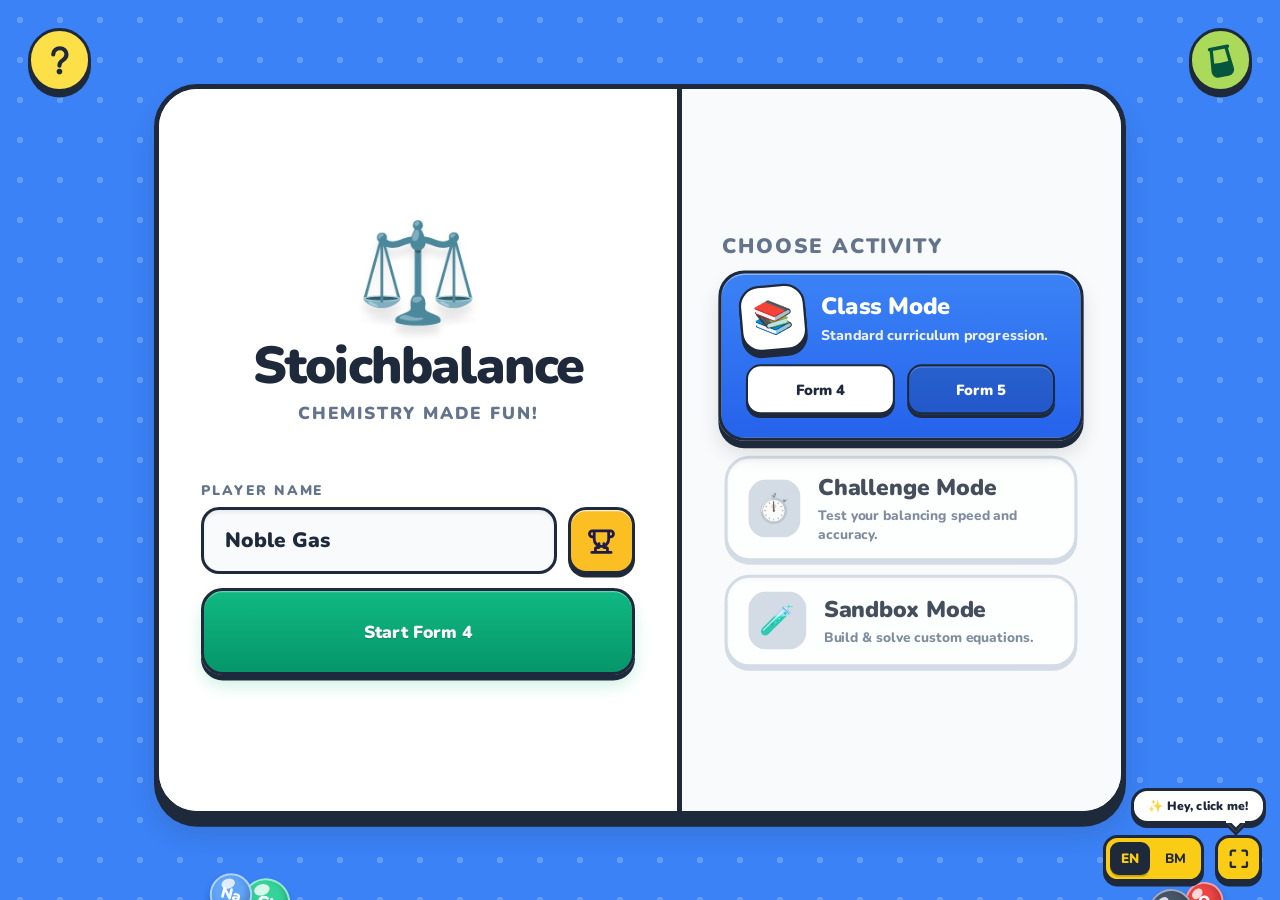
<file: index.html>
<!DOCTYPE html>
<html lang="en">
<head>
    <link rel="icon" href="data:,">
    <meta charset="UTF-8">
    <meta name="viewport" content="width=device-width, initial-scale=1.0, maximum-scale=1.0, user-scalable=no">
    <title>Stoichbalance - Fun Chemistry UI</title>
    <link href="https://fonts.googleapis.com/css2?family=Nunito:wght@700;800;900&display=swap" rel="stylesheet">
    <link rel="stylesheet" href="css/levels.css?v=1792981377">
    <link rel="stylesheet" href="css/style.css?v=1793787661">
    <script src="js/translations.js"></script>
    <script src="js/audio_assets.js"></script>
    <!-- EXPERIMENTAL DEPTH LAYER (Remove to revert) -->
    <link rel="stylesheet" href="css/experimental_depth.css">

<script>
// Unified Audio Engine and Page Transitions
const AudioCtxClass = window.AudioContext || window.webkitAudioContext;
let audioCtx = null;

window.initAudio = function() {
    if (!audioCtx) {
        audioCtx = new AudioCtxClass();
        window.audioCtx = audioCtx;
    }
    if (audioCtx.state === 'suspended') {
        audioCtx.resume();
    }
    return audioCtx;
};

// Ensure audio context is unlocked on first interaction anywhere
const audioUnlockEvents = ['click', 'pointerdown', 'touchstart', 'mousedown', 'keydown'];
audioUnlockEvents.forEach(evt => {
    document.addEventListener(evt, () => {
        window.initAudio();
    }, {passive: true, once: false});
});

window.playSound = function(type) {
    if (!audioCtx) window.initAudio();
    if (audioCtx && audioCtx.state === 'suspended') {
        audioCtx.resume();
    }
    
    try {
        const osc = audioCtx.createOscillator();
        const gainNode = audioCtx.createGain();
        osc.connect(gainNode);
        gainNode.connect(audioCtx.destination);
        
        if (type === 'start') {
            if (window.__AUDIO_ASSETS && window.__AUDIO_ASSETS.start) {
                try {
                    const audio = new Audio(window.__AUDIO_ASSETS.start);
                    audio.volume = 0.85;
                    audio.play().catch(e => console.warn("HTML5 audio playback notice:", e));
                } catch(e){}
            }
            // Rich, resonant laboratory power-on chord (C4, G4, C5, E5)
            const t0 = audioCtx.currentTime;
            const chord = [261.63, 392.00, 523.25, 659.25];
            chord.forEach((freq, idx) => {
                const noteOsc = audioCtx.createOscillator();
                const noteGain = audioCtx.createGain();
                noteOsc.type = idx < 2 ? 'triangle' : 'sine';
                noteOsc.frequency.setValueAtTime(freq, t0 + idx * 0.035);
                noteGain.gain.setValueAtTime(0.001, t0 + idx * 0.035);
                noteGain.gain.linearRampToValueAtTime(0.32, t0 + idx * 0.035 + 0.02);
                noteGain.gain.exponentialRampToValueAtTime(0.001, t0 + idx * 0.035 + 0.38);
                noteOsc.connect(noteGain);
                noteGain.connect(audioCtx.destination);
                noteOsc.start(t0 + idx * 0.035);
                noteOsc.stop(t0 + idx * 0.035 + 0.38);
            });
            return;
        } else if (type === 'retro-select' || type === 'level-launch') {
            if (window.__AUDIO_ASSETS && window.__AUDIO_ASSETS.retroSelect) {
                try {
                    const audio = new Audio(window.__AUDIO_ASSETS.retroSelect);
                    audio.volume = 0.85;
                    audio.play().catch(e => console.warn("HTML5 audio playback notice:", e));
                } catch(e){}
            }
            // Completely unique arcade level-launch ascending sparkle chime (F5 -> A5 -> C6 -> E6 glide)
            const t0 = audioCtx.currentTime;
            const arpeggio = [698.46, 880.00, 1046.50, 1318.51];
            arpeggio.forEach((freq, idx) => {
                const o = audioCtx.createOscillator();
                const g = audioCtx.createGain();
                o.type = idx === 3 ? 'sine' : 'triangle';
                o.frequency.setValueAtTime(freq, t0 + idx * 0.045);
                if (idx === 3) {
                    o.frequency.exponentialRampToValueAtTime(1760.0, t0 + idx * 0.045 + 0.22);
                }
                g.gain.setValueAtTime(0.001, t0 + idx * 0.045);
                g.gain.linearRampToValueAtTime(0.36, t0 + idx * 0.045 + 0.015);
                g.gain.exponentialRampToValueAtTime(0.001, t0 + idx * 0.045 + 0.28);
                o.connect(g);
                g.connect(audioCtx.destination);
                o.start(t0 + idx * 0.045);
                o.stop(t0 + idx * 0.045 + 0.28);
            });
            return;
        } else if (type === 'select') {
            // Warm tactile wooden marimba tap
            osc.type = 'sine';
            osc.frequency.setValueAtTime(480, audioCtx.currentTime);
            osc.frequency.exponentialRampToValueAtTime(320, audioCtx.currentTime + 0.08);
            gainNode.gain.setValueAtTime(0.001, audioCtx.currentTime);
            gainNode.gain.linearRampToValueAtTime(0.15, audioCtx.currentTime + 0.01);
            gainNode.gain.exponentialRampToValueAtTime(0.001, audioCtx.currentTime + 0.08);
            osc.start();
            osc.stop(audioCtx.currentTime + 0.08);
        } else if (type === 'swoosh') {
            // "expandinga nd collasping ethe element tray and teh prf beaker, it shoudl have a swoosh sound instead"
            // Simulate swoosh with a fast filtered noise burst or a rapid low sine sweep
            osc.type = 'sine';
            osc.frequency.setValueAtTime(100, audioCtx.currentTime);
            osc.frequency.exponentialRampToValueAtTime(400, audioCtx.currentTime + 0.15);
            gainNode.gain.setValueAtTime(0, audioCtx.currentTime);
            gainNode.gain.linearRampToValueAtTime(0.3, audioCtx.currentTime + 0.05);
            gainNode.gain.linearRampToValueAtTime(0, audioCtx.currentTime + 0.2);
            osc.start();
            osc.stop(audioCtx.currentTime + 0.2);
        } else if (type === 'drop') {
            // "change teh audio of adding stuff n to teh drop box" - plop sound
            osc.type = 'sine';
            osc.frequency.setValueAtTime(200, audioCtx.currentTime);
            osc.frequency.exponentialRampToValueAtTime(800, audioCtx.currentTime + 0.05);
            gainNode.gain.setValueAtTime(0.3, audioCtx.currentTime);
            gainNode.gain.exponentialRampToValueAtTime(0.01, audioCtx.currentTime + 0.1);
            osc.start();
            osc.stop(audioCtx.currentTime + 0.1);
        } else if (type === 'remove') {
            // "removing them" - reverse plop
            osc.type = 'sine';
            osc.frequency.setValueAtTime(800, audioCtx.currentTime);
            osc.frequency.exponentialRampToValueAtTime(200, audioCtx.currentTime + 0.05);
            gainNode.gain.setValueAtTime(0.3, audioCtx.currentTime);
            gainNode.gain.exponentialRampToValueAtTime(0.01, audioCtx.currentTime + 0.1);
            osc.start();
            osc.stop(audioCtx.currentTime + 0.1);
        } else if (type === 'trash') {
            osc.type = 'sawtooth';
            osc.frequency.setValueAtTime(200, audioCtx.currentTime);
            osc.frequency.exponentialRampToValueAtTime(50, audioCtx.currentTime + 0.2);
            gainNode.gain.setValueAtTime(0.3, audioCtx.currentTime);
            gainNode.gain.exponentialRampToValueAtTime(0.01, audioCtx.currentTime + 0.2);
            osc.start();
            osc.stop(audioCtx.currentTime + 0.2);
        } else if (type === 'success') {
            osc.type = 'sine';
            osc.frequency.setValueAtTime(523.25, audioCtx.currentTime); // C5
            osc.frequency.setValueAtTime(659.25, audioCtx.currentTime + 0.1); // E5
            osc.frequency.setValueAtTime(783.99, audioCtx.currentTime + 0.2); // G5
            osc.frequency.setValueAtTime(1046.50, audioCtx.currentTime + 0.3); // C6
            gainNode.gain.setValueAtTime(0.2, audioCtx.currentTime);
            gainNode.gain.exponentialRampToValueAtTime(0.01, audioCtx.currentTime + 0.8);
            osc.start();
            osc.stop(audioCtx.currentTime + 0.8);
        } else if (type === 'sad') {
            osc.type = 'sawtooth';
            osc.frequency.setValueAtTime(300, audioCtx.currentTime);
            osc.frequency.exponentialRampToValueAtTime(100, audioCtx.currentTime + 0.5);
            gainNode.gain.setValueAtTime(0.2, audioCtx.currentTime);
            gainNode.gain.exponentialRampToValueAtTime(0.01, audioCtx.currentTime + 0.5);
            osc.start();
            osc.stop(audioCtx.currentTime + 0.5);
        } else if (type === 'hint') {
            osc.type = 'square';
            osc.frequency.setValueAtTime(800, audioCtx.currentTime);
            osc.frequency.setValueAtTime(1200, audioCtx.currentTime + 0.1);
            gainNode.gain.setValueAtTime(0.1, audioCtx.currentTime);
            gainNode.gain.exponentialRampToValueAtTime(0.01, audioCtx.currentTime + 0.3);
            osc.start();
            osc.stop(audioCtx.currentTime + 0.3);
        } else if (type === 'back' || type === 'page') {
            osc.type = 'triangle';
            osc.frequency.setValueAtTime(500, audioCtx.currentTime);
            osc.frequency.exponentialRampToValueAtTime(300, audioCtx.currentTime + 0.15);
            gainNode.gain.setValueAtTime(0.3, audioCtx.currentTime);
            gainNode.gain.exponentialRampToValueAtTime(0.01, audioCtx.currentTime + 0.15);
            osc.start();
            osc.stop(audioCtx.currentTime + 0.15);
        } else if (type === 'click') {
            osc.type = 'sine';
            osc.frequency.setValueAtTime(600, audioCtx.currentTime);
            osc.frequency.exponentialRampToValueAtTime(300, audioCtx.currentTime + 0.1);
            gainNode.gain.setValueAtTime(0.2, audioCtx.currentTime);
            gainNode.gain.exponentialRampToValueAtTime(0.01, audioCtx.currentTime + 0.1);
            osc.start();
            osc.stop(audioCtx.currentTime + 0.1);
        } else {
            // Default
            osc.type = 'sine';
            osc.frequency.setValueAtTime(400, audioCtx.currentTime);
            gainNode.gain.setValueAtTime(0.1, audioCtx.currentTime);
            gainNode.gain.exponentialRampToValueAtTime(0.01, audioCtx.currentTime + 0.1);
            osc.start();
            osc.stop(audioCtx.currentTime + 0.1);
        }
    } catch(e) {
        console.warn("Audio generation failed", e);
    }
};

// PAGE TRANSITION LOGIC
window.transitionTo = function(url) {
    let overlay = document.getElementById('iris-wipe-overlay');
    if(overlay) {
        overlay.classList.remove('open');
    }
    setTimeout(() => { window.location.href = url; }, 480);
};

window.addEventListener('load', () => {
    let overlay = document.getElementById('iris-wipe-overlay');
    if(overlay) {
        overlay.classList.add('open');
    }
});

</script>
</head>
<body>
    <div id="iris-wipe-overlay"></div>


    <!-- HIGH-INTENSITY DYNAMIC BACKGROUNDS -->
    <div class="bg-layer bg-blue active-bg" id="bg-class"></div>
    <div class="bg-layer bg-orange" id="bg-challenge"></div>
    <div class="bg-layer bg-green" id="bg-form5"></div>
    <div class="bg-layer bg-purple" id="bg-sandbox"></div>

    <!-- INTERACTIVE CHEMISTRY CANVAS -->
    <div id="particle-canvas"></div>

    <!-- Fun Chunky Widgets -->
    <button class="fun-widget widget-left interactive" onclick="startHomeSpotlightTour()" title="Interactive Tour & Guide" aria-label="Interactive Tour & Guide" data-i18n-title="tour_guide_btn">
        <svg viewBox="0 0 48 48" width="44" height="44" fill="none" style="display:block;">
            <path d="M16 17.5C16 13.3579 19.5817 10 24 10C28.4183 10 32 13.3579 32 17.5C32 20.8 29.8 23 26.5 25.2C24.5 26.6 23.5 28 23.5 31" stroke="#1e293b" stroke-width="5" stroke-linecap="round" stroke-linejoin="round"/>
            <circle cx="23.5" cy="38" r="3.4" fill="#1e293b"/>
        </svg>
    </button>

    <button id="btn-periodic-widget" class="fun-widget widget-right interactive" onclick="handlePeriodicWidgetClick()" title="Interactive Periodic Table" aria-label="Interactive Periodic Table" data-i18n-title="interactive_pt_btn">
        <svg viewBox="0 0 48 48" width="46" height="46" fill="none" style="display:block;">
            <g transform="rotate(-11 24 24)">
                <!-- Lip -->
                <rect x="11.5" y="8" width="25" height="4.2" rx="2" fill="#05553f"/>
                <!-- Liquid Fill in base -->
                <path d="M14.2 26.5 C19 27.8 29 27.8 33.8 26.5 L35.2 35.8 C35.8 39.2 33 42 29.5 42 H18.5 C15 42 12.2 39.2 12.8 35.8 Z" fill="#05553f"/>
                <!-- Beaker Contour Walls -->
                <path d="M15.2 11.5 L14.2 22 L12.8 35.8 C12.2 39.2 15 42 18.5 42 H29.5 C33 42 35.8 39.2 35.2 35.8 L33.8 22 L32.8 11.5" stroke="#05553f" stroke-width="3.8" stroke-linecap="round" stroke-linejoin="round"/>
            </g>
        </svg>
    </button>

    <!-- HIGHLY DESIGNED MAIN CONTAINER -->
    <div class="main-container">
        <!-- Glossy highlight overlay -->
        <div class="container-glare"></div>
        
        <!-- LEFT PANEL: BRANDING & START -->
        <div class="panel left-panel">
            <div class="brand-wrapper">
                <div class="logo-icon bounce-anim">⚖️</div>
                <h1 class="logo-title">Stoichbalance</h1>
                <p class="logo-subtitle" data-i18n="tagline">Chemistry Made Fun!</p>
            </div>
            
            <div class="launch-wrapper">
                <div class="input-group" style="position: relative;">
                    <label data-i18n="player_name_label">PLAYER NAME</label>
                    <div style="display: flex; gap: 12px; width: 100%; align-items: center;">
                        <div class="player-input-wrapper">
                            <input type="text" class="name-input interactive" id="player-name" placeholder="Type your name..." data-i18n-placeholder="player_name_placeholder" value="" autocomplete="off" onclick="window.handlePlayerNameClick(event)" onfocus="window.handlePlayerNameFocus(event)" onkeyup="filterProfiles()" style="width: 100%; text-align: left; height: 74px; box-sizing: border-box; padding: 0 3.8rem 0 1.4rem;">
                            <button type="button" id="player-dropdown-toggle-btn" class="player-dropdown-btn interactive" onclick="togglePlayerDropdown(event)" aria-label="Select saved player profile" title="Select saved player profile" data-i18n-title="player_profile_tooltip" style="display: none;">
                                <svg viewBox="0 0 24 24" width="20" height="20" fill="none" stroke="currentColor" stroke-width="3" stroke-linecap="round" stroke-linejoin="round">
                                    <polyline points="6 9 12 15 18 9"/>
                                </svg>
                            </button>
                            <!-- Profile Dropdown aligned directly beneath text box -->
                            <div id="profile-dropdown" style="display:none; position:absolute; top:calc(100% + 4px); left:0; width:100%; background:white; border:3.5px solid var(--dark-border); border-radius:18px; box-shadow:0 12px 28px rgba(0,0,0,0.22); z-index:100; max-height:220px; overflow-y:auto; flex-direction:column; padding: 6px; box-sizing: border-box;">
                                <!-- JS injected profiles -->
                            </div>
                        </div>
                        <button class="btn-stats interactive" id="challenge-stats-btn" onclick="openStatsModal()" title="Career Records & Achievements" data-i18n-title="career_records_tooltip" aria-label="Career Records">
                            <svg class="stats-btn-svg" viewBox="0 0 24 24" width="26" height="26" fill="none" stroke="currentColor" stroke-width="2.3" stroke-linecap="round" stroke-linejoin="round">
                                <path d="M6 9H4.5a2.5 2.5 0 0 1 0-5H6M18 9h1.5a2.5 2.5 0 0 0 0-5H18M4 22h16M10 14.66V17c0 .55-.45 1-1 1H8c-.55 0-1 .45-1 1v3h10v-3c0-.55-.45-1-1-1h-1c-.55 0-1-.45-1-1v-2.34M18 4H6v7a6 6 0 0 0 12 0V4z"/>
                            </svg>
                        </button>
                    </div>
                </div>
                
                <button class="btn-play interactive" id="main-play-btn" onclick="startGame()">
                    <span id="play-btn-text">Start Form 4</span>
                </button>
            </div>
        </div>

        <!-- RIGHT PANEL: MODE SELECTION -->
        <div class="panel right-panel">
            <h2 class="panel-title" data-i18n="choose_activity">Choose Activity</h2>
            
            <div class="modes-list">
                
                <!-- Class Mode -->
                <div class="mode-card card-blue interactive active-mode" id="mode-class" onclick="selectMode('class')">
                    <div class="mode-header">
                        <div class="mode-icon">📚</div>
                        <div class="mode-info">
                            <h3 class="mode-name" data-i18n="class_mode">Class Mode</h3>
                            <p class="mode-desc" data-i18n="class_desc">Standard curriculum progression.</p>
                        </div>
                    </div>
                    <div class="mode-options-wrapper">
                        <div class="mode-options-inner">
                            <div class="mode-options-content">
                                <button class="sub-btn interactive active-sub" onclick="selectSubOption(event, 'class', 'Form 4')" data-i18n="form4">Form 4</button>
                                <button class="sub-btn interactive" onclick="selectSubOption(event, 'class', 'Form 5')" data-i18n="form5">Form 5</button>
                            </div>
                        </div>
                    </div>
                </div>

                <!-- Challenge Mode -->
                <div class="mode-card card-orange interactive" id="mode-challenge" onclick="selectMode('challenge')">
                    <div class="mode-header">
                        <div class="mode-icon">⏱️</div>
                        <div class="mode-info">
                            <h3 class="mode-name" data-i18n="challenge_mode">Challenge Mode</h3>
                            <p class="mode-desc" data-i18n="challenge_desc">Test your balancing speed and accuracy.</p>
                        </div>
                    </div>
                    <div class="mode-options-wrapper">
                        <div class="mode-options-inner">
                            <div class="challenge-options-container">
                                <!-- Row 1: Difficulty Tiers -->
                                <div class="challenge-tiers-row">
                                    <button class="sub-btn interactive active-sub" onclick="selectSubOption(event, 'challenge', 'Easy')" data-i18n="easy">Easy</button>
                                    <button class="sub-btn interactive" onclick="selectSubOption(event, 'challenge', 'Medium')" data-i18n="medium">Medium</button>
                                    <button class="sub-btn interactive" onclick="selectSubOption(event, 'challenge', 'Hard')" data-i18n="hard">Hard</button>
                                </div>
                                
                                <!-- Row 2: Challenge Modifiers -->
                                <div class="home-modifiers-section" onclick="event.stopPropagation();">
                                    <div class="home-modifiers-header">
                                        <span class="home-modifiers-label" data-i18n="modifiers">
    <svg class="header-bolt-svg" viewBox="0 0 24 24" width="15" height="15" fill="#facc15">
        <path d="M13 2L3 14h9l-1 8 10-12h-9l1-8z"/>
    </svg>
    Modifiers
</span>
                                        <span class="home-multiplier-pill" id="home-multiplier-tag">1.0x STANDARD</span>
                                    </div>
                                    <div class="home-modifiers-grid">
    <button class="home-mod-pill interactive" id="home-mod-scale" onclick="toggleHomeModifier(event, 'scale')" type="button" title="Solve without the balance beam (+0.5x)" data-i18n-title="mod_scale_desc">
        <svg class="mod-icon-svg icon-scale" viewBox="0 0 24 24" width="18" height="18" fill="none" stroke="currentColor" stroke-width="2.2" stroke-linecap="round" stroke-linejoin="round">
            <path d="M12 3v17M5 8l7-3 7 3"/>
            <path d="M2 14l3-6 3 6a3 3 0 0 1-6 0zm14 0l3-6 3 6a3 3 0 0 1-6 0z"/>
            <path d="M8 21h8"/>
            <line x1="3" y1="3" x2="21" y2="21" stroke="#f87171" stroke-width="2.5" stroke-linecap="round"/>
        </svg>
        <span class="pill-text" data-i18n="mod_scale_name">No Scale</span>
    </button>
    <button class="home-mod-pill interactive" id="home-mod-hints" onclick="toggleHomeModifier(event, 'hints')" type="button" title="Solve without hints (+0.5x)" data-i18n-title="mod_hints_desc">
        <svg class="mod-icon-svg icon-hints" viewBox="0 0 24 24" width="18" height="18" fill="none" stroke="currentColor" stroke-width="2.2" stroke-linecap="round" stroke-linejoin="round">
            <path d="M9 18h6m-4 3h2m-5-8a6 6 0 1 1 8 0c-.8.8-1.5 2-1.5 3h-5c0-1-.7-2.2-1.5-3z"/>
            <line x1="3" y1="3" x2="21" y2="21" stroke="#f87171" stroke-width="2.5" stroke-linecap="round"/>
        </svg>
        <span class="pill-text" data-i18n="mod_hints_name">No Hints</span>
    </button>
    <button class="home-mod-pill interactive" id="home-mod-rush" onclick="toggleHomeModifier(event, 'rush')" type="button" title="90-second countdown rush (+0.5x)" data-i18n-title="mod_rush_desc">
        <svg class="mod-icon-svg icon-rush" viewBox="0 0 24 24" width="18" height="18" fill="none" stroke="currentColor" stroke-width="2.2" stroke-linecap="round" stroke-linejoin="round">
            <circle cx="12" cy="13" r="8"/>
            <path d="M12 9v4l2.5 2.5M10 2h4m-2 0v3"/>
        </svg>
        <span class="pill-text" data-i18n="mod_rush_name">90s Rush</span>
    </button>
</div>
</div>
                            </div>
                        </div>
                    </div>
                </div>

                <!-- Sandbox Mode -->
                <div class="mode-card card-purple interactive" id="mode-sandbox" onclick="selectMode('sandbox')">
                    <div class="mode-header">
                        <div class="mode-icon">🧪</div>
                        <div class="mode-info">
                            <h3 class="mode-name" data-i18n="sandbox_mode">Sandbox Mode</h3>
                            <p class="mode-desc" data-i18n="sandbox_desc">Build & solve custom equations.</p>
                        </div>
                    </div>
                    <div class="mode-options-wrapper">
                        <div class="mode-options-inner">
                            <div class="mode-options-content">
                                <button class="sub-btn interactive active-sub" onclick="selectSubOption(event, 'sandbox', 'Create Level')" data-i18n="create">Create</button>
                                <button class="sub-btn interactive" onclick="selectSubOption(event, 'sandbox', 'Select Levels')" data-i18n="levels">Levels</button>
                            </div>
                        </div>
                    </div>
                </div>

            </div>
        </div>

    </div>

<div id="sandbox-choice-modal" style="display:none !important; position:fixed; top:0; left:0; width:100vw; height:100vh; background:rgba(15, 23, 42, 0.85); z-index:999999; justify-content:center; align-items:center; backdrop-filter:blur(10px); padding:20px; box-sizing:border-box;">
    <div class="card" style="width:100%; max-width:920px; display:flex; flex-direction:column; gap:24px; background:#ffffff; border:4px solid #1e293b; padding:36px; border-radius:32px; box-shadow: 0 16px 40px rgba(0,0,0,0.3); position:relative; text-align:center;">
        <button class="interactive" onclick="if(typeof playSound !== 'undefined') playSound('click'); document.getElementById('sandbox-choice-modal').style.display='none';" style="position:absolute; top:22px; right:22px; background:#f1f5f9; border:3px solid #1e293b; color:#475569; font-weight:900; border-radius:14px; cursor:pointer; font-size:22px; width:44px; height:44px; display:flex; justify-content:center; align-items:center;">&times;</button>
        
        <div>
            <h3 style="font-size:36px; font-weight:900; color:#1e1b4b; margin:0; line-height:1.1;" data-i18n="sb_choice_title">How do you want to build?</h3>
            <p style="font-size:16px; font-weight:700; color:#64748b; margin:6px 0 0 0;" data-i18n="sb_choice_subtitle">Create custom chemical reactions using AI, the interactive periodic table, or manual text.</p>
        </div>

        <div style="display:grid; grid-template-columns: repeat(auto-fit, minmax(240px, 1fr)); gap:18px;">
            <!-- Choice 1: AI Level Creator -->
            <button class="interactive" onclick="if(typeof playSound !== 'undefined') playSound('click'); document.getElementById('sandbox-choice-modal').style.display='none'; window.openAiLevelModal();" style="display:flex; flex-direction:column; align-items:center; justify-content:center; gap:12px; padding:24px 20px; background:#faf5ff; color:#5b21b6; border:3.5px solid #1e293b; border-radius:24px; font-size:20px; font-weight:900; cursor:pointer; box-shadow:0 6px 0 #1e293b; transition:all 0.12s;">
                <div style="font-size:52px; line-height:1;">🤖</div>
                <div style="font-size:20px; font-weight:900;" data-i18n="sb_ai_title">AI Reaction Builder</div>
                <div style="font-size:13px; font-weight:700; color:#7c3aed; line-height:1.3;" data-i18n="sb_ai_desc">Type informal text or messy formulas. AI will structure and balance the level!</div>
            </button>

            <!-- Choice 2: Periodic Table Keyboard & Tactile Numpad -->
            <button class="interactive" onclick="if(typeof playSound !== 'undefined') playSound('click'); document.getElementById('sandbox-choice-modal').style.display='none'; window.openVirtualKeyboard();" style="display:flex; flex-direction:column; align-items:center; justify-content:center; gap:12px; padding:24px 20px; background:#eff6ff; color:#1e40af; border:3.5px solid #1e293b; border-radius:24px; font-size:20px; font-weight:900; cursor:pointer; box-shadow:0 6px 0 #1e293b; transition:all 0.12s;">
                <div style="font-size:52px; line-height:1;">📊</div>
                <div style="font-size:20px; font-weight:900;" data-i18n="sb_pt_title">Periodic Table & Numpad</div>
                <div style="font-size:13px; font-weight:700; color:#2563eb; line-height:1.3;" data-i18n="sb_pt_desc">Full 118-element periodic grid, auto-complete, and tactile laboratory keypad.</div>
            </button>

            <!-- Choice 3: Manual Text Boxes -->
            <button class="interactive" onclick="if(typeof playSound !== 'undefined') playSound('click'); document.getElementById('sandbox-choice-modal').style.display='none'; document.getElementById('sandbox-input-modal').style.display='flex'; document.getElementById('builder-reactants-container').innerHTML=''; document.getElementById('builder-products-container').innerHTML=''; window.builderHideSave(); window.builderAddBox('reactants'); window.builderAddBox('products');" style="display:flex; flex-direction:column; align-items:center; justify-content:center; gap:12px; padding:24px 20px; background:#f8fafc; color:#334155; border:3.5px solid #1e293b; border-radius:24px; font-size:20px; font-weight:900; cursor:pointer; box-shadow:0 6px 0 #1e293b; transition:all 0.12s;">
                <div style="font-size:52px; line-height:1;">⌨️</div>
                <div style="font-size:20px; font-weight:900;" data-i18n="sb_manual_title">Manual Text Boxes</div>
                <div style="font-size:13px; font-weight:700; color:#64748b; line-height:1.3;" data-i18n="sb_manual_desc">Classic separate input boxes for reactants and products.</div>
            </button>
        </div>

        <!-- Saved Levels Drawer -->
        <div id="choice-saved-levels-box" style="background:#f8fafc; border:2.5px solid #1e293b; border-radius:20px; padding:16px; text-align:left; display:flex; flex-direction:column; gap:10px;">
            <div style="display:flex; justify-content:space-between; align-items:center;">
                <span style="font-size:14px; font-weight:900; color:#1e293b;"><span data-i18n="sb_saved_title">📁 Saved Custom Levels</span> (<span id="choice-saved-count">0</span>)</span>
                <span style="font-size:12px; font-weight:700; color:#64748b;" data-i18n="sb_saved_hint">Click any saved level to play immediately</span>
            </div>
            <div id="choice-saved-levels-list" style="display:flex; gap:8px; flex-wrap:wrap; max-height:100px; overflow-y:auto;">
                <span style="font-size:13px; font-weight:700; color:#94a3b8;" data-i18n="sb_saved_empty">No saved custom levels yet. Use AI or the Periodic Table to build one!</span>
            </div>
        </div>
    </div>
</div>
<div id="sandbox-input-modal" style="display:none; position:fixed; top:0; left:0; width:100vw; height:100vh; background:rgba(15, 23, 42, 0.8); z-index:999999; justify-content:center; align-items:center; backdrop-filter:blur(8px);">
    <div class="card" style="width:100%; max-width:1100px; display:flex; flex-direction:column; gap:30px; background:#ffffff; border:4px solid #10b981; padding:40px; border-radius:32px; box-shadow: 0 10px 0 rgba(0,0,0,0.1); position:relative;">
        <button class="interactive" onclick="if(typeof playSound !== 'undefined') playSound('click'); document.getElementById('sandbox-input-modal').style.display='none';" style="position:absolute; top:25px; right:25px; background:#f1f5f9; border:4px solid #cbd5e1; color:#64748b; font-weight:900; border-radius:16px; cursor:pointer; font-size:24px; width:50px; height:50px; display:flex; justify-content:center; align-items:center;">&times;</button>
        
        <div style="text-align:center;">
            <h3 style="margin:0; font-size:42px; color:#064e3b; font-weight:900; letter-spacing:-1px;" data-i18n="builder_title">Visual Equation Builder</h3>
            <p style="font-size:20px; color:#10b981; font-weight:800; margin-top:5px;" data-i18n="builder_subtitle">Type elements or click the Table icon to insert them!</p>
        </div>
        
        <div style="display:flex; align-items:stretch; gap:20px; width:100%;">
            <!-- Reactants -->
            <div style="flex:1; background:#f8fafc; border:4px solid #e2e8f0; border-radius:24px; padding:20px;">
                <div style="display:flex; justify-content:space-between; align-items:center; margin-bottom:15px;">
                    <label style="font-size:24px; font-weight:900; color:#334155;" data-i18n="reactants">Reactants</label>
                    <button class="interactive" onclick="window.builderAddBox('reactants')" style="background:#3b82f6; color:white; border:none; border-radius:12px; width:40px; height:40px; font-size:24px; font-weight:900; cursor:pointer; box-shadow:0 4px 0 #2563eb;">+</button>
                </div>
                <div id="builder-reactants-container" style="display:flex; flex-wrap:wrap; gap:15px; align-items:center;"></div>
            </div>
            
            <div style="display:flex; align-items:center; justify-content:center; font-size:60px; font-weight:900; color:#94a3b8;">&rarr;</div>
            
            <!-- Products -->
            <div style="flex:1; background:#f8fafc; border:4px solid #e2e8f0; border-radius:24px; padding:20px;">
                <div style="display:flex; justify-content:space-between; align-items:center; margin-bottom:15px;">
                    <label style="font-size:24px; font-weight:900; color:#334155;" data-i18n="products">Products</label>
                    <button class="interactive" onclick="window.builderAddBox('products')" style="background:#3b82f6; color:white; border:none; border-radius:12px; width:40px; height:40px; font-size:24px; font-weight:900; cursor:pointer; box-shadow:0 4px 0 #2563eb;">+</button>
                </div>
                <div id="builder-products-container" style="display:flex; flex-wrap:wrap; gap:15px; align-items:center;"></div>
            </div>
        </div>
        
        <div style="display:flex; gap:20px; align-items:center;">
            <button class="interactive" onclick="window.openPeriodicPicker()" style="flex:0.5; background: #8b5cf6; color:white; border:none; padding:20px; font-size:24px; font-weight:900; border-radius:16px; cursor:pointer; box-shadow:0 6px 0 #6d28d9;"><span data-i18n="builder_insert_el">📊 Insert Element</span></button>
            <button class="interactive" onclick="window.builderCheck()" style="flex:1; background: #3b82f6; color:white; border:none; padding:20px; font-size:24px; font-weight:900; border-radius:16px; cursor:pointer; box-shadow:0 6px 0 #2563eb;"><span data-i18n="builder_check_eq">🔍 Check Equation</span></button>
            <button class="interactive" id="builder-save-btn" onclick="window.builderSaveAndPlay()" style="flex:1; display:none; background: #10b981; color:white; border:none; padding:20px; font-size:24px; font-weight:900; border-radius:16px; cursor:pointer; box-shadow:0 6px 0 #059669; animation: pulse 1s infinite;"><span data-i18n="builder_save_play">✅ Save & Play!</span></button>
        </div>
        
        <div id="builder-feedback" style="font-size:22px; font-weight:900; text-align:center; padding:15px; border-radius:16px; display:none;"></div>
    </div>
</div>
<div id="sandbox-virtual-modal" style="display:none; position:fixed; top:0; left:0; width:100vw; height:100vh; background:rgba(15, 23, 42, 0.85); z-index:999999; justify-content:center; align-items:center; backdrop-filter:blur(8px);">
    <div class="card vk-modal-card" id="sandbox-virtual-modal-card">
        
        <!-- Header (Presets removed as requested) -->
        <div class="vk-modal-header">
            <div style="display:flex; align-items:center; gap:10px;">
                <span style="font-size:28px;">🧪</span>
                <div>
                    <h3 style="margin:0; font-size:22px; color:#4c1d95; font-weight:900; line-height:1.1;" data-i18n="vk_header_title">Chemistry Keyboard & Equation Builder</h3>
                    <p style="margin:2px 0 0 0; font-size:12px; color:#6b21a8; font-weight:700;" data-i18n="vk_header_subtitle">Tap elements on the periodic table or type with your physical keyboard.</p>
                </div>
            </div>
        </div>

        <button class="interactive" onclick="if(typeof playSound !== 'undefined') playSound('click'); document.getElementById('sandbox-virtual-modal').style.display='none';" style="position:absolute; top:18px; right:20px; background:#f1f5f9; border:3px solid #cbd5e1; color:#64748b; font-weight:900; border-radius:14px; cursor:pointer; font-size:24px; width:44px; height:44px; display:flex; justify-content:center; align-items:center;">&times;</button>
        
        <!-- Interactive Equation Display Row with In-Box Red Backspace, Red Clear & AI Generator Buttons -->
        <div class="vk-equation-row">
            <!-- Main Equation Text Field with Integrated Red Backspace Button Inside -->
            <div class="vk-equation-input-box">
                <div id="vk-display" contenteditable="true" spellcheck="false" 
                    onkeydown="if(event.key==='Enter'){ event.preventDefault(); window.vkCheck(); }" 
                    oninput="window.updateVkKeypadState();" 
                    style="flex:1; border:none; outline:none; background:transparent; color:#0f172a; font-size:28px; font-weight:900; letter-spacing:1.5px; cursor:text; overflow-x:auto; white-space:nowrap; padding-right:8px;" 
                    title="Type directly with physical keyboard or click elements below"></div>
                
                <!-- Red Backspace Button INSIDE the equation text box with SVG & tactile animation -->
                <button type="button" class="interactive vk-backspace-btn" onclick="window.vkBackspace()" 
                    style="height:44px; padding:0 14px; background:#ef4444; border:2.5px solid #1e293b; border-radius:12px; color:#ffffff; font-size:13px; font-weight:900; box-shadow:0 3px 0 #991b1b; cursor:pointer; display:flex; align-items:center; gap:6px; flex-shrink:0;" 
                    title="Backspace: Delete previous character">
                    <svg viewBox="0 0 24 24" width="18" height="18" fill="none" stroke="currentColor" stroke-width="2.5" stroke-linecap="round" stroke-linejoin="round">
                        <path d="M21 4H8l-7 8 7 8h13a2 2 0 0 0 2-2V6a2 2 0 0 0-2-2z"/>
                        <line x1="18" y1="9" x2="12" y2="15"/>
                        <line x1="12" y1="9" x2="18" y2="15"/>
                    </svg>
                    <span data-i18n="back">Back</span>
                </button>
            </div>
            
            <!-- In-Textbox Actions: Prof. Bunsen AI Assistant with Hover Info Card -->
            <div class="prof-bunsen-wrapper">
                <button type="button" class="interactive btn-prof-bunsen" onclick="window.openAiLevelModal()" 
                    style="height:56px; padding:0 20px; background:linear-gradient(135deg, #7c3aed, #6366f1); border:3px solid #1e293b; border-radius:16px; color:#ffffff; font-size:14px; font-weight:900; box-shadow:0 4px 0 #1e293b; cursor:pointer; display:flex; align-items:center; gap:8px;" 
                    aria-label="Ask Prof. Bunsen">
                    <svg viewBox="0 0 24 24" width="20" height="20" fill="none" stroke="currentColor" stroke-width="2.3" stroke-linecap="round" stroke-linejoin="round">
                        <path d="m12 3-1.9 5.8a2 2 0 0 1-1.3 1.3L3 12l5.8 1.9a2 2 0 0 1 1.3 1.3L12 21l1.9-5.8a2 2 0 0 1 1.3-1.3L21 12l-5.8-1.9a2 2 0 0 1-1.3-1.3L12 3z"/>
                    </svg>
                    <span>Prof. Bunsen</span>
                </button>

                <!-- Floating Hover Info Card for Prof. Bunsen -->
                <div class="prof-bunsen-infocard">
                    <div style="position:absolute; top:-8px; right:42px; width:12px; height:12px; background:#ffffff; border-top:3.5px solid #1e293b; border-left:3.5px solid #1e293b; transform:rotate(45deg);"></div>
                    <div style="display:flex; align-items:center; justify-content:space-between; margin-bottom:6px;">
                        <div style="display:flex; align-items:center; gap:6px;">
                            <span style="font-size:18px;">🔥</span>
                            <span style="font-size:14px; font-weight:900; color:#1e1b4b;">Prof. Bunsen</span>
                        </div>
                        <span style="background:#ede9fe; color:#6d28d9; border:1.5px solid #c4b5fd; font-size:10px; font-weight:900; padding:2px 7px; border-radius:6px;" data-i18n="vk_bunsen_role">AI Chemist</span>
                    </div>
                    <p style="margin:0 0 10px 0; font-size:13px; font-weight:700; color:#475569; line-height:1.45;">
                        Prof. Bunsen is an advanced AI chemist that can help you turn your ideas into an equation.
                    </p>
                    <div style="display:flex; align-items:center; justify-content:space-between; border-top:1.5px dashed #e2e8f0; padding-top:8px;">
                        <span style="font-size:12px; font-weight:900; color:#7c3aed; display:inline-flex; align-items:center; gap:4px;">
                            <span>Click to talk!</span> <span>💬</span>
                        </span>
                        <span style="font-size:11px; font-weight:800; color:#94a3b8; background:#f8fafc; border:1px solid #cbd5e1; border-radius:5px; padding:1px 6px;" data-i18n="vk_tab_prompt">Prompt Assistant</span>
                    </div>
                </div>
            </div>
        </div>
        
        <div id="vk-feedback" style="font-size:15px; font-weight:800; text-align:center; padding:7px 14px; border-radius:12px; display:none;"></div>
        
        <!-- Two-Column Layout: Periodic Table (Left) + Customized Equation Numpad (Right) -->
        <div class="vk-two-col-layout">
            <!-- Left: Full 118-Element Interactive Periodic Table Grid -->
            <div class="vk-pt-column">
                <div id="vk-pt-grid" style="display:grid; grid-template-columns: repeat(18, minmax(0, 1fr)); grid-template-rows: repeat(9, minmax(0, 1fr)); gap:3px; width:100%; height:100%; align-items:stretch; justify-items:stretch;"></div>
            </div>
            
            <!-- Right: Sleek Neo-Brutalist Laboratory Control Keypad -->
            <div class="vk-right-panel">
                <!-- Header with Enlarged Quick Tutorial Card Above Keypad -->
                <div class="vk-guide-container">
                    <div class="vk-guide-header">
                        <div style="display:flex; align-items:center; gap:7px;">
                            <span style="font-size:18px;">🧪</span>
                            <span style="font-size:13.5px; font-weight:900; color:#0f172a; text-transform:uppercase; letter-spacing:0.8px;" data-i18n="vk_tab_keypad">Lab Keypad</span>
                        </div>
                        <span style="font-size:11px; font-weight:800; color:#64748b; background:#f1f5f9; padding:2px 8px; border-radius:6px; border:1px solid #cbd5e1;" data-i18n="vk_tab_tools">Tools</span>
                    </div>

                    <!-- Enlarged Quick Tutorial on How to Build an Equation -->
                    <div class="vk-guide-card">
                        <div style="display:flex; align-items:center; gap:7px; font-weight:900; font-size:13px; color:#1e1b4b; text-transform:uppercase; letter-spacing:0.8px; margin-bottom:5px; border-bottom:2px dashed #e2e8f0; padding-bottom:4px; flex-shrink:0;">
                            <div style="width:20px; height:20px; border-radius:6px; background:#ede9fe; color:#6d28d9; border:2px solid #1e293b; display:flex; align-items:center; justify-content:center; box-shadow:0 2px 0 #1e293b; flex-shrink:0;">
                                <svg viewBox="0 0 24 24" width="12" height="12" fill="none" stroke="currentColor" stroke-width="2.5" stroke-linecap="round" stroke-linejoin="round">
                                    <circle cx="12" cy="12" r="10"/>
                                    <line x1="12" y1="16" x2="12" y2="12"/>
                                    <line x1="12" y1="8" x2="12.01" y2="8"/>
                                </svg>
                            </div>
                            <span data-i18n="vk_guide_title" class="vk-guide-title-text">How to Build an Equation</span>
                        </div>
                        <div style="display:flex; flex-direction:column; gap:4px;">
                            <div style="display:flex; align-items:flex-start; gap:6px; line-height:1.3;">
                                <span class="vk-step-badge" style="background:#ede9fe; color:#6d28d9; border:2px solid #1e293b; font-weight:900; font-size:10.5px; width:18px; height:18px; border-radius:50%; display:flex; align-items:center; justify-content:center; flex-shrink:0; margin-top:1px;">1</span>
                                <div class="vk-step-text" style="font-size:11.5px; font-weight:700; color:#1e293b;">
                                    <span style="color:#6d28d9; font-weight:900;" data-i18n="vk_step1_label">Pick Elements:</span> Tap the <b style="color:#4f46e5;">Periodic Table</b> or click <b style="color:#7c3aed;">Prof. Bunsen</b> above.
                                </div>
                            </div>
                            <div style="display:flex; align-items:flex-start; gap:6px; line-height:1.3;">
                                <span class="vk-step-badge" style="background:#dbeafe; color:#1d4ed8; border:2px solid #1e293b; font-weight:900; font-size:10.5px; width:18px; height:18px; border-radius:50%; display:flex; align-items:center; justify-content:center; flex-shrink:0; margin-top:1px;">2</span>
                                <div class="vk-step-text" style="font-size:11.5px; font-weight:700; color:#1e293b;">
                                    <span style="color:#1d4ed8; font-weight:900;" data-i18n="vk_step2_label">Add Operators:</span> Use <b style="background:#dbeafe; color:#1d4ed8; padding:1px 4px; border-radius:4px; border:1px solid #93c5fd;">+</b> and <b style="background:#d1fae5; color:#047857; padding:1px 4px; border-radius:4px; border:1px solid #6ee7b7;">→</b> to split reactants & products.
                                </div>
                            </div>
                            <div style="display:flex; align-items:flex-start; gap:6px; line-height:1.3;">
                                <span class="vk-step-badge" style="background:#fef3c7; color:#b45309; border:2px solid #1e293b; font-weight:900; font-size:10.5px; width:18px; height:18px; border-radius:50%; display:flex; align-items:center; justify-content:center; flex-shrink:0; margin-top:1px;">3</span>
                                <div class="vk-step-text" style="font-size:11.5px; font-weight:700; color:#1e293b;">
                                    <span style="color:#b45309; font-weight:900;" data-i18n="vk_step3_label">Check & Solve:</span> Tap <b style="color:#d97706;">Check Equation</b> to balance or auto-complete.
                                </div>
                            </div>
                            <div style="display:flex; align-items:flex-start; gap:6px; line-height:1.3;">
                                <span class="vk-step-badge" style="background:#d1fae5; color:#047857; border:2px solid #1e293b; font-weight:900; font-size:10.5px; width:18px; height:18px; border-radius:50%; display:flex; align-items:center; justify-content:center; flex-shrink:0; margin-top:1px;">4</span>
                                <div class="vk-step-text" style="font-size:11.5px; font-weight:700; color:#1e293b;">
                                    <span style="color:#047857; font-weight:900;" data-i18n="vk_step4_label">Save to Play:</span> Tap <b style="color:#059669;">Save This Level</b> to store into your collection!
                                </div>
                            </div>
                        </div>
                    </div>
                </div>

                <!-- Unified Keypad Block (Numbers & Operators tightly joined together) -->
                <div class="vk-keypad-container">
                    <!-- Tactile 3D Numbers Grid -->
                    <div class="vk-keypad-grid">
                        <button type="button" class="interactive vk-num-btn" onclick="window.vkType('7')">7</button>
                        <button type="button" class="interactive vk-num-btn" onclick="window.vkType('8')">8</button>
                        <button type="button" class="interactive vk-num-btn" onclick="window.vkType('9')">9</button>
                        <button type="button" class="interactive vk-num-btn" onclick="window.vkType('4')">4</button>
                        <button type="button" class="interactive vk-num-btn" onclick="window.vkType('5')">5</button>
                        <button type="button" class="interactive vk-num-btn" onclick="window.vkType('6')">6</button>
                        <button type="button" class="interactive vk-num-btn" onclick="window.vkType('1')">1</button>
                        <button type="button" class="interactive vk-num-btn" onclick="window.vkType('2')">2</button>
                        <button type="button" class="interactive vk-num-btn" onclick="window.vkType('3')">3</button>
                        <button type="button" class="interactive vk-num-btn vk-paren-btn" onclick="window.vkType('(')">(</button>
                        <button type="button" class="interactive vk-num-btn" onclick="window.vkType('0')">0</button>
                        <button type="button" class="interactive vk-num-btn vk-paren-btn" onclick="window.vkType(')')">)</button>
                    </div>

                    <!-- Operators Row directly below numbers (+ Plus, → Yields, and Red Clear Button matching top style) -->
                    <div class="vk-op-grid">
                        <button type="button" class="interactive vk-op-btn vk-op-plus" onclick="window.vkType('+')" title="Add Plus Operator">
                            <span style="font-size:16px; line-height:1; font-weight:900;">+</span>
                            <span data-i18n="vk_btn_plus">Plus</span>
                        </button>
                        <button type="button" class="interactive vk-op-btn vk-op-arrow" id="vk-arrow-btn" onclick="window.vkType('->')" title="Add Reaction Yields Arrow">
                            <span style="font-size:18px; line-height:1; font-weight:900;">→</span>
                            <span data-i18n="vk_btn_yields">Yields</span>
                        </button>
                        <button type="button" class="interactive vk-op-btn vk-clear-btn" onclick="window.vkClear()" 
                            title="Clear entire equation">
                            <svg viewBox="0 0 24 24" width="16" height="16" fill="none" stroke="currentColor" stroke-width="2.5" stroke-linecap="round" stroke-linejoin="round">
                                <polyline points="3 6 5 6 21 6"/>
                                <path d="M19 6v14a2 2 0 0 1-2 2H7a2 2 0 0 1-2-2V6m3 0V4a2 2 0 0 1 2-2h4a2 2 0 0 1 2 2v2"/>
                                <line x1="10" y1="11" x2="10" y2="17"/>
                                <line x1="14" y1="11" x2="14" y2="17"/>
                            </svg>
                            <span>Clear</span>
                        </button>
                    </div>
                </div>

                <!-- Dynamic Morphing Check / Save Action Button -->
                <div class="vk-action-wrapper">
                    <button type="button" id="vk-check-btn" class="interactive vk-solve-btn" onclick="window.onVkMainBtnClick()" 
                        data-mode="check"
                        style="display:none;" 
                        title="Check, solve, or let AI auto-complete your reaction">
                        <svg viewBox="0 0 24 24" width="19" height="19" fill="none" stroke="currentColor" stroke-width="2.5" stroke-linecap="round" stroke-linejoin="round">
                            <path d="M22 11.08V12a10 10 0 1 1-5.93-9.14"/>
                            <polyline points="22 4 12 14.01 9 11.01"/>
                        </svg>
                        <span id="vk-check-btn-text" data-i18n="vk_btn_check">Check Equation</span>
                    </button>
                </div>
            </div>
        </div>
    </div>
</div>
<style>
/* Tactile Button Animations for Backspace, Prof. Bunsen and AI Modal */
.vk-backspace-btn {
    transition: transform 0.12s cubic-bezier(0.34, 1.56, 0.64, 1), box-shadow 0.12s cubic-bezier(0.34, 1.56, 0.64, 1), background 0.12s ease !important;
}
.vk-backspace-btn:hover {
    transform: translateY(-2.5px);
    box-shadow: 0 5px 0 #991b1b !important;
    background: #dc2626 !important;
}
.vk-backspace-btn:active {
    transform: translateY(3px);
    box-shadow: 0 0 0 transparent !important;
}

.prof-bunsen-wrapper {
    position: relative;
    display: inline-flex;
    align-items: center;
}
.btn-prof-bunsen {
    transition: transform 0.14s cubic-bezier(0.34, 1.56, 0.64, 1), box-shadow 0.14s cubic-bezier(0.34, 1.56, 0.64, 1), filter 0.12s ease !important;
}
.btn-prof-bunsen:hover {
    transform: translateY(-3px) scale(1.02);
    box-shadow: 0 7px 0 #1e293b !important;
    filter: brightness(1.08);
}
.btn-prof-bunsen:active {
    transform: translateY(4px) scale(0.98);
    box-shadow: 0 0 0 transparent !important;
}

/* Floating Hover Info Card for Prof. Bunsen */
.prof-bunsen-infocard {
    position: absolute;
    top: calc(100% + 12px);
    right: 0;
    width: 310px;
    background: #ffffff;
    border: 3.5px solid #1e293b;
    border-radius: 20px;
    padding: 14px 16px;
    box-shadow: 0 16px 36px rgba(30, 27, 75, 0.28), 0 5px 0 #1e293b;
    z-index: 999999;
    box-sizing: border-box;
    opacity: 0;
    visibility: hidden;
    transform: translateY(-8px) scale(0.95);
    pointer-events: none;
    transition: opacity 0.18s ease, transform 0.18s cubic-bezier(0.34, 1.56, 0.64, 1), visibility 0.18s;
}
.prof-bunsen-wrapper:hover .prof-bunsen-infocard {
    opacity: 1;
    visibility: visible;
    transform: translateY(0) scale(1);
    pointer-events: auto;
}

/* Prof. Bunsen Modal Buttons Animations */
#sandbox-ai-modal .ai-modal-close-x {
    transition: transform 0.14s ease, background 0.12s ease !important;
}
#sandbox-ai-modal .ai-modal-close-x:hover {
    transform: translateY(-2px) rotate(90deg) !important;
    background: #fee2e2 !important;
    color: #dc2626 !important;
}
#sandbox-ai-modal .ai-modal-close-x:active {
    transform: translateY(2px) rotate(90deg) !important;
}

#sandbox-ai-modal .bunsen-new-chat-btn {
    transition: transform 0.12s ease, box-shadow 0.12s ease, background 0.12s ease !important;
}
#sandbox-ai-modal .bunsen-new-chat-btn:hover {
    transform: translateY(-2px) !important;
    box-shadow: 0 4px 0 #94a3b8 !important;
    background: #f1f5f9 !important;
    color: #0f172a !important;
}
#sandbox-ai-modal .bunsen-new-chat-btn:active {
    transform: translateY(2px) !important;
    box-shadow: 0 0 0 transparent !important;
}

#sandbox-ai-modal .ai-idea-chip {
    transition: transform 0.12s cubic-bezier(0.34, 1.56, 0.64, 1), box-shadow 0.12s cubic-bezier(0.34, 1.56, 0.64, 1), border-color 0.12s ease, background 0.12s ease !important;
}
#sandbox-ai-modal .ai-idea-chip:hover {
    transform: translateY(-2.5px);
    box-shadow: 0 4px 0 #94a3b8 !important;
    border-color: #94a3b8 !important;
    background: #f1f5f9 !important;
    color: #0f172a !important;
}
#sandbox-ai-modal .ai-idea-chip:active {
    transform: translateY(2px);
    box-shadow: 0 0 0 transparent !important;
}

#sandbox-ai-modal .ai-generate-btn {
    transition: transform 0.14s cubic-bezier(0.34, 1.56, 0.64, 1), box-shadow 0.14s cubic-bezier(0.34, 1.56, 0.64, 1), filter 0.12s ease !important;
}
#sandbox-ai-modal .ai-generate-btn:hover {
    transform: translateY(-3px) scale(1.02);
    box-shadow: 0 7px 0 #3b0764 !important;
    filter: brightness(1.1);
}
#sandbox-ai-modal .ai-generate-btn:active {
    transform: translateY(4px) scale(0.98);
    box-shadow: 0 0 0 transparent !important;
}

#sandbox-ai-modal .ai-save-btn {
    transition: transform 0.12s cubic-bezier(0.34, 1.56, 0.64, 1), box-shadow 0.12s cubic-bezier(0.34, 1.56, 0.64, 1), filter 0.12s ease !important;
}
#sandbox-ai-modal .ai-save-btn:hover {
    transform: translateY(-2px);
    box-shadow: 0 5px 0 #047857 !important;
    filter: brightness(1.08);
}
#sandbox-ai-modal .ai-save-btn:active {
    transform: translateY(3px);
    box-shadow: 0 0 0 transparent !important;
}

#sandbox-ai-modal .ai-play-btn {
    transition: transform 0.14s cubic-bezier(0.34, 1.56, 0.64, 1), box-shadow 0.14s cubic-bezier(0.34, 1.56, 0.64, 1), filter 0.12s ease !important;
}
#sandbox-ai-modal .ai-play-btn:hover {
    transform: translateY(-2.5px);
    box-shadow: 0 6px 0 #047857 !important;
    filter: brightness(1.08);
}
#sandbox-ai-modal .ai-play-btn:active {
    transform: translateY(4px);
    box-shadow: 0 0 0 transparent !important;
}

#sandbox-ai-modal .ai-edit-btn {
    transition: transform 0.12s cubic-bezier(0.34, 1.56, 0.64, 1), box-shadow 0.12s cubic-bezier(0.34, 1.56, 0.64, 1), background 0.12s ease !important;
}
#sandbox-ai-modal .ai-edit-btn:hover {
    transform: translateY(-2px);
    box-shadow: 0 5px 0 #1e293b !important;
    background: #ddd6fe !important;
}
#sandbox-ai-modal .ai-edit-btn:active {
    transform: translateY(3px);
    box-shadow: 0 0 0 transparent !important;
}

#sandbox-ai-modal .ai-saved-play-btn {
    transition: transform 0.1s ease, box-shadow 0.1s ease !important;
}
#sandbox-ai-modal .ai-saved-play-btn:hover {
    transform: translateY(-1.5px);
    box-shadow: 0 3px 0 #047857 !important;
}
#sandbox-ai-modal .ai-saved-play-btn:active {
    transform: translateY(2px);
    box-shadow: 0 0 0 transparent !important;
}

#sandbox-ai-modal .ai-saved-del-btn {
    transition: transform 0.1s ease, box-shadow 0.1s ease, background 0.1s ease !important;
}
#sandbox-ai-modal .ai-saved-del-btn:hover {
    transform: translateY(-1.5px);
    box-shadow: 0 3px 0 #991b1b !important;
    background: #fecaca !important;
}
#sandbox-ai-modal .ai-saved-del-btn:active {
    transform: translateY(2px);
    box-shadow: 0 0 0 transparent !important;
}
/* Prof. Bunsen Conversational Chat Styling */
@keyframes bunsenTypingBounce {
    0%, 80%, 100% { transform: scale(0.6); opacity: 0.4; }
    40% { transform: scale(1.1); opacity: 1; }
}
.bunsen-dot {
    width: 8px;
    height: 8px;
    background: #7c3aed;
    border-radius: 50%;
    display: inline-block;
    animation: bunsenTypingBounce 1.4s infinite ease-in-out both;
}
.bunsen-dot:nth-child(1) { animation-delay: -0.32s; }
.bunsen-dot:nth-child(2) { animation-delay: -0.16s; }

.bunsen-bubble-assistant,
.bunsen-bubble-typing {
    display: flex;
    gap: 12px;
    align-items: flex-start;
    max-width: 90%;
    align-self: flex-start;
}
.bunsen-bubble-assistant .bubble-card {
    background: #ffffff;
    border: 3px solid #1e293b;
    border-radius: 4px 20px 20px 20px;
    padding: 14px 18px;
    box-shadow: 0 4px 0 #cbd5e1;
    color: #1e293b;
    font-size: 14.5px;
    line-height: 1.5;
    font-weight: 700;
}
.bunsen-bubble-user {
    align-self: flex-end;
    max-width: 82%;
    background: #3730a3;
    color: #ffffff;
    border: 3px solid #1e293b;
    border-radius: 20px 20px 4px 20px;
    padding: 12px 18px;
    font-size: 14.5px;
    font-weight: 800;
    line-height: 1.45;
    box-shadow: 0 4px 0 #1e1b4b;
    word-break: break-word;
}
.bunsen-reaction-card {
    margin-top: 12px;
    background: #f8fafc;
    border: 2.5px solid #1e293b;
    border-radius: 16px;
    padding: 14px;
    box-shadow: 0 3px 0 #cbd5e1;
}
.bunsen-btn-primary {
    transition: transform 0.12s cubic-bezier(0.34, 1.56, 0.64, 1), box-shadow 0.12s ease !important;
}
.bunsen-btn-primary:hover {
    transform: translateY(-2px);
    box-shadow: 0 5px 0 #047857 !important;
}
.bunsen-btn-primary:active {
    transform: translateY(2px);
    box-shadow: 0 0 0 transparent !important;
}
.bunsen-btn-secondary {
    transition: transform 0.12s cubic-bezier(0.34, 1.56, 0.64, 1), box-shadow 0.12s ease !important;
}
.bunsen-btn-secondary:hover {
    transform: translateY(-2px);
    box-shadow: 0 5px 0 #1e293b !important;
}
.bunsen-btn-secondary:active {
    transform: translateY(2px);
    box-shadow: 0 0 0 transparent !important;
}

.vk-preset-chip {
    background: #f1f5f9;
    color: #334155;
    border: 2px solid #cbd5e1;
    border-radius: 999px;
    padding: 3px 10px;
    font-size: 12px;
    font-weight: 800;
    cursor: pointer;
    transition: all 0.15s ease;
}
.vk-preset-chip:hover {
    background: #8b5cf6;
    color: #ffffff;
    border-color: #7c3aed;
    transform: translateY(-2px);
}
/* Chemistry Virtual Modal & Neo-Brutalist Layout */
.vk-modal-card {
    width: 96vw;
    max-width: 1600px;
    height: 94vh;
    max-height: 920px;
    display: flex;
    flex-direction: column;
    gap: 10px;
    background: #ffffff;
    border: 4px solid #8b5cf6;
    padding: 16px 22px;
    border-radius: 28px;
    box-shadow: 0 16px 36px rgba(0, 0, 0, 0.25);
    position: relative;
    box-sizing: border-box;
    overflow: hidden;
}

.vk-modal-header {
    display: flex;
    justify-content: space-between;
    align-items: center;
    flex-wrap: wrap;
    gap: 8px;
    padding-right: 50px;
    flex-shrink: 0;
}

.vk-equation-row {
    display: flex;
    align-items: center;
    gap: 10px;
    width: 100%;
    box-sizing: border-box;
    flex-shrink: 0;
}

.vk-equation-input-box {
    flex: 1;
    position: relative;
    display: flex;
    align-items: center;
    min-height: 52px;
    border: 3.5px solid #8b5cf6;
    border-radius: 18px;
    background: #f8fafc;
    box-shadow: inset 0 2px 6px rgba(0,0,0,0.06);
    padding: 4px 8px 4px 18px;
    box-sizing: border-box;
}

.vk-two-col-layout {
    display: flex;
    gap: 14px;
    flex: 1;
    min-height: 0;
    align-items: stretch;
    overflow: hidden;
}

.vk-pt-column {
    flex: 3.7;
    min-width: 0;
    min-height: 0;
    display: flex;
    flex-direction: column;
    background: #ffffff;
    border: 3.5px solid #cbd5e1;
    border-radius: 20px;
    padding: 10px;
    box-shadow: 0 6px 0 #94a3b8;
    overflow: hidden;
}

.vk-right-panel {
    flex: 1.15;
    min-width: 290px;
    max-width: 380px;
    min-height: 0;
    display: flex;
    flex-direction: column;
    justify-content: space-between;
    gap: 6px;
    background: #ffffff;
    padding: 10px 12px;
    border-radius: 22px;
    border: 3.5px solid #1e293b;
    box-shadow: 0 6px 0 #1e293b;
    box-sizing: border-box;
    overflow: hidden;
}

.vk-guide-container {
    display: flex;
    flex-direction: column;
    gap: 5px;
    min-height: 0;
    flex: 0 0 auto;
    overflow: hidden;
}

.vk-guide-card {
    background: #ffffff;
    border: 2.5px solid #1e293b;
    border-radius: 14px;
    padding: 8px 10px;
    box-shadow: 0 3px 0 #1e293b;
    overflow-y: auto;
    min-height: 0;
    flex: 0 0 auto;
    height: auto;
    scrollbar-width: thin;
    scrollbar-color: #cbd5e1 transparent;
}
.vk-guide-card::-webkit-scrollbar {
    width: 4px;
}
.vk-guide-card::-webkit-scrollbar-thumb {
    background: #cbd5e1;
    border-radius: 4px;
}

.vk-keypad-container {
    display: flex;
    flex-direction: column;
    gap: 4px;
    margin: 0;
    flex-shrink: 0;
}

.vk-keypad-grid {
    display: grid;
    grid-template-columns: repeat(3, 1fr);
    gap: 4px;
    flex-shrink: 0;
}

.vk-op-grid {
    display: grid;
    grid-template-columns: 1fr 1fr 1fr;
    gap: 4px;
    flex-shrink: 0;
}

.vk-action-wrapper {
    display: flex;
    flex-direction: column;
    gap: 4px;
    margin-top: 0;
    flex-shrink: 0;
}

/* Tactile 3D Buttons */
.vk-num-btn {
    background: #f8fafc;
    color: #0f172a;
    border: 2.5px solid #1e293b;
    border-radius: 12px;
    font-size: clamp(14px, 2.2vh, 20px);
    font-weight: 900;
    cursor: pointer;
    box-shadow: 0 3.5px 0 #1e293b;
    display: flex;
    align-items: center;
    justify-content: center;
    height: clamp(28px, 4.4vh, 40px);
    min-height: 0;
    transition: all 0.1s ease;
    box-sizing: border-box;
}
.vk-num-btn:hover {
    background: #ffffff;
    transform: translateY(-2px);
    box-shadow: 0 5px 0 #1e293b;
}
.vk-num-btn:active {
    transform: translateY(2px);
    box-shadow: 0 1px 0 #1e293b;
}
.vk-paren-btn {
    background: #ede9fe !important;
    color: #5b21b6 !important;
}

.vk-op-btn {
    border: 2.5px solid #1e293b;
    border-radius: 12px;
    font-size: clamp(11px, 1.6vh, 13px);
    font-weight: 900;
    box-shadow: 0 3.5px 0 #1e293b;
    height: clamp(30px, 4.6vh, 40px);
    min-height: 0;
    cursor: pointer;
    display: flex;
    align-items: center;
    justify-content: center;
    gap: 4px;
    transition: all 0.1s ease;
    box-sizing: border-box;
}
.vk-op-btn:hover {
    filter: brightness(1.08);
    transform: translateY(-2px);
    box-shadow: 0 5px 0 #1e293b;
}
.vk-op-btn:active {
    transform: translateY(2px);
    box-shadow: 0 1px 0 #1e293b;
}
.vk-op-plus {
    background: #3b82f6;
    color: #ffffff;
}
.vk-op-arrow {
    background: #10b981;
    color: #ffffff;
}
.vk-clear-btn {
    background: #fee2e2;
    color: #dc2626;
    box-shadow: 0 3.5px 0 #991b1b;
}
.vk-clear-btn:hover {
    background: #fecdd3;
    box-shadow: 0 5px 0 #991b1b;
}
.vk-clear-btn:active {
    box-shadow: 0 1px 0 #991b1b;
}

.vk-solve-btn {
    background: #f59e0b;
    color: #1e1b4b;
    border: 2.5px solid #1e293b;
    border-radius: 14px;
    font-size: clamp(12px, 1.8vh, 14.5px);
    font-weight: 900;
    box-shadow: 0 3.5px 0 #1e293b;
    height: clamp(32px, 5vh, 44px);
    min-height: 0;
    padding: 0 10px;
    cursor: pointer;
    transition: all 0.1s ease;
    box-sizing: border-box;
    display: flex;
    align-items: center;
    justify-content: center;
}
.vk-solve-btn:hover {
    background: #fbbf24;
    transform: translateY(-2px);
    box-shadow: 0 5px 0 #1e293b;
}
.vk-solve-btn:active {
    transform: translateY(2px);
    box-shadow: 0 1px 0 #1e293b;
}

.vk-launch-action-btn {
    background: #10b981;
    color: #ffffff;
    border: 2.5px solid #1e293b;
    border-radius: 14px;
    font-size: 15px;
    font-weight: 900;
    box-shadow: 0 4px 0 #1e293b;
    padding: 10px;
    cursor: pointer;
    animation: pulse 1s infinite;
}

.vk-save-action-btn {
    background: #7c3aed;
    color: #ffffff;
    border: 2.5px solid #1e293b;
    border-radius: 14px;
    font-size: 14px;
    font-weight: 900;
    box-shadow: 0 4px 0 #4c1d95;
    padding: 10px;
    cursor: pointer;
}

/* Responsive Adaptive Heights for Virtual Keyboard Modal */
@media (max-height: 780px) {
    .vk-modal-card {
        padding: 10px 14px !important;
        gap: 6px !important;
        border-radius: 20px !important;
    }
    .vk-modal-header h3 {
        font-size: 18px !important;
    }
    .vk-modal-header p {
        font-size: 11px !important;
    }
    .vk-equation-input-box {
        min-height: 44px !important;
        padding: 2px 6px 2px 14px !important;
    }
    #vk-display {
        font-size: 22px !important;
    }
    .vk-backspace-btn {
        height: 36px !important;
        padding: 0 10px !important;
        font-size: 11.5px !important;
    }
    .btn-prof-bunsen {
        height: 44px !important;
        padding: 0 14px !important;
        font-size: 12.5px !important;
    }
    .vk-right-panel {
        padding: 6px 8px !important;
        border-radius: 16px !important;
        gap: 4px !important;
    }
    .vk-guide-card {
        padding: 5px 8px !important;
    }
    .vk-guide-title-text {
        font-size: 11px !important;
    }
    .vk-step-text {
        font-size: 10.5px !important;
        line-height: 1.25 !important;
    }
    .vk-step-badge {
        width: 17px !important;
        height: 17px !important;
        font-size: 9.5px !important;
    }
    .vk-num-btn {
        height: clamp(26px, 4vh, 34px) !important;
        font-size: clamp(13px, 2vh, 17px) !important;
        border-radius: 8px !important;
        box-shadow: 0 2px 0 #1e293b !important;
    }
    .vk-op-btn {
        height: clamp(28px, 4.2vh, 34px) !important;
        font-size: clamp(10px, 1.5vh, 12px) !important;
        border-radius: 8px !important;
        box-shadow: 0 2px 0 #1e293b !important;
    }
    .vk-solve-btn {
        height: clamp(30px, 4.5vh, 38px) !important;
        font-size: clamp(11.5px, 1.6vh, 13px) !important;
        border-radius: 10px !important;
    }
}

@media (max-height: 620px) {
    .vk-modal-card {
        padding: 6px 10px !important;
        gap: 4px !important;
        border-width: 3px !important;
    }
    .vk-modal-header h3 {
        font-size: 15px !important;
    }
    .vk-modal-header p {
        display: none !important;
    }
    .vk-equation-input-box {
        min-height: 38px !important;
    }
    #vk-display {
        font-size: 18px !important;
    }
    .vk-backspace-btn {
        height: 30px !important;
    }
    .btn-prof-bunsen {
        height: 38px !important;
    }
    .vk-two-col-layout {
        gap: 8px !important;
    }
    .vk-right-panel {
        padding: 4px 6px !important;
        gap: 3px !important;
        border-width: 2.5px !important;
    }
    .vk-guide-card {
        max-height: 80px !important;
        padding: 4px 6px !important;
    }
    .vk-num-btn {
        height: 25px !important;
        font-size: 13px !important;
        box-shadow: 0 1.5px 0 #1e293b !important;
    }
    .vk-op-btn {
        height: 27px !important;
        font-size: 10.5px !important;
        box-shadow: 0 1.5px 0 #1e293b !important;
    }
    .vk-solve-btn {
        height: 28px !important;
        font-size: 11px !important;
        padding: 0 6px !important;
    }
}
.ai-chip {
    background: #f1f5f9;
    color: #334155;
    border: 2px solid #1e293b;
    border-radius: 999px;
    padding: 4px 10px;
    font-size: 12px;
    font-weight: 800;
    cursor: pointer;
    box-shadow: 0 2px 0 #1e293b;
    transition: all 0.12s ease;
}
.ai-chip:hover {
    background: #8b5cf6;
    color: #ffffff;
    transform: translateY(-2px);
    box-shadow: 0 4px 0 #1e293b;
}
.ai-chip:active {
    transform: translateY(2px);
    box-shadow: 0 0 0 transparent;
}

/* Responsive Periodic Table v2 */
.pt-modal-wrapper {
    width: 98vw; height: 96vh; max-width: 1920px; max-height: 1100px;
    display: flex; gap: 20px; position: relative; padding: 20px;
    box-sizing: border-box;
}
.pt-grid-panel {
    flex: 3.5; /* Takes up much more space, 20%+ bigger */
    min-width: 0; min-height: 0;
    background: #ffffff; border-radius: 32px; border: 6px solid #cbd5e1;
    box-shadow: 0 12px 0 #94a3b8; display: flex; flex-direction: column; padding: 20px;
}
.pt-details-panel {
    flex: 1.2;
    min-width: 380px; max-width: 500px; min-height: 0;
    background: #ffffff; border-radius: 32px; border: 6px solid #cbd5e1;
    box-shadow: 0 12px 0 #94a3b8; display: flex; flex-direction: column; padding: 25px;
    overflow-y: auto; overflow-x: hidden;
}
#picker-grid {
    display: grid;
    grid-template-columns: repeat(18, minmax(0, 1fr));
    grid-template-rows: repeat(9, minmax(0, 1fr));
    gap: 6px; 
    width: 100%;
    aspect-ratio: 18/9;
    margin: auto;
    align-items: stretch; 
    justify-items: stretch;
}
.vk-pt-btn { padding: 4px; }
.vk-pt-btn .el-num { font-size: clamp(6px, 0.7vw, 10px); }
.vk-pt-btn .el-symbol { font-size: clamp(14px, 1.6vw, 24px); text-transform: capitalize; }
.vk-pt-btn .el-name { font-size: clamp(8px, 0.75vw, 11px); text-transform: capitalize; }

@media (max-width: 1300px) and (max-aspect-ratio: 1/1) {
    .pt-modal-wrapper {
        flex-direction: column; overflow-y: auto; max-height: none; height: auto;
    }
    .pt-details-panel {
        max-width: 100%; flex: none; min-height: 700px;
    }
    .pt-grid-panel {
        flex: none; min-height: 700px;
    }
}

@media (max-height: 760px) and (min-aspect-ratio: 1/1) {
    #periodic-picker-modal {
        position: fixed !important;
        top: 0 !important;
        left: 0 !important;
        width: 100% !important;
        width: 100vw !important;
        height: 100% !important;
        height: 100svh !important;
        display: none;
        align-items: center !important;
        justify-content: center !important;
        overflow: hidden !important;
        padding: 0 !important;
        margin: 0 !important;
    }
    .pt-modal-wrapper {
        flex-direction: row !important;
        zoom: clamp(0.52, calc(100svh / 950px), 0.60) !important;
        width: 1260px !important;
        height: 840px !important;
        max-width: none !important;
        max-height: none !important;
        margin: auto !important;
        gap: 16px !important;
        padding: 14px !important;
    }
    .pt-grid-panel {
        flex: 3.2 !important;
        min-height: auto !important;
        padding: 14px !important;
        border-radius: 28px !important;
    }
    .pt-details-panel {
        flex: 1.2 !important;
        min-width: 320px !important;
        max-width: 380px !important;
        min-height: auto !important;
        padding: 18px !important;
        border-radius: 28px !important;
    }
}

.vk-pt-btn:hover {
    transform: scale(1.3) translateY(-6px) !important;
    z-index: 100 !important;
    box-shadow: 0 15px 30px rgba(0,0,0,0.5) !important;
    border: 3px solid #ffffff !important;
    filter: brightness(1.2) !important;
}


.ai-chip {
    background: #f1f5f9;
    color: #334155;
    border: 2px solid #1e293b;
    border-radius: 999px;
    padding: 4px 10px;
    font-size: 12px;
    font-weight: 800;
    cursor: pointer;
    box-shadow: 0 2px 0 #1e293b;
    transition: all 0.12s ease;
}
.ai-chip:hover {
    background: #8b5cf6;
    color: #ffffff;
    transform: translateY(-2px);
    box-shadow: 0 4px 0 #1e293b;
}
.ai-chip:active {
    transform: translateY(2px);
    box-shadow: 0 0 0 transparent;
}

</style>

<div id="periodic-picker-modal" style="display:none; position:fixed; top:0; left:0; width:100vw; height:100vh; background:rgba(15, 23, 42, 0.85); z-index:9999999; justify-content:center; align-items:center; backdrop-filter:blur(10px); box-sizing:border-box;">
    
    <div class="pt-modal-wrapper">
        <button id="btn-close-periodic" class="interactive" onclick="if(typeof window.playSound==='function') window.playSound('click'); document.getElementById('periodic-picker-modal').style.display='none'; if(typeof window.onPeriodicModalClosed==='function') window.onPeriodicModalClosed();" style="position:absolute; top:-10px; right:-10px; background:#ef4444; border:4px solid #991b1b; color:#ffffff; font-weight:900; border-radius:50%; cursor:pointer; font-size:32px; width:55px; height:55px; display:flex; justify-content:center; align-items:center; box-shadow: 0 6px 0 #7f1d1d; z-index:100;">&times;</button>
        
        <!-- RIGHT PANEL: The Grid -->
        <div class="good-block pt-grid-panel">
            <h3 style="margin:0 0 15px 0; font-size:clamp(20px, 2.5vw, 36px); color:#1e293b; font-weight:900; text-align:center;" data-i18n="pt_modal_title">Interactive Periodic Table</h3>
            <div id="picker-grid"></div>
        </div>
        
        <!-- LEFT PANEL: Element Details -->
        <div class="good-block pt-details-panel">
            <div id="element-details-empty" style="flex:1; display:flex; flex-direction:column; justify-content:center; align-items:center; color:#94a3b8; text-align:center;">
                <div style="font-size:70px; margin-bottom:15px;">🔬</div>
                <h2 style="font-size:22px; font-weight:900; margin:0;" data-i18n="pt_awaiting_title">Awaiting Input</h2>
                <p style="font-size:16px; font-weight:700;" data-i18n="pt_awaiting_desc">Hover over any element on the periodic table to analyze its atomic structure.</p>
            </div>
            
            <div id="element-details-content" style="display:none; flex-direction:column; gap:15px;">
                
                <!-- 1. Header: Name & Symbol -->
                <div style="display:flex; justify-content:space-between; align-items:center;">
                    <div>
                        <h1 id="ed-name" style="font-size:clamp(28px, 2.5vw, 42px); font-weight:900; color:#1e293b; margin:0; line-height:1;">Lithium</h1>
                    </div>
                    <div id="ed-symbol-box" style="width:80px; height:80px; border-radius:16px; border:4px solid #e2e8f0; display:flex; flex-direction:column; justify-content:center; align-items:center; background:#f8fafc; box-shadow: 0 4px 0 #e2e8f0; flex-shrink:0;">
                        <span id="ed-num" style="font-size:16px; font-weight:900; color:#64748b; line-height:1;">3</span>
                        <span id="ed-symbol" style="font-size:36px; font-weight:900; color:#0f172a; line-height:1;">Li</span>
                    </div>
                </div>
                
                <!-- 2. Bohr Model Visualization -->
                <div style="display:flex; justify-content:center; align-items:center; background:#0f172a; border-radius:20px; padding:20px; box-shadow:inset 0 10px 30px rgba(0,0,0,0.5); min-height: 240px; position:relative; overflow:hidden;">
                    <div id="ed-bohr-container" style="width:100%; max-width:320px; aspect-ratio:1/1; position:relative;"></div>
                    <!-- Zoom Controls -->
                    <div style="position:absolute; top:10px; right:10px; display:flex; gap:5px; z-index:10;">
                        <button onclick="if(typeof playSound==='function') playSound('click'); zoomBohr(0.2)" style="width:30px; height:30px; border-radius:8px; background:rgba(255,255,255,0.2); border:1px solid rgba(255,255,255,0.4); color:white; font-weight:900; cursor:pointer; display:flex; justify-content:center; align-items:center; font-size:18px; backdrop-filter:blur(4px);">+</button>
                        <button onclick="if(typeof playSound==='function') playSound('click'); zoomBohr(-0.2)" style="width:30px; height:30px; border-radius:8px; background:rgba(255,255,255,0.2); border:1px solid rgba(255,255,255,0.4); color:white; font-weight:900; cursor:pointer; display:flex; justify-content:center; align-items:center; font-size:18px; backdrop-filter:blur(4px);">-</button>
                    </div>

                </div>
                <!-- Fun Fact -->
                <div id="ed-fact" style="background:#f8fafc; border:3px solid #e2e8f0; border-radius:12px; padding:12px; font-size:13px; font-weight:700; color:#475569; font-style:italic;">
                    Although it is a metal, Lithium is soft enough to cut with a knife.
                </div>
                
            
                
                <!-- 3. Primary Info: Group, Period, Type -->
                <div style="display:grid; grid-template-columns:1fr 1fr 1.5fr; gap:8px;">
                    <div style="background:#eff6ff; border:3px solid #bfdbfe; border-radius:12px; padding:8px; text-align:center;">
                        <div style="font-size:10px; font-weight:900; color:#2563eb; text-transform:uppercase;" data-i18n="pt_label_group">Group</div>
                        <div id="ed-group-num" style="font-size:18px; font-weight:900; color:#1e3a8a; margin-top:2px;">1</div>
                    </div>
                    <div style="background:#eff6ff; border:3px solid #bfdbfe; border-radius:12px; padding:8px; text-align:center;">
                        <div style="font-size:10px; font-weight:900; color:#2563eb; text-transform:uppercase;" data-i18n="pt_label_period">Period</div>
                        <div id="ed-period-num" style="font-size:18px; font-weight:900; color:#1e3a8a; margin-top:2px;">2</div>
                    </div>
                    <div style="background:#eff6ff; border:3px solid #bfdbfe; border-radius:12px; padding:8px; text-align:center; display:flex; flex-direction:column; justify-content:center; align-items:center;">
                        <div style="font-size:10px; font-weight:900; color:#2563eb; text-transform:uppercase;" data-i18n="pt_label_type">Type</div>
                        <div id="ed-group-badge" style="display:inline-block; padding:3px 6px; border-radius:6px; font-size:11px; font-weight:900; color:white; text-transform:uppercase; letter-spacing:0.5px; line-height:1.2; margin-top:3px;">Alkali Metal</div>
                    </div>
                </div>
                
                <!-- 4. Nucleus & Electrons -->
                <div id="ed-structure-text" style="font-size:13px; font-weight:600; color:#475569; line-height:1.4;"></div>
                
                <!-- 5. Physical Stats -->
                <div style="display:grid; grid-template-columns:1fr 1fr; gap:10px;">
                    <div style="background:#f8fafc; border:3px solid #e2e8f0; border-radius:12px; padding:10px;">
                        <div style="font-size:11px; font-weight:900; color:#64748b; text-transform:uppercase;" data-i18n="pt_label_mass">Atomic Mass</div>
                        <div id="ed-mass" style="font-size:16px; font-weight:900; color:#0f172a; margin-top:2px;">6.941 u</div>
                    </div>
                    <div style="background:#f8fafc; border:3px solid #e2e8f0; border-radius:12px; padding:10px;">
                        <div style="font-size:11px; font-weight:900; color:#64748b; text-transform:uppercase;" data-i18n="pt_label_density">Density</div>
                        <div id="ed-density" style="font-size:16px; font-weight:900; color:#0f172a; margin-top:2px;">0.512 g/cm³</div>
                    </div>
                    <div style="background:#fef2f2; border:3px solid #fecaca; border-radius:12px; padding:10px;">
                        <div style="font-size:11px; font-weight:900; color:#dc2626; text-transform:uppercase;" data-i18n="pt_label_melt">Melting Point</div>
                        <div id="ed-melt" style="font-size:16px; font-weight:900; color:#991b1b; margin-top:2px;">180.54 °C</div>
                    </div>
                    <div style="background:#fff7ed; border:3px solid #fed7aa; border-radius:12px; padding:10px;">
                        <div style="font-size:11px; font-weight:900; color:#ea580c; text-transform:uppercase;" data-i18n="pt_label_boil">Boiling Point</div>
                        <div id="ed-boil" style="font-size:16px; font-weight:900; color:#9a3412; margin-top:2px;">1342 &deg;C</div></div><div style="background:#f0fdf4; border:3px solid #bbf7d0; border-radius:12px; padding:10px; grid-column: 1 / -1;"><div style="font-size:11px; font-weight:900; color:#16a34a; text-transform:uppercase;" data-i18n="pt_label_discoverer">Discovered By</div><div id="ed-discoverer" style="font-size:16px; font-weight:900; color:#166534; margin-top:2px;">Unknown</div></div><div style="background:#f0fdf4; border:3px solid #bbf7d0; border-radius:12px; padding:10px; grid-column: 1 / -1;"><div style="font-size:11px; font-weight:900; color:#16a34a; text-transform:uppercase;" data-i18n="pt_label_year">Discovery Year</div><div id="ed-year" style="font-size:16px; font-weight:900; color:#166534; margin-top:2px;">Unknown</div></div></div>

                </div>
        </div>
    </div>
</div>
    <script src="js/element_data.js?v=1792979335"></script>
    <script src="levels.js"></script>
    <script src="js/app.js?v=1793881000"></script>

<!-- STATS & BADGES MODAL -->
<div id="challenge-stats-modal" class="neo-modal-overlay" style="display:none;" onclick="if(event.target === this) closeStatsModal()">
    <div class="neo-modal-card stats-modal-card">
        
        <!-- HEADER -->
        <div class="stats-modal-header">
    <div class="stats-header-left">
        <div class="stats-header-icon-box">
            <svg viewBox="0 0 24 24" width="22" height="22" fill="none" stroke="#2563eb" stroke-width="2.3" stroke-linecap="round" stroke-linejoin="round">
                <path d="M6 9H4.5a2.5 2.5 0 0 1 0-5H6M18 9h1.5a2.5 2.5 0 0 0 0-5H18M4 22h16M10 14.66V17c0 .55-.45 1-1 1H8c-.55 0-1 .45-1 1v3h10v-3c0-.55-.45-1-1-1h-1c-.55 0-1-.45-1-1v-2.34M18 4H6v7a6 6 0 0 0 12 0V4z"/>
            </svg>
        </div>
        <div>
            <span class="stats-header-kicker" data-i18n="stats_archive_badge">CAREER ARCHIVE</span>
            <h2 class="stats-header-title" data-i18n="stats_title">Player Records</h2>
        </div>
    </div>
    
    <div class="stats-header-right">
        <div class="stats-player-badge">
            <span class="player-badge-label" data-i18n="stats_role_chemist">Chemist</span>
            <span class="player-badge-name" id="stats-profile-name">Student</span>
        </div>
        <button class="neo-close-btn interactive" onclick="closeStatsModal()" aria-label="Close stats modal">
            <svg viewBox="0 0 24 24" width="18" height="18" fill="none" stroke="currentColor" stroke-width="2.5" stroke-linecap="round" stroke-linejoin="round">
                <path d="M18 6L6 18M6 6l12 12"/>
            </svg>
        </button>
    </div>
</div>

<!-- SEGMENTED TABS & FILTER BAR -->
<div class="stats-tabs-bar">
    <div class="stats-tabs-group">
        <button id="tab-btn-history" class="stats-tab-btn active interactive" onclick="switchStatsTab('history')">
            <svg class="tab-icon-svg" viewBox="0 0 24 24" width="16" height="16" fill="none" stroke="currentColor" stroke-width="2.2" stroke-linecap="round" stroke-linejoin="round">
                <path d="M12 8v4l3 3m6-3a9 9 0 1 1-18 0 9 9 0 0 1 18 0z"/>
            </svg>
            <span data-i18n="stats_tab_history">Match History</span>
            <span class="tab-count-pill" id="history-count-pill">0</span>
        </button>
        <button id="tab-btn-badges" class="stats-tab-btn interactive" onclick="switchStatsTab('badges')">
            <svg class="tab-icon-svg" viewBox="0 0 24 24" width="16" height="16" fill="none" stroke="currentColor" stroke-width="2.2" stroke-linecap="round" stroke-linejoin="round">
                <circle cx="12" cy="8" r="6"/>
                <path d="M15.477 12.89L17 22l-5-3-5 3 1.523-9.11"/>
            </svg>
            <span data-i18n="stats_tab_badges">Badges & Trophies</span>
            <span class="tab-count-pill" id="badges-count-text">0/10</span>
        </button>
    </div>
    
    <div class="stats-filter-group" id="stats-filter-controls">
        <span class="stats-filter-label" data-i18n="stats_filter_label">FILTER:</span>
        <button class="stats-filter-btn active interactive" id="filter-btn-all" onclick="setMatchHistoryFilter('all')" data-i18n="stats_filter_all">All</button>
        <button class="stats-filter-btn interactive" id="filter-btn-easy" onclick="setMatchHistoryFilter('easy')" data-i18n="easy">Easy</button>
        <button class="stats-filter-btn interactive" id="filter-btn-medium" onclick="setMatchHistoryFilter('medium')" data-i18n="medium">Medium</button>
        <button class="stats-filter-btn interactive" id="filter-btn-hard" onclick="setMatchHistoryFilter('hard')" data-i18n="hard">Hard</button>
    </div>
</div>

        <!-- TAB CONTENT CONTAINER -->
        <div class="stats-scroll-content">
            <!-- Tab 1: Match History -->
            <div id="stats-tab-history" style="display:block;">
                <div id="history-list-container">
                    <!-- Injected via JS -->
                </div>
            </div>

            <!-- Tab 2: Badges Grid -->
            <div id="stats-tab-badges" style="display:none;">
                <div id="badges-grid-container">
                    <!-- Injected via JS -->
                </div>
            </div>
        </div>
    </div>
</div>
    <!-- TOP FLOATING TYPING BAR (TABLET/MOBILE OPTION 2) -->
    <div id="top-typing-bar-overlay" class="typing-bar-overlay" style="display:none;" onclick="if(event.target === this) window.closeTopTypingBar()">
        <div class="typing-bar-card">
            <div class="typing-bar-header">
                <div class="typing-bar-title-wrap">
                    <span class="typing-bar-icon">✏️</span>
                    <span class="typing-bar-title" data-i18n="top_typing_title">Enter Player Name</span>
                </div>
                <button type="button" class="typing-bar-close interactive" onclick="window.closeTopTypingBar()" aria-label="Close">&times;</button>
            </div>
            
            <div class="typing-bar-input-row">
                <input type="text" id="top-typing-input" class="typing-bar-input" placeholder="Type your name..." data-i18n-placeholder="player_name_placeholder" autocomplete="off" maxlength="24">
                <button type="button" id="top-typing-dice-btn" class="typing-bar-dice interactive" onclick="window.randomizeTopTypingName()" title="Random Fun Chemistry Name" aria-label="Random Chemistry Name">🎲</button>
                <button type="button" id="top-typing-done-btn" class="typing-bar-done interactive" onclick="window.confirmTopTypingName()">
                    <svg viewBox="0 0 24 24" width="22" height="22" fill="none" stroke="currentColor" stroke-width="3" stroke-linecap="round" stroke-linejoin="round" style="display:block;">
                        <polyline points="20 6 9 17 4 12"/>
                    </svg>
                    <span data-i18n="top_typing_done">Done</span>
                </button>
            </div>

            <div class="typing-bar-chips" id="top-typing-chips">
                <span class="typing-chip-label" data-i18n="top_typing_quick">Quick Picks:</span>
            </div>
        </div>
    </div>

    <!-- Persistent Fullscreen Toggle Button -->
    <!-- Fullscreen Enticing Info Card -->
    <div id="fullscreen-nudge-bubble" class="fullscreen-nudge interactive" onclick="window.toggleFullscreen()" title="Click to go Fullscreen!" data-i18n-title="fs_nudge_title">
        <div class="fs-nudge-content pop-in">
            <span id="fs-nudge-text" data-i18n="fs_nudge_text">✨ Hey, click me!</span>
        </div>
        <div class="fs-nudge-tail"></div>
    </div>

    <!-- Persistent Language Toggle (EN / BM) -->
    <div id="btn-lang-toggle" class="btn-lang-toggle interactive" role="button" tabindex="0" onclick="window.toggleLanguage()" onkeydown="if(event.key==='Enter'||event.key===' '){event.preventDefault();window.toggleLanguage();}" title="Language: English (EN)" aria-label="Toggle language between English and Bahasa Melayu" data-lang="en">
        <span class="lang-opt lang-opt-en active">EN</span>
        <span class="lang-opt lang-opt-bm">BM</span>
    </div>

    <!-- Persistent Fullscreen Toggle Button -->
    <button class="btn-fullscreen-toggle interactive" onclick="window.toggleFullscreen()" title="Toggle Fullscreen" aria-label="Toggle Fullscreen">
        <svg viewBox="0 0 24 24" fill="none" stroke="currentColor" stroke-width="2.5" stroke-linecap="round" stroke-linejoin="round" style="width:26px;height:26px;display:block;"><path d="M8 3H5a2 2 0 0 0-2 2v3m18 0V5a2 2 0 0 0-2-2h-3m0 18h3a2 2 0 0 0 2-2v-3M3 16v3a2 2 0 0 0 2 2h3"/></svg>
    </button>
    <script>
    window.toggleLanguage = function(pref) {
        if (typeof playSound === 'function') playSound('tactile');
        const toggle = document.getElementById('btn-lang-toggle');
        if (!toggle) return;
        const current = toggle.getAttribute('data-lang') || localStorage.getItem('stoich_lang') || 'en';
        const target = pref ? pref.toLowerCase() : (current === 'en' ? 'bm' : 'en');
        if (typeof window.setLanguage === 'function') {
            window.setLanguage(target);
            return;
        }
        toggle.setAttribute('data-lang', target);
        try {
            localStorage.setItem('stoich_lang', target);
        } catch(e) {}

        const enOpt = toggle.querySelector('.lang-opt-en');
        const bmOpt = toggle.querySelector('.lang-opt-bm');
        if (enOpt && bmOpt) {
            if (target === 'bm') {
                enOpt.classList.remove('active');
                bmOpt.classList.add('active');
                toggle.setAttribute('title', 'Language: Bahasa Melayu (BM)');
                toggle.setAttribute('aria-label', 'Language: Bahasa Melayu. Click to switch to English.');
            } else {
                bmOpt.classList.remove('active');
                enOpt.classList.add('active');
                toggle.setAttribute('title', 'Language: English (EN)');
                toggle.setAttribute('aria-label', 'Language: English. Click to switch to Bahasa Melayu.');
            }
        }
    };

    (function initSavedLanguage() {
        try {
            const saved = localStorage.getItem('stoich_lang');
            if (saved === 'bm') {
                const toggle = document.getElementById('btn-lang-toggle');
                if (toggle) {
                    toggle.setAttribute('data-lang', 'bm');
                    const enOpt = toggle.querySelector('.lang-opt-en');
                    const bmOpt = toggle.querySelector('.lang-opt-bm');
                    if (enOpt && bmOpt) {
                        enOpt.classList.remove('active');
                        bmOpt.classList.add('active');
                        toggle.setAttribute('title', 'Language: Bahasa Melayu (BM)');
                    }
                }
            }
        } catch(e) {}
    })();
    </script>
    <script src="js/fullscreen.js"></script>
    <script src="js/autoscale.js"></script>

    <!-- TEACHER & STUDENT GUIDE MODAL (COMPLETELY REDESIGNED & ANIMATED) -->
    <style>
    @keyframes pulseTutorialGlow {
        0%, 100% {
            box-shadow: 0 5px 0 #065f46, 0 0 0 rgba(16, 185, 129, 0);
            transform: translateY(0);
        }
        50% {
            box-shadow: 0 7px 0 #065f46, 0 0 20px rgba(16, 185, 129, 0.45);
            transform: translateY(-2px);
        }
    }
    @keyframes arrowSlide {
        0%, 100% { transform: translateX(0); }
        50% { transform: translateX(5px); }
    }
    @keyframes modalPopIn {
        0% {
            opacity: 0;
            transform: scale(0.94) translateY(12px);
        }
        100% {
            opacity: 1;
            transform: scale(1) translateY(0);
        }
    }
    .lab-guide-modal-box {
        animation: modalPopIn 0.24s cubic-bezier(0.16, 1, 0.3, 1) forwards;
    }
    .btn-play-tutorial {
        animation: pulseTutorialGlow 2.8s ease-in-out infinite;
        transition: all 0.18s cubic-bezier(0.34, 1.56, 0.64, 1);
    }
    .btn-play-tutorial:hover {
        animation: none;
        transform: translateY(-3px) scale(1.02) !important;
        box-shadow: 0 8px 0 #065f46, 0 8px 24px rgba(16, 185, 129, 0.5) !important;
        background: #059669 !important;
    }
    .btn-play-tutorial:active {
        transform: translateY(3px) scale(0.98) !important;
        box-shadow: 0 2px 0 #065f46 !important;
    }
    .btn-play-tutorial .btn-arrow-slide {
        display: inline-block;
        transition: transform 0.2s ease;
    }
    .btn-play-tutorial:hover .btn-arrow-slide {
        animation: arrowSlide 0.8s ease-in-out infinite;
    }
    .guide-tab-btn {
        transition: all 0.18s cubic-bezier(0.34, 1.56, 0.64, 1);
    }
    .guide-tab-btn:hover {
        transform: translateY(-2px);
        filter: brightness(1.04);
    }
    .guide-tab-btn:active {
        transform: translateY(3px) !important;
        box-shadow: 0 1px 0 #1e293b !important;
    }
    .btn-close-modal {
        transition: all 0.18s cubic-bezier(0.34, 1.56, 0.64, 1);
    }
    .btn-close-modal:hover {
        transform: scale(1.1) rotate(90deg);
        background: #fecaca !important;
    }
    .btn-close-modal:active {
        transform: scale(0.95);
        box-shadow: 0 1px 0 #1e293b !important;
    }
    .btn-try-level1 {
        transition: all 0.18s cubic-bezier(0.34, 1.56, 0.64, 1);
    }
    .btn-try-level1:hover {
        transform: translateY(-3px) scale(1.02);
        box-shadow: 0 8px 0 #065f46, 0 8px 25px rgba(16, 185, 129, 0.35);
        background: #059669 !important;
    }
    .btn-try-level1:active {
        transform: translateY(3px) scale(0.98);
        box-shadow: 0 2px 0 #065f46;
    }
    </style>

    <div id="help-guide-modal" style="display:none; position:fixed; top:0; left:0; width:100vw; height:100vh; background:rgba(15,23,42,0.85); z-index:999999; backdrop-filter:blur(8px); justify-content:center; align-items:center; padding:18px; box-sizing:border-box;">
        <div class="lab-guide-modal-box" style="background:#ffffff; border:4px solid #1e293b; border-radius:28px; box-shadow:0 25px 60px rgba(15,23,42,0.45), 0 8px 0 #1e293b; max-width:840px; width:100%; max-height:88vh; display:flex; flex-direction:column; overflow:hidden; position:relative; font-family:'Nunito',system-ui,sans-serif;">
            
            <!-- Modal Header -->
            <div style="background:#f8fafc; border-bottom:3.5px solid #1e293b; padding:18px 28px; display:flex; justify-content:space-between; align-items:center; flex-shrink:0;">
                <div style="display:flex; align-items:center; gap:14px;">
                    <div style="width:48px; height:48px; border-radius:16px; background:#facc15; border:3px solid #1e293b; display:flex; align-items:center; justify-content:center; font-size:1.6rem; box-shadow:0 3.5px 0 #1e293b;">📖</div>
                    <div>
                        <h2 style="margin:0; font-size:1.55rem; font-weight:900; color:#0f172a; line-height:1.2;" data-i18n="guide_title">Lab Guide & Teaching Notes</h2>
                        <span style="font-size:0.8rem; font-weight:800; color:#64748b; text-transform:uppercase; letter-spacing:1px;" data-i18n="guide_syllabus_badge">SPM CHEMISTRY • FORM 4 & FORM 5</span>
                    </div>
                </div>
                <button onclick="closeHelpGuideModal()" class="btn-close-modal" style="width:42px; height:42px; border-radius:14px; background:#fee2e2; color:#ef4444; border:3px solid #1e293b; font-weight:900; font-size:1.25rem; cursor:pointer; display:flex; align-items:center; justify-content:center; box-shadow:0 3px 0 #1e293b;">✕</button>
            </div>

            <!-- Segmented Tactile Tabs -->
            <div style="display:flex; background:#f1f5f9; border-bottom:3.5px solid #1e293b; padding:12px 28px; gap:12px; flex-shrink:0;">
                <button id="guide-tab-btn-teacher" onclick="switchGuideTab('teacher')" data-i18n="guide_tab_teacher" class="guide-tab-btn" style="flex:1; padding:12px 20px; border-radius:16px; font-weight:900; font-size:1.02rem; cursor:pointer; border:3px solid #1e293b; background:#3b82f6; color:#ffffff; box-shadow:0 4px 0 #1e3a8a;">
                    👨‍🏫 Teacher's Classroom Guide
                </button>
                <button id="guide-tab-btn-student" onclick="switchGuideTab('student')" data-i18n="guide_tab_student" class="guide-tab-btn" style="flex:1; padding:12px 20px; border-radius:16px; font-weight:900; font-size:1.02rem; cursor:pointer; border:3px solid #cbd5e1; background:#ffffff; color:#475569; box-shadow:0 4px 0 #cbd5e1;">
                    🎒 Student's How to Balance
                </button>
            </div>

            <!-- Modal Content Area (Smooth Scrollable) -->
            <div style="flex:1; overflow-y:auto; padding:24px 28px; display:flex; flex-direction:column; gap:18px;">
                
                <!-- Interactive Tutorial Hero Banner (Sleek & Animated) -->
                <div style="background:linear-gradient(135deg, #ecfdf5 0%, #d1fae5 100%); border:3px solid #10b981; border-radius:20px; padding:18px 24px; display:flex; justify-content:space-between; align-items:center; gap:20px; box-shadow:0 6px 0 #059669; flex-shrink:0;">
                    <div>
                        <div style="display:flex; align-items:center; gap:8px; margin-bottom:4px;">
                            <span style="font-size:1.2rem;">✨</span>
                            <h4 style="margin:0; font-size:1.15rem; font-weight:900; color:#065f46;" data-i18n="guide_tut_hero_title">Prefer learning by doing?</h4>
                        </div>
                        <p style="margin:0; font-size:0.9rem; color:#047857; font-weight:700; line-height:1.45;" data-i18n="guide_tut_hero_desc">
                            Play our interactive tutorial level with a live dimmed spotlight guiding you through each tool!
                        </p>
                    </div>
                    <button onclick="closeHelpGuideModal(); if(typeof window.transitionTo==='function') window.transitionTo('game.html?level=TUT0');" class="btn-play-tutorial" style="background:#10b981; color:#ffffff; border:3.5px solid #1e293b; box-shadow:0 5px 0 #065f46; border-radius:16px; padding:13px 22px; font-weight:900; font-size:0.96rem; cursor:pointer; white-space:nowrap; display:inline-flex; align-items:center; gap:8px;">
                        <span style="font-size:1.2rem;">🎓</span>
                        <span data-i18n="guide_tut_hero_btn">Play Tutorial (TUT0)</span>
                        <span class="btn-arrow-slide" style="font-size:1.1rem; line-height:1;">➔</span>
                    </button>
                </div>

                <!-- Tab Panel 1: Teacher's Classroom Guide -->
                <div id="guide-content-teacher" style="display:flex; flex-direction:column; gap:16px;">
                    <div style="background:#eff6ff; border:2.5px solid #3b82f6; border-radius:18px; padding:18px 22px; box-shadow:0 3px 0 #bfdbfe;">
                        <h3 style="margin:0 0 8px 0; font-size:1.15rem; font-weight:900; color:#1d4ed8; display:flex; align-items:center; gap:8px;">
                            <span>📺</span> <span data-i18n="guide_smartboard_title">Smartboard & Projector Display</span>
                        </h3>
                        <p style="margin:0; font-size:0.92rem; line-height:1.55; color:#1e3a8a; font-weight:700;" data-i18n="guide_smartboard_desc">
                            Project the live simulation directly in the classroom. The centered 3-column layout scales element tokens, seesaws, and discrete bar counts so every student in the lecture hall can easily follow along.
                        </p>
                    </div>

                    <div style="display:grid; grid-template-columns:1fr 1fr; gap:16px;">
                        <div style="background:#f8fafc; border:2.5px solid #cbd5e1; border-radius:18px; padding:18px; box-shadow:0 3px 0 #e2e8f0;">
                            <h4 style="margin:0 0 8px 0; font-size:1.05rem; font-weight:900; color:#0f172a; display:flex; align-items:center; gap:8px;">
                                <span>📘</span> <span data-i18n="guide_curriculum_title">Curriculum Alignment</span>
                            </h4>
                            <p style="margin:0; font-size:0.88rem; line-height:1.5; color:#475569; font-weight:700;" data-i18n="guide_curriculum_desc">
                                Structured around <b>KSSM Kimia Tingkatan 4 Bab 3</b> (Chemical Formulae & Equations). Covers diatomic synthesis, acid-metal reactions, precipitation, and thermal decomposition.
                            </p>
                        </div>
                        <div style="background:#f8fafc; border:2.5px solid #cbd5e1; border-radius:18px; padding:18px; box-shadow:0 3px 0 #e2e8f0;">
                            <h4 style="margin:0 0 8px 0; font-size:1.05rem; font-weight:900; color:#0f172a; display:flex; align-items:center; gap:8px;">
                                <span>⚖️</span> <span data-i18n="guide_dual_models_title">Dual Visual Models</span>
                            </h4>
                            <p style="margin:0; font-size:0.88rem; line-height:1.5; color:#475569; font-weight:700;" data-i18n="guide_dual_models_desc">
                                Use the left sidebar to toggle between the <b>3D Seesaw</b> (mass-balance intuition) and <b>Bar Graphs</b> (discrete stoichiometric atomic counts).
                            </p>
                        </div>
                    </div>

                    <div style="background:#fefce8; border:2.5px solid #facc15; border-radius:18px; padding:18px; box-shadow:0 3px 0 #fde68a;">
                        <h4 style="margin:0 0 6px 0; font-size:1.05rem; font-weight:900; color:#854d0e; display:flex; align-items:center; gap:8px;">
                            <span>💡</span> <span data-i18n="guide_tip_start1_title">Classroom Pedagogical Tip: Starting with 1</span>
                        </h4>
                        <p style="margin:0; font-size:0.88rem; line-height:1.5; color:#713f12; font-weight:700;" data-i18n="guide_tip_start1_desc">
                            Equations always default to 1 of each molecule. Emphasize to students that coefficients of zero do not exist in real chemical reactions: we adjust counts from 1 until both sides reach equilibrium.
                        </p>
                    </div>
                </div>

                <!-- Tab Panel 2: Student's How to Balance -->
                <div id="guide-content-student" style="display:none; flex-direction:column; gap:16px;">
                    <div style="background:#f0fdf4; border:2.5px solid #22c55e; border-radius:18px; padding:18px 22px; box-shadow:0 3px 0 #bbf7d0;">
                        <h3 style="margin:0 0 8px 0; font-size:1.15rem; font-weight:900; color:#15803d; display:flex; align-items:center; gap:8px;">
                            <span>🌿</span> <span data-i18n="guide_law_title">The Golden Law of Conservation of Mass</span>
                        </h3>
                        <p style="margin:0; font-size:0.92rem; line-height:1.55; color:#14532d; font-weight:700;" data-i18n="guide_law_desc">
                            Atoms can never disappear, and new atoms cannot appear from nowhere. Whatever atoms enter as reactants must leave as products. When both sides match, the seesaw balances!
                        </p>
                    </div>

                    <!-- MINOH Framework Cards -->
                    <div style="background:#f8fafc; border:2.5px solid #cbd5e1; border-radius:18px; padding:18px; box-shadow:0 3px 0 #e2e8f0;">
                        <h4 style="margin:0 0 12px 0; font-size:1.05rem; font-weight:900; color:#0f172a; display:flex; align-items:center; gap:8px;">
                            <span>🧭</span> <span data-i18n="guide_minoh_framework_title">The 3-Step MINOH Strategy</span>
                        </h4>
                        <div style="display:flex; flex-direction:column; gap:10px;">
                            <div style="display:flex; align-items:center; gap:14px; background:#ffffff; border:2px solid #93c5fd; border-radius:14px; padding:10px 14px;">
                                <span style="width:30px; height:30px; border-radius:50%; background:#3b82f6; color:white; display:flex; align-items:center; justify-content:center; font-weight:900; font-size:0.95rem; flex-shrink:0;">1</span>
                                <span style="font-size:0.88rem; color:#1e293b; font-weight:800;" data-i18n="guide_minoh_step1"><b>M & I:</b> Balance Metals (Na, Mg, Fe) and Polyatomic Ions (NO₃, SO₄, CO₃ as intact groups) first.</span>
                            </div>
                            <div style="display:flex; align-items:center; gap:14px; background:#ffffff; border:2px solid #fde047; border-radius:14px; padding:10px 14px;">
                                <span style="width:30px; height:30px; border-radius:50%; background:#eab308; color:white; display:flex; align-items:center; justify-content:center; font-weight:900; font-size:0.95rem; flex-shrink:0;">2</span>
                                <span style="font-size:0.88rem; color:#1e293b; font-weight:800;" data-i18n="guide_minoh_step2"><b>N:</b> Balance Non-metals (Cl, C, S) next.</span>
                            </div>
                            <div style="display:flex; align-items:center; gap:14px; background:#ffffff; border:2px solid #86efac; border-radius:14px; padding:10px 14px;">
                                <span style="width:30px; height:30px; border-radius:50%; background:#22c55e; color:white; display:flex; align-items:center; justify-content:center; font-weight:900; font-size:0.95rem; flex-shrink:0;">3</span>
                                <span style="font-size:0.88rem; color:#1e293b; font-weight:800;" data-i18n="guide_minoh_step3"><b>O & H:</b> Balance Oxygen and Hydrogen last—they usually fall into place naturally!</span>
                            </div>
                        </div>
                    </div>

                    <div style="display:flex; flex-direction:column; gap:10px;">
                        <div style="display:flex; align-items:center; gap:14px; background:#f8fafc; border:2.5px solid #cbd5e1; border-radius:16px; padding:12px 18px; box-shadow:0 3px 0 #e2e8f0;">
                            <span style="font-size:1.3rem;">🎮</span>
                            <span style="font-size:0.9rem; color:#1e293b; font-weight:800; line-height:1.45;" data-i18n="guide_student_instruction1">Tap <b>+</b> on molecule badges to drop compounds into beakers. You can only add complete molecules, never split atoms apart!</span>
                        </div>
                        <div style="display:flex; align-items:center; gap:14px; background:#f8fafc; border:2.5px solid #cbd5e1; border-radius:16px; padding:12px 18px; box-shadow:0 3px 0 #e2e8f0;">
                            <span style="font-size:1.3rem;">🏆</span>
                            <span style="font-size:0.9rem; color:#1e293b; font-weight:800; line-height:1.45;" data-i18n="guide_student_instruction2">When every element indicator turns green and equilibrium is reached, the reaction is balanced!</span>
                        </div>
                    </div>

                    <div style="display:flex; justify-content:center; margin-top:8px;">
                        <button onclick="closeHelpGuideModal(); if(typeof window.transitionTo==='function') window.transitionTo('game.html?level=F4L1');" class="btn-try-level1" style="padding:14px 30px; border-radius:18px; background:#10b981; color:white; font-weight:900; font-size:1.02rem; border:3.5px solid #1e293b; box-shadow:0 6px 0 #065f46; cursor:pointer; display:inline-flex; align-items:center; gap:10px;">
                            <span data-i18n="guide_try_level1">Try Level 1 (Haber Process) Now</span>
                            <span style="font-size:1.25rem; line-height:1;">➔</span>
                        </button>
                    </div>
                </div>

            </div>
        </div>
    </div>

    <script>
    function openHelpGuideModal() {
        let m = document.getElementById('help-guide-modal');
        if (m) {
            m.style.display = 'flex';
            if (typeof playSound === 'function') playSound('pop');
        }
    }
    function closeHelpGuideModal() {
        let m = document.getElementById('help-guide-modal');
        if (m) {
            m.style.display = 'none';
            if (typeof playSound === 'function') playSound('click');
        }
    }
    function switchGuideTab(tab) {
        let btnTeacher = document.getElementById('guide-tab-btn-teacher');
        let btnStudent = document.getElementById('guide-tab-btn-student');
        let cTeacher = document.getElementById('guide-content-teacher');
        let cStudent = document.getElementById('guide-content-student');
        if (tab === 'teacher') {
            btnTeacher.style.background = '#3b82f6';
            btnTeacher.style.color = '#ffffff';
            btnTeacher.style.borderColor = '#1e293b';
            btnTeacher.style.boxShadow = '0 4px 0 #1e3a8a';
            btnStudent.style.background = '#ffffff';
            btnStudent.style.color = '#475569';
            btnStudent.style.borderColor = '#cbd5e1';
            btnStudent.style.boxShadow = '0 4px 0 #cbd5e1';
            cTeacher.style.display = 'flex';
            cStudent.style.display = 'none';
        } else {
            btnStudent.style.background = '#10b981';
            btnStudent.style.color = '#ffffff';
            btnStudent.style.borderColor = '#1e293b';
            btnStudent.style.boxShadow = '0 4px 0 #047857';
            btnTeacher.style.background = '#ffffff';
            btnTeacher.style.color = '#475569';
            btnTeacher.style.borderColor = '#cbd5e1';
            btnTeacher.style.boxShadow = '0 4px 0 #cbd5e1';
            cTeacher.style.display = 'none';
            cStudent.style.display = 'flex';
        }
        if (typeof playSound === 'function') playSound('pop');
    }
    </script>


    <!-- HOME SCREEN INTERACTIVE SPOTLIGHT TOUR ENGINE -->
    <div id="home-spotlight-tour" style="display:none; position:fixed; top:0; left:0; width:100vw; height:100vh; z-index:10000000; pointer-events:none; font-family:'Fredoka',system-ui,sans-serif;">
        <!-- Dimmed background overlays with physical cutout -->
        <div id="home-tour-blocker-top" style="position:fixed; background:rgba(15,23,42,0.78); pointer-events:auto; transition:all 0.22s ease;"></div>
        <div id="home-tour-blocker-bottom" style="position:fixed; background:rgba(15,23,42,0.78); pointer-events:auto; transition:all 0.22s ease;"></div>
        <div id="home-tour-blocker-left" style="position:fixed; background:rgba(15,23,42,0.78); pointer-events:auto; transition:all 0.22s ease;"></div>
        <div id="home-tour-blocker-right" style="position:fixed; background:rgba(15,23,42,0.78); pointer-events:auto; transition:all 0.22s ease;"></div>

        <!-- Clean glowing blue focus ring (no pill text) -->
        <div id="home-tour-pulse" style="position:fixed; border:3.5px solid #38bdf8; border-radius:18px; box-shadow:0 0 0 4px rgba(56,189,248,0.4), 0 0 25px rgba(56,189,248,0.6); pointer-events:none; transition:all 0.22s ease; z-index:99992;"></div>

        <div id="home-tour-card" style="position:fixed; background:#ffffff; border:4px solid #2563eb; border-radius:20px; box-shadow:0 16px 36px rgba(0,0,0,0.35); max-width:400px; width:90vw; padding:18px 20px; box-sizing:border-box; z-index:99995; pointer-events:auto; transition:all 0.22s ease;">
            <div style="display:flex; justify-content:space-between; align-items:center; margin-bottom:8px;">
                <span id="ht-badge" style="background:#dbeafe; color:#1e40af; border:1.5px solid #93c5fd; font-size:0.75rem; font-weight:900; padding:2px 8px; border-radius:999px;">1/7 Profile</span>
                <div style="display:flex; align-items:center; gap:6px;"><button id="ht-header-notes" onclick="closeHomeTour(); openHelpGuideModal();" style="background:#eff6ff; border:1.5px solid #93c5fd; border-radius:8px; padding:3px 9px; font-size:0.75rem; font-weight:900; color:#1d4ed8; cursor:pointer; box-shadow:0 2px 0 #93c5fd;" title="Open Teaching Notes & Guide">📖 Notes</button><button onclick="closeHomeTour()" style="background:#f1f5f9; border:1.5px solid #cbd5e1; border-radius:50%; width:28px; height:28px; font-weight:900; color:#475569; cursor:pointer; display:flex; align-items:center; justify-content:center;" title="Close tour">✕</button></div>
            </div>
            <h3 id="ht-title" style="margin:0 0 6px 0; font-size:1.15rem; font-weight:900; color:#0f172a; line-height:1.2;">Title</h3>
            <p id="ht-desc" style="margin:0 0 10px 0; font-size:0.9rem; font-weight:600; line-height:1.4; color:#334155;">Description</p>
            <div id="ht-tip" style="background:#fefce8; border:1.5px solid #fef08a; border-radius:10px; padding:6px 10px; font-size:0.82rem; font-weight:800; color:#854d0e; margin-bottom:12px;">Tip</div>

            <div id="ht-actions" style="display:flex; justify-content:space-between; align-items:center; border-top:1.5px solid #f1f5f9; padding-top:12px; gap:8px;">
                <button id="ht-btn-back" onclick="prevHomeTourStep()" style="background:#f1f5f9; border:2px solid #cbd5e1; border-radius:10px; padding:6px 14px; font-weight:800; color:#475569; cursor:pointer;">Back</button>
                <div style="display:flex; gap:8px;">
                    <button id="ht-btn-next" onclick="nextHomeTourStep()" style="background:#2563eb; border:2px solid #1d4ed8; border-radius:10px; padding:6px 16px; font-weight:900; color:#ffffff; cursor:pointer; box-shadow:0 3px 0 #1e40af;">Next →</button>
                </div>
            </div>
        </div>
    </div>

    <script>
    (function() {
        let currentHomeStep = 0;
        
        window.handlePeriodicWidgetClick = function() {
            if (typeof openElements === 'function') openElements();
            const tour = document.getElementById('home-spotlight-tour');
            if (tour && window.getComputedStyle(tour).display !== 'none') {
                if (typeof window.onPeriodicWidgetClickedInTour === 'function') {
                    window.onPeriodicWidgetClickedInTour();
                }
            }
        };

        window.onPeriodicWidgetClickedInTour = function() {
            const tour = document.getElementById('home-spotlight-tour');
            if (tour && window.getComputedStyle(tour).display !== 'none') {
                if (currentHomeStep === 2) {
                    // User clicked the green beaker button on step 2: advance directly to step 3!
                    renderHomeStep(3);
                }
            }
        };

        const HOME_STEPS = [
            {
                selector: ".player-input-wrapper",
                badge: "1/8 Profile",
                badge_bm: "1/8 Profil",
                title: "Your Player Profile",
                title_bm: "Profil Pemain Anda",
                desc: "Enter your name here to save your stars, scores, and progress on this device.",
                desc_bm: "Masukkan nama anda di sini untuk menyimpan bintang, skor, dan kemajuan anda pada peranti ini.",
                tip: "💡 Everything saves automatically.",
                tip_bm: "💡 Semua kemajuan disimpan secara automatik.",
                mode: "class",
                closePeriodic: true
            },
            {
                selector: "#challenge-stats-btn",
                badge: "2/8 Records",
                badge_bm: "2/8 Rekod",
                title: "Career Records & Medals",
                title_bm: "Rekod Kerjaya & Pingat",
                desc: "Click the trophy to check your match history, best times, and earned badges.",
                desc_bm: "Klik ikon trofi untuk menyemak sejarah perlawanan, masa terpantas, dan lencana yang diperoleh.",
                tip: "🏆 Track your personal records anytime.",
                tip_bm: "🏆 Pantau rekod peribadi anda pada bila-bila masa.",
                mode: "class",
                closePeriodic: true
            },
            {
                selector: "#btn-periodic-widget",
                badge: "3/8 Periodic Table",
                badge_bm: "3/8 Jadual Berkala",
                title: "Interactive Periodic Table Button",
                title_bm: "Butang Jadual Berkala Interaktif",
                desc: "Click this green beaker on the top right anytime to open the full interactive periodic table!",
                desc_bm: "Klik bikar hijau di sudut kanan atas pada bila-bila masa untuk membuka jadual berkala interaktif yang lengkap!",
                tip: "🧪 Click Open Table (or tap the beaker) to explore all 118 elements.",
                tip_bm: "🧪 Klik Buka Jadual (atau ketik bikar) untuk menerokai kesemua 118 unsur.",
                mode: "class",
                closePeriodic: true,
                openPeriodicNext: true
            },
            {
                selector: "#periodic-picker-modal .good-block.pt-grid-panel",
                badge: "4/8 Explore Elements",
                badge_bm: "4/8 Terokai Unsur",
                title: "118 Chemical Elements",
                title_bm: "118 Unsur Kimia",
                desc: "Here are all 118 chemical elements! Hover or tap any tile to inspect atomic numbers, mass, and Bohr electron configurations.",
                desc_bm: "Inilah kesemua 118 unsur kimia! Layangkan kursor atau ketik mana-mana petak untuk melihat nombor atom, jisim, dan konfigurasi elektron Bohr.",
                tip: "🔬 Explore freely! Click Next when you are ready to continue.",
                tip_bm: "🔬 Terokai secara bebas! Klik Seterusnya apabila anda sedia menyambung.",
                openPeriodic: true
            },
            {
                selector: "#btn-close-periodic",
                badge: "4/8 Close Table",
                badge_bm: "4/8 Tutup Jadual",
                title: "Close Periodic Table",
                title_bm: "Tutup Jadual Berkala",
                desc: "Click the red ✕ button (or tap Next) to close the table and explore the game modes!",
                desc_bm: "Klik butang merah ✕ (atau ketik Seterusnya) untuk menutup jadual dan menerokai mod permainan!",
                tip: "👉 Up next: Class, Challenge, and Sandbox modes.",
                tip_bm: "👉 Seterusnya: Mod Kelas, Cabaran, dan Eksperimen.",
                promptClosePeriodic: true
            },
            {
                selector: "#mode-class",
                badge: "5/8 Syllabus",
                badge_bm: "5/8 Sukatan Pelajaran",
                title: "Class Mode: Form 4 & Form 5",
                title_bm: "Mod Kelas: Tingkatan 4 & Tingkatan 5",
                desc: "Practice balancing official SPM chemistry textbook reactions chapter by chapter.",
                desc_bm: "Latih diri mengimbangi tindak balas kimia buku teks SPM rasmi mengikut bab.",
                tip: "📘 Select Form 4 or Form 5 to view curriculum levels.",
                tip_bm: "📘 Pilih Tingkatan 4 atau Tingkatan 5 untuk melihat tahap kurikulum.",
                mode: "class",
                closePeriodic: true
            },
            {
                selector: "#mode-challenge",
                badge: "6/8 Challenge",
                badge_bm: "6/8 Cabaran",
                title: "Challenge Mode & Modifiers",
                title_bm: "Mod Cabaran & Pengubah Suai",
                desc: "Race the clock! Select Easy, Medium, or Hard difficulty, and enable modifiers like No Scale or 90s Rush for up to 2.5x score multipliers.",
                desc_bm: "Berlumba dengan masa! Pilih kesukaran Mudah, Sederhana, atau Sukar, dan aktifkan pengubah suai seperti Tanpa Neraca atau Pecutan 90s untuk pengganda markah hingga 2.5x.",
                tip: "⚡ Modifiers give you extra points on the leaderboard.",
                tip_bm: "⚡ Pengubah suai memberikan markah bonus tambahan di papan pendahulu.",
                mode: "challenge",
                closePeriodic: true
            },
            {
                selector: "#mode-sandbox",
                badge: "7/8 Sandbox",
                badge_bm: "7/8 Eksperimen",
                title: "Custom Equation Builder",
                title_bm: "Pembina Persamaan Sendiri",
                desc: "Build custom reactions! Use Create to build your own equations with the full periodic table keyboard, or explore community Levels.",
                desc_bm: "Bina tindak balas tersuai! Gunakan Bina untuk membina persamaan menggunakan papan kekunci jadual berkala penuh, atau terokai koleksi Tahap.",
                tip: "🧪 Great for testing custom exam questions.",
                tip_bm: "🧪 Sangat sesuai untuk mencuba soalan peperiksaan sendiri.",
                mode: "sandbox",
                closePeriodic: true
            },
            {
                selector: "#main-play-btn",
                badge: "8/8 Tutorial",
                badge_bm: "8/8 Tutorial",
                title: "First Time Playing?",
                title_bm: "Kali Pertama Bermain?",
                desc: "Play our interactive tutorial level with a live dimmed spotlight guiding you through each balancing tool step by step!",
                desc_bm: "Main tahap tutorial interaktif kami dengan sorotan lampu memandu anda memahami setiap alatan mengimbang langkah demi langkah!",
                tip: "🚀 Tap Play Tutorial to get started!",
                tip_bm: "🚀 Ketik Main Tutorial untuk memulakan!",
                mode: "class",
                closePeriodic: true,
                isFinal: true
            }
        ];

        window.startHomeSpotlightTour = function(step = 0) {
            if (typeof playSound === 'function') playSound('pop');
            currentHomeStep = step;
            const tour = document.getElementById('home-spotlight-tour');
            if (!tour) return;
            const nudge = document.getElementById('fullscreen-nudge-bubble');
            if (nudge) {
                nudge.classList.add('is-hidden');
                nudge.style.display = 'none';
            }
            tour.style.display = 'block';
            renderHomeStep(currentHomeStep);
        };

        window.closeHomeTour = function() {
            if (typeof playSound === 'function') playSound('click');
            const tour = document.getElementById('home-spotlight-tour');
            if (tour) tour.style.display = 'none';
            const ptModal = document.getElementById('periodic-picker-modal');
            if (ptModal) ptModal.style.display = 'none';
            if (typeof selectMode === 'function') selectMode('class');
            if (typeof window.updateFullscreenNudgeState === 'function') {
                window.updateFullscreenNudgeState();
            }
        };

        window.nextHomeTourStep = function() {
            if (typeof playSound === 'function') playSound('click');
            
            const currentStepObj = HOME_STEPS[currentHomeStep];
            const ptModal = document.getElementById('periodic-picker-modal');
            const isPtOpen = ptModal && window.getComputedStyle(ptModal).display !== 'none';

            // If on step 3 (Periodic Table grid) and user already closed it:
            if (currentStepObj.openPeriodic && !isPtOpen) {
                // User already closed it, skip step 4 (promptClosePeriodic) and go directly to Class Mode (step 5)
                renderHomeStep(5);
                return;
            }

            if (currentStepObj.promptClosePeriodic) {
                if (ptModal) ptModal.style.display = 'none';
            }

            if (currentHomeStep < HOME_STEPS.length - 1) {
                renderHomeStep(currentHomeStep + 1);
            } else {
                closeHomeTour();
            }
        };

        window.prevHomeTourStep = function() {
            if (typeof playSound === 'function') playSound('click');
            
            // If going back from Class Mode (step 5):
            if (currentHomeStep === 5) {
                renderHomeStep(3); // Jump back to open periodic table grid step
                return;
            }

            // If going back from Periodic Table Grid (step 3):
            if (currentHomeStep === 3) {
                const ptModal = document.getElementById('periodic-picker-modal');
                if (ptModal) ptModal.style.display = 'none';
                renderHomeStep(2); // Jump back to Periodic Table button widget
                return;
            }

            if (currentHomeStep > 0) {
                renderHomeStep(currentHomeStep - 1);
            }
        };

        // When user clicks the red ✕ button on the periodic table modal directly
        window.onPeriodicModalClosed = function() {
            const tour = document.getElementById('home-spotlight-tour');
            if (tour && window.getComputedStyle(tour).display !== 'none') {
                if (currentHomeStep === 3 || currentHomeStep === 4) {
                    // Advance directly to Class Mode (step 5)!
                    renderHomeStep(5);
                }
            }
        };

        function renderHomeStep(index) {
            currentHomeStep = index;
            const step = HOME_STEPS[currentHomeStep];

            // 1. Handle Periodic Table Modal opening / closing
            const ptModal = document.getElementById('periodic-picker-modal');
            if (step.openPeriodic) {
                if (typeof openElements === 'function') openElements();
            } else if (step.closePeriodic) {
                if (ptModal) ptModal.style.display = 'none';
            }

            // 2. Handle Mode expansion (Class, Challenge, Sandbox)
            if (step.mode && typeof selectMode === 'function') {
                selectMode(step.mode);
            }

            // 3. Render Card Text
            const isBm = ((typeof getCurrentLanguage === 'function' ? getCurrentLanguage() : (window.stoich_lang || (typeof localStorage !== 'undefined' && localStorage.getItem('stoich_lang')))) === 'bm');
            document.getElementById('ht-badge').innerText = (isBm && step.badge_bm) ? step.badge_bm : step.badge;
            document.getElementById('ht-title').innerText = (isBm && step.title_bm) ? step.title_bm : step.title;
            document.getElementById('ht-desc').innerHTML = (isBm && step.desc_bm) ? step.desc_bm : step.desc;
            document.getElementById('ht-tip').innerHTML = (isBm && step.tip_bm) ? step.tip_bm : step.tip;

            const headerNotes = document.getElementById('ht-header-notes');
            if (headerNotes) {
                headerNotes.innerText = isBm ? '📖 Nota' : '📖 Notes';
                headerNotes.title = isBm ? 'Buka Panduan & Nota Guru' : 'Open Teaching Notes & Guide';
            }

            const actions = document.getElementById('ht-actions');
            const lblBack = isBm ? 'Kembali' : 'Back';
            const lblNext = isBm ? 'Seterusnya →' : 'Next →';
            const lblOpenTable = isBm ? 'Buka Jadual ➔' : 'Open Table ➔';
            const lblCloseCont = isBm ? 'Tutup & Teruskan →' : 'Close & Continue →';
            const lblNotes = isBm ? '📖 Nota' : '📖 Notes';
            const lblTutorial = isBm ? '🎓 Main Tutorial' : '🎓 Play Tutorial';

            if (step.isFinal) {
                actions.innerHTML = `
                    <button id="ht-btn-back" onclick="prevHomeTourStep()" style="background:#f1f5f9; border:2px solid #cbd5e1; border-radius:10px; padding:6px 12px; font-weight:800; color:#475569; cursor:pointer;">${lblBack}</button>
                    <div style="display:flex; gap:8px;">
                        <button onclick="closeHomeTour(); openHelpGuideModal();" style="background:#3b82f6; border:2px solid #1d4ed8; border-radius:10px; padding:6px 14px; font-weight:900; color:#ffffff; cursor:pointer; box-shadow:0 3px 0 #1e40af;">${lblNotes}</button>
                        <button onclick="closeHomeTour(); if(typeof window.transitionTo==='function') window.transitionTo('game.html?level=TUT0');" style="background:#10b981; border:2px solid #047857; border-radius:10px; padding:6px 14px; font-weight:900; color:#ffffff; cursor:pointer; box-shadow:0 3px 0 #047857;">${lblTutorial}</button>
                    </div>
                `;
            } else if (step.openPeriodicNext) {
                actions.innerHTML = `
                    <button id="ht-btn-back" onclick="prevHomeTourStep()" style="background:#f1f5f9; border:2px solid #cbd5e1; border-radius:10px; padding:6px 14px; font-weight:800; color:#475569; cursor:pointer;">${lblBack}</button>
                    <div style="display:flex; gap:8px;">
                        <button onclick="nextHomeTourStep()" style="background:#059669; border:2px solid #047857; border-radius:10px; padding:6px 16px; font-weight:900; color:#ffffff; cursor:pointer; box-shadow:0 3px 0 #064e3b;">${lblOpenTable}</button>
                    </div>
                `;
            } else if (step.promptClosePeriodic) {
                actions.innerHTML = `
                    <button id="ht-btn-back" onclick="prevHomeTourStep()" style="background:#f1f5f9; border:2px solid #cbd5e1; border-radius:10px; padding:6px 14px; font-weight:800; color:#475569; cursor:pointer;">${lblBack}</button>
                    <div style="display:flex; gap:8px;">
                        <button onclick="nextHomeTourStep()" style="background:#ef4444; border:2px solid #b91c1c; border-radius:10px; padding:6px 16px; font-weight:900; color:#ffffff; cursor:pointer; box-shadow:0 3px 0 #991b1b;">${lblCloseCont}</button>
                    </div>
                `;
            } else {
                actions.innerHTML = `
                    <button id="ht-btn-back" onclick="prevHomeTourStep()" style="background:#f1f5f9; border:2px solid #cbd5e1; border-radius:10px; padding:6px 14px; font-weight:800; color:#475569; cursor:pointer; opacity:${currentHomeStep === 0 ? '0.4' : '1'}; pointer-events:${currentHomeStep === 0 ? 'none' : 'auto'};">${lblBack}</button>
                    <div style="display:flex; gap:8px;">
                        <button onclick="nextHomeTourStep()" style="background:#2563eb; border:2px solid #1d4ed8; border-radius:10px; padding:6px 16px; font-weight:900; color:#ffffff; cursor:pointer; box-shadow:0 3px 0 #1e40af;">${lblNext}</button>
                    </div>
                `;
            }

            // Position spotlight immediately and following CSS grid expansion transition
            positionHomeSpotlight(step.selector);
            setTimeout(() => positionHomeSpotlight(step.selector), 120);
            setTimeout(() => positionHomeSpotlight(step.selector), 360);
        }

        function positionHomeSpotlight(selector) {
            let targetEl = null;
            if (selector) {
                targetEl = document.querySelector(selector);
            }
            const padding = 10;
            let rect = {
                top: Math.round(window.innerHeight / 2 - 100),
                left: Math.round(window.innerWidth / 2 - 180),
                width: 360,
                height: 180
            };

            if (targetEl && targetEl.offsetParent !== null) {
                try {
                    targetEl.scrollIntoView({ behavior: 'instant', block: 'nearest', inline: 'nearest' });
                } catch(e) {}
                const r = targetEl.getBoundingClientRect();
                if (r.width > 10 && r.height > 10) {
                    rect = {
                        top: Math.max(0, Math.round(r.top - padding)),
                        left: Math.max(0, Math.round(r.left - padding)),
                        width: Math.min(window.innerWidth - 10, Math.round(r.width + padding * 2)),
                        height: Math.min(window.innerHeight - 10, Math.round(r.height + padding * 2))
                    };
                }
            } else {
                console.warn('[HOME TOUR] Target element not found or hidden for selector:', selector);
            }

            // Update dimming blockers around the cutout
            const topEl = document.getElementById('home-tour-blocker-top');
            const bottomEl = document.getElementById('home-tour-blocker-bottom');
            const leftEl = document.getElementById('home-tour-blocker-left');
            const rightEl = document.getElementById('home-tour-blocker-right');
            const pulse = document.getElementById('home-tour-pulse');
            const card = document.getElementById('home-tour-card');

            if (topEl && bottomEl && leftEl && rightEl) {
                topEl.style.top = '0px';
                topEl.style.left = '0px';
                topEl.style.width = '100vw';
                topEl.style.height = `${rect.top}px`;

                bottomEl.style.top = `${rect.top + rect.height}px`;
                bottomEl.style.left = '0px';
                bottomEl.style.width = '100vw';
                bottomEl.style.height = `calc(100vh - ${rect.top + rect.height}px)`;

                leftEl.style.top = `${rect.top}px`;
                leftEl.style.left = '0px';
                leftEl.style.width = `${rect.left}px`;
                leftEl.style.height = `${rect.height}px`;

                rightEl.style.top = `${rect.top}px`;
                rightEl.style.left = `${rect.left + rect.width}px`;
                rightEl.style.width = `calc(100vw - ${rect.left + rect.width}px)`;
                rightEl.style.height = `${rect.height}px`;
            }

            if (pulse) {
                pulse.style.top = `${rect.top}px`;
                pulse.style.left = `${rect.left}px`;
                pulse.style.width = `${rect.width}px`;
                pulse.style.height = `${rect.height}px`;
            }

            if (card) {
                const cardWidth = Math.min(400, window.innerWidth - 32);
                const cardHeight = card.offsetHeight || 220;
                
                // For Periodic Table full grid view, dock card at bottom center or top center
                if (selector && selector.includes('pt-grid-panel')) {
                    card.style.top = '24px';
                    card.style.left = `${Math.round((window.innerWidth - cardWidth) / 2)}px`;
                    return;
                }

                let cardLeft = rect.left + (rect.width / 2) - (cardWidth / 2);
                cardLeft = Math.max(16, Math.min(cardLeft, window.innerWidth - cardWidth - 16));

                let cardTop = rect.top + rect.height + 14;
                if (cardTop + cardHeight > window.innerHeight - 20) {
                    cardTop = Math.max(16, rect.top - cardHeight - 14);
                }

                card.style.top = `${cardTop}px`;
                card.style.left = `${cardLeft}px`;
            }
        }
    })();
    
        // Bilingual UI Live Update Listener for index.html
        window.addEventListener('stoich_lang_changed', function(e) {
            const tour = document.getElementById('home-spotlight-tour');
            if (tour && window.getComputedStyle(tour).display !== 'none') {
                if (typeof renderHomeStep === 'function') renderHomeStep(currentHomeStep);
            }
            if (typeof updatePlayButton === 'function') updatePlayButton();
            if (typeof updateHomeMultiplier === 'function') updateHomeMultiplier();
        });
</script>


<!-- Prof. Bunsen AI Conversational Chat Modal (Neubrutalist Pop UI) -->
<div id="sandbox-ai-modal" style="display:none; position:fixed; top:0; left:0; width:100vw; height:100vh; background:rgba(15, 23, 42, 0.75); z-index:999999; justify-content:center; align-items:center; backdrop-filter:blur(10px); padding:16px; box-sizing:border-box;">
    
    <!-- Main Chat Container -->
    <div class="bunsen-neubrutal-card" style="width:100%; max-width:1200px; height:92vh; max-height:820px;">
        
        <!-- Header -->
        <header style="display:flex; align-items:center; justify-content:space-between; padding:16px 24px; border-bottom:4px solid #1a1a1a; background:#ffffff; z-index:10; flex-shrink:0;">
            <div style="display:flex; align-items:center; gap:14px;">
                <!-- Avatar -->
                <div style="width:48px; height:48px; border-radius:14px; background:#ffffff; border:2.5px solid #1a1a1a; box-shadow:3.5px 3.5px 0px #1a1a1a; display:flex; align-items:center; justify-content:center; font-size:24px; flex-shrink:0;">
                    🔥
                </div>
                <h1 style="margin:0; font-size:26px; font-weight:900; color:#1a1a1a; letter-spacing:0.5px;">Prof. Bunsen</h1>
            </div>
            
            <div style="display:flex; align-items:center; gap:12px;">
                <button type="button" id="toggle-saved-btn" onclick="window.openSavedSidebar()" class="bunsen-neubrutal-btn" 
                    style="background:#fde047; border-radius:14px; padding:9px 18px; font-weight:900; font-size:14px; color:#1a1a1a; gap:6px;">
                    <span><span data-i18n="bunsen_saved_btn">📁 Saved</span> (<span id="ai-saved-count">0</span>)</span>
                </button>
                <button type="button" class="bunsen-neubrutal-btn" onclick="window.restartBunsenChat()" title="Start New Conversation"
                    style="background:#ffffff; border-radius:14px; padding:9px 18px; font-weight:900; font-size:14px; color:#1a1a1a; gap:6px;">
                    <svg style="width:16px; height:16px;" fill="none" stroke="currentColor" viewBox="0 0 24 24"><path stroke-linecap="round" stroke-linejoin="round" stroke-width="2.5" d="M4 4v5h.582m15.356 2A8.001 8.001 0 004.582 9m0 0H9m11 11v-5h-.581m0 0a8.003 8.003 0 01-15.357-2m15.357 2H15"></path></svg>
                    <span data-i18n="bunsen_new_chat">New Chat</span>
                </button>
                <button type="button" class="bunsen-neubrutal-btn" onclick="window.closeAiLevelModal()" title="Close"
                    style="background:#ff6b6b; border-radius:14px; width:44px; height:44px; color:#ffffff; font-size:20px; font-weight:900;">
                    ✕
                </button>
            </div>
        </header>

        <!-- Chat Area -->
        <main id="bunsen-chat-stream" style="flex:1; overflow-y:auto; padding:20px 24px; display:flex; flex-direction:column; gap:20px; background:#f4f5f0; scroll-behavior:smooth;">
            <!-- Dynamic bot and user bubbles injected here -->
        </main>

        <!-- Bottom Action Area -->
        <div style="background:#ffffff; border-top:4px solid #1a1a1a; padding:16px 24px; z-index:10; display:flex; flex-direction:column; gap:12px; flex-shrink:0;">
            
            <!-- Prompt Pills -->
            <div style="display:flex; align-items:center; gap:12px; overflow:hidden;">
                <span style="white-space:nowrap; flex-shrink:0; font-size:12px; font-weight:900; color:#6b7280; text-transform:uppercase; letter-spacing:1px; display:flex; align-items:center; gap:6px;">
                    <svg style="width:14px; height:14px;" fill="currentColor" viewBox="0 0 20 20"><path fill-rule="evenodd" d="M18 10c0 3.866-3.582 7-8 7a8.841 8.841 0 01-4.083-.98L2 17l1.338-3.123C2.493 12.767 2 11.434 2 10c0-3.866 3.582-7 8-7s8 3.134 8 7zM7 9H5v2h2V9zm8 0h-2v2h2V9zM9 9h2v2H9V9z" clip-rule="evenodd"></path></svg>
                    <span data-i18n="bunsen_ask_label">Ask Bunsen:</span>
                </span>
                <div style="flex:1; display:flex; gap:10px; overflow-x:auto; padding:4px 2px 8px 2px;">
                    <button type="button" class="bunsen-chip-neubrutal" onclick="window.sendBunsenPrompt('Can you suggest a friendly starter reaction for a beginner to practice?')">
                        <span data-i18n="bunsen_chip_starter">🧪 Friendly Starter</span>
                    </button>
                    <button type="button" class="bunsen-chip-neubrutal" onclick="window.sendBunsenPrompt('Can you recommend an exciting fiery combustion reaction to balance?')">
                        <span data-i18n="bunsen_chip_combustion">🔥 Fiery Combustion</span>
                    </button>
                    <button type="button" class="bunsen-chip-neubrutal" onclick="window.sendBunsenPrompt('Can you recommend a colourful precipitate reaction and explain what happens?')">
                        <span data-i18n="bunsen_chip_precipitate">🌧️ Precipitate Reaction</span>
                    </button>
                    <button type="button" class="bunsen-chip-neubrutal" onclick="window.sendBunsenPrompt('Test my skills with a tricky Form 5 SPM chemistry exam reaction!')">
                        <span data-i18n="bunsen_chip_spm">🎯 Tough SPM Challenge</span>
                    </button>
                    <button type="button" class="bunsen-chip-neubrutal" onclick="window.sendBunsenPrompt('Can you explain the MINOH rule and how to balance equations step by step?')">
                        <span data-i18n="bunsen_chip_minoh">💡 Explain MINOH Rule</span>
                    </button>
                    <button type="button" class="bunsen-chip-neubrutal" onclick="window.sendBunsenPrompt('What happens when alkali metals react with water? Give me an equation to balance!')">
                        <span data-i18n="bunsen_chip_alkali">⚡ Alkali Metal & Water</span>
                    </button>
                    <button type="button" class="bunsen-chip-neubrutal" onclick="window.sendBunsenPrompt('Give me a powerful rocket fuel chemical reaction to balance!')">
                        <span data-i18n="bunsen_chip_rocket">🚀 Rocket Fuel</span>
                    </button>
                </div>
            </div>

            <!-- Input Area -->
            <div style="display:flex; gap:12px; align-items:center;">
                <input type="text" id="bunsen-chat-input" placeholder="Ask Prof. Bunsen for reaction ideas, formulas, or recommendations in any language..." data-i18n-placeholder="ask_bunsen_placeholder" 
                    style="flex:1; height:52px; background:#f4f5f0; border:2.5px solid #1a1a1a; border-radius:18px; padding:0 20px; font-weight:800; font-size:16px; color:#1a1a1a; box-shadow:3.5px 3.5px 0px #1a1a1a; outline:none; font-family:inherit; transition:background 0.15s, box-shadow 0.15s;"
                    onkeydown="if(event.key==='Enter' && !event.shiftKey){ event.preventDefault(); window.sendBunsenMessage(); }">
                <button type="button" id="bunsen-send-btn" class="bunsen-neubrutal-btn" onclick="window.sendBunsenMessage()" title="Send Message"
                    style="width:58px; height:52px; background:#7c3aed; color:#ffffff; border-radius:18px; flex-shrink:0;">
                    <svg style="width:24px; height:24px; margin-left:-2px; margin-top:2px;" fill="none" stroke="currentColor" viewBox="0 0 24 24">
                        <path stroke-linecap="round" stroke-linejoin="round" stroke-width="2.5" d="M22 2L11 13M22 2l-7 20-4-9-9-4 20-7z"></path>
                    </svg>
                </button>
            </div>
            
        </div>

        <!-- Sidebar Overlay -->
        <div id="bunsen-sidebar-overlay" class="bunsen-sidebar-overlay" onclick="window.closeSavedSidebar()"></div>

        <!-- Slide-out Saved Reactions Sidebar -->
        <div id="bunsen-saved-sidebar" class="bunsen-sidebar">
            <!-- Sidebar Header -->
            <div style="display:flex; justify-content:space-between; align-items:center; padding:18px 24px; border-bottom:4px solid #1a1a1a; background:#fde047; flex-shrink:0;">
                <h2 style="margin:0; font-size:20px; font-weight:900; color:#1a1a1a; display:flex; align-items:center; gap:8px;">
                    <span data-i18n="bunsen_sidebar_title">📁 Saved Reactions</span>
                </h2>
                <button type="button" id="close-sidebar-btn" onclick="window.closeSavedSidebar()" class="bunsen-neubrutal-btn" 
                    style="background:#ff6b6b; border-radius:12px; width:38px; height:38px; font-weight:900; color:#ffffff; font-size:18px;">
                    ✕
                </button>
            </div>

            <!-- Sidebar Content -->
            <div id="ai-saved-list" style="flex:1; overflow-y:auto; padding:18px 20px; display:flex; flex-direction:column; gap:14px;">
                <!-- Injected saved reaction cards -->
            </div>
        </div>

    </div>
</div>
</body>
</html>
</file>
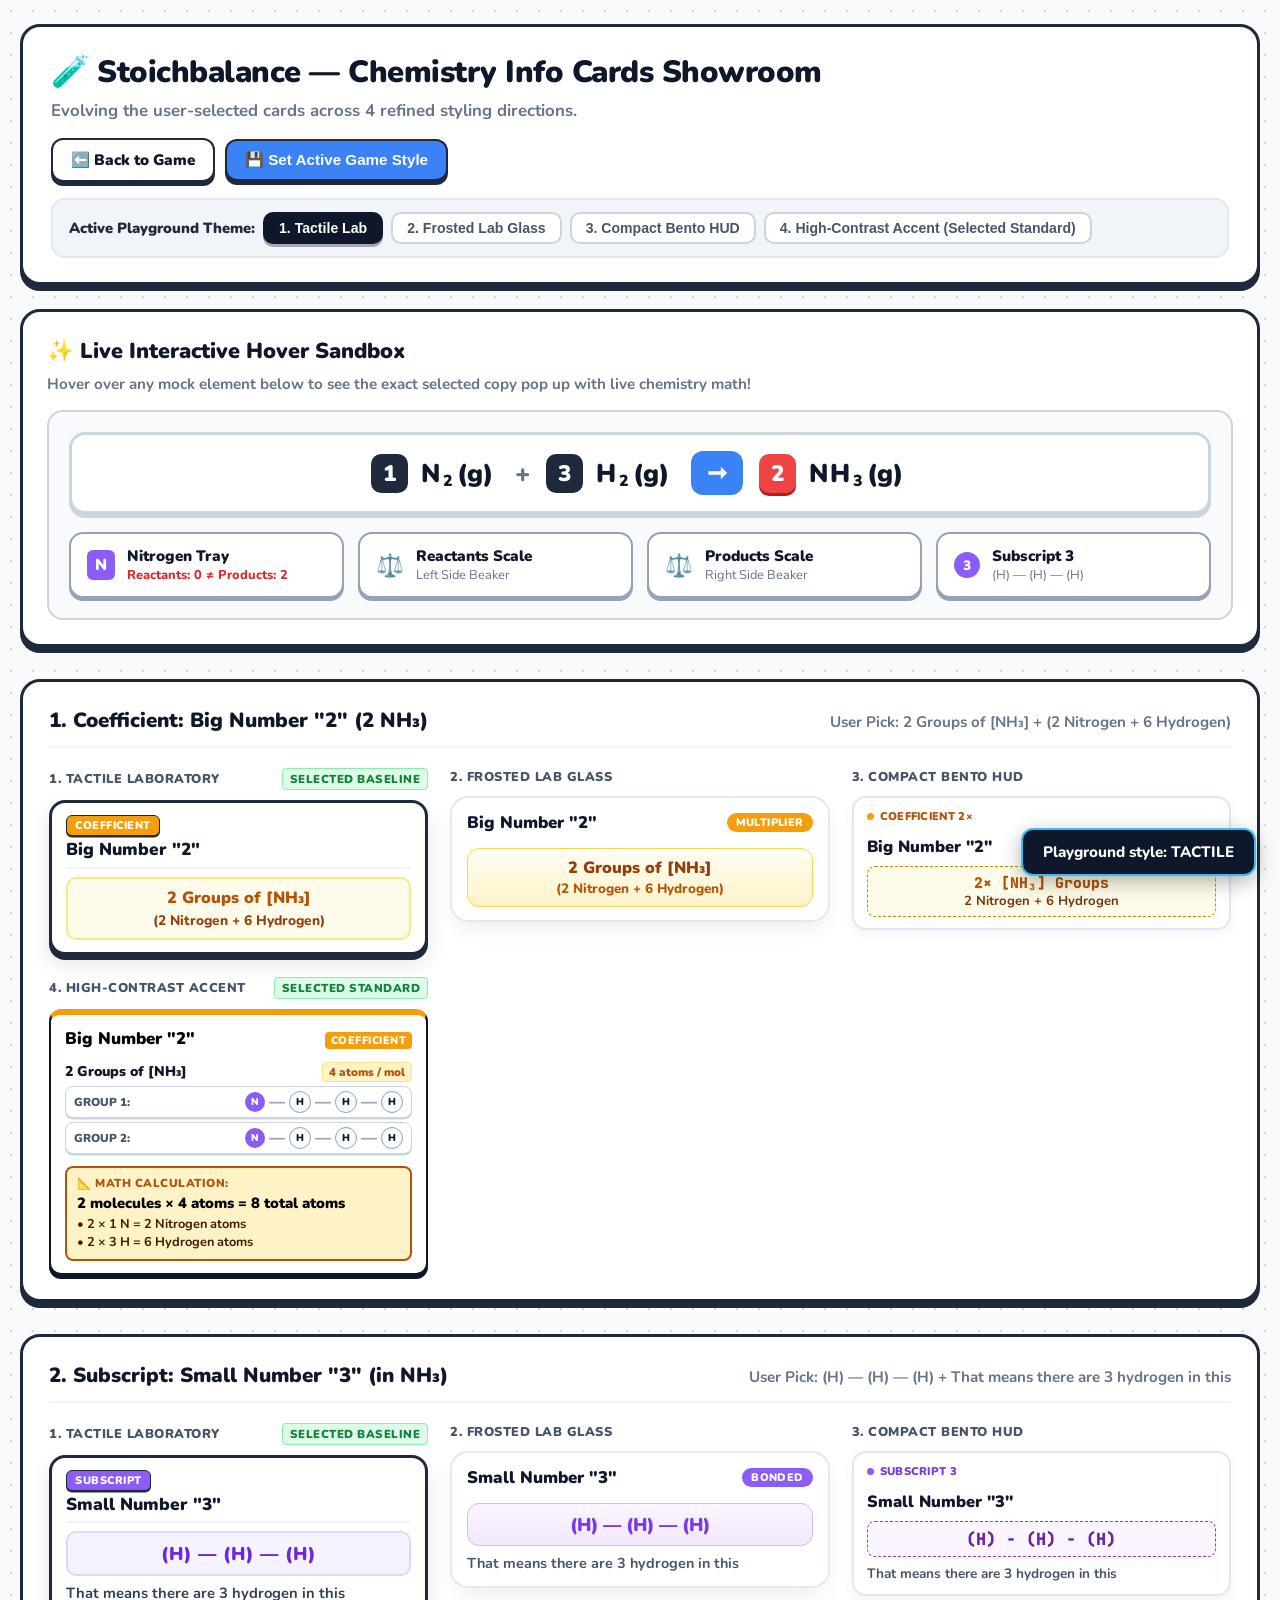
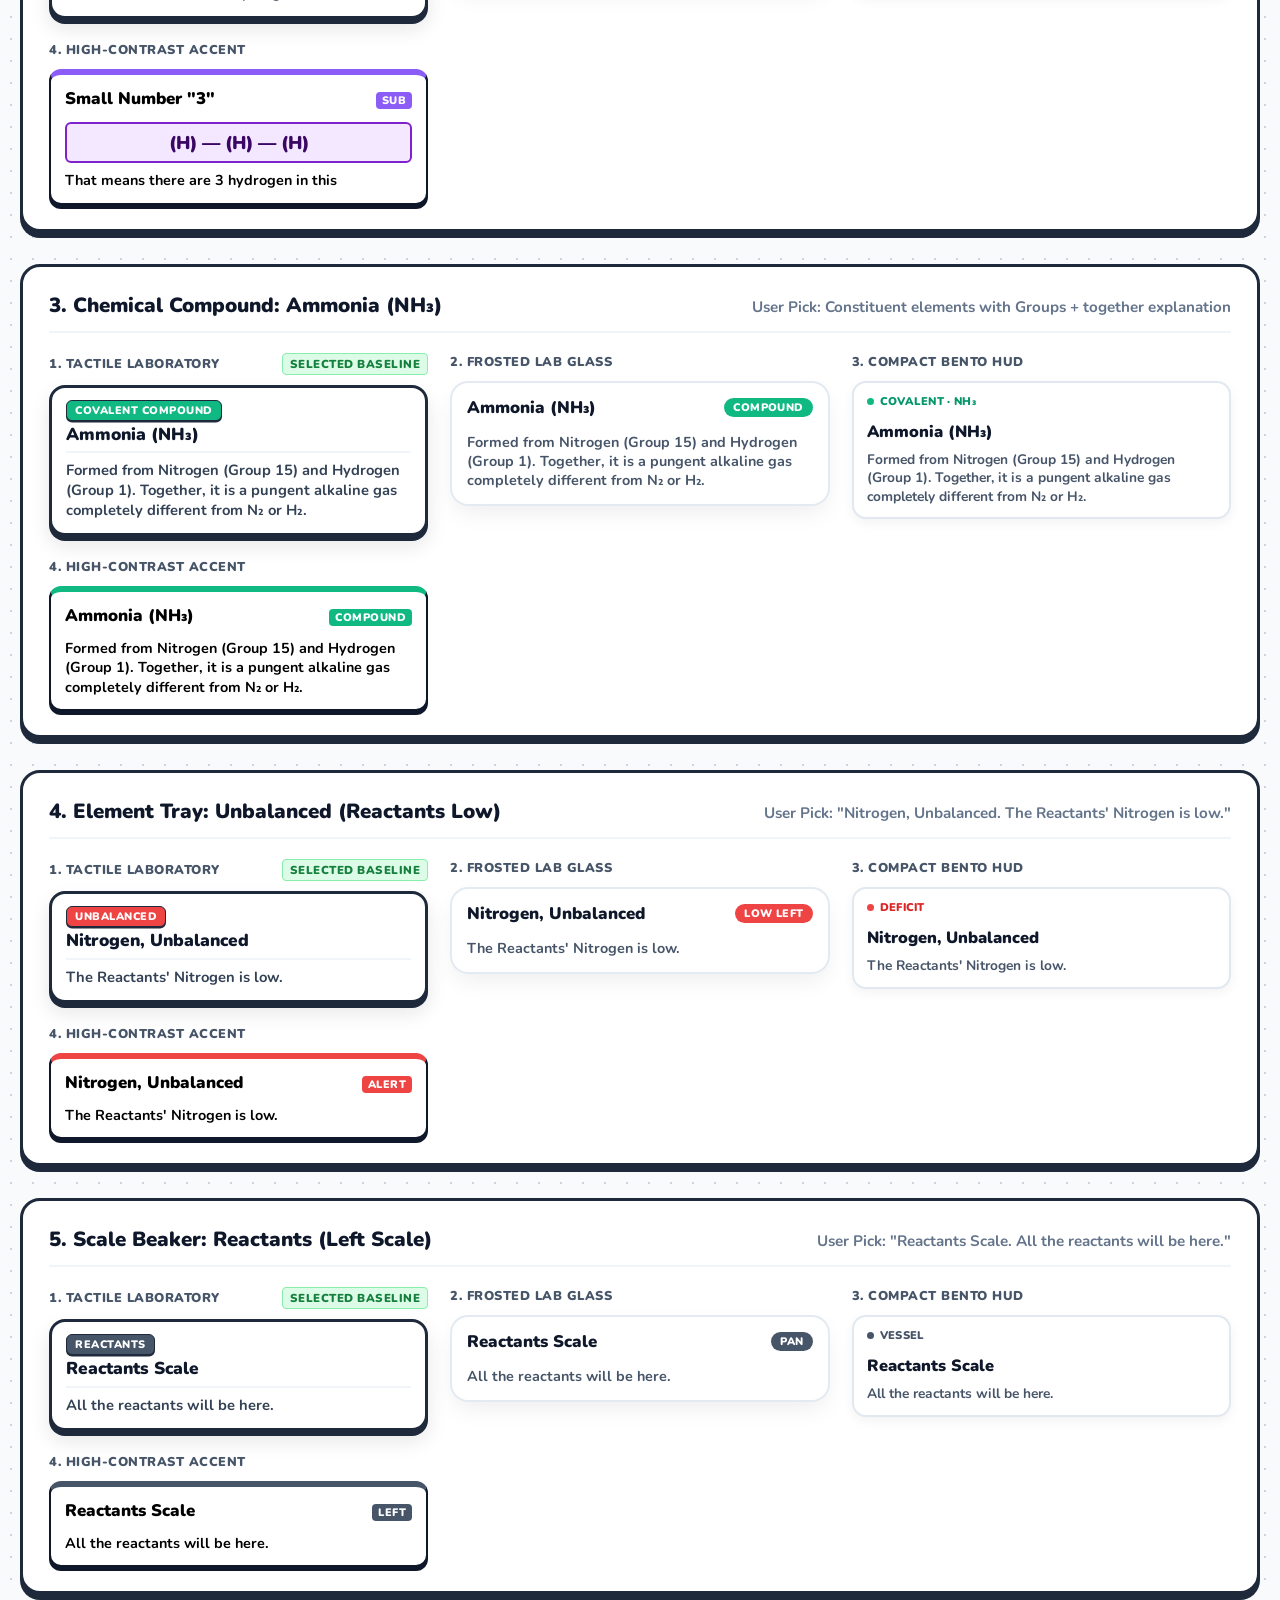
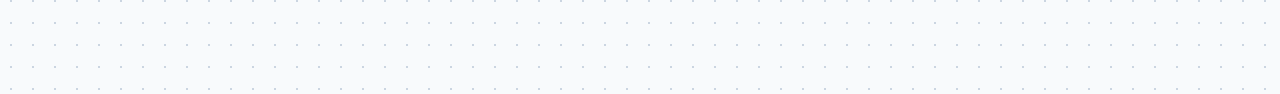
<file: cards_showroom.html>
<!DOCTYPE html>
<html lang="en">
<head>
    <meta charset="UTF-8">
    <meta name="viewport" content="width=device-width, initial-scale=1.0">
    <title>Stoichbalance — Info Cards Design Showroom</title>
    <link href="https://fonts.googleapis.com/css2?family=Nunito:wght@700;800;900&family=JetBrains+Mono:wght@700;800&family=Plus+Jakarta+Sans:wght@700;800&display=swap" rel="stylesheet">
    <link rel="stylesheet" href="css/info_cards.css">
    <style>
        :root {
            --bg-canvas: #f8fafc;
            --navy-dark: #0f172a;
            --navy-border: #1e293b;
        }

        body {
            margin: 0;
            padding: 24px 20px 100px;
            font-family: 'Nunito', Arial, sans-serif;
            background-color: var(--bg-canvas);
            background-image: radial-gradient(#cbd5e1 1.5px, transparent 1.5px);
            background-size: 22px 22px;
            color: #0f172a;
        }

        .sr-wrapper {
            max-width: 1400px;
            margin: 0 auto;
        }

        /* Top Bar */
        .sr-topbar {
            background: #ffffff;
            border: 3.5px solid var(--navy-border);
            border-radius: 20px;
            padding: 24px 28px;
            box-shadow: 0 6px 0 var(--navy-border);
            margin-bottom: 24px;
            display: flex;
            flex-direction: column;
            gap: 16px;
        }

        .sr-topbar-row {
            display: flex;
            justify-content: space-between;
            align-items: center;
            flex-wrap: wrap;
            gap: 16px;
        }

        .sr-title h1 {
            margin: 0;
            font-size: clamp(1.4rem, 2.4vw, 2.2rem);
            font-weight: 900;
            letter-spacing: -0.5px;
            display: flex;
            align-items: center;
            gap: 12px;
        }

        .sr-title p {
            margin: 6px 0 0;
            font-size: 1.05rem;
            font-weight: 700;
            color: #64748b;
        }

        .sr-btn {
            display: inline-flex;
            align-items: center;
            gap: 8px;
            padding: 10px 18px;
            border-radius: 12px;
            font-weight: 900;
            font-size: 0.95rem;
            cursor: pointer;
            text-decoration: none;
            transition: all 0.12s ease;
            box-shadow: 0 4px 0 var(--navy-border);
            border: 2.5px solid var(--navy-border);
        }
        .sr-btn:active {
            transform: translateY(2px);
            box-shadow: 0 2px 0 var(--navy-border);
        }
        .sr-btn-primary { background: #3b82f6; color: #ffffff; }
        .sr-btn-primary:hover { background: #2563eb; }
        .sr-btn-white { background: #ffffff; color: #0f172a; }
        .sr-btn-white:hover { background: #f8fafc; }

        /* Filter & Design Selector Strip */
        .sr-controls-strip {
            background: #f1f5f9;
            border: 2px solid #e2e8f0;
            border-radius: 14px;
            padding: 12px 16px;
            display: flex;
            align-items: center;
            justify-content: space-between;
            flex-wrap: wrap;
            gap: 12px;
        }

        .sr-control-group {
            display: flex;
            align-items: center;
            gap: 8px;
            flex-wrap: wrap;
        }

        .sr-pill-tab {
            background: #ffffff;
            border: 2px solid #cbd5e1;
            padding: 6px 14px;
            border-radius: 10px;
            font-weight: 900;
            font-size: 0.88rem;
            color: #475569;
            cursor: pointer;
            transition: all 0.12s ease;
        }
        .sr-pill-tab:hover {
            border-color: #3b82f6;
            color: #2563eb;
        }
        .sr-pill-tab.active {
            background: #0f172a;
            color: #ffffff;
            border-color: #0f172a;
            box-shadow: 0 3px 0 rgba(15, 23, 42, 0.35);
        }

        /* Interactive Live Hover Sandbox */
        .sr-sandbox {
            background: #ffffff;
            border: 3.5px solid var(--navy-border);
            border-radius: 20px;
            padding: 24px;
            box-shadow: 0 6px 0 var(--navy-border);
            margin-bottom: 32px;
        }

        .sr-section-heading {
            margin: 0 0 14px;
            font-size: 1.35rem;
            font-weight: 900;
            color: #0f172a;
            display: flex;
            align-items: center;
            gap: 10px;
        }

        .sr-mock-lab-panel {
            background: #f8fafc;
            border: 2.5px solid #cbd5e1;
            border-radius: 16px;
            padding: 20px;
            display: flex;
            flex-direction: column;
            gap: 18px;
        }

        .sr-mock-equation {
            display: flex;
            align-items: center;
            justify-content: center;
            gap: 16px;
            background: #ffffff;
            border: 3px solid #cbd5e1;
            border-radius: 16px;
            padding: 16px 20px;
            flex-wrap: wrap;
            box-shadow: 0 4px 0 #cbd5e1;
        }

        .sr-mock-hud-grid {
            display: grid;
            grid-template-columns: repeat(auto-fit, minmax(220px, 1fr));
            gap: 14px;
        }

        .sr-mock-hud-item {
            background: #ffffff;
            border: 2.5px solid #94a3b8;
            border-radius: 14px;
            padding: 12px 16px;
            display: flex;
            align-items: center;
            gap: 12px;
            cursor: help;
            transition: all 0.12s ease;
            box-shadow: 0 3px 0 #94a3b8;
        }
        .sr-mock-hud-item:hover {
            border-color: #0284c7;
            transform: translateY(-2px);
            box-shadow: 0 5px 0 #0284c7;
        }

        /* Cards Showcase Section */
        .sr-gallery {
            display: flex;
            flex-direction: column;
            gap: 32px;
        }

        .sr-showcase-card {
            background: #ffffff;
            border: 3.5px solid var(--navy-border);
            border-radius: 20px;
            padding: 24px 26px;
            box-shadow: 0 6px 0 var(--navy-border);
        }

        .sr-card-head {
            display: flex;
            justify-content: space-between;
            align-items: baseline;
            margin-bottom: 20px;
            border-bottom: 2.5px solid #f1f5f9;
            padding-bottom: 12px;
            flex-wrap: wrap;
            gap: 10px;
        }

        .sr-card-head h3 {
            margin: 0;
            font-size: 1.28rem;
            font-weight: 900;
            color: #0f172a;
        }

        .sr-card-meta {
            font-size: 0.95rem;
            font-weight: 700;
            color: #64748b;
        }

        .sr-variations-grid {
            display: grid;
            grid-template-columns: repeat(auto-fit, minmax(280px, 1fr));
            gap: 22px;
            align-items: start;
        }

        .sr-var-col {
            display: flex;
            flex-direction: column;
            gap: 10px;
        }

        .sr-var-header {
            display: flex;
            justify-content: space-between;
            align-items: center;
            font-size: 0.8rem;
            font-weight: 900;
            letter-spacing: 0.5px;
            text-transform: uppercase;
            color: #475569;
        }

        .sr-badge-rec {
            background: #dcfce7;
            color: #15803d;
            padding: 2px 7px;
            border-radius: 4px;
            font-size: 0.72rem;
            font-weight: 900;
            border: 1px solid #86efac;
        }

        /* ==========================================================================
           SPECIFIC CARD DESIGNS (BASED ON SELECTED USER MODELS)
           ========================================================================== */

        /* Base Card Box Structure */
        .sc-box {
            font-family: 'Nunito', Arial, sans-serif;
            display: flex;
            flex-direction: column;
            gap: 8px;
            box-sizing: border-box;
            transition: transform 0.12s ease;
        }
        .sc-box:hover {
            transform: translateY(-2px);
        }

        /* ----------------------------------------------------
           STYLE 1: TACTILE LABORATORY (User's Pick - Refined)
           Bold 3px dark navy border, tactile bottom shadow
           ---------------------------------------------------- */
        .sc-style-tactile {
            background: #ffffff;
            border: 3px solid #1e293b;
            border-radius: 16px;
            padding: 12px 14px;
            box-shadow: 0 5px 0 #1e293b, 0 10px 20px rgba(15, 23, 42, 0.1);
        }
        .sc-style-tactile .sc-head {
            display: flex;
            flex-direction: column;
            align-items: flex-start;
            gap: 4px;
            border-bottom: 2px solid #f1f5f9;
            padding-bottom: 6px;
        }
        .sc-style-tactile .sc-pill {
            display: inline-flex;
            align-items: center;
            padding: 2px 8px;
            border-radius: 6px;
            font-size: 0.68rem;
            font-weight: 900;
            letter-spacing: 0.5px;
            text-transform: uppercase;
            color: #ffffff;
            border: 1.5px solid #1e293b;
            box-shadow: 0 1.5px 0 #1e293b;
        }
        .sc-style-tactile .sc-title {
            margin: 0;
            font-size: 1.08rem;
            font-weight: 900;
            color: #0f172a;
            line-height: 1.2;
        }
        .sc-style-tactile .sc-body {
            margin: 0;
            font-size: 0.92rem;
            font-weight: 700;
            color: #334155;
            line-height: 1.35;
        }
        .sc-style-tactile .sc-visual-amber {
            background: #fffbeb;
            border: 2px solid #fde68a;
            border-radius: 10px;
            padding: 8px 12px;
            text-align: center;
        }
        .sc-style-tactile .sc-visual-purple {
            background: #f5f3ff;
            border: 2px solid #ddd6fe;
            border-radius: 10px;
            padding: 8px 12px;
            text-align: center;
        }

        /* ----------------------------------------------------
           STYLE 2: FROSTED LAB GLASS (Apple-Style Material Depth)
           Soft translucent glass, subtle gradient rim, pill glow
           ---------------------------------------------------- */
        .sc-style-glass {
            background: rgba(255, 255, 255, 0.94);
            backdrop-filter: blur(12px);
            border: 2px solid rgba(226, 232, 240, 0.9);
            border-radius: 18px;
            padding: 13px 15px;
            box-shadow: 0 10px 25px -5px rgba(0, 0, 0, 0.08), 0 0 0 1px rgba(255, 255, 255, 0.8) inset;
        }
        .sc-style-glass .sc-head {
            display: flex;
            align-items: center;
            justify-content: space-between;
            gap: 8px;
            margin-bottom: 6px;
        }
        .sc-style-glass .sc-pill {
            padding: 2px 9px;
            border-radius: 999px;
            font-size: 0.68rem;
            font-weight: 900;
            letter-spacing: 0.4px;
            text-transform: uppercase;
        }
        .sc-style-glass .sc-title {
            margin: 0;
            font-size: 1.05rem;
            font-weight: 900;
            color: #0f172a;
        }
        .sc-style-glass .sc-body {
            margin: 0;
            font-size: 0.9rem;
            font-weight: 700;
            color: #475569;
            line-height: 1.35;
        }
        .sc-style-glass .sc-visual-amber {
            background: linear-gradient(180deg, #fffdf5 0%, #fef3c7 100%);
            border: 1.5px solid #fcd34d;
            border-radius: 12px;
            padding: 8px 12px;
            text-align: center;
        }
        .sc-style-glass .sc-visual-purple {
            background: linear-gradient(180deg, #faf5ff 0%, #f3e8ff 100%);
            border: 1.5px solid #d8b4fe;
            border-radius: 12px;
            padding: 8px 12px;
            text-align: center;
        }

        /* ----------------------------------------------------
           STYLE 3: COMPACT BENTO HUD (Emil Kowalski Precision)
           Micro-status dot, JetBrains Mono numbers, tight density
           ---------------------------------------------------- */
        .sc-style-bento {
            background: #ffffff;
            border: 2px solid #e2e8f0;
            border-radius: 14px;
            padding: 11px 13px;
            box-shadow: 0 4px 12px rgba(15, 23, 42, 0.05);
        }
        .sc-style-bento .sc-head {
            display: flex;
            align-items: center;
            gap: 6px;
            margin-bottom: 4px;
        }
        .sc-style-bento .sc-dot {
            width: 7px;
            height: 7px;
            border-radius: 50%;
            display: inline-block;
        }
        .sc-style-bento .sc-pill {
            font-size: 0.7rem;
            font-weight: 900;
            letter-spacing: 0.3px;
            text-transform: uppercase;
        }
        .sc-style-bento .sc-title {
            margin: 0;
            font-size: 1.02rem;
            font-weight: 900;
            color: #0f172a;
        }
        .sc-style-bento .sc-body {
            margin: 0;
            font-size: 0.88rem;
            font-weight: 700;
            color: #475569;
            line-height: 1.35;
        }
        .sc-style-bento .sc-visual-amber {
            background: #fefce8;
            border: 1.5px dashed #ca8a04;
            border-radius: 8px;
            padding: 6px 10px;
            text-align: center;
        }
        .sc-style-bento .sc-visual-purple {
            background: #faf5ff;
            border: 1.5px dashed #9333ea;
            border-radius: 8px;
            padding: 6px 10px;
            text-align: center;
        }

        /* ----------------------------------------------------
           STYLE 4: HIGH-CONTRAST ACCENT (Bold Top Bar Indicator)
           Solid color top border line, crisp readability
           ---------------------------------------------------- */
        .sc-style-accent {
            background: #ffffff;
            border: 2.5px solid #0f172a;
            border-top-width: 6px;
            border-radius: 12px;
            padding: 12px 14px;
            box-shadow: 0 4px 0 #0f172a;
        }
        .sc-style-accent .sc-head {
            display: flex;
            align-items: baseline;
            justify-content: space-between;
            margin-bottom: 4px;
        }
        .sc-style-accent .sc-pill {
            font-size: 0.68rem;
            font-weight: 900;
            letter-spacing: 0.5px;
            text-transform: uppercase;
            padding: 1px 6px;
            border-radius: 4px;
        }
        .sc-style-accent .sc-title {
            margin: 0;
            font-size: 1.05rem;
            font-weight: 900;
            color: #000000;
        }
        .sc-style-accent .sc-body {
            margin: 0;
            font-size: 0.9rem;
            font-weight: 700;
            color: #1e293b;
            line-height: 1.35;
        }
        .sc-style-accent .sc-visual-amber {
            background: #fef3c7;
            border: 2px solid #b45309;
            border-radius: 6px;
            padding: 6px 10px;
            text-align: center;
        }
        .sc-style-accent .sc-visual-purple {
            background: #f3e8ff;
            border: 2px solid #7e22ce;
            border-radius: 6px;
            padding: 6px 10px;
            text-align: center;
        }

        /* Pill Badge Color Schemes */
        .bg-red { background: #ef4444; color: #ffffff; }
        .bg-blue { background: #3b82f6; color: #ffffff; }
        .bg-amber { background: #f59e0b; color: #ffffff; }
        .bg-purple { background: #8b5cf6; color: #ffffff; }
        .bg-green { background: #10b981; color: #ffffff; }
        .bg-slate { background: #475569; color: #ffffff; }

        .text-red { color: #dc2626; }
        .text-blue { color: #2563eb; }
        .text-amber { color: #b45309; }
        .text-purple { color: #7c3aed; }
        .text-green { color: #059669; }

        /* Toast notification */
        #sr-toast {
            position: fixed;
            bottom: 24px;
            right: 24px;
            background: #0f172a;
            color: #ffffff;
            padding: 12px 20px;
            border-radius: 12px;
            font-weight: 800;
            font-size: 0.95rem;
            border: 2px solid #38bdf8;
            box-shadow: 0 6px 20px rgba(0,0,0,0.3);
            opacity: 0;
            transform: translateY(12px);
            transition: all 0.2s ease;
            pointer-events: none;
            z-index: 99999;
        }
        #sr-toast.is-show {
            opacity: 1;
            transform: translateY(0);
        }
    </style>
</head>
<body>

<div class="sr-wrapper">

    <!-- Top Navigation Header -->
    <header class="sr-topbar">
        <div class="sr-topbar-row">
            <div class="sr-title">
                <h1>🧪 Stoichbalance — Chemistry Info Cards Showroom</h1>
                <p>Evolving the user-selected cards across 4 refined styling directions.</p>
            </div>
            <div style="display:flex; gap:10px; align-items:center;">
                <a href="game.html" class="sr-btn sr-btn-white">⬅️ Back to Game</a>
                <button class="sr-btn sr-btn-primary" onclick="applySelectedStyleToGame()">💾 Set Active Game Style</button>
            </div>
        </div>

        <!-- Design Theme Selector Strip -->
        <div class="sr-controls-strip">
            <div class="sr-control-group">
                <span style="font-weight:900; font-size:0.92rem; color:#1e293b;">Active Playground Theme:</span>
                <button class="sr-pill-tab" data-style="tactile" onclick="switchTheme('tactile')">1. Tactile Lab</button>
                <button class="sr-pill-tab" data-style="glass" onclick="switchTheme('glass')">2. Frosted Lab Glass</button>
                <button class="sr-pill-tab" data-style="bento" onclick="switchTheme('bento')">3. Compact Bento HUD</button>
                <button class="sr-pill-tab active" data-style="accent" onclick="switchTheme('accent')">4. High-Contrast Accent (Selected Standard)</button>
            </div>
        </div>
    </header>

    <!-- Interactive Live Hover Sandbox -->
    <section class="sr-sandbox">
        <h2 class="sr-section-heading">✨ Live Interactive Hover Sandbox</h2>
        <p style="margin: -6px 0 16px; color:#64748b; font-weight:700; font-size:0.95rem;">
            Hover over any mock element below to see the exact selected copy pop up with live chemistry math!
        </p>

        <div class="sr-mock-lab-panel">
            <!-- Mock Equation Bar -->
            <div class="sr-mock-equation">
                <!-- Coefficient 1 on N2 -->
                <div style="display:flex; align-items:center; gap:8px;">
                    <div class="sci-coeff img-coeff has-chem-info" data-info="coeff" data-mol-name="Nitrogen Gas" data-mol-formula="N2" data-composition='{"N":2}' style="background:#1e293b; color:white; padding:4px 12px; border-radius:10px; font-weight:900; font-size:1.4rem;">1</div>
                    <div class="sci-formula has-chem-info" data-info="molecule" data-mol-name="Nitrogen Gas" data-mol-formula="N2" style="font-size:1.6rem; font-weight:900;">
                        <span class="sci-elem-token">N</span><span class="sci-sub-token has-chem-info" data-info="subscript" data-element="N" data-count="2">2</span><span class="state-label sci-state-token has-chem-info" data-info="state" data-state="g">(g)</span>
                    </div>
                </div>

                <div class="sci-plus has-chem-info" data-info="plus" style="font-size:1.6rem; font-weight:900; color:#64748b; cursor:help;">+</div>

                <!-- Coefficient 3 on H2 -->
                <div style="display:flex; align-items:center; gap:8px;">
                    <div class="sci-coeff img-coeff has-chem-info" data-info="coeff" data-mol-name="Hydrogen Gas" data-mol-formula="H2" data-composition='{"H":2}' style="background:#1e293b; color:white; padding:4px 12px; border-radius:10px; font-weight:900; font-size:1.4rem;">3</div>
                    <div class="sci-formula has-chem-info" data-info="molecule" data-mol-name="Hydrogen Gas" data-mol-formula="H2" style="font-size:1.6rem; font-weight:900;">
                        <span class="sci-elem-token">H</span><span class="sci-sub-token has-chem-info" data-info="subscript" data-element="H" data-count="2">2</span><span class="state-label sci-state-token has-chem-info" data-info="state" data-state="g">(g)</span>
                    </div>
                </div>

                <!-- Arrow -->
                <div class="sci-arrow-box has-chem-info" data-info="arrow" style="background:#3b82f6; color:white; padding:6px 16px; border-radius:12px; font-size:1.5rem; font-weight:900; cursor:help;">➞</div>

                <!-- Coefficient 2 on NH3 (Direct User Example) -->
                <div style="display:flex; align-items:center; gap:8px;">
                    <div class="sci-coeff img-coeff has-chem-info" data-info="coeff" data-mol-name="Ammonia" data-mol-formula="NH3" data-composition='{"N":1,"H":3}' style="background:#ef4444; color:white; padding:4px 12px; border-radius:10px; font-weight:900; font-size:1.4rem; box-shadow:0 3px 0 #b91c1c;">2</div>
                    <div class="sci-formula has-chem-info" data-info="molecule" data-mol-name="Ammonia" data-mol-formula="NH3" style="font-size:1.6rem; font-weight:900;">
                        <span class="sci-elem-token">N</span><span class="sci-elem-token">H</span><span class="sci-sub-token has-chem-info" data-info="subscript" data-element="H" data-count="3">3</span><span class="state-label sci-state-token has-chem-info" data-info="state" data-state="g">(g)</span>
                    </div>
                </div>
            </div>

            <!-- Mock Strips: Element Tray & Beakers -->
            <div class="sr-mock-hud-grid">
                <div class="sr-mock-hud-item has-chem-info" data-info="tracker-card" data-element="N" data-rcount="0" data-pcount="2">
                    <span style="background:#8b5cf6; color:white; padding:4px 8px; border-radius:6px; font-weight:900;">N</span>
                    <div>
                        <div style="font-weight:900; font-size:0.95rem;">Nitrogen Tray</div>
                        <div style="font-size:0.8rem; color:#dc2626; font-weight:800;">Reactants: 0 ≠ Products: 2</div>
                    </div>
                </div>

                <div class="sr-mock-hud-item has-chem-info" data-info="scale-bucket" data-side="left">
                    <span style="font-size:1.4rem;">⚖️</span>
                    <div>
                        <div style="font-weight:900; font-size:0.95rem;">Reactants Scale</div>
                        <div style="font-size:0.8rem; color:#64748b;">Left Side Beaker</div>
                    </div>
                </div>

                <div class="sr-mock-hud-item has-chem-info" data-info="scale-bucket" data-side="right">
                    <span style="font-size:1.4rem;">⚖️</span>
                    <div>
                        <div style="font-weight:900; font-size:0.95rem;">Products Scale</div>
                        <div style="font-size:0.8rem; color:#64748b;">Right Side Beaker</div>
                    </div>
                </div>

                <div class="sr-mock-hud-item has-chem-info" data-info="subscript" data-element="H" data-count="3">
                    <span style="background:#8b5cf6; color:white; width:26px; height:26px; border-radius:50%; display:inline-flex; align-items:center; justify-content:center; font-weight:900; font-size:0.85rem;">3</span>
                    <div>
                        <div style="font-weight:900; font-size:0.95rem;">Subscript 3</div>
                        <div style="font-size:0.8rem; color:#64748b;">(H) — (H) — (H)</div>
                    </div>
                </div>
            </div>
        </div>
    </section>

    <!-- Side-by-Side Gallery of the Selected Models -->
    <main class="sr-gallery">

        <!-- 1. Coefficient: Big Number 2 in 2 NH3 -->
        <article class="sr-showcase-card">
            <div class="sr-card-head">
                <h3>1. Coefficient: Big Number "2" (2 NH₃)</h3>
                <span class="sr-card-meta">User Pick: 2 Groups of [NH₃] + (2 Nitrogen + 6 Hydrogen)</span>
            </div>

            <div class="sr-variations-grid">
                <!-- Var 1: Tactile Laboratory -->
                <div class="sr-var-col">
                    <div class="sr-var-header">
                        <span>1. Tactile Laboratory</span>
                        <span class="sr-badge-rec">Selected Baseline</span>
                    </div>
                    <div class="sc-box sc-style-tactile">
                        <div class="sc-head">
                            <span class="sc-pill bg-amber">Coefficient</span>
                            <h4 class="sc-title">Big Number "2"</h4>
                        </div>
                        <div class="sc-visual-amber">
                            <div style="font-size:1.02rem; font-weight:900; color:#b45309; margin-bottom:2px;">2 Groups of [NH₃]</div>
                            <div style="font-size:0.86rem; font-weight:800; color:#92400e;">(2 Nitrogen + 6 Hydrogen)</div>
                        </div>
                    </div>
                </div>

                <!-- Var 2: Frosted Lab Glass -->
                <div class="sr-var-col">
                    <div class="sr-var-header">2. Frosted Lab Glass</div>
                    <div class="sc-box sc-style-glass">
                        <div class="sc-head">
                            <h4 class="sc-title">Big Number "2"</h4>
                            <span class="sc-pill bg-amber">Multiplier</span>
                        </div>
                        <div class="sc-visual-amber">
                            <div style="font-size:1.02rem; font-weight:900; color:#92400e;">2 Groups of [NH₃]</div>
                            <div style="font-size:0.84rem; font-weight:800; color:#b45309;">(2 Nitrogen + 6 Hydrogen)</div>
                        </div>
                    </div>
                </div>

                <!-- Var 3: Compact Bento HUD -->
                <div class="sr-var-col">
                    <div class="sr-var-header">3. Compact Bento HUD</div>
                    <div class="sc-box sc-style-bento">
                        <div class="sc-head">
                            <span class="sc-dot bg-amber"></span>
                            <span class="sc-pill text-amber">Coefficient 2×</span>
                        </div>
                        <h4 class="sc-title">Big Number "2"</h4>
                        <div class="sc-visual-amber">
                            <div style="font-family:'JetBrains Mono', monospace; font-size:0.92rem; font-weight:800; color:#b45309;">2× [NH₃] Groups</div>
                            <div style="font-size:0.82rem; font-weight:700; color:#78350f;">2 Nitrogen + 6 Hydrogen</div>
                        </div>
                    </div>
                </div>

                <!-- Var 4: High-Contrast Accent -->
                <div class="sr-var-col">
                    <div class="sr-var-header"><span>4. High-Contrast Accent</span><span class="sr-badge-rec">Selected Standard</span></div>
                    <div class="sc-box sc-style-accent" style="border-top-color:#f59e0b;">
                        <div class="sc-head">
                            <h4 class="sc-title">Big Number "2"</h4>
                            <span class="sc-pill bg-amber">Coefficient</span>
                        </div>
                        <div style="margin-bottom:4px;">
                            <div style="font-size:0.88rem; font-weight:900; color:#0f172a; margin-bottom:4px; display:flex; justify-content:space-between; align-items:center;">
                                <span>2 Groups of [NH₃]</span>
                                <span style="font-size:0.72rem; color:#b45309; background:#fef3c7; padding:1px 6px; border-radius:4px; border:1px solid #fde68a;">4 atoms / mol</span>
                            </div>
                            <div style="display:flex; flex-direction:column; gap:4px;">
                                <div style="background:#ffffff; border:1.5px solid #cbd5e1; border-radius:8px; padding:4px 8px; display:flex; align-items:center; justify-content:space-between; box-shadow:0 1.5px 0 #cbd5e1;">
                                    <span style="font-size:0.72rem; font-weight:900; color:#475569; text-transform:uppercase;">Group 1:</span>
                                    <div style="display:flex; align-items:center; gap:3px;">
                                        <span style="width:20px; height:20px; border-radius:50%; background:#8b5cf6; color:white; font-size:10px; font-weight:900; display:inline-flex; align-items:center; justify-content:center;">N</span>
                                        <span style="color:#94a3b8; font-weight:900; margin:0 1px;">—</span>
                                        <span style="width:20px; height:20px; border-radius:50%; background:#f8fafc; color:#0f172a; border:1px solid #94a3b8; font-size:10px; font-weight:900; display:inline-flex; align-items:center; justify-content:center;">H</span>
                                        <span style="color:#94a3b8; font-weight:900; margin:0 1px;">—</span>
                                        <span style="width:20px; height:20px; border-radius:50%; background:#f8fafc; color:#0f172a; border:1px solid #94a3b8; font-size:10px; font-weight:900; display:inline-flex; align-items:center; justify-content:center;">H</span>
                                        <span style="color:#94a3b8; font-weight:900; margin:0 1px;">—</span>
                                        <span style="width:20px; height:20px; border-radius:50%; background:#f8fafc; color:#0f172a; border:1px solid #94a3b8; font-size:10px; font-weight:900; display:inline-flex; align-items:center; justify-content:center;">H</span>
                                    </div>
                                </div>
                                <div style="background:#ffffff; border:1.5px solid #cbd5e1; border-radius:8px; padding:4px 8px; display:flex; align-items:center; justify-content:space-between; box-shadow:0 1.5px 0 #cbd5e1;">
                                    <span style="font-size:0.72rem; font-weight:900; color:#475569; text-transform:uppercase;">Group 2:</span>
                                    <div style="display:flex; align-items:center; gap:3px;">
                                        <span style="width:20px; height:20px; border-radius:50%; background:#8b5cf6; color:white; font-size:10px; font-weight:900; display:inline-flex; align-items:center; justify-content:center;">N</span>
                                        <span style="color:#94a3b8; font-weight:900; margin:0 1px;">—</span>
                                        <span style="width:20px; height:20px; border-radius:50%; background:#f8fafc; color:#0f172a; border:1px solid #94a3b8; font-size:10px; font-weight:900; display:inline-flex; align-items:center; justify-content:center;">H</span>
                                        <span style="color:#94a3b8; font-weight:900; margin:0 1px;">—</span>
                                        <span style="width:20px; height:20px; border-radius:50%; background:#f8fafc; color:#0f172a; border:1px solid #94a3b8; font-size:10px; font-weight:900; display:inline-flex; align-items:center; justify-content:center;">H</span>
                                        <span style="color:#94a3b8; font-weight:900; margin:0 1px;">—</span>
                                        <span style="width:20px; height:20px; border-radius:50%; background:#f8fafc; color:#0f172a; border:1px solid #94a3b8; font-size:10px; font-weight:900; display:inline-flex; align-items:center; justify-content:center;">H</span>
                                    </div>
                                </div>
                            </div>
                        </div>
                        <div style="background:#fef3c7; border:2px solid #b45309; border-radius:8px; padding:7px 10px; text-align:left;">
                            <div style="font-size:0.72rem; font-weight:900; color:#b45309; text-transform:uppercase; letter-spacing:0.5px; margin-bottom:2px;">
                                📐 Math Calculation:
                            </div>
                            <div style="font-size:0.92rem; font-weight:900; color:#000000; margin-bottom:3px;">
                                2 molecules × 4 atoms = 8 total atoms
                            </div>
                            <div style="font-size:0.8rem; font-weight:700; color:#451a03; line-height:1.4;">
                                • 2 × 1 N = <strong>2 Nitrogen atoms</strong><br>• 2 × 3 H = <strong>6 Hydrogen atoms</strong>
                            </div>
                        </div>
                    </div>
                </div>
            </div>
        </article>

        <!-- 2. Subscript: Small Number "3" in NH3 -->
        <article class="sr-showcase-card">
            <div class="sr-card-head">
                <h3>2. Subscript: Small Number "3" (in NH₃)</h3>
                <span class="sr-card-meta">User Pick: (H) — (H) — (H) + That means there are 3 hydrogen in this</span>
            </div>

            <div class="sr-variations-grid">
                <!-- Var 1: Tactile Laboratory -->
                <div class="sr-var-col">
                    <div class="sr-var-header">
                        <span>1. Tactile Laboratory</span>
                        <span class="sr-badge-rec">Selected Baseline</span>
                    </div>
                    <div class="sc-box sc-style-tactile">
                        <div class="sc-head">
                            <span class="sc-pill bg-purple">Subscript</span>
                            <h4 class="sc-title">Small Number "3"</h4>
                        </div>
                        <div class="sc-visual-purple">
                            <div style="font-size:1.15rem; font-weight:900; color:#6d28d9; letter-spacing:1px;">
                                (H) — (H) — (H)
                            </div>
                        </div>
                        <p class="sc-body">That means there are 3 hydrogen in this</p>
                    </div>
                </div>

                <!-- Var 2: Frosted Lab Glass -->
                <div class="sr-var-col">
                    <div class="sr-var-header">2. Frosted Lab Glass</div>
                    <div class="sc-box sc-style-glass">
                        <div class="sc-head">
                            <h4 class="sc-title">Small Number "3"</h4>
                            <span class="sc-pill bg-purple">Bonded</span>
                        </div>
                        <div class="sc-visual-purple">
                            <div style="font-size:1.15rem; font-weight:900; color:#7c3aed;">
                                (H) — (H) — (H)
                            </div>
                        </div>
                        <p class="sc-body">That means there are 3 hydrogen in this</p>
                    </div>
                </div>

                <!-- Var 3: Compact Bento HUD -->
                <div class="sr-var-col">
                    <div class="sr-var-header">3. Compact Bento HUD</div>
                    <div class="sc-box sc-style-bento">
                        <div class="sc-head">
                            <span class="sc-dot bg-purple"></span>
                            <span class="sc-pill text-purple">Subscript 3</span>
                        </div>
                        <h4 class="sc-title">Small Number "3"</h4>
                        <div class="sc-visual-purple">
                            <div style="font-family:'JetBrains Mono', monospace; font-size:1.05rem; font-weight:900; color:#6b21a8;">
                                (H) - (H) - (H)
                            </div>
                        </div>
                        <p class="sc-body" style="font-size:0.85rem;">That means there are 3 hydrogen in this</p>
                    </div>
                </div>

                <!-- Var 4: High-Contrast Accent -->
                <div class="sr-var-col">
                    <div class="sr-var-header">4. High-Contrast Accent</div>
                    <div class="sc-box sc-style-accent" style="border-top-color:#8b5cf6;">
                        <div class="sc-head">
                            <h4 class="sc-title">Small Number "3"</h4>
                            <span class="sc-pill bg-purple">Sub</span>
                        </div>
                        <div class="sc-visual-purple">
                            <div style="font-size:1.15rem; font-weight:900; color:#3b0764;">
                                (H) — (H) — (H)
                            </div>
                        </div>
                        <p class="sc-body" style="color:#000000;">That means there are 3 hydrogen in this</p>
                    </div>
                </div>
            </div>
        </article>

        <!-- 3. Molecule / Compound: Ammonia (NH3) -->
        <article class="sr-showcase-card">
            <div class="sr-card-head">
                <h3>3. Chemical Compound: Ammonia (NH₃)</h3>
                <span class="sr-card-meta">User Pick: Constituent elements with Groups + together explanation</span>
            </div>

            <div class="sr-variations-grid">
                <!-- Var 1: Tactile Laboratory -->
                <div class="sr-var-col">
                    <div class="sr-var-header">
                        <span>1. Tactile Laboratory</span>
                        <span class="sr-badge-rec">Selected Baseline</span>
                    </div>
                    <div class="sc-box sc-style-tactile">
                        <div class="sc-head">
                            <span class="sc-pill bg-green">Covalent Compound</span>
                            <h4 class="sc-title">Ammonia (NH₃)</h4>
                        </div>
                        <p class="sc-body">
                            Formed from Nitrogen (Group 15) and Hydrogen (Group 1). Together, it is a pungent alkaline gas completely different from N₂ or H₂.
                        </p>
                    </div>
                </div>

                <!-- Var 2: Frosted Lab Glass -->
                <div class="sr-var-col">
                    <div class="sr-var-header">2. Frosted Lab Glass</div>
                    <div class="sc-box sc-style-glass">
                        <div class="sc-head">
                            <h4 class="sc-title">Ammonia (NH₃)</h4>
                            <span class="sc-pill bg-green">Compound</span>
                        </div>
                        <p class="sc-body">
                            Formed from Nitrogen (Group 15) and Hydrogen (Group 1). Together, it is a pungent alkaline gas completely different from N₂ or H₂.
                        </p>
                    </div>
                </div>

                <!-- Var 3: Compact Bento HUD -->
                <div class="sr-var-col">
                    <div class="sr-var-header">3. Compact Bento HUD</div>
                    <div class="sc-box sc-style-bento">
                        <div class="sc-head">
                            <span class="sc-dot bg-green"></span>
                            <span class="sc-pill text-green">Covalent · NH₃</span>
                        </div>
                        <h4 class="sc-title">Ammonia (NH₃)</h4>
                        <p class="sc-body" style="font-size:0.86rem;">
                            Formed from Nitrogen (Group 15) and Hydrogen (Group 1). Together, it is a pungent alkaline gas completely different from N₂ or H₂.
                        </p>
                    </div>
                </div>

                <!-- Var 4: High-Contrast Accent -->
                <div class="sr-var-col">
                    <div class="sr-var-header">4. High-Contrast Accent</div>
                    <div class="sc-box sc-style-accent" style="border-top-color:#10b981;">
                        <div class="sc-head">
                            <h4 class="sc-title">Ammonia (NH₃)</h4>
                            <span class="sc-pill bg-green">Compound</span>
                        </div>
                        <p class="sc-body" style="color:#000000;">
                            Formed from Nitrogen (Group 15) and Hydrogen (Group 1). Together, it is a pungent alkaline gas completely different from N₂ or H₂.
                        </p>
                    </div>
                </div>
            </div>
        </article>

        <!-- 4. Element Tray (Unbalanced) -->
        <article class="sr-showcase-card">
            <div class="sr-card-head">
                <h3>4. Element Tray: Unbalanced (Reactants Low)</h3>
                <span class="sr-card-meta">User Pick: "Nitrogen, Unbalanced. The Reactants' Nitrogen is low."</span>
            </div>

            <div class="sr-variations-grid">
                <!-- Var 1: Tactile Laboratory -->
                <div class="sr-var-col">
                    <div class="sr-var-header">
                        <span>1. Tactile Laboratory</span>
                        <span class="sr-badge-rec">Selected Baseline</span>
                    </div>
                    <div class="sc-box sc-style-tactile">
                        <div class="sc-head">
                            <span class="sc-pill bg-red">Unbalanced</span>
                            <h4 class="sc-title">Nitrogen, Unbalanced</h4>
                        </div>
                        <p class="sc-body">The Reactants' Nitrogen is low.</p>
                    </div>
                </div>

                <!-- Var 2: Frosted Lab Glass -->
                <div class="sr-var-col">
                    <div class="sr-var-header">2. Frosted Lab Glass</div>
                    <div class="sc-box sc-style-glass">
                        <div class="sc-head">
                            <h4 class="sc-title">Nitrogen, Unbalanced</h4>
                            <span class="sc-pill bg-red">Low Left</span>
                        </div>
                        <p class="sc-body">The Reactants' Nitrogen is low.</p>
                    </div>
                </div>

                <!-- Var 3: Compact Bento HUD -->
                <div class="sr-var-col">
                    <div class="sr-var-header">3. Compact Bento HUD</div>
                    <div class="sc-box sc-style-bento">
                        <div class="sc-head">
                            <span class="sc-dot bg-red"></span>
                            <span class="sc-pill text-red">Deficit</span>
                        </div>
                        <h4 class="sc-title">Nitrogen, Unbalanced</h4>
                        <p class="sc-body" style="font-size:0.86rem;">The Reactants' Nitrogen is low.</p>
                    </div>
                </div>

                <!-- Var 4: High-Contrast Accent -->
                <div class="sr-var-col">
                    <div class="sr-var-header">4. High-Contrast Accent</div>
                    <div class="sc-box sc-style-accent" style="border-top-color:#ef4444;">
                        <div class="sc-head">
                            <h4 class="sc-title">Nitrogen, Unbalanced</h4>
                            <span class="sc-pill bg-red">Alert</span>
                        </div>
                        <p class="sc-body" style="color:#000000;">The Reactants' Nitrogen is low.</p>
                    </div>
                </div>
            </div>
        </article>

        <!-- 5. Scale Beaker: Reactants (Left Scale) -->
        <article class="sr-showcase-card">
            <div class="sr-card-head">
                <h3>5. Scale Beaker: Reactants (Left Scale)</h3>
                <span class="sr-card-meta">User Pick: "Reactants Scale. All the reactants will be here."</span>
            </div>

            <div class="sr-variations-grid">
                <!-- Var 1: Tactile Laboratory -->
                <div class="sr-var-col">
                    <div class="sr-var-header">
                        <span>1. Tactile Laboratory</span>
                        <span class="sr-badge-rec">Selected Baseline</span>
                    </div>
                    <div class="sc-box sc-style-tactile">
                        <div class="sc-head">
                            <span class="sc-pill bg-slate">Reactants</span>
                            <h4 class="sc-title">Reactants Scale</h4>
                        </div>
                        <p class="sc-body">All the reactants will be here.</p>
                    </div>
                </div>

                <!-- Var 2: Frosted Lab Glass -->
                <div class="sr-var-col">
                    <div class="sr-var-header">2. Frosted Lab Glass</div>
                    <div class="sc-box sc-style-glass">
                        <div class="sc-head">
                            <h4 class="sc-title">Reactants Scale</h4>
                            <span class="sc-pill bg-slate">Pan</span>
                        </div>
                        <p class="sc-body">All the reactants will be here.</p>
                    </div>
                </div>

                <!-- Var 3: Compact Bento HUD -->
                <div class="sr-var-col">
                    <div class="sr-var-header">3. Compact Bento HUD</div>
                    <div class="sc-box sc-style-bento">
                        <div class="sc-head">
                            <span class="sc-dot bg-slate"></span>
                            <span class="sc-pill" style="color:#475569;">Vessel</span>
                        </div>
                        <h4 class="sc-title">Reactants Scale</h4>
                        <p class="sc-body" style="font-size:0.86rem;">All the reactants will be here.</p>
                    </div>
                </div>

                <!-- Var 4: High-Contrast Accent -->
                <div class="sr-var-col">
                    <div class="sr-var-header">4. High-Contrast Accent</div>
                    <div class="sc-box sc-style-accent" style="border-top-color:#475569;">
                        <div class="sc-head">
                            <h4 class="sc-title">Reactants Scale</h4>
                            <span class="sc-pill bg-slate">Left</span>
                        </div>
                        <p class="sc-body" style="color:#000000;">All the reactants will be here.</p>
                    </div>
                </div>
            </div>
        </article>

    </main>

</div>

<div id="sr-toast">Style applied!</div>

<script src="js/info_cards.js"></script>
<script>
    function switchTheme(theme) {
        document.querySelectorAll('.sr-pill-tab').forEach(tab => {
            tab.classList.toggle('active', tab.getAttribute('data-style') === theme);
        });
        localStorage.setItem('stoich_info_card_style', theme);

        const card = document.getElementById('sci-info-card');
        if (card) {
            card.className = 'style-' + theme;
        }

        showToast('Playground style: ' + theme.toUpperCase());
    }

    function applySelectedStyleToGame() {
        const activeTab = document.querySelector('.sr-pill-tab.active');
        const theme = activeTab ? activeTab.getAttribute('data-style') : 'tactile';
        localStorage.setItem('stoich_info_card_style', theme);
        showToast('✅ Saved "' + theme.toUpperCase() + '" as live game style!');
    }

    function showToast(msg) {
        const t = document.getElementById('sr-toast');
        t.innerText = msg;
        t.classList.add('is-show');
        setTimeout(() => {
            t.classList.remove('is-show');
        }, 2200);
    }

    document.addEventListener('DOMContentLoaded', () => {
        const saved = localStorage.getItem('stoich_info_card_style') || 'tactile';
        switchTheme(saved);
    });
</script>

</body>
</html>
</file>
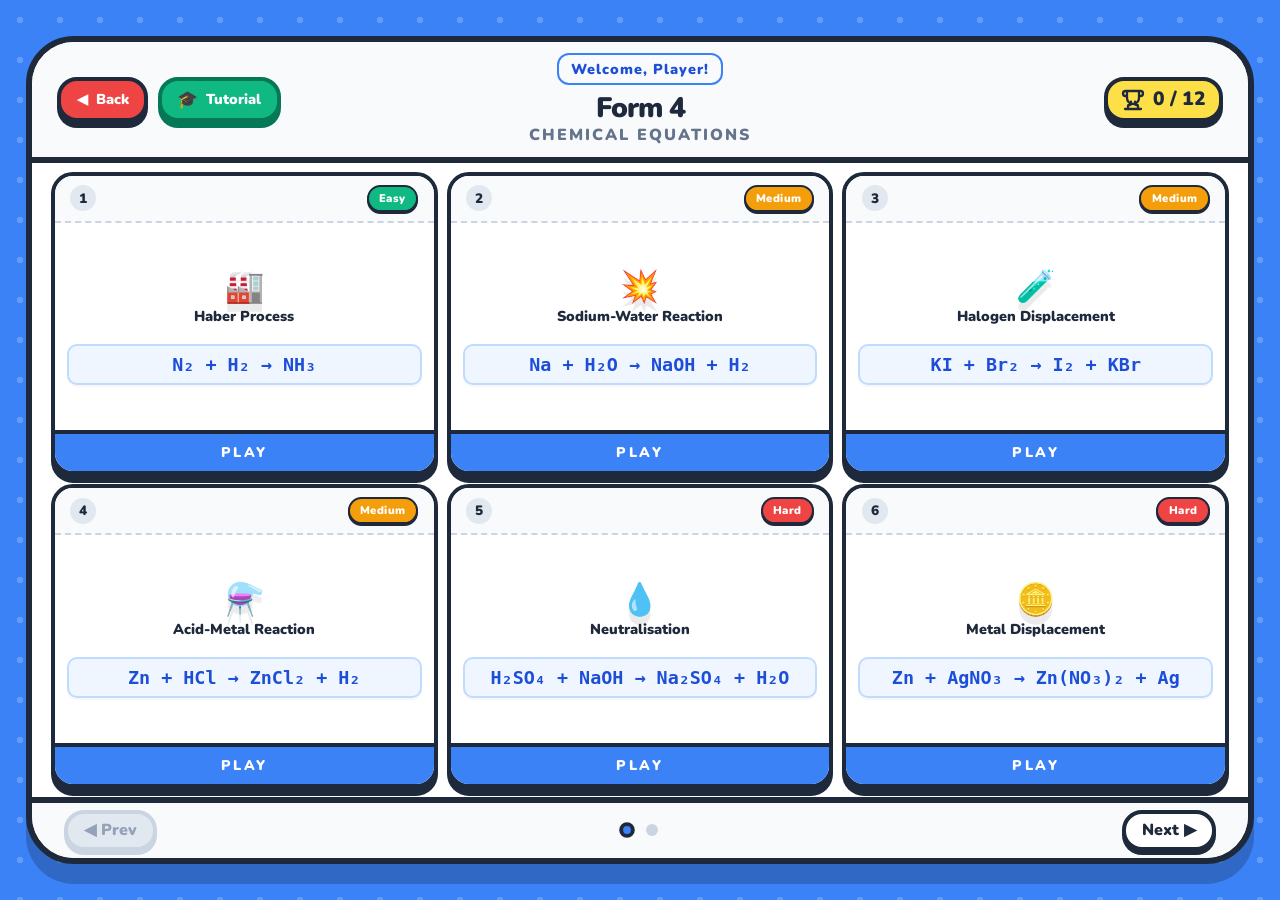
<file: levels.html>
<!DOCTYPE html>
<html lang="en">
<head>
    <meta charset="UTF-8">
    <meta name="viewport" content="width=device-width, initial-scale=1.0, maximum-scale=1.0, user-scalable=no">
    <title>Stoichbalance - Level Selection</title>
    <link href="https://fonts.googleapis.com/css2?family=Nunito:wght@700;800;900&display=swap" rel="stylesheet">
    <link rel="stylesheet" href="css/style.css?v=1792982023">
    <link rel="stylesheet" href="css/levels.css?v=1793583324">
    <script src="levels.js?v=1792981377"></script>
    <script src="js/translations.js"></script>
    <script src="js/audio_assets.js"></script>

<script>
// Unified Audio Engine and Page Transitions
const AudioCtxClass = window.AudioContext || window.webkitAudioContext;
let audioCtx = null;

window.initAudio = function() {
    if (!audioCtx) {
        audioCtx = new AudioCtxClass();
        window.audioCtx = audioCtx;
    }
    if (audioCtx.state === 'suspended') {
        audioCtx.resume();
    }
    return audioCtx;
};

// Ensure audio context is unlocked on first interaction anywhere
const audioUnlockEvents = ['click', 'pointerdown', 'touchstart', 'mousedown', 'keydown'];
audioUnlockEvents.forEach(evt => {
    document.addEventListener(evt, () => {
        window.initAudio();
    }, {passive: true, once: false});
});

window.playSound = function(type) {
    if (!audioCtx) window.initAudio();
    if (audioCtx && audioCtx.state === 'suspended') {
        audioCtx.resume();
    }
    
    try {
        const osc = audioCtx.createOscillator();
        const gainNode = audioCtx.createGain();
        osc.connect(gainNode);
        gainNode.connect(audioCtx.destination);
        
        if (type === 'start') {
            if (window.__AUDIO_ASSETS && window.__AUDIO_ASSETS.start) {
                try {
                    const audio = new Audio(window.__AUDIO_ASSETS.start);
                    audio.volume = 0.85;
                    audio.play().catch(e => console.warn("HTML5 audio playback notice:", e));
                } catch(e){}
            }
            // Rich, resonant laboratory power-on chord (C4, G4, C5, E5)
            const t0 = audioCtx.currentTime;
            const chord = [261.63, 392.00, 523.25, 659.25];
            chord.forEach((freq, idx) => {
                const noteOsc = audioCtx.createOscillator();
                const noteGain = audioCtx.createGain();
                noteOsc.type = idx < 2 ? 'triangle' : 'sine';
                noteOsc.frequency.setValueAtTime(freq, t0 + idx * 0.035);
                noteGain.gain.setValueAtTime(0.001, t0 + idx * 0.035);
                noteGain.gain.linearRampToValueAtTime(0.32, t0 + idx * 0.035 + 0.02);
                noteGain.gain.exponentialRampToValueAtTime(0.001, t0 + idx * 0.035 + 0.38);
                noteOsc.connect(noteGain);
                noteGain.connect(audioCtx.destination);
                noteOsc.start(t0 + idx * 0.035);
                noteOsc.stop(t0 + idx * 0.035 + 0.38);
            });
            return;
        } else if (type === 'retro-select' || type === 'level-launch') {
            if (window.__AUDIO_ASSETS && window.__AUDIO_ASSETS.retroSelect) {
                try {
                    const audio = new Audio(window.__AUDIO_ASSETS.retroSelect);
                    audio.volume = 0.85;
                    audio.play().catch(e => console.warn("HTML5 audio playback notice:", e));
                } catch(e){}
            }
            // Completely unique arcade level-launch ascending sparkle chime (F5 -> A5 -> C6 -> E6 glide)
            const t0 = audioCtx.currentTime;
            const arpeggio = [698.46, 880.00, 1046.50, 1318.51];
            arpeggio.forEach((freq, idx) => {
                const o = audioCtx.createOscillator();
                const g = audioCtx.createGain();
                o.type = idx === 3 ? 'sine' : 'triangle';
                o.frequency.setValueAtTime(freq, t0 + idx * 0.045);
                if (idx === 3) {
                    o.frequency.exponentialRampToValueAtTime(1760.0, t0 + idx * 0.045 + 0.22);
                }
                g.gain.setValueAtTime(0.001, t0 + idx * 0.045);
                g.gain.linearRampToValueAtTime(0.36, t0 + idx * 0.045 + 0.015);
                g.gain.exponentialRampToValueAtTime(0.001, t0 + idx * 0.045 + 0.28);
                o.connect(g);
                g.connect(audioCtx.destination);
                o.start(t0 + idx * 0.045);
                o.stop(t0 + idx * 0.045 + 0.28);
            });
            return;
        } else if (type === 'select') {
            // "choosing btween activity cshould have a btter unique sound instead" -> Marimba/Woodblock pop
            osc.type = 'sine';
            osc.frequency.setValueAtTime(800, audioCtx.currentTime);
            osc.frequency.exponentialRampToValueAtTime(200, audioCtx.currentTime + 0.1);
            gainNode.gain.setValueAtTime(0.4, audioCtx.currentTime);
            gainNode.gain.exponentialRampToValueAtTime(0.01, audioCtx.currentTime + 0.1);
            osc.start();
            osc.stop(audioCtx.currentTime + 0.1);
        } else if (type === 'swoosh') {
            // "expandinga nd collasping ethe element tray and teh prf beaker, it shoudl have a swoosh sound instead"
            // Simulate swoosh with a fast filtered noise burst or a rapid low sine sweep
            osc.type = 'sine';
            osc.frequency.setValueAtTime(100, audioCtx.currentTime);
            osc.frequency.exponentialRampToValueAtTime(400, audioCtx.currentTime + 0.15);
            gainNode.gain.setValueAtTime(0, audioCtx.currentTime);
            gainNode.gain.linearRampToValueAtTime(0.3, audioCtx.currentTime + 0.05);
            gainNode.gain.linearRampToValueAtTime(0, audioCtx.currentTime + 0.2);
            osc.start();
            osc.stop(audioCtx.currentTime + 0.2);
        } else if (type === 'drop') {
            // "change teh audio of adding stuff n to teh drop box" - plop sound
            osc.type = 'sine';
            osc.frequency.setValueAtTime(200, audioCtx.currentTime);
            osc.frequency.exponentialRampToValueAtTime(800, audioCtx.currentTime + 0.05);
            gainNode.gain.setValueAtTime(0.3, audioCtx.currentTime);
            gainNode.gain.exponentialRampToValueAtTime(0.01, audioCtx.currentTime + 0.1);
            osc.start();
            osc.stop(audioCtx.currentTime + 0.1);
        } else if (type === 'remove') {
            // "removing them" - reverse plop
            osc.type = 'sine';
            osc.frequency.setValueAtTime(800, audioCtx.currentTime);
            osc.frequency.exponentialRampToValueAtTime(200, audioCtx.currentTime + 0.05);
            gainNode.gain.setValueAtTime(0.3, audioCtx.currentTime);
            gainNode.gain.exponentialRampToValueAtTime(0.01, audioCtx.currentTime + 0.1);
            osc.start();
            osc.stop(audioCtx.currentTime + 0.1);
        } else if (type === 'trash') {
            osc.type = 'sawtooth';
            osc.frequency.setValueAtTime(200, audioCtx.currentTime);
            osc.frequency.exponentialRampToValueAtTime(50, audioCtx.currentTime + 0.2);
            gainNode.gain.setValueAtTime(0.3, audioCtx.currentTime);
            gainNode.gain.exponentialRampToValueAtTime(0.01, audioCtx.currentTime + 0.2);
            osc.start();
            osc.stop(audioCtx.currentTime + 0.2);
        } else if (type === 'success') {
            osc.type = 'sine';
            osc.frequency.setValueAtTime(523.25, audioCtx.currentTime); // C5
            osc.frequency.setValueAtTime(659.25, audioCtx.currentTime + 0.1); // E5
            osc.frequency.setValueAtTime(783.99, audioCtx.currentTime + 0.2); // G5
            osc.frequency.setValueAtTime(1046.50, audioCtx.currentTime + 0.3); // C6
            gainNode.gain.setValueAtTime(0.2, audioCtx.currentTime);
            gainNode.gain.exponentialRampToValueAtTime(0.01, audioCtx.currentTime + 0.8);
            osc.start();
            osc.stop(audioCtx.currentTime + 0.8);
        } else if (type === 'sad') {
            osc.type = 'sawtooth';
            osc.frequency.setValueAtTime(300, audioCtx.currentTime);
            osc.frequency.exponentialRampToValueAtTime(100, audioCtx.currentTime + 0.5);
            gainNode.gain.setValueAtTime(0.2, audioCtx.currentTime);
            gainNode.gain.exponentialRampToValueAtTime(0.01, audioCtx.currentTime + 0.5);
            osc.start();
            osc.stop(audioCtx.currentTime + 0.5);
        } else if (type === 'hint') {
            osc.type = 'square';
            osc.frequency.setValueAtTime(800, audioCtx.currentTime);
            osc.frequency.setValueAtTime(1200, audioCtx.currentTime + 0.1);
            gainNode.gain.setValueAtTime(0.1, audioCtx.currentTime);
            gainNode.gain.exponentialRampToValueAtTime(0.01, audioCtx.currentTime + 0.3);
            osc.start();
            osc.stop(audioCtx.currentTime + 0.3);
        } else if (type === 'back' || type === 'page') {
            osc.type = 'triangle';
            osc.frequency.setValueAtTime(500, audioCtx.currentTime);
            osc.frequency.exponentialRampToValueAtTime(300, audioCtx.currentTime + 0.15);
            gainNode.gain.setValueAtTime(0.3, audioCtx.currentTime);
            gainNode.gain.exponentialRampToValueAtTime(0.01, audioCtx.currentTime + 0.15);
            osc.start();
            osc.stop(audioCtx.currentTime + 0.15);
        } else if (type === 'click') {
            osc.type = 'sine';
            osc.frequency.setValueAtTime(600, audioCtx.currentTime);
            osc.frequency.exponentialRampToValueAtTime(300, audioCtx.currentTime + 0.1);
            gainNode.gain.setValueAtTime(0.2, audioCtx.currentTime);
            gainNode.gain.exponentialRampToValueAtTime(0.01, audioCtx.currentTime + 0.1);
            osc.start();
            osc.stop(audioCtx.currentTime + 0.1);
        } else {
            // Default
            osc.type = 'sine';
            osc.frequency.setValueAtTime(400, audioCtx.currentTime);
            gainNode.gain.setValueAtTime(0.1, audioCtx.currentTime);
            gainNode.gain.exponentialRampToValueAtTime(0.01, audioCtx.currentTime + 0.1);
            osc.start();
            osc.stop(audioCtx.currentTime + 0.1);
        }
    } catch(e) {
        console.warn("Audio generation failed", e);
    }
};

// PAGE TRANSITION LOGIC
window.transitionTo = function(url) {
    let overlay = document.getElementById('iris-wipe-overlay');
    if(overlay) {
        overlay.classList.remove('open');
    }
    setTimeout(() => { window.location.href = url; }, 480);
};

window.addEventListener('load', () => {
    let overlay = document.getElementById('iris-wipe-overlay');
    if(overlay) {
        overlay.classList.add('open');
    }
});

</script>



<style>
.level-card:hover, .level-card.kb-focus {
    outline: 6px solid #f59e0b !important;
    outline-offset: 4px;
    box-shadow: 0 12px 0 var(--dark-border), 0 0 25px rgba(245, 158, 11, 0.6) !important;
    transform: translateY(-6px) scale(1.03) !important;
    filter: brightness(1.1) !important;
    z-index: 10;
}
.level-card.solved-card:hover, .level-card.solved-card.kb-focus {
    box-shadow: 0 10px 0 #16a34a, 0 0 20px rgba(255,255,255,0.8) !important;
}

        /* Sandbox Mode Purple Palette */
        html.is-sandbox-mode,
        html.is-sandbox-mode body {
            background-color: #7c3aed !important;
        }
        html.is-sandbox-mode #bg-levels {
            background: #7c3aed !important;
            opacity: 1 !important;
        }
        html.is-sandbox-mode #bg-levels::after {
            background-image: radial-gradient(rgba(255,255,255,0.2) 3px, transparent 3px) !important;
            background-size: 40px 40px !important;
        }
        html.is-sandbox-mode .user-greeting {
            background: #f5f3ff !important;
            color: #7c3aed !important;
            border-color: #8b5cf6 !important;
        }
        html.is-sandbox-mode .levels-subtitle {
            color: #475569 !important;
            font-weight: 900 !important;
        }

        .btn-card-delete {
            width: 26px;
            height: 26px;
            background: #fee2e2;
            border: 2px solid #1e293b;
            border-radius: 8px;
            color: #dc2626;
            display: inline-flex;
            align-items: center;
            justify-content: center;
            cursor: pointer;
            box-shadow: 0 2px 0 #991b1b;
            padding: 0;
            transition: transform 0.1s, box-shadow 0.1s, background-color 0.1s;
        }
        .btn-card-delete:hover {
            background: #fecaca;
            transform: translateY(-1px);
            box-shadow: 0 3px 0 #991b1b;
        }
        .btn-card-delete:active {
            transform: translateY(2px);
            box-shadow: 0 0 0 transparent;
        }

    </style>
    <script>
        if (new URLSearchParams(window.location.search).get('mode') === 'challenge') {
            document.documentElement.classList.add('is-challenge-mode');
        }
    </script>
<script>
        (function() {
            var p = new URLSearchParams(window.location.search);
            var f = p.get('form') || '';
            var m = p.get('mode') || '';
            if (f.indexOf('5') !== -1) {
                document.documentElement.classList.add('is-form5-mode');
            } else if (m === 'challenge') {
                document.documentElement.classList.add('is-challenge-mode');
            } else if (m === 'sandbox') {
                document.documentElement.classList.add('is-sandbox-mode');
            }
        })();
    </script>
</head>
<body>
    <div id="iris-wipe-overlay"></div>


    <div class="bg-layer bg-blue active-bg" id="bg-levels"></div>
    <div id="particle-canvas"></div>

    <div class="levels-container">
        
        <!-- HEADER -->
        <header class="levels-header">
            <div class="header-left">
                <button class="btn-back interactive" onclick="window.transitionTo('index.html')">
                    <span class="back-icon">◀</span> <span data-i18n="levels_back">Back</span>
                </button>
                <button id="btn-levels-tutorial" class="btn-back interactive" onclick="window.transitionTo('game.html?level=TUT0')" style="background:#10b981; border-color:#047857; box-shadow:0 6px 0 #047857; margin-left:10px; color:white;" title="Interactive Tutorial: Learn to Balance" data-i18n-title="levels_tutorial_title">
                    <span style="font-size:1.05rem;">🎓</span> <span data-i18n="levels_tutorial">Tutorial</span>
                </button>
            </div>
            
            <div class="header-titles">
                <div class="user-greeting"><span id="user-greeting-prefix" data-i18n="levels_greeting_prefix">Welcome, </span><span id="display-name">Player</span>!</div>
                <h1 class="levels-title" id="form-title">Form 4</h1>
                <p class="levels-subtitle" data-i18n="levels_chemical_equations">Chemical Equations</p>
            </div>
            
            <div class="header-right">
                <div class="score-widget">
                    <span class="score-icon"><svg viewBox="0 0 24 24" width="24" height="24" fill="none" stroke="currentColor" stroke-width="2.3" stroke-linecap="round" stroke-linejoin="round">
                        <path d="M6 9H4.5a2.5 2.5 0 0 1 0-5H6M18 9h1.5a2.5 2.5 0 0 0 0-5H18M4 22h16M10 14.66V17c0 .55-.45 1-1 1H8c-.55 0-1 .45-1 1v3h10v-3c0-.55-.45-1-1-1h-1c-.55 0-1-.45-1-1v-2.34M18 4H6v7a6 6 0 0 0 12 0V4z"/>
                    </svg></span>
                    <span class="score-text">3 / 15</span>
                </div>
                <div class="challenge-tier-selector" id="challenge-tier-selector" style="display:none;">
                    <button class="tier-tab-btn interactive" data-tier="easy" type="button" data-i18n="levels_tier_easy">EASY</button>
                    <button class="tier-tab-btn interactive" data-tier="medium" type="button" data-i18n="levels_tier_medium">MEDIUM</button>
                    <button class="tier-tab-btn interactive" data-tier="hard" type="button" data-i18n="levels_tier_hard">HARD</button>
                </div>
            </div>
        </header>

        <!-- MAIN GRID AREA -->
        <div class="grid-wrapper">
              <!-- Dynamically populated by JS -->
          </div>
      </div>
  </div>

  
<script>
function formatEquationSubscripts(str) {
    if (!str) return '';
    const subMap = {'0':'₀','1':'₁','2':'₂','3':'₃','4':'₄','5':'₅','6':'₆','7':'₇','8':'₈','9':'₉'};
    return str
        .replace(/\s*->\s*/g, ' → ')
        .replace(/\s*➔\s*/g, ' → ')
        .replace(/\s*→\s*/g, ' → ')
        .replace(/([A-Za-z\)])(\d+)/g, (m, letter, num) => {
            return letter + num.split('').map(d => subMap[d] || d).join('');
        });
}
window.formatEquationSubscripts = formatEquationSubscripts;

let myCurrentPage = 1;
const ITEMS_PER_PAGE = 6;
let myTotalPages = 1;

function getLevelIcon(title, isSolved) {
    if (isSolved) return '✅';
    let t = (title || '').toLowerCase();
    
    // Haber Process / Ammonia
    if (t.includes('haber') || t.includes('ammonia')) return '🏭';
    // Sodium-Water Reaction
    if (t.includes('sodium') || t.includes('water reaction')) return '💥';
    // Halogen Displacement
    if (t.includes('halogen') || t.includes('iodide') || t.includes('bromide')) return '🧪';
    // Acid-Metal Reaction
    if (t.includes('acid-metal') || (t.includes('acid') && t.includes('metal') && !t.includes('carbonate'))) return '⚗️';
    // Neutralisation
    if (t.includes('neutral')) return '💧';
    // Metal Displacement
    if (t.includes('metal displacement')) return '🪙';
    // Acid-Carbonate Reaction
    if (t.includes('carbonate')) return '🫧';
    // Combustion
    if (t.includes('combust') || t.includes('burn')) return '🔥';
    // Precipitation
    if (t.includes('precipit')) return '🌧️';
    // Decomposition
    if (t.includes('decomp')) return '⚡';
    // Oxidation of Magnesium
    if (t.includes('magnesium') || t.includes('oxidation')) return '✨';
    // Esterification
    if (t.includes('ester')) return '🍓';
    // Hydration of Ethene
    if (t.includes('ethene') || t.includes('hydrat')) return '🌊';
    // Contact Process
    if (t.includes('contact')) return '⚙️';
    // Reduction of Metal Oxide
    if (t.includes('reduction') || t.includes('oxide')) return '🌋';
    // Fermentation
    if (t.includes('ferment')) return '🍇';
    // General Acid fallback
    if (t.includes('acid')) return '🧪';
    
    return '🧪';
}


let currentFocusIndex = -1;

document.addEventListener('keydown', (e) => {
    let cards = Array.from(document.querySelectorAll('#page-' + myCurrentPage + ' .level-card'));
    if(cards.length === 0) return;
    
    let cols = window.innerWidth <= 768 ? 1 : 3;
    
    let handled = true;
    if (e.key === 'ArrowRight') {
        currentFocusIndex++;
        if(currentFocusIndex >= cards.length) currentFocusIndex = 0;
        window.playSound('tactile');
    } else if (e.key === 'ArrowLeft') {
        currentFocusIndex--;
        if(currentFocusIndex < 0) currentFocusIndex = cards.length - 1;
        window.playSound('tactile');
    } else if (e.key === 'ArrowDown') {
        currentFocusIndex += cols;
        if(currentFocusIndex >= cards.length) currentFocusIndex = cards.length - 1;
        window.playSound('tactile');
    } else if (e.key === 'ArrowUp') {
        currentFocusIndex -= cols;
        if(currentFocusIndex < 0) currentFocusIndex = 0;
        window.playSound('tactile');
    } else if (e.key === 'Enter') {
        if(currentFocusIndex >= 0 && currentFocusIndex < cards.length) {
            cards[currentFocusIndex].click();
        }
    } else {
        handled = false;
    }
    
    if(handled) e.preventDefault();
    
    cards.forEach((c, i) => {
        if(i === currentFocusIndex) c.classList.add('kb-focus');
        else c.classList.remove('kb-focus');
    });
});


window.renderChallengeScreen = function(params) {
    let currentTier = (params.get('tier') || 'easy').toLowerCase();
    const playerName = params.get('name') || localStorage.getItem('currentPlayer') || 'Player';
    
    // Switch background layer from blue to purple
    const bgEl = document.getElementById('bg-levels');
    if (bgEl) {
        bgEl.className = 'bg-layer bg-orange active-bg';
    }
    document.body.classList.add('is-challenge-mode');

    const isBm = (typeof getCurrentLanguage === 'function' ? getCurrentLanguage() : (localStorage.getItem('stoich_lang') || window.stoich_lang)) === 'bm';

    // Helper: Capitalize or translate tier name
    function formatTierName(t) {
        if (isBm) {
            if (t === 'hard') return 'Sukar';
            if (t === 'medium') return 'Sederhana';
            return 'Mudah';
        }
        return t.charAt(0).toUpperCase() + t.slice(1);
    }

    // 1. Clean Header: Replace greeting, subtitle, and score widget
    const titleEl = document.getElementById('form-title');
    if (titleEl) {
        titleEl.innerText = isBm ? `Cabaran ${formatTierName(currentTier)}` : `${formatTierName(currentTier)} Challenge`;
    }
    const subEl = document.querySelector('.levels-subtitle');
    if (subEl) {
        subEl.innerText = isBm ? 'SERANGAN MASA & KETEPATAN' : 'TIME ATTACK & ACCURACY';
    }
    const greetEl = document.getElementById('user-greeting-prefix');
    if (greetEl) {
        greetEl.innerText = isBm ? 'Selamat Datang, ' : 'Welcome, ';
    }

    // Activate the top-right tier selector
    const tierSelector = document.getElementById('challenge-tier-selector');
    if (tierSelector) {
        tierSelector.style.display = 'inline-flex';
        updateTierButtons(currentTier);
        
        tierSelector.querySelectorAll('.tier-tab-btn').forEach(btn => {
            btn.onclick = function(e) {
                e.stopPropagation();
                if (typeof window.playSound === 'function') window.playSound('retro-select');
                const selectedTier = btn.getAttribute('data-tier');
                if (selectedTier !== currentTier) {
                    currentTier = selectedTier;
                    config.tier = selectedTier;
                    
                    // Update header title
                    if (titleEl) titleEl.innerText = `${formatTierName(currentTier)} Challenge`;
                    
                    // Update right column tier badge
                    const tierPill = document.getElementById('cfg-tier-pill');
                    if (tierPill) {
                        tierPill.innerText = `${currentTier.toUpperCase()} MODE`;
                        if (currentTier === 'hard') tierPill.style.background = '#ef4444';
                        else if (currentTier === 'medium') tierPill.style.background = '#f59e0b';
                        else tierPill.style.background = '#10b981';
                    }
                    
                    updateTierButtons(currentTier);
                    
                    // Update browser URL query without reloading
                    const newUrl = `levels.html?mode=challenge&tier=${encodeURIComponent(currentTier)}&name=${encodeURIComponent(playerName)}`;
                    window.history.replaceState({ tier: currentTier }, '', newUrl);
                    
                    updateLiveMultiplier();
                }
            };
        });
    }

    function updateTierButtons(activeTier) {
        if (!tierSelector) return;
        tierSelector.querySelectorAll('.tier-tab-btn').forEach(b => {
            const t = b.getAttribute('data-tier');
            if (t === activeTier) {
                b.classList.add('active');
            } else {
                b.classList.remove('active');
            }
            if (isBm) {
                b.innerText = t === 'hard' ? 'SUKAR' : (t === 'medium' ? 'SEDERHANA' : 'MUDAH');
            } else {
                b.innerText = t.toUpperCase();
            }
        });
    }

    // 2. Modifiers state (Standard Baseline: Scale ON, Hints ON, Timer Stopwatch)
    let challenges = {
        hideScale: false,
        noHints: false,
        speedRush: false
    };

    let config = {
        tier: currentTier,
        scale: 'on',
        hints: '1',
        timer: 'stopwatch',
        player: playerName
    };
    
    // Dynamic Summary Sentence
    function getSummarySentence() {
        if (isBm) {
            if (!challenges.speedRush) {
                if (!challenges.hideScale && !challenges.noHints) {
                    return 'Imbang 5 persamaan dalam <b style="color:#10b981;">masa terpantas</b> dengan neraca 3D dan 1 token petunjuk.';
                } else if (challenges.hideScale && !challenges.noHints) {
                    return 'Imbang 5 persamaan dalam <b style="color:#10b981;">masa terpantas</b> menggunakan <b style="color:#7e22ce;">congak mental</b>, dengan 1 token petunjuk.';
                } else if (!challenges.hideScale && challenges.noHints) {
                    return 'Imbang 5 persamaan dalam <b style="color:#10b981;">masa terpantas</b> dengan neraca 3D dan <b style="color:#2563eb;">tanpa petunjuk</b>.';
                } else {
                    return 'Imbang 5 persamaan dalam <b style="color:#10b981;">masa terpantas</b> secara <b style="color:#7e22ce;">congak mental tulen</b> <b style="color:#2563eb;">tanpa sebarang petunjuk</b>.';
                }
            } else {
                if (!challenges.hideScale && !challenges.noHints) {
                    return 'Berlumba dengan masa untuk mengimbang 5 persamaan dalam <b style="color:#d97706;">90 saat</b>, dengan neraca 3D dan 1 token petunjuk.';
                } else if (challenges.hideScale && !challenges.noHints) {
                    return 'Berlumba dengan masa untuk mengimbang 5 persamaan dalam <b style="color:#d97706;">90 saat</b> menggunakan <b style="color:#7e22ce;">congak mental</b>, dengan 1 token petunjuk.';
                } else if (!challenges.hideScale && challenges.noHints) {
                    return 'Berlumba dengan masa untuk mengimbang 5 persamaan dalam <b style="color:#d97706;">90 saat</b> dengan neraca 3D dan <b style="color:#2563eb;">tanpa petunjuk</b>.';
                } else {
                    return 'Cabaran muktamad: imbang 5 persamaan dalam <b style="color:#d97706;">90 saat</b> secara <b style="color:#7e22ce;">congak mental tulen</b> <b style="color:#2563eb;">tanpa sebarang petunjuk</b>.';
                }
            }
        }
        if (!challenges.speedRush) {
            if (!challenges.hideScale && !challenges.noHints) {
                return 'Balance 5 equations in the <b style="color:#10b981;">fastest possible time</b> with the 3D scale and 1 hint token.';
            } else if (challenges.hideScale && !challenges.noHints) {
                return 'Balance 5 equations in the <b style="color:#10b981;">fastest possible time</b> using <b style="color:#7e22ce;">mental math</b>, with 1 hint token.';
            } else if (!challenges.hideScale && challenges.noHints) {
                return 'Balance 5 equations in the <b style="color:#10b981;">fastest possible time</b> with the 3D scale and <b style="color:#2563eb;">zero hints</b>.';
            } else {
                return 'Balance 5 equations in the <b style="color:#10b981;">fastest possible time</b> using pure <b style="color:#7e22ce;">mental math</b> with <b style="color:#2563eb;">zero hints</b>.';
            }
        } else {
            if (!challenges.hideScale && !challenges.noHints) {
                return 'Race against the clock to balance 5 equations in <b style="color:#d97706;">90 seconds</b>, with the 3D scale and 1 hint token.';
            } else if (challenges.hideScale && !challenges.noHints) {
                return 'Race against the clock to balance 5 equations in <b style="color:#d97706;">90 seconds</b> using <b style="color:#7e22ce;">mental math</b>, with 1 hint token.';
            } else if (!challenges.hideScale && challenges.noHints) {
                return 'Race against the clock to balance 5 equations in <b style="color:#d97706;">90 seconds</b> with the 3D scale and <b style="color:#2563eb;">zero hints</b>.';
            } else {
                return 'The ultimate run: balance 5 equations in <b style="color:#d97706;">90 seconds</b> using pure <b style="color:#7e22ce;">mental math</b> with <b style="color:#2563eb;">zero hints</b>.';
            }
        }
    }
    
    const gridWrapper = document.querySelector('.grid-wrapper');
    if (!gridWrapper) return;
    gridWrapper.innerHTML = '';
    
    const challengeHtml = `
        <div class="challenge-main-container">
            
            <!-- MIDDLE AREA: SPLIT INTO LEFT (MODIFIERS) AND RIGHT (OVERVIEW) -->
            <div class="challenge-split-deck">
                
                <!-- LEFT COLUMN: CHALLENGE MODIFIERS -->
                <div class="deck-left-col">
                    <div class="deck-header-wrap">
                        <h2 class="deck-main-title">${isBm ? "Pengubahsuai Cabaran" : "Challenge Modifiers"}</h2>
                        <span class="deck-status-pill" id="deck-status-pill">0 / 3 ACTIVE</span>
                    </div>
                    
                    <div class="modifiers-list">
                        
                        <!-- CHALLENGE 1: HIDE BALANCE SCALE -->
                        <div class="mod-card is-neutral interactive" id="row-hide-scale" tabindex="0" role="button" aria-label="Toggle Hide Balance Scale">
                            <div class="mod-icon-box">
                                <span>🧠</span>
                            </div>
                            <div class="mod-content">
                                <div class="mod-title">${isBm ? "Sembunyi Neraca Imbang" : "Hide Balance Scale"}</div>
                                <span class="mod-bonus-badge" id="desc-hide-scale">+0.5x Multiplier</span>
                            </div>
                            <div class="tactile-switch" id="switch-hide-scale">
                                <div class="tactile-switch-knob">
                                    <span class="knob-groove"></span>
                                </div>
                            </div>
                        </div>

                        <!-- CHALLENGE 2: DISABLE HINTS -->
                        <div class="mod-card is-neutral interactive" id="row-no-hints" tabindex="0" role="button" aria-label="Toggle Disable Hints">
                            <div class="mod-icon-box">
                                <span>🎓</span>
                            </div>
                            <div class="mod-content">
                                <div class="mod-title">${isBm ? "Matikan Petunjuk" : "Disable Hints"}</div>
                                <span class="mod-bonus-badge" id="desc-no-hints">+0.5x Multiplier</span>
                            </div>
                            <div class="tactile-switch" id="switch-no-hints">
                                <div class="tactile-switch-knob">
                                    <span class="knob-groove"></span>
                                </div>
                            </div>
                        </div>

                        <!-- CHALLENGE 3: 90S SPEED RUSH -->
                        <div class="mod-card is-neutral interactive" id="row-rush-mode" tabindex="0" role="button" aria-label="Toggle 90s Speed Rush">
                            <div class="mod-icon-box">
                                <span>⏳</span>
                            </div>
                            <div class="mod-content">
                                <div class="mod-title">${isBm ? "Pecutan Masa 90s" : "90s Speed Rush"}</div>
                                <span class="mod-bonus-badge" id="desc-rush-mode">+0.5x Multiplier</span>
                            </div>
                            <div class="tactile-switch" id="switch-rush-mode">
                                <div class="tactile-switch-knob">
                                    <span class="knob-groove"></span>
                                </div>
                            </div>
                        </div>

                    </div>
                </div>

                <!-- RIGHT COLUMN: STREAMLINED RUN OVERVIEW -->
                <div class="deck-right-col">
                    <div class="lab-summary-card">
                        
                        <!-- Top Header -->
                        <div class="summary-top-bar">
                            <h2 class="summary-main-title">${isBm ? "Gambaran Larian" : "Run Overview"}</h2>
                            <span class="summary-tier-badge" id="cfg-tier-pill">${currentTier.toUpperCase()} MODE</span>
                        </div>

                        <!-- 1. MULTIPLIER HERO BOX -->
                        <div class="multiplier-hero-box">
                            <div class="multiplier-top-row">
                                <span class="multiplier-hero-label">${isBm ? "⚡ Pengganda Skor" : "⚡ Score Multiplier"}</span>
                                <span class="outside-rank-badge" id="cfg-multiplier-tag">STANDARD</span>
                            </div>
                            <div class="multiplier-meter-row">
                                <span class="multiplier-giant-number" id="cfg-multiplier-val">1.0x</span>
                                <div class="multiplier-bar-track">
                                    <div class="multiplier-bar-fill" id="cfg-multiplier-bar" style="width: 20%;"></div>
                                </div>
                            </div>
                        </div>

                        <!-- 2. RUN GOAL -->
                        <div class="summary-block">
                            <div class="block-header">
                                <span class="block-title">${isBm ? "🎯 Matlamat Larian" : "🎯 Run Goal"}</span>
                            </div>
                            <div class="objective-text-box">
                                <div class="objective-sentence" id="cfg-dynamic-sentence">
                                    ${getSummarySentence()}
                                </div>
                            </div>
                        </div>

                        <!-- 3. QUALIFYING BADGES -->
                        <div class="summary-block">
                            <div class="block-header">
                                <span class="block-title">${isBm ? "🏅 Lencana Layak" : "🏅 Qualifying Badges"}</span>
                                <span class="badges-status-pill" id="cfg-badges-count">1 / 4 QUALIFIED</span>
                            </div>
                            <div class="badges-2x2-grid">
                                <div class="lab-badge-chip locked" id="chip-badge-mental">
                                    <span class="chip-emoji">🧠</span>
                                    <span class="chip-name">${isBm ? "Congak Mental" : "Mental Math"}</span>
                                </div>
                                <div class="lab-badge-chip locked" id="chip-badge-solo">
                                    <span class="chip-emoji">🎓</span>
                                    <span class="chip-name">${isBm ? "Ahli Kimia Solo" : "Solo Chemist"}</span>
                                </div>
                                <div class="lab-badge-chip locked" id="chip-badge-speed">
                                    <span class="chip-emoji">⏳</span>
                                    <span class="chip-name">${isBm ? "Pantas Kilat" : "Speed Demon"}</span>
                                </div>
                                <div class="lab-badge-chip unlocked-master" id="chip-badge-master">
                                    <span class="chip-emoji">⭐</span>
                                    <span class="chip-name">${isBm ? "Rekod 3 Bintang" : "3-Star Record"}</span>
                                </div>
                            </div>
                        </div>

                    </div>
                </div>

            </div>

            <!-- BOTTOM AREA: FOOTER -->
            <div class="challenge-footer">
                <div class="footer-brief-block">
                    <div class="footer-target-icon">🎯</div>
                    <div class="footer-brief-texts">
                        <div class="footer-brief-title">${isBm ? "5 Persamaan Misteri • Serangan Masa" : "5 Mystery Reactions • Time Attack"}</div>
                        <div class="footer-brief-desc">${isBm ? "Imbang kesemua 5 persamaan berturut-turut untuk mencatat rekod peribadi terbaik anda." : "Balance all 5 equations in a row to set your personal best."}</div>
                    </div>
                </div>
                
                <button class="interactive btn-start-challenge" id="btn-launch-challenge">
                    ${isBm ? "MULA CABARAN ➔" : "START CHALLENGE ➔"}
                </button>
            </div>

        </div>
    `;
    
    gridWrapper.innerHTML = challengeHtml;
    
    // Tier pill styling
    const tierPill = document.getElementById('cfg-tier-pill');
    if (tierPill) {
        if (currentTier === 'hard') tierPill.style.background = '#ef4444';
        else if (currentTier === 'medium') tierPill.style.background = '#f59e0b';
        else tierPill.style.background = '#10b981';
    }

    // Dynamic Multiplier & Badge Counter Logic
    function updateLiveMultiplier() {
        let mult = 1.0;
        let activeCount = 0;
        let unlockedBadges = 1;
        
        if (challenges.hideScale) {
            mult += 0.5;
            activeCount++;
            unlockedBadges++;
        }
        if (challenges.noHints) {
            mult += 0.5;
            activeCount++;
            unlockedBadges++;
        }
        if (challenges.speedRush) {
            mult += 0.5;
            activeCount++;
            unlockedBadges++;
        }
        
        const statusPill = document.getElementById('deck-status-pill');
        if (statusPill) {
            statusPill.innerText = isBm ? `${activeCount} / 3 AKTIF` : `${activeCount} / 3 ACTIVE`;
            if (activeCount > 0) {
                statusPill.style.background = '#f3e8ff';
                statusPill.style.color = '#7e22ce';
                statusPill.style.borderColor = '#7e22ce';
            } else {
                statusPill.style.background = '#f1f5f9';
                statusPill.style.color = 'var(--dark-border)';
                statusPill.style.borderColor = 'var(--dark-border)';
            }
        }
        
        const multValEl = document.getElementById('cfg-multiplier-val');
        if (multValEl) multValEl.innerText = mult.toFixed(1) + 'x';
        
        const multTagEl = document.getElementById('cfg-multiplier-tag');
        if (multTagEl) {
            if (mult >= 2.5) {
                multTagEl.innerText = isBm ? 'LEGENDA (+1.5x)' : 'LEGENDARY (+1.5x)';
                multTagEl.style.background = '#fef3c7';
                multTagEl.style.color = '#d97706';
                multTagEl.style.borderColor = '#d97706';
            } else if (mult >= 2.0) {
                multTagEl.innerText = isBm ? 'PAKAR (+1.0x)' : 'EXPERT (+1.0x)';
                multTagEl.style.background = '#f3e8ff';
                multTagEl.style.color = '#7e22ce';
                multTagEl.style.borderColor = '#7e22ce';
            } else if (mult >= 1.5) {
                multTagEl.innerText = isBm ? 'VETERAN (+0.5x)' : 'VETERAN (+0.5x)';
                multTagEl.style.background = '#dbeafe';
                multTagEl.style.color = '#2563eb';
                multTagEl.style.borderColor = '#2563eb';
            } else {
                multTagEl.innerText = 'STANDARD';
                multTagEl.style.background = '#f1f5f9';
                multTagEl.style.color = '#64748b';
                multTagEl.style.borderColor = '#cbd5e1';
            }
        }
        
        const barEl = document.getElementById('cfg-multiplier-bar');
        if (barEl) {
            let pct = Math.round(((mult - 1.0) / 1.5) * 80 + 20);
            barEl.style.width = pct + '%';
        }
        
        const countEl = document.getElementById('cfg-badges-count');
        if (countEl) countEl.innerText = isBm ? `${unlockedBadges} / 4 LAYAK` : `${unlockedBadges} / 4 QUALIFIED`;

        const sentenceEl = document.getElementById('cfg-dynamic-sentence');
        if (sentenceEl) {
            sentenceEl.innerHTML = getSummarySentence();
        }
    }

    // Toggle Challenge 1: Hide 3D Scale
    function toggleHideScale() {
        if (typeof window.playSound === 'function') window.playSound('tactile');
        challenges.hideScale = !challenges.hideScale;
        config.scale = challenges.hideScale ? 'off' : 'on';
        
        let card = document.getElementById('row-hide-scale');
        let sw = document.getElementById('switch-hide-scale');
        let desc = document.getElementById('desc-hide-scale');
        
        if (challenges.hideScale) {
            if (card) {
                card.classList.add('active-scale');
                card.classList.remove('is-neutral');
            }
            if (sw) {
                sw.classList.add('is-active', 'is-on-amber');
            }
            if (desc) {
                desc.innerText = isBm ? 'AKTIF (+0.5x)' : 'ACTIVE (+0.5x)';
            }
        } else {
            if (card) {
                card.classList.remove('active-scale');
                card.classList.add('is-neutral');
            }
            if (sw) {
                sw.classList.remove('is-active', 'is-on-amber');
            }
            if (desc) {
                desc.innerText = isBm ? 'Pengganda +0.5x' : '+0.5x Multiplier';
            }
        }
        
        let chip = document.getElementById('chip-badge-mental');
        if (chip) {
            chip.className = 'lab-badge-chip ' + (challenges.hideScale ? 'unlocked-mental' : 'locked');
        }
        updateLiveMultiplier();
    }
    
    // Toggle Challenge 2: Disable Hints
    function toggleNoHints() {
        if (typeof window.playSound === 'function') window.playSound('tactile');
        challenges.noHints = !challenges.noHints;
        config.hints = challenges.noHints ? '0' : '1';
        
        let card = document.getElementById('row-no-hints');
        let sw = document.getElementById('switch-no-hints');
        let desc = document.getElementById('desc-no-hints');
        
        if (challenges.noHints) {
            if (card) {
                card.classList.add('active-hints');
                card.classList.remove('is-neutral');
            }
            if (sw) {
                sw.classList.add('is-active', 'is-on-blue');
            }
            if (desc) {
                desc.innerText = isBm ? 'AKTIF (+0.5x)' : 'ACTIVE (+0.5x)';
            }
        } else {
            if (card) {
                card.classList.remove('active-hints');
                card.classList.add('is-neutral');
            }
            if (sw) {
                sw.classList.remove('is-active', 'is-on-blue');
            }
            if (desc) {
                desc.innerText = isBm ? 'Pengganda +0.5x' : '+0.5x Multiplier';
            }
        }
        
        let chip = document.getElementById('chip-badge-solo');
        if (chip) {
            chip.className = 'lab-badge-chip ' + (challenges.noHints ? 'unlocked-solo' : 'locked');
        }
        updateLiveMultiplier();
    }
    
    // Toggle Challenge 3: 90s Speed Rush
    function toggleSpeedRush() {
        if (typeof window.playSound === 'function') window.playSound('tactile');
        challenges.speedRush = !challenges.speedRush;
        config.timer = challenges.speedRush ? 'countdown' : 'stopwatch';
        
        let card = document.getElementById('row-rush-mode');
        let sw = document.getElementById('switch-rush-mode');
        let desc = document.getElementById('desc-rush-mode');
        
        if (challenges.speedRush) {
            if (card) {
                card.classList.add('active-rush');
                card.classList.remove('is-neutral');
            }
            if (sw) {
                sw.classList.add('is-active', 'is-on-amber');
            }
            if (desc) {
                desc.innerText = 'ACTIVE (+0.5x)';
            }
        } else {
            if (card) {
                card.classList.remove('active-rush');
                card.classList.add('is-neutral');
            }
            if (sw) {
                sw.classList.remove('is-active', 'is-on-amber');
            }
            if (desc) {
                desc.innerText = '+0.5x Multiplier';
            }
        }
        
        let chip = document.getElementById('chip-badge-speed');
        if (chip) {
            chip.className = 'lab-badge-chip ' + (challenges.speedRush ? 'unlocked-speed' : 'locked');
        }
        updateLiveMultiplier();
    }
    
    // Wire up events
    const rowScale = document.getElementById('row-hide-scale');
    if (rowScale) rowScale.addEventListener('click', toggleHideScale);
    
    const rowHints = document.getElementById('row-no-hints');
    if (rowHints) rowHints.addEventListener('click', toggleNoHints);
    
    const rowTimer = document.getElementById('row-rush-mode');
    if (rowTimer) rowTimer.addEventListener('click', toggleSpeedRush);
    
    // Launch button
    const btnLaunch = document.getElementById('btn-launch-challenge');
    if (btnLaunch) {
        btnLaunch.addEventListener('click', (e) => {
            e.stopPropagation();
            if (typeof window.playSound === 'function') window.playSound('start');
            let url = `game.html?mode=challenge&tier=${encodeURIComponent(config.tier)}&scale=${config.scale}&hints=${config.hints}&timer=${config.timer}&name=${encodeURIComponent(config.player)}`;
            window.transitionTo(url);
        });
    }
};


window.renderSandboxLevelsScreen = function(params) {
    document.documentElement.classList.add('is-sandbox-mode');
    document.body.classList.add('is-sandbox-mode');
    const bgEl = document.getElementById('bg-levels');
    if (bgEl) {
        bgEl.className = 'bg-layer bg-purple active-bg';
        bgEl.style.background = '#7c3aed';
    }

    const nameParam = params.get('name') || localStorage.getItem('currentPlayer') || 'Player';
    const nameEl = document.getElementById('display-name');
    if (nameEl) nameEl.innerText = nameParam;

    const titleEl = document.getElementById('form-title');
    const isBm = (typeof getCurrentLanguage === 'function' ? getCurrentLanguage() : (localStorage.getItem('stoich_lang') || window.stoich_lang)) === 'bm';
    if (titleEl) titleEl.innerText = isBm ? 'Tahap Eksperimen' : 'Sandbox Levels';

    const subEl = document.querySelector('.levels-subtitle');
    if (subEl) subEl.innerText = isBm ? 'TINDAK BALAS CIPTAAN ANDA' : 'CUSTOM CREATED REACTIONS';

    // Hide tutorial button in sandbox mode (tutorial is only for syllabus mode)
    const tutBtn = document.getElementById('btn-levels-tutorial');
    if (tutBtn) tutBtn.style.display = 'none';

    // Remove old header create button if present
    const oldCreateBtn = document.getElementById('btn-sandbox-create-level');
    if (oldCreateBtn) oldCreateBtn.remove();

    const gridContainer = document.querySelector('.grid-wrapper');
    if (!gridContainer) return;

    window.deleteSandboxCustomLevel = function(idx) {
        let currentSaved = JSON.parse(localStorage.getItem('stoich_saved_custom_levels') || '[]');
        let item = currentSaved[idx];
        let isBmDel = (typeof getCurrentLanguage === 'function' ? getCurrentLanguage() : (localStorage.getItem('stoich_lang') || window.stoich_lang)) === 'bm';
        let titleStr = (item && (item.title || item.equation)) || (isBmDel ? 'tahap ini' : 'this level');
        let confirmMsg = isBmDel ? `Padam tahap "${titleStr}"?` : `Delete level "${titleStr}"?`;
        if (confirm(confirmMsg)) {
            if (typeof window.playSound === 'function') window.playSound('trash');
            currentSaved.splice(idx, 1);
            localStorage.setItem('stoich_saved_custom_levels', JSON.stringify(currentSaved));
            renderList();
        }
    };

    function renderList() {
        gridContainer.querySelectorAll('.levels-grid, .pagination').forEach(el => el.remove());

        let saved = JSON.parse(localStorage.getItem('stoich_saved_custom_levels') || '[]');

        const scoreText = document.querySelector('.score-text');
        const isBmList = (typeof getCurrentLanguage === 'function' ? getCurrentLanguage() : (localStorage.getItem('stoich_lang') || window.stoich_lang)) === 'bm';
        if (scoreText) scoreText.innerText = isBmList ? `${saved.length} Dicipta` : `${saved.length} Created`;

        if (saved.length === 0) {
            const emptyDiv = document.createElement('div');
            emptyDiv.className = 'levels-grid';
            emptyDiv.style.cssText = 'display:flex; justify-content:center; align-items:center; width:100%; min-height:360px;';
            emptyDiv.innerHTML = `
                <div style="text-align:center; padding:48px 24px; background:#ffffff; border:4px solid #1e293b; border-radius:28px; box-shadow:0 10px 0 #1e293b; max-width:540px; margin:20px auto; width:90%; box-sizing:border-box;">
                    <div style="font-size:56px; line-height:1; margin-bottom:14px;">🧪</div>
                    <h2 style="font-size:24px; font-weight:900; color:#1e1b4b; margin:0 0 8px 0;">${isBmList ? 'Belum Ada Tahap Eksperimen!' : 'No Custom Levels Yet!'}</h2>
                    <p style="font-size:14.5px; font-weight:700; color:#64748b; margin:0 0 22px 0; line-height:1.5;">${isBmList ? 'Ketik di bawah untuk membuka pembina Jadual Berkala & Pad Nombor bagi membina tahap tindak balas kimia pertama anda.' : 'Click below to open the Periodic Table & Numpad builder and craft your first custom reaction level.'}</p>
                    <button class="interactive" onclick="window.transitionTo('index.html?mode=sandbox&action=create')" style="background:#8b5cf6; color:#ffffff; border:3.5px solid #1e293b; border-radius:16px; padding:12px 24px; font-size:16px; font-weight:900; box-shadow:0 5px 0 #1e293b; cursor:pointer; display:inline-flex; align-items:center; gap:8px;">
                        <span>✨</span> <span>${isBmList ? 'Bina Tahap Pertama Anda' : 'Create Your First Level'}</span>
                    </button>
                </div>
            `;
            gridContainer.appendChild(emptyDiv);
            return;
        }

        const totalItems = saved.length + 1;
        myTotalPages = Math.ceil(totalItems / ITEMS_PER_PAGE);
        if (myTotalPages < 1) myTotalPages = 1;
        if (myCurrentPage > myTotalPages) myCurrentPage = myTotalPages;

        for (let p = 1; p <= myTotalPages; p++) {
            const pageDiv = document.createElement('div');
            pageDiv.className = 'levels-grid';
            pageDiv.id = 'page-' + p;
            pageDiv.style.display = (p === myCurrentPage) ? '' : 'none';

            const startIdx = (p - 1) * ITEMS_PER_PAGE;
            const endIdx = Math.min(startIdx + ITEMS_PER_PAGE, totalItems);

            for (let i = startIdx; i < endIdx; i++) {
                if (i < saved.length) {
                    const lvl = saved[i];
                    const niceNum = i + 1;
                    const card = document.createElement('div');
                    card.className = 'level-card interactive';
                    card.onmouseenter = () => {
                        if (typeof window.playSound === 'function') window.playSound('tactile');
                        currentFocusIndex = -1;
                        Array.from(document.querySelectorAll('.level-card')).forEach(c => c.classList.remove('kb-focus'));
                    };
                    card.onclick = (e) => {
                        e.currentTarget.style.transform = 'translateY(6px)';
                        e.currentTarget.style.setProperty('box-shadow', 'none', 'important');
                        if (typeof window.playSound === 'function') window.playSound('retro-select');
                        window.transitionTo(`game.html?level=sandbox&mode=sandbox&name=${encodeURIComponent(nameParam)}&eq=${encodeURIComponent(lvl.equation)}`);
                    };

                    const eqText = lvl.equation || (isBmList ? 'Tindak Balas Ciptaan' : 'Custom Reaction');
                    let displayTitle = lvl.title;
                    if (!displayTitle || displayTitle.startsWith('Custom:') || displayTitle.trim() === eqText.trim()) {
                        displayTitle = isBmList ? `Tindak Balas Ciptaan #${niceNum}` : `Custom Reaction #${niceNum}`;
                    }
                    const iconText = (typeof getLevelIcon === 'function') ? getLevelIcon(displayTitle || lvl.equation, false) : '🧪';

                    card.innerHTML = `
                        <div class="card-top">
                            <span class="lvl-num">${niceNum}</span>
                            <div style="display:flex; align-items:center; gap:8px;">
                                <span class="lvl-diff diff-easy" style="background:#8b5cf6; color:white; border-color:#1e293b;">${isBmList ? 'Ciptaan' : 'Custom'}</span>
                                <button type="button" class="btn-card-delete interactive" title="${isBmList ? 'Padam tahap ciptaan' : 'Delete custom level'}" onclick="event.stopPropagation(); window.deleteSandboxCustomLevel(${i});">
                                    <svg viewBox="0 0 24 24" width="14" height="14" fill="none" stroke="currentColor" stroke-width="2.5" stroke-linecap="round" stroke-linejoin="round">
                                        <polyline points="3 6 5 6 21 6"/>
                                        <path d="M19 6v14a2 2 0 0 1-2 2H7a2 2 0 0 1-2-2V6m3 0V4a2 2 0 0 1 2-2h4a2 2 0 0 1 2 2v2"/>
                                    </svg>
                                </button>
                            </div>
                        </div>
                        <div class="card-body">
                            <div class="card-icon">${iconText}</div>
                            <h3 class="lvl-name">${displayTitle}</h3>
                            <p class="lvl-equation">${formatEquationSubscripts(eqText)}</p>
                        </div>
                        <div class="status-banner banner-blue">${isBmList ? 'MAIN' : 'PLAY'}</div>
                    `;
                    pageDiv.appendChild(card);
                } else {
                    const createCard = document.createElement('div');
                    createCard.className = 'level-card interactive';
                    createCard.onmouseenter = () => {
                        if (typeof window.playSound === 'function') window.playSound('tactile');
                        currentFocusIndex = -1;
                        Array.from(document.querySelectorAll('.level-card')).forEach(c => c.classList.remove('kb-focus'));
                    };
                    createCard.onclick = (e) => {
                        e.currentTarget.style.transform = 'translateY(6px)';
                        e.currentTarget.style.setProperty('box-shadow', 'none', 'important');
                        if (typeof window.playSound === 'function') window.playSound('click');
                        window.transitionTo(`index.html?mode=sandbox&action=create&name=${encodeURIComponent(nameParam)}`);
                    };

                    createCard.innerHTML = `
                        <div class="card-top">
                            <span class="lvl-num" style="background:#ede9fe; color:#6d28d9; font-weight:900;">+</span>
                            <span class="lvl-diff diff-easy" style="background:#f3e8ff; color:#7e22ce; border-color:#d8b4fe;">${isBmList ? 'Bina' : 'Create'}</span>
                        </div>
                        <div class="card-body">
                            <div class="card-icon">⚗️</div>
                            <h3 class="lvl-name">${isBmList ? 'Bina Tahap Baru' : 'Build New Level'}</h3>
                            <p class="lvl-equation" style="color:#6d28d9; background:#f5f3ff; border-color:#ddd6fe;">${isBmList ? 'Jadual Berkala & Pad Nombor' : 'Periodic Table & Numpad'}</p>
                        </div>
                        <div class="status-banner banner-blue" style="background:#8b5cf6 !important; border-top-color:#6d28d9 !important;">${isBmList ? '+ BINA TAHAP' : '+ CREATE LEVEL'}</div>
                    `;
                    pageDiv.appendChild(createCard);
                }
            }
            gridContainer.appendChild(pageDiv);
        }

        const pagDiv = document.createElement('div');
        pagDiv.className = 'pagination';

        const prevBtn = document.createElement('button');
        prevBtn.className = 'btn-page interactive';
        prevBtn.id = 'btn-prev';
        prevBtn.innerHTML = isBmList ? '◀ Sebelum' : '◀ Prev';
        prevBtn.disabled = (myCurrentPage === 1);
        prevBtn.onclick = () => {
            if (typeof window.playSound === 'function') window.playSound('page');
            window.changePage(myCurrentPage - 1);
        };

        const dotsDiv = document.createElement('div');
        dotsDiv.className = 'page-dots';
        for (let p = 1; p <= myTotalPages; p++) {
            const dot = document.createElement('span');
            dot.className = 'dot' + (p === myCurrentPage ? ' active' : '');
            dot.id = 'dot-' + p;
            dotsDiv.appendChild(dot);
        }

        const nextBtn = document.createElement('button');
        nextBtn.className = 'btn-page interactive';
        nextBtn.id = 'btn-next';
        nextBtn.innerHTML = isBmList ? 'Seterusnya ▶' : 'Next ▶';
        nextBtn.disabled = (myCurrentPage === myTotalPages);
        nextBtn.onclick = () => {
            if (typeof window.playSound === 'function') window.playSound('page');
            window.changePage(myCurrentPage + 1);
        };

        pagDiv.appendChild(prevBtn);
        pagDiv.appendChild(dotsDiv);
        pagDiv.appendChild(nextBtn);

        gridContainer.appendChild(pagDiv);
    }

    renderList();
};

window.renderSyllabusLevelsScreen = function(params) {
    const p = params || new URLSearchParams(window.location.search);
    const formParam = p.get('form') || 'Form 4';
    const nameParam = p.get('name') || localStorage.getItem('currentPlayer') || 'Player';
    const nameEl = document.getElementById('display-name');
    if (nameEl) nameEl.innerText = nameParam;
    const formNumber = formParam.includes('5') ? '5' : '4';
    const isBm = (typeof getCurrentLanguage === 'function' ? getCurrentLanguage() : (localStorage.getItem('stoich_lang') || window.stoich_lang)) === 'bm';

    if (formNumber === '5') {
        document.documentElement.classList.add('is-form5-mode');
        document.body.classList.add('is-form5-mode');
        const bgEl = document.getElementById('bg-levels');
        if (bgEl) {
            bgEl.className = 'bg-layer bg-green active-bg';
        }
    } else {
        document.documentElement.classList.remove('is-form5-mode');
        document.body.classList.remove('is-form5-mode');
        const bgEl = document.getElementById('bg-levels');
        if (bgEl) {
            bgEl.className = 'bg-layer bg-blue active-bg';
        }
    }
    
    // Update titles
    const titleEl = document.getElementById('form-title');
    if(titleEl) {
        if (formNumber === '5') {
            titleEl.innerText = isBm ? 'Tingkatan 5' : 'Form 5';
        } else {
            titleEl.innerText = isBm ? 'Tingkatan 4' : 'Form 4';
        }
    }

    const subEl = document.querySelector('.levels-subtitle');
    if (subEl) {
        subEl.innerText = isBm ? 'Persamaan Kimia' : 'Chemical Equations';
    }

    const greetEl = document.getElementById('user-greeting-prefix');
    if (greetEl) {
        greetEl.innerText = isBm ? 'Selamat Datang, ' : 'Welcome, ';
    }

    const tutBtn = document.getElementById('btn-levels-tutorial');
    if (tutBtn) {
        tutBtn.style.display = 'inline-flex';
        tutBtn.title = isBm ? 'Tutorial Interaktif: Belajar Mengimbang' : 'Interactive Tutorial: Learn to Balance';
        const tutSpan = tutBtn.querySelector('span:last-child');
        if (tutSpan) tutSpan.innerText = isBm ? 'Tutorial' : 'Tutorial';
    }
    
    // Filter keys by form
    let keys = Object.keys(LEVELS).filter(k => k.startsWith('F' + formNumber));
    keys.sort((a,b) => {
        let aMatch = a.match(/L(\d+)/);
        let bMatch = b.match(/L(\d+)/);
        if(!aMatch || !bMatch) return a.localeCompare(b);
        return parseInt(aMatch[1]) - parseInt(bMatch[1]);
    });
    
    myTotalPages = Math.ceil(keys.length / ITEMS_PER_PAGE);
    if(myTotalPages === 0) myTotalPages = 1;
    if (myCurrentPage > myTotalPages) myCurrentPage = 1;
    
    let gridContainer = document.querySelector('.grid-wrapper');
    if(!gridContainer) return;
    
    // Calculate Score
    let solvedData = JSON.parse(localStorage.getItem('solvedLevelData_' + (localStorage.getItem('currentPlayer')||'Player')) || '{}');
    let legacySolved = JSON.parse(localStorage.getItem('solvedLevels_' + (localStorage.getItem('currentPlayer')||'Player')) || '[]');
    let solvedCount = 0;
    
    keys.forEach(k => {
        if (solvedData[k] || legacySolved.includes(k)) solvedCount++;
    });
    
    let scoreText = document.querySelector('.score-text');
    let scoreIcon = document.querySelector('.score-icon');
    if(scoreText) scoreText.innerText = solvedCount + ' / ' + keys.length;
    if(scoreIcon) scoreIcon.innerHTML = `<svg viewBox="0 0 24 24" width="24" height="24" fill="none" stroke="currentColor" stroke-width="2.3" stroke-linecap="round" stroke-linejoin="round">
                        <path d="M6 9H4.5a2.5 2.5 0 0 1 0-5H6M18 9h1.5a2.5 2.5 0 0 0 0-5H18M4 22h16M10 14.66V17c0 .55-.45 1-1 1H8c-.55 0-1 .45-1 1v3h10v-3c0-.55-.45-1-1-1h-1c-.55 0-1-.45-1-1v-2.34M18 4H6v7a6 6 0 0 0 12 0V4z"/>
                    </svg>`;

    const existingGrids = gridContainer.querySelectorAll('.levels-grid');
    existingGrids.forEach(g => g.remove());
    const existingPag = gridContainer.querySelector('.pagination');
    if(existingPag) existingPag.remove();

    for(let p=1; p<=myTotalPages; p++) {
        let pageDiv = document.createElement('div');
        pageDiv.className = 'levels-grid';
        pageDiv.id = 'page-' + p;
        pageDiv.style.display = (p === myCurrentPage) ? '' : 'none';
        
        let startIdx = (p - 1) * ITEMS_PER_PAGE;
        let endIdx = Math.min(startIdx + ITEMS_PER_PAGE, keys.length);
        
        for(let i=startIdx; i<endIdx; i++) {
            let k = keys[i];
            let L = LEVELS[k];
            
            let diff = 'easy';
            let diffLabel = isBm ? 'Mudah' : 'Easy';
            if (L.elements.length === 3) { diff = 'medium'; diffLabel = isBm ? 'Sederhana' : 'Medium'; }
            if (L.elements.length >= 4) { diff = 'hard'; diffLabel = isBm ? 'Sukar' : 'Hard'; }
            
            let niceNum = k.replace(/F\d+L/, '');
            let titleText = (typeof window.getLevelTitle === 'function') ? window.getLevelTitle(k, L.title) : L.title;
            
            let card = document.createElement('div');
            let solvedLevels = JSON.parse(localStorage.getItem('solvedLevels_' + (localStorage.getItem('currentPlayer')||'Player')) || '[]');
            let solvedData = JSON.parse(localStorage.getItem('solvedLevelData_' + (localStorage.getItem('currentPlayer')||'Player')) || '{}');
            let isSolved = solvedData[k] ? true : solvedLevels.includes(k);
            let stars = solvedData[k] ? solvedData[k].stars : (isSolved ? 3 : 0);
            
            card.className = isSolved ? 'level-card interactive solved-card' : 'level-card interactive';
            card.onmouseenter = () => { window.playSound('tactile'); currentFocusIndex = -1; Array.from(document.querySelectorAll('.level-card')).forEach(c => c.classList.remove('kb-focus')); };
            card.onclick = (e) => { 
                e.currentTarget.style.transform = 'translateY(6px)';
                e.currentTarget.style.setProperty('box-shadow', 'none', 'important');
                window.playSound('retro-select');
                window.transitionTo(`game.html?level=${k}&form=${encodeURIComponent(formParam)}&name=${encodeURIComponent(nameParam)}`);
            };
            
            let bannerClass = isSolved ? 'banner-green' : 'banner-blue';
            let bannerText = isSolved ? (isBm ? 'ULANGKAJI' : 'REVIEW (SOLVED)') : (isBm ? 'MAIN' : 'PLAY');
            let iconText = getLevelIcon(L.title, isSolved);
            
            let starHtml = '';
            if (isSolved) {
                const makeFull = () => `<svg width="24" height="24" viewBox="0 0 24 24" fill="#facc15" stroke="#ca8a04" stroke-width="2" stroke-linejoin="round" style="margin:0 2px; filter:drop-shadow(0 2px 0 rgba(0,0,0,0.18));"><polygon points="12,2 15.09,8.26 22,9.27 17,14.14 18.18,21.02 12,17.77 5.82,21.02 7,14.14 2,9.27 8.91,8.26"/></svg>`;
                const makeHalf = () => `<svg width="24" height="24" viewBox="0 0 24 24" stroke="#ca8a04" stroke-width="2" stroke-linejoin="round" style="margin:0 2px; filter:drop-shadow(0 2px 0 rgba(0,0,0,0.18));"><defs><linearGradient id="hgPopup" x1="0" x2="1" y1="0" y2="0"><stop offset="50%" stop-color="#facc15"/><stop offset="50%" stop-color="#e2e8f0"/></linearGradient></defs><polygon fill="url(#hgPopup)" points="12,2 15.09,8.26 22,9.27 17,14.14 18.18,21.02 12,17.77 5.82,21.02 7,14.14 2,9.27 8.91,8.26"/></svg>`;
                
                let sIcons = '';
                if (stars >= 3) {
                    sIcons = makeFull() + makeFull() + makeFull();
                } else if (stars >= 2.5) {
                    sIcons = makeFull() + makeFull() + makeHalf();
                } else if (stars >= 2) {
                    sIcons = makeFull() + makeFull();
                } else if (stars >= 1.5) {
                    sIcons = makeFull() + makeHalf();
                } else if (stars >= 1) {
                    sIcons = makeFull();
                } else {
                    sIcons = makeFull() + makeFull() + makeFull();
                }
                starHtml = `<span class="lvl-stars">${sIcons}</span>`;
            }

            card.innerHTML = `
                <div class="card-top">
                    <span class="lvl-num">${niceNum}</span>
                    ${starHtml}
                    <span class="lvl-diff diff-${diff}">${diffLabel}</span>
                </div>
                <div class="card-body">
                    <div class="card-icon">${iconText}</div>
                    <h3 class="lvl-name">${titleText}</h3>
                    <p class="lvl-equation">${L.equation}</p>
                </div>
                <div class="status-banner ${bannerClass}">${bannerText}</div>
            `;
            pageDiv.appendChild(card);
        }
        gridContainer.appendChild(pageDiv);
    }
    
    let pagDiv = document.createElement('div');
    pagDiv.className = 'pagination';
    
    let prevBtn = document.createElement('button');
    prevBtn.className = 'btn-page interactive';
    prevBtn.id = 'btn-prev';
    prevBtn.innerHTML = isBm ? '◀ Sebelum' : '◀ Prev';
    prevBtn.disabled = (myCurrentPage === 1);
    prevBtn.onclick = () => { window.playSound('page'); window.changePage(myCurrentPage - 1); };
    
    let dotsDiv = document.createElement('div');
    dotsDiv.className = 'page-dots';
    for(let p=1; p<=myTotalPages; p++) {
        let dot = document.createElement('span');
        dot.className = 'dot' + (p === myCurrentPage ? ' active' : '');
        dot.id = 'dot-' + p;
        dotsDiv.appendChild(dot);
    }
    
    let nextBtn = document.createElement('button');
    nextBtn.className = 'btn-page interactive';
    nextBtn.id = 'btn-next';
    nextBtn.innerHTML = isBm ? 'Seterusnya ▶' : 'Next ▶';
    nextBtn.disabled = (myCurrentPage === myTotalPages);
    nextBtn.onclick = () => { window.playSound('page'); window.changePage(myCurrentPage + 1); };
    
    pagDiv.appendChild(prevBtn);
    pagDiv.appendChild(dotsDiv);
    pagDiv.appendChild(nextBtn);
    
    gridContainer.appendChild(pagDiv);
};

window.renderCurrentView = function() {
    const params = new URLSearchParams(window.location.search);
    const mode = params.get('mode');
    if (mode === 'challenge') {
        if (typeof window.renderChallengeScreen === 'function') {
            window.renderChallengeScreen(params);
        }
    } else if (mode === 'sandbox') {
        if (typeof window.renderSandboxLevelsScreen === 'function') {
            window.renderSandboxLevelsScreen(params);
        }
    } else {
        if (typeof window.renderSyllabusLevelsScreen === 'function') {
            window.renderSyllabusLevelsScreen(params);
        }
    }
};

document.addEventListener('DOMContentLoaded', () => {
    window.renderCurrentView();
});

// Dynamic Re-render Listener on Language Change
window.addEventListener('stoich_lang_changed', function(e) {
    window.renderCurrentView();
});

window.changePage = function(newPage) {
    if(newPage < 1 || newPage > myTotalPages) return;
    document.getElementById('page-' + myCurrentPage).style.display = 'none';
    document.getElementById('dot-' + myCurrentPage).classList.remove('active');
    myCurrentPage = newPage;
    document.getElementById('page-' + myCurrentPage).style.display = '';
    document.getElementById('dot-' + myCurrentPage).classList.add('active');
    document.getElementById('btn-prev').disabled = (myCurrentPage === 1);
    document.getElementById('btn-next').disabled = (myCurrentPage === myTotalPages);
};
</script>
    <script src="js/fullscreen.js"></script>
    <script src="js/autoscale.js"></script>

</body>
</html>
</file>
<file: css/levels.css>
/* =========================================
   LEVEL SELECTION STYLES
========================================= */

.levels-container {
    position: relative; z-index: 10;
    width: 96vw;
    height: 92vh;
    max-width: 1540px;
    
    background: #ffffff;
    border: 6px solid var(--dark-border);
    border-radius: clamp(32px, 4vw, 48px);
    box-shadow: 0 20px 0 rgba(0,0,0,0.2);
    
    display: flex; flex-direction: column; overflow: hidden;
    
    opacity: 0; transform: translateY(40px);
    animation: fadeUpContainer 0.5s cubic-bezier(0.34, 1.56, 0.64, 1) forwards;
}

/* =========================================
   HEADER
========================================= */
.levels-header {
    background: #f8fafc;
    border-bottom: 6px solid var(--dark-border);
    padding: clamp(0.5rem, 1.2vh, 1rem) clamp(1rem, 2vw, 2.5rem);
    display: flex; justify-content: space-between; align-items: center;
}

.header-left { flex: 1; display: flex; justify-content: flex-start; }
.header-right { flex: 1; display: flex; justify-content: flex-end; }
.header-titles { flex: 2; text-align: center; display: flex; flex-direction: column; align-items: center; }

.user-greeting {
    background: var(--blue-light); color: var(--blue-shadow);
    font-size: 0.9rem; font-weight: 900; padding: 4px 12px;
    border-radius: 12px; margin-bottom: 0.5rem; letter-spacing: 1px;
    border: 2px solid var(--blue);
}

.btn-back {
    padding: clamp(0.4rem, 0.8vh, 0.65rem) clamp(0.8rem, 1.2vw, 1.2rem);
    background: #ef4444; border: 4px solid var(--dark-border); border-radius: 20px;
    color: white; font-family: inherit; font-size: clamp(0.9rem, 1.1vw, 1.1rem); font-weight: 900; cursor: pointer;
    box-shadow: 0 6px 0 var(--dark-border);
    display: flex; align-items: center; gap: 0.5rem;
    transition: transform 0.1s, box-shadow 0.1s;
}
.btn-back:hover { transform: translateY(-2px); box-shadow: 0 8px 0 var(--dark-border); filter: brightness(1.1); }
.btn-back:active { transform: translateY(6px); box-shadow: 0 0 0 transparent; }

.levels-title { font-size: clamp(1.6rem, 2.2vw, 2.2rem); font-weight: 900; color: var(--text-main); letter-spacing: -1px; line-height: 1.1; margin: 0; }
.levels-subtitle { font-size: 1rem; font-weight: 900; color: var(--text-muted); text-transform: uppercase; letter-spacing: 2px; margin: 0; }

.score-widget {
    background: #fde047; border: 4px solid var(--dark-border); border-radius: 20px;
    padding: clamp(0.3rem, 0.6vh, 0.5rem) clamp(0.6rem, 1vw, 1rem); display: flex; align-items: center; gap: 0.5rem;
    box-shadow: 0 6px 0 var(--dark-border);
}
.score-icon { 
    display: inline-flex; 
    align-items: center; 
    justify-content: center;
    color: var(--dark-border);
}
.score-icon svg {
    width: 24px;
    height: 24px;
    display: block;
}
.score-text { font-size: 1.2rem; font-weight: 900; color: var(--dark-border); }

/* =========================================
   MAIN GRID (RESPONSIVE ONE-GLANCE)
========================================= */
.grid-wrapper {
    flex: 1; display: flex; flex-direction: column; overflow: hidden;
}

.levels-grid {
    flex: 1; 
    padding: clamp(0.5rem, 1vh, 1.2rem) clamp(0.8rem, 1.5vw, 1.8rem);
    overflow-y: hidden;
    
    display: grid; 
    grid-template-columns: repeat(3, 1fr);
    /* Stretch to fill the screen (1fr), but NEVER squish below 260px */
    grid-template-rows: repeat(2, minmax(0, 1fr));
    gap: clamp(0.5rem, 1vh, 1.2rem);
    
    scrollbar-width: thin; scrollbar-color: var(--gray-border) transparent;
}
.levels-grid::-webkit-scrollbar { width: 8px; }
.levels-grid::-webkit-scrollbar-thumb { background-color: var(--gray-border); border-radius: 10px; }

.pagination {
    background: #f8fafc; border-top: 6px solid var(--dark-border);
    padding: clamp(0.35rem, 0.8vh, 0.65rem) 2rem; display: flex; justify-content: space-between; align-items: center;
}
.btn-page {
    padding: clamp(0.3rem, 0.6vh, 0.5rem) 1rem; background: white; border: 4px solid var(--dark-border); border-radius: 20px;
    color: var(--text-main); font-family: inherit; font-size: 1rem; font-weight: 900; cursor: pointer;
    box-shadow: 0 4px 0 var(--dark-border); transition: all 0.1s;
}
.btn-page.interactive:hover { transform: translateY(-2px); box-shadow: 0 6px 0 var(--dark-border); background: var(--blue-light); color: var(--blue-shadow); }
.btn-page.interactive:active { transform: translateY(4px); box-shadow: 0 0 0 transparent; }
.btn-page:disabled { background: #e2e8f0; color: #94a3b8; border-color: #cbd5e1; box-shadow: 0 4px 0 #cbd5e1; cursor: not-allowed; transform: none; }

.page-dots { display: flex; gap: 0.8rem; align-items: center; }
.dot { width: 12px; height: 12px; background: #cbd5e1; border-radius: 50%; border: 3px solid transparent; transition: all 0.2s; }
.dot.active { background: var(--blue); border-color: var(--dark-border); transform: scale(1.3); }

/* =========================================
   LEVEL CARDS (FLUID COMPRESSION)
========================================= */
.level-card {
    background: white; border: 4.5px solid var(--dark-border); border-radius: 22px;
    display: flex; flex-direction: column; justify-content: space-between; overflow: hidden;
    min-height: 0;
    box-shadow: 0 8px 0 var(--dark-border);
    transition: transform 0.12s cubic-bezier(0.34, 1.56, 0.64, 1), box-shadow 0.12s;
    position: relative;
    height: 100%;
}

/* Interactivity */
.level-card.unlocked, .level-card.mastered { cursor: pointer; }
.level-card.unlocked:hover, .level-card.mastered:hover { transform: translateY(-4px); box-shadow: 0 12px 0 var(--dark-border); }
.level-card.unlocked:active, .level-card.mastered:active { transform: translateY(8px); box-shadow: 0 0 0 transparent; }

/* Locked State */
.level-card.locked { background: #f1f5f9; border-color: #94a3b8; box-shadow: 0 8px 0 #94a3b8; cursor: not-allowed; opacity: 0.8; }
.level-card.locked .card-icon { filter: grayscale(1); opacity: 0.5; }
.level-card.locked .lvl-diff { filter: grayscale(1); opacity: 0.5; }

/* MASTERED (SOLVED) STATE */
.level-card.mastered { 
    background: #ecfdf5; 
    border-color: var(--green);
    box-shadow: 0 10px 0 var(--green-shadow);
}

/* Card Top Section (Expanded Space & Breathing Room) */
.card-top {
    display: flex;
    justify-content: space-between;
    align-items: center;
    position: relative;
    padding: clamp(6px, 1vh, 12px) clamp(10px, 1.2vw, 16px);
    border-bottom: 2.5px dashed #cbd5e1;
    background: #f8fafc;
}
.lvl-num {
    width: clamp(26px, 2.8vh, 32px);
    height: clamp(26px, 2.8vh, 32px);
    font-size: clamp(0.85rem, 1vh, 1.05rem);
    font-weight: 900;
    color: var(--dark-border);
    background: #e2e8f0;
    border-radius: 50%;
    display: flex;
    align-items: center;
    justify-content: center;
}
.lvl-stars {
    position: absolute;
    left: 50%;
    transform: translateX(-50%);
    display: flex;
    align-items: center;
    justify-content: center;
    background: #ffffff;
    border: 2px solid #cbd5e1;
    box-shadow: 0 2px 0 rgba(0,0,0,0.06);
    padding: 4px 10px;
    border-radius: 16px;
    min-height: 28px;
}
.lvl-diff {
    font-size: clamp(0.7rem, 0.85vw, 0.82rem);
    font-weight: 900;
    padding: clamp(2px, 0.5vh, 4px) clamp(8px, 0.8vw, 12px);
    border-radius: 14px;
    letter-spacing: 0.5px;
    border: 2.5px solid var(--dark-border);
    box-shadow: 0 2px 0 var(--dark-border);
}
.diff-easy { background: #10b981; color: white; }
.diff-medium { background: #f59e0b; color: white; }
.diff-hard { background: #ef4444; color: white; }

/* Middle Section: Card Body & Equation */
.card-icon { 
    font-size: clamp(1.8rem, 3.5vh, 3rem); 
    text-align: center;
    padding: 4px 0 0;
    line-height: 1;
    filter: drop-shadow(0 8px 0 rgba(0,0,0,0.08)); 
    display: flex;
    align-items: center;
    justify-content: center;
    transition: transform 0.2s cubic-bezier(0.34, 1.56, 0.64, 1);
}
.level-card:hover .card-icon {
    transform: scale(1.15) rotate(-3deg);
}

.card-body { 
    padding: clamp(3px, 0.6vh, 6px) clamp(8px, 1vw, 12px);
    text-align: center;
    flex: 1; 
    display: flex;
    flex-direction: column;
    align-items: center;
    justify-content: center;
    gap: clamp(2px, 0.6vh, 6px);
}

/* TITLE & EQUATION */
.lvl-name {
    font-size: clamp(0.9rem, 1.1vw, 1.15rem);
    font-weight: 900;
    color: var(--text-main);
    line-height: 1.15;
    margin: 0;
    text-align: center;
}
.equation-wrapper { width: 100%; display: flex; justify-content: center; }
.lvl-equation {
    background: #eff6ff; color: #1d4ed8; 
    font-family: monospace; font-weight: 900; 
    font-size: clamp(0.78rem, 0.95vw, 1rem);
    padding: clamp(3px, 0.5vh, 5px) clamp(6px, 0.8vw, 10px);
    border-radius: 10px;
    border: 2px solid #bfdbfe;
    margin: clamp(10px, 1.8vh, 16px) 0 0 0;
    width: 100%;
    max-width: 360px;
    text-align: center;
    white-space: nowrap;
    overflow-x: auto; 
    scrollbar-width: none;
    box-shadow: 0 2px 0 rgba(0,0,0,0.03);
}

@media (min-width: 1200px) {
    .lvl-equation {
        font-size: clamp(1.15rem, 1.35vw, 1.32rem);
        padding: clamp(6px, 0.9vh, 10px) clamp(14px, 1.3vw, 20px);
        max-width: 440px;
        margin-top: 14px;
    }
}
.lvl-equation::-webkit-scrollbar { display: none; }
.level-card.mastered .lvl-equation { background: white; color: var(--green); border-color: var(--green); }

/* Bottom Section: Status Banners (Expanded Space & Tactile Height) */
.status-banner {
    padding: clamp(6px, 1vh, 12px) 0.8rem;
    min-height: clamp(34px, 4.5vh, 48px);
    text-align: center;
    font-weight: 900;
    font-size: clamp(0.85rem, 1.1vw, 1.05rem);
    letter-spacing: 2.5px;
    border-top: 4px solid var(--dark-border);
    display: flex;
    align-items: center;
    justify-content: center;
    box-sizing: border-box;
}
.level-card.mastered .status-banner { border-top-color: var(--green-shadow); }

.banner-green { background: var(--green); color: white; }
.banner-blue { background: var(--blue); color: white; }
.banner-gray { background: #cbd5e1; color: #475569; border-top-color: #94a3b8; }

/* =========================================
   MOBILE RESPONSIVENESS (COMPACT ROW LIST)
========================================= */
@media (max-width: 768px) {
    .levels-container { height: 96svh; width: 94vw; border-width: 5px; }
    
    /* Header Reorganization */
    .levels-header { 
        padding: 1rem; display: grid; grid-template-columns: auto 1fr auto;
        grid-template-rows: auto auto; gap: 1rem 0.5rem; align-items: center;
    }
    .header-left { grid-column: 1; grid-row: 1; }
    .header-right { grid-column: 3; grid-row: 1; }
    .hide-mobile { display: none; }
    .btn-back { padding: 0.6rem 1rem; font-size: 1.2rem; }
    .score-widget { padding: 0.4rem 0.8rem; }
    .score-text { font-size: 1rem; }
    .header-titles { grid-column: 1 / span 3; grid-row: 2; margin-top: 0; }
    .levels-title { font-size: 1.8rem; }
    .user-greeting { font-size: 0.8rem; padding: 2px 8px; }
    
    /* Undo the rigid 3x2 Grid -> Switch to a scrolling column */
    .levels-grid { 
        display: flex; flex-direction: column; 
        padding: 1.5rem 1rem; gap: 1rem; 
    overflow-y: hidden;
    }
    
    /* MOBILE COMPACT HORIZONTAL ROWS */
    .level-card {
        flex-direction: row; align-items: center; justify-content: flex-start;
        padding: 0.5rem; border-width: 4px; border-radius: 20px;
        box-shadow: 0 6px 0 var(--dark-border);
        height: auto; min-height: 0;
    }
    .level-card:hover, .level-card.mastered:hover { transform: translateY(-2px); box-shadow: 0 8px 0 var(--dark-border); }
    .level-card.mastered:hover { box-shadow: 0 8px 0 var(--green-shadow); }
    
    /* Hide desktop-specific vertical padding components */
    .card-top { display: none; } 
    .status-banner { display: none; } 
    
    /* Reposition Badges Absolutely */
    .lvl-diff { 
        position: absolute; top: 0.5rem; right: 0.5rem; 
        font-size: 0.65rem; padding: 2px 8px; border-width: 2px;
        box-shadow: 0 2px 0 var(--dark-border);
    }
    .diff-solved {
        left: auto; transform: none; right: 4rem; /* Sit next to difficulty */
        box-shadow: 0 2px 0 var(--green-shadow);
    }
    
    /* Shrink and reposition Icon to the Left */
    .card-icon { font-size: 2.5rem; padding: 0.5rem; flex-shrink: 0; filter: drop-shadow(0 4px 0 rgba(0,0,0,0.1)); }
    
    /* Adjust Body to be a compact text block on the Right */
    .card-body { padding: 0.5rem; text-align: left; align-items: flex-start; gap: 0.25rem; flex: 1; justify-content: center; }
    .lvl-name { font-size: 1.1rem; margin-bottom: 0; padding-right: 3rem; /* Leave room for absolute badges */ }
    
    .equation-wrapper { justify-content: flex-start; width: auto; max-width: 100%; }
    .lvl-equation { font-size: 0.85rem; padding: 0.3rem 0.6rem; border-width: 2px; text-align: left; }
    
    /* Pagination tweaks */
    .pagination { padding: 1rem; }
    .btn-page { padding: 0.6rem 1rem; font-size: 0.9rem; }
    .dot { width: 10px; height: 10px; border-width: 2px; }
}

/* Added level-card press effects */
.level-card:active { transform: translateY(6px); box-shadow: none !important; }
.level-card { transition: all 0.15s; }
.solved-card { border-color: #22c55e !important; box-shadow: 0 8px 0 #16a34a, 0 0 15px rgba(34, 197, 94, 0.4) !important; background: #f0fdf4 !important; }
.solved-card:hover { transform: translateY(-4px); box-shadow: 0 12px 0 #16a34a, 0 0 20px rgba(34, 197, 94, 0.6) !important; }
.solved-card:active { transform: translateY(6px); box-shadow: none !important; }
.banner-green { background: #22c55e !important; }

/* Added missing hover effect for level cards */
.level-card:hover { 
    transform: translateY(-4px) scale(1.02); 
    box-shadow: 0 12px 0 var(--dark-border); 
    filter: brightness(1.05);
}


/* =========================================
   INSTANT ORANGE MATRIX BACKGROUND FOR CHALLENGE
========================================= */
html.is-challenge-mode,
html.is-challenge-mode body {
    background-color: #f59e0b !important;
}
html.is-challenge-mode #bg-levels {
    background: #f59e0b !important;
    opacity: 1 !important;
}
html.is-challenge-mode #bg-levels::after {
    background-image: radial-gradient(rgba(255,255,255,0.2) 3px, transparent 3px) !important;
    background-size: 40px 40px !important;
}

/* =========================================
   INSTANT GREEN MATRIX BACKGROUND FOR FORM 5
========================================= */
html.is-form5-mode,
html.is-form5-mode body {
    background-color: #10b981 !important;
}
html.is-form5-mode #bg-levels {
    background: #10b981 !important;
    opacity: 1 !important;
}
html.is-form5-mode #bg-levels::after {
    background-image: radial-gradient(rgba(255,255,255,0.2) 3px, transparent 3px) !important;
    background-size: 40px 40px !important;
}
html.is-form5-mode .user-greeting {
    background: #ecfdf5 !important;
    color: #059669 !important;
    border-color: #10b981 !important;
}
html.is-form5-mode .dot.active {
    background: #10b981 !important;
    border-color: var(--dark-border) !important;
}

/* =========================================
   CHALLENGE SCREEN VIEWPORT CONTAINER
========================================= */
.challenge-main-container {
    flex: 1;
    display: flex;
    flex-direction: column;
    overflow: hidden;
    height: 100%;
    width: 100%;
}

/* =========================================
   MIDDLE SECTION: 2-COLUMN SPLIT DECK (STREAMLINED & LOW COGNITIVE LOAD)
========================================= */
.challenge-split-deck {
    flex: 1;
    display: grid;
    grid-template-columns: 1fr 1fr;
    gap: clamp(16px, 2.8vw, 36px);
    padding: clamp(14px, 2.5vh, 26px) clamp(24px, 4vw, 54px);
    max-width: 1140px;
    margin: 0 auto;
    width: 100%;
    box-sizing: border-box;
    align-items: center;
    overflow-y: hidden;
}

/* =========================================
   LEFT COLUMN: CHALLENGE MODIFIERS
========================================= */
.deck-left-col {
    display: flex;
    flex-direction: column;
    gap: 12px;
}

.deck-header-wrap {
    display: flex;
    justify-content: space-between;
    align-items: center;
    border-bottom: 2.5px solid #f1f5f9;
    padding-bottom: 8px;
}

.deck-main-title {
    margin: 0;
    font-size: 1.4rem;
    font-weight: 900;
    color: var(--dark-border);
    letter-spacing: -0.3px;
}

.deck-status-pill {
    padding: 4px 12px;
    border-radius: 10px;
    font-size: 0.78rem;
    font-weight: 900;
    letter-spacing: 0.5px;
    color: var(--dark-border);
    background: #f1f5f9;
    border: 2px solid var(--dark-border);
    box-shadow: 0 2px 0 var(--dark-border);
    text-transform: uppercase;
    transition: all 0.2s ease;
}

.modifiers-list {
    display: flex;
    flex-direction: column;
    gap: 11px;
}

/* STREAMLINED MODIFIER CARD: CLEAN, NO VERBOSE DESCRIPTIONS */
.mod-card {
    min-height: 76px;
    border-radius: 16px;
    padding: 12px 18px;
    display: flex;
    align-items: center;
    gap: 14px;
    cursor: pointer;
    user-select: none;
    transition: transform 0.15s ease, box-shadow 0.15s ease, background 0.15s ease, border-color 0.15s ease;
}

.mod-card.is-neutral {
    background: #ffffff;
    border: 2.5px solid #cbd5e1;
    box-shadow: 0 3px 0 #cbd5e1;
}
.mod-card.is-neutral:hover {
    transform: translateY(-2px);
    box-shadow: 0 5px 0 #cbd5e1;
    background: #f8fafc;
}

.mod-card.active-scale {
    background: #faf5ff;
    border: 2.5px solid #7e22ce;
    box-shadow: 0 4px 0 #7e22ce;
}
.mod-card.active-scale:hover {
    transform: translateY(-2px);
    box-shadow: 0 6px 0 #7e22ce;
}

.mod-card.active-hints {
    background: #eff6ff;
    border: 2.5px solid #2563eb;
    box-shadow: 0 4px 0 #2563eb;
}
.mod-card.active-hints:hover {
    transform: translateY(-2px);
    box-shadow: 0 6px 0 #2563eb;
}

.mod-card.active-rush {
    background: #fffbeb;
    border: 2.5px solid #d97706;
    box-shadow: 0 4px 0 #d97706;
}
.mod-card.active-rush:hover {
    transform: translateY(-2px);
    box-shadow: 0 6px 0 #d97706;
}

.mod-card:active {
    transform: translateY(2px) !important;
    box-shadow: 0 1px 0 var(--dark-border) !important;
}

.mod-icon-box {
    width: 44px;
    height: 44px;
    border-radius: 12px;
    border: 2px solid;
    display: flex;
    align-items: center;
    justify-content: center;
    font-size: 1.5rem;
    flex-shrink: 0;
    transition: all 0.15s ease;
}
.is-neutral .mod-icon-box {
    background: #f1f5f9;
    border-color: #cbd5e1;
    color: #94a3b8;
    filter: grayscale(0.5);
}
.active-scale .mod-icon-box {
    background: #f3e8ff;
    border-color: #7e22ce;
    filter: none;
}
.active-hints .mod-icon-box {
    background: #dbeafe;
    border-color: #2563eb;
    filter: none;
}
.active-rush .mod-icon-box {
    background: #fef3c7;
    border-color: #d97706;
    filter: none;
}

.mod-content {
    flex: 1;
    min-width: 0;
    display: flex;
    flex-direction: column;
    gap: 3px;
}

.mod-title {
    font-size: 1.15rem;
    font-weight: 900;
    color: var(--dark-border);
    line-height: 1.1;
    transition: color 0.15s ease;
}
.active-scale .mod-title { color: #7e22ce; }
.active-hints .mod-title { color: #2563eb; }
.active-rush .mod-title { color: #d97706; }

.mod-bonus-badge {
    display: inline-block;
    align-self: flex-start;
    font-size: 0.74rem;
    font-weight: 800;
    padding: 1.5px 7px;
    border-radius: 6px;
    background: #f1f5f9;
    color: #64748b;
    border: 1px solid #cbd5e1;
    letter-spacing: 0.2px;
    transition: all 0.15s ease;
}
.active-scale .mod-bonus-badge {
    background: #f3e8ff;
    color: #7e22ce;
    border-color: #d8b4fe;
    font-weight: 900;
}
.active-hints .mod-bonus-badge {
    background: #dbeafe;
    color: #2563eb;
    border-color: #bfdbfe;
    font-weight: 900;
}
.active-rush .mod-bonus-badge {
    background: #fef3c7;
    color: #d97706;
    border-color: #fde68a;
    font-weight: 900;
}

/* TACTILE SLIDING PUSH SWITCH */
.tactile-switch {
    width: 58px;
    height: 32px;
    background: #cbd5e1;
    border: 2.5px solid var(--dark-border);
    border-radius: 9999px;
    position: relative;
    flex-shrink: 0;
    cursor: pointer;
    transition: background 0.22s cubic-bezier(0.4, 0, 0.2, 1);
    box-shadow: inset 0 2px 4px rgba(0,0,0,0.15);
}
.tactile-switch.is-on-purple { background: #8b5cf6; }
.tactile-switch.is-on-blue { background: #3b82f6; }
.tactile-switch.is-on-amber { background: #f59e0b; }

.tactile-switch-knob {
    width: 22px;
    height: 22px;
    background: #ffffff;
    border: 2px solid var(--dark-border);
    border-radius: 50%;
    position: absolute;
    top: 2.5px;
    left: 3px;
    box-shadow: 0 2px 0 var(--dark-border);
    transition: transform 0.24s cubic-bezier(0.34, 1.56, 0.64, 1);
    display: flex;
    align-items: center;
    justify-content: center;
}
.knob-groove {
    width: 2px;
    height: 9px;
    background: #94a3b8;
    border-radius: 2px;
}
.tactile-switch.is-active .tactile-switch-knob {
    transform: translateX(25px);
}

/* =========================================
   RIGHT COLUMN: CLEAN RUN OVERVIEW CARD
========================================= */
.deck-right-col {
    display: flex;
    flex-direction: column;
}

.lab-summary-card {
    background: #ffffff;
    border: 3px solid var(--dark-border);
    border-radius: 20px;
    padding: 16px 20px;
    box-shadow: 0 6px 0 var(--dark-border);
    display: flex;
    flex-direction: column;
    gap: 12px;
    box-sizing: border-box;
}

.summary-top-bar {
    display: flex;
    justify-content: space-between;
    align-items: center;
    border-bottom: 2.5px solid #f1f5f9;
    padding-bottom: 8px;
}

.summary-main-title {
    margin: 0;
    font-size: 1.4rem;
    font-weight: 900;
    color: var(--dark-border);
    letter-spacing: -0.3px;
}

.summary-tier-badge {
    padding: 4px 11px;
    border-radius: 9px;
    font-size: 0.78rem;
    font-weight: 900;
    letter-spacing: 0.5px;
    color: white;
    background: var(--orange);
    border: 2px solid var(--dark-border);
    box-shadow: 0 2px 0 var(--dark-border);
    text-transform: uppercase;
}

/* MULTIPLIER SHOWCASE BOX */
.multiplier-hero-box {
    background: #fffbeb;
    border: 2.5px solid #fde68a;
    border-radius: 14px;
    padding: 10px 14px;
    display: flex;
    flex-direction: column;
    gap: 6px;
}

.multiplier-top-row {
    display: flex;
    justify-content: space-between;
    align-items: center;
}

.multiplier-hero-label {
    font-size: 0.78rem;
    font-weight: 900;
    letter-spacing: 0.5px;
    color: #7e22ce;
    text-transform: uppercase;
    display: flex;
    align-items: center;
    gap: 5px;
}

.outside-rank-badge {
    font-size: 0.74rem;
    font-weight: 900;
    padding: 2px 8px;
    border-radius: 6px;
    border: 1.5px solid #cbd5e1;
    background: #ffffff;
    color: #64748b;
    letter-spacing: 0.3px;
    white-space: nowrap;
    transition: all 0.2s ease;
}

.multiplier-meter-row {
    display: flex;
    align-items: center;
    gap: 12px;
}

.multiplier-giant-number {
    font-size: 1.85rem;
    font-weight: 900;
    color: #7e22ce;
    line-height: 1;
}

.multiplier-bar-track {
    flex: 1;
    height: 7px;
    background: #ede9fe;
    border-radius: 9999px;
    border: 1px solid #d8b4fe;
    overflow: hidden;
}

.multiplier-bar-fill {
    height: 100%;
    background: linear-gradient(90deg, #fbbf24, #f59e0b, #d97706);
    border-radius: 9999px;
    transition: width 0.3s cubic-bezier(0.34, 1.56, 0.64, 1);
}

/* RUN OBJECTIVE BLOCK */
.summary-block {
    display: flex;
    flex-direction: column;
    gap: 5px;
}

.block-header {
    display: flex;
    justify-content: space-between;
    align-items: center;
}

.block-title {
    font-size: 0.82rem;
    font-weight: 900;
    letter-spacing: 0.5px;
    color: var(--dark-border);
    text-transform: uppercase;
    display: flex;
    align-items: center;
    gap: 5px;
}

.objective-text-box {
    background: #f8fafc;
    border: 2px solid #e2e8f0;
    border-radius: 12px;
    padding: 9px 12px;
}

.objective-sentence {
    font-size: 0.92rem;
    font-weight: 800;
    color: var(--dark-border);
    line-height: 1.35;
}

/* QUALIFYING BADGES (COMPACT 2x2 GRID, ZERO TEXT FATIGUE) */
.badges-status-pill {
    font-size: 0.72rem;
    font-weight: 900;
    padding: 1.5px 7px;
    border-radius: 6px;
    background: #f3e8ff;
    border: 1.5px solid #d8b4fe;
    color: #7e22ce;
}

.badges-2x2-grid {
    display: grid;
    grid-template-columns: 1fr 1fr;
    gap: 6px;
}

.lab-badge-chip {
    padding: 7px 10px;
    border-radius: 10px;
    display: flex;
    align-items: center;
    gap: clamp(2px, 0.6vh, 6px);
    border: 1.5px solid;
    transition: all 0.2s cubic-bezier(0.34, 1.56, 0.64, 1);
    user-select: none;
}

.lab-badge-chip.locked {
    background: #f8fafc;
    border-color: #e2e8f0;
    color: #94a3b8;
    box-shadow: none;
}
.lab-badge-chip.locked .chip-emoji {
    filter: grayscale(1);
    opacity: 0.4;
}

.chip-emoji {
    font-size: 1.2rem;
    flex-shrink: 0;
}

.chip-name {
    font-size: 0.82rem;
    font-weight: 900;
    line-height: 1.1;
}

.lab-badge-chip.unlocked-mental {
    background: #f3e8ff;
    border-color: #7e22ce;
    color: #7e22ce;
    box-shadow: 0 2px 0 #7e22ce;
}

.lab-badge-chip.unlocked-solo {
    background: #dbeafe;
    border-color: #2563eb;
    color: #2563eb;
    box-shadow: 0 2px 0 #2563eb;
}

.lab-badge-chip.unlocked-speed {
    background: #fef3c7;
    border-color: #d97706;
    color: #d97706;
    box-shadow: 0 2px 0 #d97706;
}

.lab-badge-chip.unlocked-master {
    background: #dcfce7;
    border-color: #16a34a;
    color: #16a34a;
    box-shadow: 0 2px 0 #16a34a;
}

/* =========================================
   BOTTOM AREA: GUCCI FULL-WIDTH FOOTER
========================================= */
.challenge-footer {
    background: #f8fafc;
    border-top: 5px solid var(--dark-border);
    padding: 1.1rem clamp(1.5rem, 3vw, 3rem);
    display: flex;
    justify-content: space-between;
    align-items: center;
    gap: 20px;
    flex-shrink: 0;
}

.footer-brief-block {
    display: flex;
    align-items: center;
    gap: 14px;
}

.footer-target-icon {
    font-size: 2rem;
    background: #f3e8ff;
    border: 2.5px solid #d8b4fe;
    border-radius: 14px;
    width: 48px;
    height: 48px;
    display: flex;
    align-items: center;
    justify-content: center;
    flex-shrink: 0;
}

.footer-brief-title {
    font-weight: 900;
    font-size: 1.15rem;
    color: var(--dark-border);
}

.footer-brief-desc {
    font-size: 0.88rem;
    font-weight: 700;
    color: var(--text-muted);
}

.btn-start-challenge {
    flex-shrink: 0;
    min-width: 280px;
    padding: 16px 32px;
    background: var(--orange);
    color: white;
    border: 4px solid var(--dark-border);
    border-radius: 18px;
    font-family: inherit;
    font-size: 1.35rem;
    font-weight: 900;
    letter-spacing: 0.5px;
    text-align: center;
    cursor: pointer;
    box-shadow: 0 7px 0 var(--dark-border);
    transition: transform 0.1s ease, box-shadow 0.1s ease, filter 0.1s ease;
}
.btn-start-challenge:hover {
    transform: translateY(-2px);
    box-shadow: 0 9px 0 var(--dark-border);
    filter: brightness(1.06);
}
.btn-start-challenge:active {
    transform: translateY(5px);
    box-shadow: 0 0 0 transparent !important;
}

@media (max-width: 900px) {
    .challenge-split-deck {
        grid-template-columns: 1fr;
        gap: 16px;
        padding: 1rem;
    }
    .challenge-footer {
        flex-direction: column;
        align-items: stretch;
        gap: 12px;
        padding: 1rem;
    }
    .btn-start-challenge {
        width: 100%;
        min-width: unset;
    }
}

/* =========================================
   TOP HEADER TIER SELECTOR (IN CHALLENGE MODE)
========================================= */
.is-challenge-mode .user-greeting,
.is-challenge-mode .levels-subtitle,
.is-challenge-mode .score-widget {
    display: none !important;
}

.challenge-tier-selector {
    display: inline-flex;
    align-items: center;
    background: #f1f5f9;
    padding: 3px;
    border: 2.5px solid var(--dark-border);
    border-radius: 12px;
    box-shadow: 0 3px 0 var(--dark-border);
    gap: 4px;
}

.tier-tab-btn {
    padding: 6px 14px;
    border-radius: 8px;
    font-size: 0.8rem;
    font-weight: 900;
    letter-spacing: 0.5px;
    border: 2px solid transparent;
    background: transparent;
    color: var(--text-muted);
    cursor: pointer;
    font-family: inherit;
    transition: all 0.15s cubic-bezier(0.34, 1.56, 0.64, 1);
    user-select: none;
}

.tier-tab-btn:hover {
    color: var(--dark-border);
    background: rgba(0,0,0,0.05);
}

.tier-tab-btn.active {
    color: white;
    border-color: var(--dark-border);
    box-shadow: 0 2px 0 var(--dark-border);
}

.tier-tab-btn.active[data-tier="easy"] {
    background: #10b981;
}

.tier-tab-btn.active[data-tier="medium"] {
    background: #f59e0b;
}

.tier-tab-btn.active[data-tier="hard"] {
    background: #ef4444;
}

.tier-tab-btn:active {
    transform: translateY(2px);
    box-shadow: 0 0 0 transparent;
}

/* =========================================
   TABLET & SHORT-HEIGHT LANDSCAPE RESPONSIVENESS
========================================= */
@media (max-height: 760px) and (min-aspect-ratio: 1/1) {
    body {
        padding: 4px 10px !important;
        overflow: hidden !important;
    }
    .levels-container {
        height: min(95svh, 95dvh, calc(100vh - 16px), 576px);
        max-height: min(97svh, 584px);
        border-radius: clamp(20px, 3vw, 32px);
    }
    .levels-header {
        padding: 4px clamp(10px, 1.5vw, 18px);
        min-height: 48px;
    }
    .levels-header .btn-back {
        padding: 4px 10px;
        font-size: 0.78rem;
        border-radius: 12px;
    }
    .levels-header .header-center .user-greeting,
    .user-greeting {
        font-size: 0.65rem;
        padding: 1px 6px;
        margin-bottom: 1px;
    }
    .levels-header .header-center h1,
    .levels-title {
        font-size: 1.25rem !important;
        margin: 0;
        line-height: 1.1;
    }
    .levels-header .header-center .levels-subtitle,
    .levels-subtitle {
        font-size: 0.65rem;
        margin: 0;
    }
    .score-widget {
        padding: 4px 10px;
        font-size: 0.78rem;
        border-radius: 12px;
    }
    .levels-grid {
    grid-template-rows: repeat(2, minmax(0, 1fr));
        gap: 6px !important;
        padding: 4px 10px !important;
    }
    .level-card {
        border-width: 3px;
        border-radius: 14px;
        box-shadow: 0 3px 0 var(--dark-border);
    }
    .card-top {
        padding: 2px 8px 1px 8px;
    }
    .lvl-stars {
        padding: 1px 6px;
        min-height: 18px;
        font-size: 0.7rem;
    }
    .lvl-diff {
        font-size: 0.65rem;
        padding: 1px 6px;
        border-radius: 8px;
    }
    .card-body {
        padding: 2px 8px 3px;
        gap: 2px;
    }
    .card-icon {
        font-size: 1.7rem;
        line-height: 1;
    }
    .lvl-name {
        font-size: 0.82rem;
        line-height: 1.1;
    }
    .lvl-equation {
        font-size: 0.7rem;
        padding: 2px 6px;
    }
    .status-banner {
        padding: 4px 8px;
        min-height: 30px;
        font-size: 0.78rem;
        letter-spacing: 1px;
        border-top-width: 2.5px;
    }
    .pagination {
        padding: 3px 1rem;
        min-height: 32px;
        gap: 10px;
    }
    .btn-page {
        padding: 3px 10px;
        font-size: 0.75rem;
        border-radius: 10px;
    }
    .page-dots {
        gap: 6px;
    }
    .dot {
        width: 8px;
        height: 8px;
    }
}



/* =========================================
   PERSISTENT FULLSCREEN TOGGLE BUTTON
========================================= */
.btn-fullscreen-toggle {
  position: fixed;
  bottom: 20px;
  right: 20px;
  width: 52px;
  height: 52px;
  border-radius: 16px;
  background: #facc15;
  color: #1e293b;
  border: 4px solid #1e293b;
  box-shadow: 0 5px 0 #1e293b;
  display: flex;
  align-items: center;
  justify-content: center;
  cursor: pointer;
  z-index: 99999;
  transition: transform 0.1s, box-shadow 0.1s;
  outline: none;
  user-select: none;
}
.btn-fullscreen-toggle:hover {
  transform: translateY(-2px);
  box-shadow: 0 7px 0 #1e293b;
}
.btn-fullscreen-toggle:active {
  transform: translateY(4px);
  box-shadow: 0 1px 0 #1e293b;
}

@media (max-height: 760px) and (min-aspect-ratio: 1/1) {
  .btn-fullscreen-toggle {
    width: 42px !important;
    height: 42px !important;
    bottom: 12px !important;
    right: 12px !important;
    border-width: 3.5px !important;
    border-radius: 12px !important;
    box-shadow: 0 4px 0 #1e293b !important;
  }
  .btn-fullscreen-toggle svg {
    width: 22px !important;
    height: 22px !important;
  }
}

.btn-fullscreen-toggle svg {
  pointer-events: none;
}
</file>
<file: css/style.css>
:root {
  --text-main: #1e293b;
  --text-muted: #64748b;

  --blue: #3b82f6;
  --blue-shadow: #1d4ed8;

  --purple: #8b5cf6;
  --purple-shadow: #6d28d9;

  --orange: #f59e0b;
  --orange-shadow: #b45309;

  --green: #10b981;
  --green-shadow: #059669;

  --gray-bg: #f8fafc;
  --gray-border: #cbd5e1;
  --dark-border: #1e293b;

  font-family: "Nunito", sans-serif;
}

* {
  margin: 0;
  padding: 0;
  box-sizing: border-box;
}

body {
  color: var(--text-main);
  width: 100vw;
  height: 100vh;
  height: 100dvh;
  overflow: hidden;
  display: flex;
  justify-content: center;
  align-items: center;
  position: relative;
  cursor: crosshair;
}

/* =========================================
   FULL-SCREEN DYNAMIC BACKGROUNDS
========================================= */
.bg-layer {
  position: absolute;
  inset: 0;
  z-index: 0;
  opacity: 0;
  transition: opacity 0.6s ease-in-out;
  pointer-events: none;
}
.bg-layer.active-bg {
  opacity: 1;
}

.bg-blue {
  background: var(--blue);
}
.bg-green {
  background: var(--green);
}
.bg-purple {
  background: var(--purple);
}
.bg-orange {
  background: var(--orange);
}

.bg-layer::after {
  content: "";
  position: absolute;
  inset: 0;
  background-image: radial-gradient(
    rgba(255, 255, 255, 0.2) 3px,
    transparent 3px
  );
  background-size: 40px 40px;
}

/* =========================================
   INTERACTIVE CHEMISTRY CANVAS
========================================= */
#particle-canvas {
  position: absolute;
  inset: 0;
  z-index: 1;
  overflow: hidden;
  pointer-events: none;
}

.molecule {
  position: absolute;
  display: flex;
  justify-content: center;
  align-items: center;
  pointer-events: auto;
  cursor: grab;
  /* Removed CSS animation to allow JS physics dragging */
}
.molecule:active {
  cursor: grabbing;
}

/* Marbles */
.atom {
  border-radius: 50%;
  display: flex;
  justify-content: center;
  align-items: center;
  color: white;
  font-weight: 900;
  position: relative;
  box-shadow:
    inset -6px -6px 12px rgba(0, 0, 0, 0.2),
    0 8px 12px rgba(0, 0, 0, 0.2);
  border: 3px solid rgba(255, 255, 255, 0.5);
  flex-shrink: 0;
  aspect-ratio: 1 / 1;
}
.atom .glare {
  position: absolute;
  top: 12%;
  left: 18%;
  width: 35%;
  height: 25%;
  background: rgba(255, 255, 255, 0.8);
  border-radius: 50%;
  transform: rotate(-30deg);
}

.a-O {
  width: 60px;
  height: 60px;
  background: #ef4444;
  font-size: 1.5rem;
}
.a-H {
  width: 40px;
  height: 40px;
  background: #f8fafc;
  color: var(--text-main);
  font-size: 1rem;
}
.a-C {
  width: 70px;
  height: 70px;
  background: #475569;
  font-size: 1.8rem;
}
.a-Na {
  width: 65px;
  height: 65px;
  background: #60a5fa;
  font-size: 1.5rem;
}
.a-Cl {
  width: 75px;
  height: 75px;
  background: #34d399;
  font-size: 1.6rem;
}

.comp-h2o {
  position: relative;
  width: 100px;
  height: 80px;
}
.comp-h2o .a-O {
  position: absolute;
  left: 20px;
  top: 0;
  z-index: 2;
}
.comp-h2o .a-H:nth-child(2) {
  position: absolute;
  left: 0;
  bottom: 0;
  z-index: 1;
}
.comp-h2o .a-H:nth-child(3) {
  position: absolute;
  right: 0;
  bottom: 0;
  z-index: 1;
}
.comp-co2 {
  position: relative;
  width: 130px;
  height: 70px;
  display: flex;
  align-items: center;
}
.comp-co2 .a-C {
  z-index: 2;
  margin: 0 -10px;
}
.comp-co2 .a-O {
  z-index: 1;
}
.comp-nacl {
  position: relative;
  display: flex;
  align-items: center;
}
.comp-nacl .a-Na {
  z-index: 2;
  margin-right: -15px;
}
.comp-nacl .a-Cl {
  z-index: 1;
}
.comp-single {
  position: relative;
}

/* =========================================
   FUN WIDGETS (REFINED FOR ZERO OVERLAP)
========================================= */
.fun-widget {
  position: absolute;
  top: clamp(1.2rem, 3.5vh, 2.2rem);
  z-index: 100;
  background: #fde047;
  border: 4px solid var(--dark-border);
  border-radius: 50%;
  width: clamp(3.8rem, 5.5vw, 4.6rem);
  height: clamp(3.8rem, 5.5vw, 4.6rem);
  display: flex;
  justify-content: center;
  align-items: center;
  cursor: pointer;
  transition:
    transform 0.1s,
    box-shadow 0.1s;
  box-shadow: 0 6px 0 var(--dark-border);
}
.fun-widget:hover {
  transform: translateY(-2px);
  box-shadow: 0 8px 0 var(--dark-border);
  filter: brightness(1.05);
}
.fun-widget:active {
  transform: translateY(6px);
  box-shadow: 0 0 0 transparent;
}

.widget-left {
  left: clamp(1rem, 2.4vw, 2.4rem);
}
.widget-left:hover svg {
  transform: scale(1.12);
}
.widget-left svg {
  transition: transform 0.2s cubic-bezier(0.34, 1.56, 0.64, 1);
}
.widget-right {
  right: clamp(1rem, 2.4vw, 2.4rem);
  background: #abd95a !important;
}
.widget-right:hover {
  background: #b8e268 !important;
  transform: translateY(-2px);
  box-shadow: 0 8px 0 var(--dark-border);
}
.widget-right:hover svg {
  transform: rotate(-16deg) scale(1.08);
}
.widget-right:active {
  transform: translateY(6px);
  box-shadow: 0 0 0 transparent;
}
.widget-right svg {
  transition: transform 0.2s cubic-bezier(0.34, 1.56, 0.64, 1);
}
.widget-icon {
  font-size: clamp(2rem, 3.5vw, 2.5rem);
  line-height: 1;
  filter: drop-shadow(0 2px 0px rgba(0, 0, 0, 0.2));
}

/* =========================================
   FRIENDLY PLAYFUL MAIN CONTAINER
========================================= */
.main-container {
  position: relative;
  z-index: 10;
  flex-shrink: 0;
  width: min(94vw, calc(100vw - clamp(150px, 16vw, 220px)));
  height: 90vh;
  max-width: 1380px;
  max-height: 890px;
  margin-left: auto;
  margin-right: auto;

  background: #ffffff;
  border: 6px solid var(--dark-border);
  border-radius: clamp(32px, 4vw, 48px);
  box-shadow: 0 20px 0 rgba(0, 0, 0, 0.2);

  display: flex;
  flex-direction: row;
  overflow: hidden;

  opacity: 0;
  transform: translateY(40px);
  animation: fadeUpContainer 0.5s cubic-bezier(0.34, 1.56, 0.64, 1) forwards;
}
@keyframes fadeUpContainer {
  to {
    opacity: 1;
    transform: translateY(0);
  }
}

/* WIDENED LEFT PANEL */
.panel {
  padding: clamp(2rem, 3.5vw, 3rem);
  display: flex;
  flex-direction: column;
  min-height: 0;
  position: relative;
}
.left-panel {
  flex: 1.22;
  border-right: 6px solid var(--dark-border);
  align-items: center;
  justify-content: center;
  background: #ffffff;
}
.right-panel {
  flex: 1;
  justify-content: center;
  background: #f8fafc;
}

/* =========================================
   LEFT: BRANDING & START
========================================= */
.brand-wrapper {
  display: flex;
  flex-direction: column;
  align-items: center;
  text-align: center;
  width: 100%;
  max-width: 480px;
  gap: 0.5rem;
  margin-bottom: clamp(3.4rem, 6.8vh, 5.2rem);
}

.bounce-anim {
  animation: funBounce 2s cubic-bezier(0.28, 0.84, 0.42, 1) infinite;
}
@keyframes funBounce {
  0%,
  100% {
    transform: scale(1) translateY(0);
  }
  50% {
    transform: scale(1.1) translateY(-15px);
  }
}

.logo-icon {
  font-size: clamp(5rem, 12vh, 8rem);
  line-height: 1;
  margin-bottom: 0.5rem;
  filter: drop-shadow(0 10px 0px rgba(0, 0, 0, 0.1));
}
.logo-title {
  font-size: clamp(2.8rem, 4.5vw, 4.5rem);
  font-weight: 900;
  letter-spacing: -2px;
  color: var(--text-main);
  line-height: 1.1;
}
.logo-subtitle {
  font-size: clamp(1.1rem, 1.5vw, 1.4rem);
  font-weight: 900;
  color: var(--text-muted);
  text-transform: uppercase;
  letter-spacing: 2px;
}

/* Launch Input & Button */
.launch-wrapper {
  width: 100%;
  max-width: 480px;
  display: flex;
  flex-direction: column;
  gap: clamp(0.9rem, 1.8vh, 1.4rem);
}

.input-group {
  display: flex;
  flex-direction: column;
  gap: 0.5rem;
  text-align: left;
}
.input-group label {
  font-size: clamp(0.9rem, 1.2vw, 1.1rem);
  font-weight: 900;
  color: var(--text-muted);
  text-transform: uppercase;
  letter-spacing: 2px;
}

.name-input {
  width: 100%;
  height: 74px;
  box-sizing: border-box;
  padding: 0 1.4rem;
  background: #f1f5f9;
  border: 4px solid var(--dark-border);
  border-radius: 20px;
  color: var(--text-main);
  font-family: inherit;
  font-size: clamp(1.2rem, 1.8vw, 1.5rem);
  font-weight: 900;
  outline: none;
  transition: all 0.2s;
  box-shadow: inset 0 4px 6px rgba(0, 0, 0, 0.05);
}
.name-input::placeholder {
  color: #94a3b8;
  font-weight: 800;
}
.name-input:focus {
  background: white;
  border-color: var(--blue);
  box-shadow: 0 0 0 6px var(--blue-light);
  transform: scale(1.02);
}

/* Play Button */
.btn-play {
  width: 100%;
  padding: clamp(1.8rem, 3.2vh, 2.3rem) 1.6rem;
  min-height: 96px;
  background: var(--green);
  border: 4px solid var(--dark-border);
  border-radius: 24px;
  color: white;
  font-family: inherit;
  font-size: clamp(1.1rem, 1.5vw, 1.45rem);
  font-weight: 900;
  cursor: pointer;
  display: flex;
  justify-content: center;
  align-items: center;
  gap: 0.6rem;
  box-shadow: 0 8px 0 var(--dark-border);
  transition:
    transform 0.1s,
    box-shadow 0.1s;
  flex-wrap: nowrap;
  white-space: nowrap;
}
.btn-play:hover {
  transform: translateY(-4px);
  box-shadow: 0 12px 0 var(--dark-border);
  filter: brightness(1.05);
}
.btn-play:active {
  transform: translateY(8px);
  box-shadow: 0 0 0 transparent;
}

/* =========================================
   RIGHT: MODE SELECTION
========================================= */
.panel-title {
  font-size: clamp(1.2rem, 1.8vw, 1.5rem);
  font-weight: 900;
  color: var(--text-muted);
  text-transform: uppercase;
  letter-spacing: 2px;
  margin-bottom: clamp(1rem, 1.6vh, 1.4rem);
}

.modes-list {
  display: flex;
  flex-direction: column;
  gap: clamp(0.9rem, 1.5vh, 1.25rem);
}

/* Unselected Cards */
.mode-card {
  background: white;
  border: 4px solid var(--gray-border);
  border-radius: 28px;
  padding: clamp(1rem, 1.6vh, 1.35rem) clamp(1.2rem, 1.8vw, 1.5rem);
  cursor: pointer;
  box-shadow: 0 6px 0 var(--gray-border);
  transition: all 0.3s cubic-bezier(0.34, 1.56, 0.64, 1);
  display: flex;
  flex-direction: column;
  transform: scale(0.95);
  opacity: 0.7;
}
.mode-card:hover:not(.active-mode) {
  transform: scale(0.98) translateY(-4px);
  box-shadow: 0 10px 0 var(--gray-border);
  opacity: 0.95;
}

/* Active States */
.mode-card.active-mode {
  transform: scale(1.02) translateY(-2px);
  opacity: 1;
  z-index: 5;
  border-color: var(--dark-border);
  box-shadow: 0 10px 0 var(--dark-border);
}

.card-blue.active-mode {
  background: var(--blue);
}
.card-blue.active-mode .mode-name,
.card-purple.active-mode .mode-name,
.card-orange.active-mode .mode-name {
  color: white;
}
.card-blue.active-mode .mode-desc,
.card-purple.active-mode .mode-desc,
.card-orange.active-mode .mode-desc {
  color: rgba(255, 255, 255, 0.9);
}
.card-blue.active-mode .mode-icon {
  background: white;
  color: var(--blue);
  transform: scale(1.1) rotate(-5deg);
  box-shadow: 0 6px 0 var(--dark-border);
  border: 3px solid var(--dark-border);
}

.card-purple.active-mode {
  background: var(--purple);
}
.card-purple.active-mode .mode-icon {
  background: white;
  color: var(--purple);
  transform: scale(1.1) rotate(-5deg);
  box-shadow: 0 6px 0 var(--dark-border);
  border: 3px solid var(--dark-border);
}

.card-orange.active-mode {
  background: var(--orange);
}
.card-orange.active-mode .mode-icon {
  background: white;
  color: var(--orange);
  transform: scale(1.1) rotate(-5deg);
  box-shadow: 0 6px 0 var(--dark-border);
  border: 3px solid var(--dark-border);
}

.mode-header {
  display: flex;
  align-items: center;
  gap: 1.25rem;
}
.mode-icon {
  width: 65px;
  height: 65px;
  border-radius: 20px;
  display: flex;
  justify-content: center;
  align-items: center;
  font-size: 2rem;
  background: var(--gray-border);
  border: 3px solid transparent;
  transition: all 0.3s cubic-bezier(0.34, 1.56, 0.64, 1);
}
.mode-info {
  display: flex;
  flex-direction: column;
  gap: 0.2rem;
}
.mode-name {
  font-size: clamp(1.4rem, 2vw, 1.6rem);
  font-weight: 900;
  color: var(--text-main);
}
.mode-desc {
  font-size: clamp(0.95rem, 1.2vw, 1.1rem);
  font-weight: 800;
  color: var(--text-muted);
}

/* Accordion Fixes for Clipping */
.mode-options-wrapper {
  display: grid;
  grid-template-rows: 0fr;
  transition: grid-template-rows 0.4s cubic-bezier(0.34, 1.56, 0.64, 1);
}
.mode-card.active-mode .mode-options-wrapper {
  grid-template-rows: 1fr;
}
.mode-options-inner {
  overflow: hidden;
}
/* Added padding bottom so shadows don't clip inside the hidden overflow */
.mode-options-content {
  display: flex;
  gap: clamp(0.5rem, 1vw, 1rem);
  padding: clamp(1rem, 2vh, 1.5rem) 4px 10px 4px;
}

/* Thick Shadow Sub Buttons */
.sub-btn {
  flex: 1;
  padding: clamp(0.8rem, 1.5vh, 1.2rem);
  background: rgba(0, 0, 0, 0.15);
  border: 3px solid var(--dark-border);
  border-radius: 16px;
  font-family: inherit;
  font-weight: 900;
  font-size: clamp(1rem, 1.2vw, 1.2rem);
  color: white;
  cursor: pointer;
  transition: all 0.1s;
  box-shadow: 0 4px 0 var(--dark-border);
}
.sub-btn:hover {
  background: rgba(0, 0, 0, 0.25);
  transform: translateY(-2px);
  box-shadow: 0 6px 0 var(--dark-border);
}
.sub-btn:active {
  transform: translateY(4px);
  box-shadow: 0 0 0 transparent;
}

.sub-btn.active-sub {
  background: white;
  color: var(--text-main);
  transform: translateY(0);
  box-shadow: 0 4px 0 var(--dark-border);
}

/* =========================================
   ASPECT RATIO RESPONSIVENESS (MOBILE PERFECTED)
========================================= */
@media (max-aspect-ratio: 1/1) {
  /* 1. Move Corner Widgets out of the way */
  .fun-widget {
    width: 3.5rem;
    height: 3.5rem;
    top: 1rem;
  }
  .widget-left {
    left: 1rem;
  }
  .widget-right {
    right: 1rem;
  }
  .widget-icon {
    font-size: 1.8rem;
  }

  /* 2. Main Container fits mobile perfectly */
  .main-container {
    flex-direction: column;
    height: 94svh; /* Using svh to prevent browser address bar clipping */
    width: 94vw;
    border-width: 5px;
    box-shadow: 0 8px 0 rgba(0, 0, 0, 0.2);
  }
  .panel {
    padding: 1.5rem 1.25rem;
  }

  /* 3. Compress the Left Panel to save vertical space */
  .left-panel {
    flex: none; /* Only take required height */
    padding-top: 2.5rem; /* Room for corner widgets */
    border-right: none;
    border-bottom: 5px solid var(--dark-border);
    border-radius: clamp(24px, 4vw, 32px) clamp(24px, 4vw, 32px) 0 0;
  }

  /* Flip Brand to Horizontal layout! Huge vertical space saver */
  .brand-wrapper {
    flex-direction: row;
    flex-wrap: wrap;
    justify-content: center;
    align-items: center;
    gap: 0.5rem;
    margin-bottom: 1.25rem;
  }
  .logo-icon {
    font-size: 2.5rem;
    margin-bottom: 0;
    filter: drop-shadow(0 4px 0 rgba(0, 0, 0, 0.1));
  }
  .logo-title {
    font-size: 2.2rem;
    line-height: 1;
  }
  .logo-subtitle {
    flex-basis: 100%;
    font-size: 0.9rem;
    margin-top: -0.25rem;
    letter-spacing: 1px;
  }
  .bounce-anim {
    animation: funBounceMobile 2s cubic-bezier(0.28, 0.84, 0.42, 1) infinite;
  }
  @keyframes funBounceMobile {
    0%,
    100% {
      transform: scale(1) translateY(0);
    }
    50% {
      transform: scale(1.1) translateY(-8px);
    }
  }

  /* Shrink Launch Inputs slightly */
  .launch-wrapper {
    gap: 1rem;
  }
  .input-group label {
    font-size: 0.8rem;
  }
  .name-input {
    padding: 1rem;
    font-size: 1.1rem;
    border-width: 3px;
  }
  .btn-play {
    padding: 1rem;
    font-size: 1.3rem;
    border-width: 3px;
    box-shadow: 0 6px 0 var(--dark-border);
  }
  .btn-play:hover {
    box-shadow: 0 8px 0 var(--dark-border);
  }

  /* 4. Right Panel (Modes) - Scrollable & Readable */
  .right-panel {
    flex: 1;
    overflow-y: auto; /* CRITICAL: Allows scrolling through modes on small phones */
    padding-bottom: 2rem;
    border-radius: 0 0 clamp(24px, 4vw, 32px) clamp(24px, 4vw, 32px);
    /* Custom Mobile Scrollbar */
    scrollbar-width: thin;
    scrollbar-color: var(--gray-border) transparent;
  }
  .right-panel::-webkit-scrollbar {
    width: 6px;
  }
  .right-panel::-webkit-scrollbar-thumb {
    background-color: var(--gray-border);
    border-radius: 10px;
  }

  .panel-title {
    font-size: 1.1rem;
    margin-bottom: 1rem;
    text-align: center;
  }

  /* Compress Mode Cards for Mobile */
  .modes-list {
    gap: 1rem;
  }
  .mode-card {
    padding: 1rem;
    border-width: 3px;
    border-radius: 20px;
    box-shadow: 0 4px 0 var(--gray-border);
    transform: scale(0.98);
    opacity: 0.85;
  }
  .mode-card:hover:not(.active-mode) {
    transform: scale(0.98) translateY(-2px);
    box-shadow: 0 6px 0 var(--gray-border);
  }
  .mode-card.active-mode {
    transform: scale(1) translateY(-2px);
    box-shadow: 0 6px 0 var(--dark-border);
  }

  .mode-header {
    gap: 1rem;
  }
  .mode-icon {
    width: 50px;
    height: 50px;
    border-radius: 14px;
    font-size: 1.5rem;
  }
  .mode-name {
    font-size: 1.25rem;
  }
  .mode-desc {
    font-size: 0.85rem;
    line-height: 1.3;
  }

  .mode-options-content {
    padding: 1rem 0.25rem 0.5rem;
    gap: 0.5rem;
    flex-wrap: wrap;
  }
  .sub-btn {
    padding: 0.8rem;
    font-size: 0.95rem;
    border-width: 2px;
    box-shadow: 0 3px 0 rgba(0, 0, 0, 0.3);
  }
  .sub-btn.active-sub {
    box-shadow: 0 3px 0 var(--dark-border);
  }
}

/* --- JS Dynamic Tooltips --- */
.js-tooltip {
  position: fixed;
  background: #ffffff;
  color: #1e293b;
  padding: 10px 14px;
  border-radius: 12px;
  font-size: clamp(14px, 1.2vw, 16px);
  font-weight: 800;
  white-space: nowrap;
  z-index: 2147483647;
  border: 3px solid #334155;
  box-shadow: 0 10px 25px rgba(0, 0, 0, 0.3);
  pointer-events: none;
  opacity: 0;
  transition: opacity 0.15s ease-out;
  font-family: "Nunito", sans-serif;
}
.html-tip {
  border-color: #3b82f6;
  box-shadow: 0 10px 30px rgba(59, 130, 246, 0.3);
  padding: 12px 16px;
  border-radius: 16px;
}

/* HTML Marbles (Shiny Candy Toy) */
.atom-marble {
  border-radius: 50%;
  display: flex;
  align-items: center;
  justify-content: center;
  font-weight: 900;
  box-shadow:
    inset -3px -3px 5px rgba(0, 0, 0, 0.2),
    inset 3px 3px 5px rgba(255, 255, 255, 0.9),
    0 3px 5px rgba(0, 0, 0, 0.15);
  border: 2px solid rgba(0, 0, 0, 0.2);
  text-shadow: 1px 1px 0px rgba(255, 255, 255, 0.5);
}
@keyframes bounceIn {
  0% {
    transform: scale(0.5);
    opacity: 0;
  }
  60% {
    transform: scale(1.1);
    opacity: 1;
  }
  100% {
    transform: scale(1);
    opacity: 1;
  }
}

.shepherd-cancel-icon {
  margin-top: 5px;
  margin-right: 5px;
  display: flex;
}

/* Iris Wipe Transition */
#iris-wipe-overlay {
  position: fixed;
  top: 50%;
  left: 50%;
  transform: translate(-50%, -50%);
  width: 200vmax;
  height: 200vmax;
  border-radius: 50%;
  box-shadow: inset 0 0 0 100vmax #0f172a;
  z-index: 999999;
  pointer-events: none;
  transition: box-shadow 0.6s cubic-bezier(0.645, 0.045, 0.355, 1);
}
#iris-wipe-overlay.open {
  box-shadow: inset 0 0 0 0vmax #0f172a;
}

/* =========================================
   NEO-BRUTALIST CHALLENGE MODALS & BUTTONS
========================================= */
.btn-stats {
  display: inline-flex;
  align-items: center;
  justify-content: center;
  width: 74px;
  height: 74px;
  min-width: 74px;
  min-height: 74px;
  max-width: 74px;
  max-height: 74px;
  aspect-ratio: 1 / 1;
  background: #fbbf24;
  color: #1e1b4b;
  border: 4px solid var(--dark-border);
  border-radius: 20px;
  cursor: pointer;
  box-shadow: 0 4px 0 var(--dark-border);
  box-sizing: border-box;
  flex-shrink: 0;
  padding: 0;
  transition: all 0.12s cubic-bezier(0.34, 1.56, 0.64, 1);
}
.btn-stats .stats-btn-svg {
  color: #1e1b4b;
  width: 32px;
  height: 32px;
  flex-shrink: 0;
  transition: transform 0.15s ease;
}
.btn-stats:hover {
  background: #f59e0b;
  transform: translateY(-2px);
  box-shadow: 0 6px 0 var(--dark-border);
}
.btn-stats:hover .stats-btn-svg {
  transform: scale(1.12);
}
.btn-stats:active {
  transform: translateY(3px);
  box-shadow: 0 1px 0 var(--dark-border) !important;
}

.neo-modal-overlay {
  position: fixed;
  top: 0;
  left: 0;
  width: 100vw;
  height: 100vh;
  background: rgba(15, 23, 42, 0.85);
  z-index: 999999;
  display: flex;
  justify-content: center;
  align-items: center;
  backdrop-filter: blur(10px);
  padding: 16px;
  box-sizing: border-box;
}

.neo-modal-card {
  background: white;
  border: 5px solid var(--dark-border);
  border-radius: 16px;
  box-shadow: 0 14px 0 var(--dark-border);
  width: 100%;
  max-width: 620px;
  max-height: 90vh;
  display: flex;
  flex-direction: column;
  overflow: hidden;
  position: relative;
  animation: popIn 0.25s cubic-bezier(0.175, 0.885, 0.32, 1.275);
}

.neo-modal-header {
  background: #faf5ff;
  border-bottom: 4px solid var(--dark-border);
  padding: 16px 22px;
  display: flex;
  justify-content: space-between;
  align-items: center;
  flex-shrink: 0;
}

.neo-close-btn {
  background: #ef4444;
  border: 3px solid var(--dark-border);
  color: white;
  font-weight: 900;
  border-radius: 10px;
  cursor: pointer;
  font-size: 26px;
  line-height: 1;
  width: 42px;
  height: 42px;
  display: flex;
  justify-content: center;
  align-items: center;
  box-shadow: 0 4px 0 var(--dark-border);
  transition:
    transform 0.1s,
    box-shadow 0.1s,
    filter 0.1s;
}
.neo-close-btn:hover {
  transform: translateY(-2px);
  box-shadow: 0 6px 0 var(--dark-border);
  filter: brightness(1.08);
}
.neo-close-btn:active {
  transform: translateY(4px);
  box-shadow: 0 0 0 transparent !important;
}

.neo-launch-btn {
  width: 100%;
  padding: 16px;
  background: var(--purple);
  color: white;
  border: 4px solid var(--dark-border);
  border-radius: 14px;
  font-family: inherit;
  font-size: clamp(1.2rem, 1.6vw, 1.35rem);
  font-weight: 900;
  cursor: pointer;
  box-shadow: 0 6px 0 var(--dark-border);
  transition:
    transform 0.1s ease,
    box-shadow 0.1s ease,
    filter 0.1s ease;
  text-align: center;
  letter-spacing: 0.5px;
}
.neo-launch-btn:hover {
  transform: translateY(-3px);
  box-shadow: 0 9px 0 var(--dark-border);
  filter: brightness(1.06);
}
.neo-launch-btn:active {
  transform: translateY(6px);
  box-shadow: 0 0 0 transparent !important;
}

.switch-card {
  background: white;
  border: 3px solid var(--dark-border);
  border-radius: 12px;
  box-shadow: 0 4px 0 var(--dark-border);
  padding: 14px 18px;
  display: flex;
  justify-content: space-between;
  align-items: center;
  gap: 16px;
  cursor: pointer;
  transition:
    transform 0.1s ease,
    box-shadow 0.1s ease;
}
.switch-card:hover {
  transform: translateY(-2px);
  box-shadow: 0 6px 0 var(--dark-border);
}
.switch-card:active {
  transform: translateY(2px);
  box-shadow: 0 2px 0 var(--dark-border);
}

.neo-tab-btn {
  flex: 1;
  padding: 12px 14px;
  background: #f1f5f9;
  color: var(--text-muted);
  border: 3px solid var(--gray-border);
  border-radius: 10px;
  font-family: inherit;
  font-weight: 900;
  font-size: 0.95rem;
  cursor: pointer;
  box-shadow: 0 4px 0 var(--gray-border);
  transition:
    transform 0.1s,
    box-shadow 0.1s,
    background 0.1s,
    color 0.1s;
}
.neo-tab-btn:hover {
  transform: translateY(-2px);
  box-shadow: 0 6px 0 var(--gray-border);
  color: var(--text-main);
}
.neo-tab-btn:active {
  transform: translateY(2px);
  box-shadow: 0 2px 0 var(--gray-border);
}
.neo-tab-btn.active {
  background: var(--purple);
  color: white;
  border-color: var(--dark-border);
  box-shadow: 0 4px 0 var(--dark-border);
}
.neo-tab-btn.active:hover {
  box-shadow: 0 6px 0 var(--dark-border);
}

/* =========================================
   THREE BRAND NEW CHALLENGE DESIGNS (ALL WITH PHYSICAL SWITCHES)
========================================= */

/* SWITCHER PILLS */
.design-switcher-bar {
  display: flex;
  justify-content: center;
  align-items: center;
  gap: 10px;
  margin-bottom: 14px;
  z-index: 1000000;
}
.design-pill {
  padding: 8px 18px;
  background: #1e293b;
  color: #94a3b8;
  border: 3px solid #334155;
  border-radius: 12px;
  font-family: inherit;
  font-weight: 900;
  font-size: 0.9rem;
  cursor: pointer;
  box-shadow: 0 4px 0 #0f172a;
  transition: all 0.1s ease;
}
.design-pill:hover {
  color: white;
  transform: translateY(-2px);
  box-shadow: 0 6px 0 #0f172a;
}
.design-pill:active {
  transform: translateY(4px);
  box-shadow: 0 0 0 transparent;
}
.design-pill.active {
  background: #8b5cf6;
  color: white;
  border-color: #1e293b;
  box-shadow: 0 4px 0 #1e293b;
}

/* =========================================
   DESIGN A: LABORATORY WORKBENCH SPLIT
========================================= */
.split-card {
  background: white;
  border: 5px solid var(--dark-border);
  border-radius: 24px;
  box-shadow: 0 16px 0 var(--dark-border);
  width: 100%;
  max-width: 960px;
  max-height: 90vh;
  display: grid;
  grid-template-columns: 340px 1fr;
  overflow: hidden;
  animation: popIn 0.25s cubic-bezier(0.175, 0.885, 0.32, 1.275);
}
.split-left {
  background: #1e1b4b;
  border-right: 5px solid var(--dark-border);
  padding: 30px;
  display: flex;
  flex-direction: column;
  justify-content: space-between;
  color: white;
  position: relative;
}
.split-right {
  padding: 30px;
  display: flex;
  flex-direction: column;
  justify-content: space-between;
  gap: 16px;
  overflow-y: auto;
  background: #fdfcff;
}

/* =========================================
   DESIGN B: MODULAR 3-POD FLOATING DECK
========================================= */
.pods-card {
  background: #ffffff;
  border: 5px solid var(--dark-border);
  border-radius: 24px;
  box-shadow: 0 16px 0 var(--dark-border);
  width: 100%;
  max-width: 960px;
  max-height: 90vh;
  display: flex;
  flex-direction: column;
  overflow: hidden;
  animation: popIn 0.25s cubic-bezier(0.175, 0.885, 0.32, 1.275);
}
.pods-grid {
  display: grid;
  grid-template-columns: repeat(3, 1fr);
  gap: 18px;
  padding: 24px 30px;
}
.pod-box {
  background: #f8fafc;
  border: 4px solid var(--dark-border);
  border-radius: 20px;
  padding: 24px 18px;
  display: flex;
  flex-direction: column;
  align-items: center;
  text-align: center;
  gap: 14px;
  box-shadow: 0 6px 0 var(--dark-border);
  cursor: pointer;
  transition: all 0.15s ease;
}
.pod-box:hover {
  transform: translateY(-3px);
  box-shadow: 0 9px 0 var(--dark-border);
  background: white;
}
.pod-box:active {
  transform: translateY(3px);
  box-shadow: 0 2px 0 var(--dark-border);
}

/* =========================================
   DESIGN C: SWISS EDITORIAL MINIMALIST
========================================= */
.swiss-card {
  background: #ffffff;
  border: 6px solid #000000;
  border-radius: 12px;
  box-shadow: 12px 12px 0 #000000;
  width: 100%;
  max-width: 920px;
  max-height: 90vh;
  display: flex;
  flex-direction: column;
  overflow: hidden;
  animation: popIn 0.25s cubic-bezier(0.175, 0.885, 0.32, 1.275);
  color: #000000;
}
.swiss-header {
  background: #ffffff;
  border-bottom: 4px solid #000000;
  padding: 24px 32px;
  display: flex;
  justify-content: space-between;
  align-items: center;
}
.swiss-body {
  display: grid;
  grid-template-columns: 1fr 1.2fr;
  gap: 32px;
  padding: 32px;
  overflow-y: auto;
}
.swiss-switch-row {
  background: #ffffff;
  border: 3px solid #000000;
  border-radius: 8px;
  box-shadow: 4px 4px 0 #000000;
  padding: 16px 20px;
  display: flex;
  justify-content: space-between;
  align-items: center;
  gap: 16px;
  cursor: pointer;
  transition: all 0.1s ease;
}
.swiss-switch-row:hover {
  transform: translateY(-2px);
  box-shadow: 6px 6px 0 #000000;
}
.swiss-switch-row:active {
  transform: translateY(2px);
  box-shadow: 2px 2px 0 #000000;
}

@media (max-width: 860px) {
  .split-card {
    grid-template-columns: 1fr;
  }
  .pods-grid {
    grid-template-columns: 1fr;
  }
  .swiss-body {
    grid-template-columns: 1fr;
  }
}

/* =========================================
   HYBRID DESIGN: OLD DESIGN + DESIGN B
========================================= */
.hybrid-card {
  background: #ffffff;
  border: 5px solid var(--dark-border);
  border-radius: 24px;
  box-shadow: 0 16px 0 var(--dark-border);
  width: 100%;
  max-width: 960px;
  max-height: 92vh;
  display: flex;
  flex-direction: column;
  overflow: hidden;
  animation: popIn 0.25s cubic-bezier(0.175, 0.885, 0.32, 1.275);
}

.hybrid-top-bar {
  background: #faf5ff;
  border-bottom: 5px solid var(--dark-border);
  padding: 18px 28px;
  display: flex;
  justify-content: space-between;
  align-items: center;
  flex-shrink: 0;
}

.hybrid-body {
  padding: 22px 28px;
  display: flex;
  flex-direction: column;
  gap: 18px;
  overflow-y: auto;
  background: #ffffff;
}

.hybrid-summary-strip {
  background: #f8fafc;
  border: 3.5px solid var(--gray-border);
  border-radius: 18px;
  padding: 14px 20px;
  display: flex;
  justify-content: space-between;
  align-items: center;
  gap: 16px;
  box-shadow: 0 3px 0 var(--gray-border);
}

.hybrid-record-plaque {
  background: white;
  border: 3px solid var(--dark-border);
  box-shadow: 0 4px 0 var(--dark-border);
  border-radius: 14px;
  padding: 8px 18px;
  display: flex;
  flex-direction: column;
  align-items: center;
  text-align: center;
  min-width: 135px;
  flex-shrink: 0;
}

.hybrid-pods-grid {
  display: grid;
  grid-template-columns: repeat(3, 1fr);
  gap: 18px;
}

.hybrid-pod {
  background: #ffffff;
  border: 4px solid var(--dark-border);
  border-radius: 20px;
  padding: 20px 18px;
  display: flex;
  flex-direction: column;
  align-items: center;
  text-align: center;
  gap: 12px;
  box-shadow: 0 6px 0 var(--dark-border);
  cursor: pointer;
  transition:
    transform 0.12s ease,
    box-shadow 0.12s ease,
    background 0.12s ease;
  min-height: 235px;
  justify-content: space-between;
}
.hybrid-pod:hover {
  transform: translateY(-3px);
  box-shadow: 0 9px 0 var(--dark-border);
  background: #fcfaff;
}
.hybrid-pod:active {
  transform: translateY(3px);
  box-shadow: 0 2px 0 var(--dark-border);
}

.hybrid-pod-header {
  width: 100%;
  display: flex;
  justify-content: space-between;
  align-items: center;
  gap: 8px;
}

.hybrid-status-tag {
  font-size: 0.75rem;
  font-weight: 900;
  padding: 3px 10px;
  border-radius: 8px;
  border: 2px solid;
  letter-spacing: 0.5px;
  white-space: nowrap;
}

.tag-scale {
  color: #16a34a;
  background: #dcfce7;
  border-color: #16a34a;
}
.tag-hints {
  color: #2563eb;
  background: #dbeafe;
  border-color: #2563eb;
}
.tag-timer {
  color: #7e22ce;
  background: #f3e8ff;
  border-color: #7e22ce;
}

.hybrid-pod-exp {
  font-size: 0.88rem;
  font-weight: 700;
  color: var(--text-muted);
  line-height: 1.35;
  text-align: center;
  margin: 4px 0;
}

.hybrid-footer {
  background: #f8fafc;
  border-top: 4px solid var(--dark-border);
  padding: 16px 28px;
  flex-shrink: 0;
}

/* =========================================
   OLD DESIGN STYLES FOR ARCHIVAL PREVIEW
========================================= */
.briefing-container {
  background: white;
  border: 5px solid var(--dark-border);
  border-radius: 20px;
  box-shadow: 0 16px 0 var(--dark-border);
  width: 100%;
  max-width: 820px;
  max-height: 92vh;
  display: flex;
  flex-direction: column;
  overflow: hidden;
  animation: popIn 0.25s cubic-bezier(0.175, 0.885, 0.32, 1.275);
}
.briefing-top-bar {
  background: #faf5ff;
  border-bottom: 5px solid var(--dark-border);
  padding: 18px 24px;
  display: flex;
  justify-content: space-between;
  align-items: center;
  flex-shrink: 0;
}
.briefing-content {
  padding: 22px 26px;
  display: flex;
  flex-direction: column;
  gap: 16px;
  overflow-y: auto;
}
.briefing-summary-strip {
  background: #f8fafc;
  border: 3px solid var(--gray-border);
  border-radius: 16px;
  padding: 14px 18px;
  display: flex;
  justify-content: space-between;
  align-items: center;
  gap: 14px;
}
.briefing-record-plaque {
  background: white;
  border: 3px solid var(--dark-border);
  box-shadow: 0 4px 0 var(--dark-border);
  border-radius: 12px;
  padding: 8px 16px;
  display: flex;
  flex-direction: column;
  align-items: center;
  text-align: center;
  min-width: 125px;
  flex-shrink: 0;
}

@media (max-width: 860px) {
  .hybrid-pods-grid {
    grid-template-columns: 1fr;
  }
  .hybrid-summary-strip {
    flex-direction: column;
    align-items: flex-start;
    gap: 12px;
  }
  .hybrid-record-plaque {
    width: 100%;
  }
  .briefing-summary-strip {
    flex-direction: column;
    align-items: flex-start;
    gap: 12px;
  }
  .briefing-record-plaque {
    width: 100%;
  }
}

/* =========================================
   FORM 4 & FORM 5 PUZZLE MENU CHALLENGE LOBBY
========================================= */
.puzzle-briefing-deck {
  width: 95vw !important;
  max-width: 1240px !important;
  max-height: 92vh !important;
  height: 90vh !important;
  display: flex;
  flex-direction: column !important;
  overflow: hidden !important;
  position: relative !important;
  background: #ffffff !important;
  border: 6px solid var(--dark-border) !important;
  border-radius: clamp(28px, 3vw, 40px) !important;
  box-shadow: 0 20px 0 rgba(0, 0, 0, 0.35) !important;
  animation: fadeUpContainer 0.4s cubic-bezier(0.34, 1.56, 0.64, 1) forwards;
}

.puzzle-briefing-grid {
  flex: 1;
  padding: clamp(1rem, 2vw, 1.8rem) clamp(1.2rem, 2.5vw, 2.5rem);
  display: grid;
  grid-template-columns: repeat(3, 1fr);
  gap: clamp(1.2rem, 2.2vw, 2rem);
  overflow-y: auto;
  align-items: stretch;
}

.puz-modifier-card {
  background: white;
  border: 6px solid var(--dark-border);
  border-radius: 24px;
  display: flex;
  flex-direction: column;
  justify-content: space-between;
  overflow: hidden;
  box-shadow: 0 8px 0 var(--dark-border);
  transition:
    transform 0.12s ease,
    box-shadow 0.12s ease,
    filter 0.12s ease;
  cursor: pointer;
  min-height: 330px;
}
.puz-modifier-card:hover {
  transform: translateY(-4px);
  box-shadow: 0 12px 0 var(--dark-border);
  filter: brightness(1.02);
}
.puz-modifier-card:active {
  transform: translateY(6px);
  box-shadow: 0 0 0 transparent;
}

.puz-footer {
  background: #f8fafc;
  border-top: 6px solid var(--dark-border);
  padding: 1rem clamp(1.5rem, 3vw, 3rem);
  display: flex;
  justify-content: space-between;
  align-items: center;
  gap: 20px;
  flex-shrink: 0;
}

@media (max-width: 860px) {
  .puzzle-briefing-deck {
    height: 95vh !important;
    max-height: 95vh !important;
  }
  .puzzle-briefing-grid {
    grid-template-columns: 1fr;
  }
  .puz-footer {
    flex-direction: column;
    align-items: stretch;
    gap: 12px;
  }
}

/* =========================================
   REDESIGNED PLAYER STATS & TROPHY MODAL
========================================= */
.stats-modal-card {
  width: 1140px !important;
  height: 870px !important;
  max-width: 95vw !important;
  max-height: 94vh !important;
  border: 5px solid var(--dark-border) !important;
  border-radius: 32px !important;
  box-shadow: 0 24px 0 var(--dark-border) !important;
  background: #ffffff !important;
  display: flex !important;
  flex-direction: column !important;
  overflow: hidden !important;
  box-sizing: border-box !important;
}

.stats-modal-header {
  background: #ffffff;
  border-bottom: 4px solid var(--dark-border);
  padding: 22px 34px;
  display: flex;
  justify-content: space-between;
  align-items: center;
  gap: 16px;
  flex-shrink: 0;
}

.stats-header-left {
  display: flex;
  align-items: center;
  gap: 16px;
}

.stats-header-icon-box {
  width: 52px;
  height: 52px;
  border-radius: 14px;
  background: #eff6ff;
  border: 3px solid #3b82f6;
  display: flex;
  align-items: center;
  justify-content: center;
  font-size: 1.65rem;
  box-shadow: 0 4px 0 #3b82f6;
  flex-shrink: 0;
}

.stats-header-kicker {
  display: block;
  font-size: 0.82rem;
  font-weight: 900;
  letter-spacing: 2px;
  color: var(--text-muted);
  text-transform: uppercase;
}

.stats-header-title {
  margin: 3px 0 0 0;
  font-size: 1.95rem;
  font-weight: 900;
  color: var(--dark-border);
  letter-spacing: -0.6px;
  line-height: 1.1;
}

.stats-header-right {
  display: flex;
  align-items: center;
  gap: 14px;
}

.stats-player-badge {
  display: flex;
  align-items: center;
  gap: 8px;
  background: #f8fafc;
  border: 2.5px solid var(--dark-border);
  border-radius: 12px;
  padding: 6px 14px;
  box-shadow: 0 3px 0 var(--dark-border);
}

.player-badge-label {
  font-size: 0.8rem;
  font-weight: 800;
  color: #64748b;
  text-transform: uppercase;
}

.player-badge-name {
  font-size: 1.05rem;
  font-weight: 900;
  color: #7e22ce;
}

/* SEGMENTED TABS BAR & FILTER BAR */
.stats-tabs-bar {
  display: flex;
  justify-content: space-between;
  align-items: center;
  padding: 16px 34px;
  background: #f8fafc;
  border-bottom: 3px solid #e2e8f0;
  flex-shrink: 0;
  gap: 18px;
}

.stats-tabs-group {
  display: inline-flex;
  align-items: center;
  background: #f1f5f9;
  border: 3px solid var(--dark-border);
  border-radius: 18px;
  padding: 5px;
  gap: 6px;
}

.stats-tab-btn {
  display: flex;
  align-items: center;
  justify-content: center;
  gap: 9px;
  padding: 10px 22px;
  background: transparent;
  color: #64748b;
  border: 2px solid transparent;
  border-radius: 14px;
  font-family: inherit;
  font-weight: 900;
  font-size: 0.98rem;
  cursor: pointer;
  transition: all 0.12s ease;
}

.stats-tab-btn:hover {
  color: #1e293b;
  background: rgba(255, 255, 255, 0.7);
}

.stats-tab-btn.active {
  background: var(--purple);
  color: white;
  border: 2.5px solid var(--dark-border);
  box-shadow: 0 4px 0 var(--dark-border);
}

.stats-tab-btn.active:hover {
  background: var(--purple);
  color: white;
}

.stats-filter-group {
  display: flex;
  align-items: center;
  gap: 8px;
}

.stats-filter-label {
  font-size: 0.84rem;
  font-weight: 900;
  letter-spacing: 1px;
  color: #94a3b8;
  text-transform: uppercase;
  margin-right: 6px;
}

.stats-filter-btn {
  padding: 8px 18px;
  background: #ffffff;
  color: #475569;
  border: 2.5px solid #cbd5e1;
  border-radius: 12px;
  font-family: inherit;
  font-weight: 900;
  font-size: 0.88rem;
  cursor: pointer;
  box-shadow: 0 3px 0 #cbd5e1;
  transition: all 0.12s ease;
}

.stats-filter-btn:hover {
  transform: translateY(-2px);
  color: #0f172a;
  border-color: #94a3b8;
  box-shadow: 0 4px 0 #94a3b8;
}

.stats-filter-btn:active {
  transform: translateY(2px);
  box-shadow: 0 0 0 transparent;
}

.stats-filter-btn.active {
  background: #0f172a;
  color: #ffffff;
  border-color: #0f172a;
  box-shadow: 0 3px 0 rgba(0, 0, 0, 0.45);
}

.stats-tab-btn:hover {
  transform: translateY(-2px);
  box-shadow: 0 5px 0 #cbd5e1;
  color: #1e293b;
  background: #f8fafc;
}

.stats-tab-btn:active {
  transform: translateY(2px);
  box-shadow: 0 1px 0 #cbd5e1;
}

.stats-tab-btn.active {
  background: var(--purple);
  color: white;
  border-color: var(--dark-border);
  box-shadow: 0 4px 0 var(--dark-border);
}

.stats-tab-btn.active:hover {
  transform: translateY(-2px);
  box-shadow: 0 6px 0 var(--dark-border);
}

.tab-icon {
  font-size: 1.1rem;
}

.tab-count-pill {
  font-size: 0.72rem;
  font-weight: 900;
  padding: 2px 7px;
  border-radius: 6px;
  background: rgba(0, 0, 0, 0.08);
  color: inherit;
}
.stats-tab-btn.active .tab-count-pill {
  background: rgba(255, 255, 255, 0.25);
  color: white;
}

/* SCROLLABLE TAB CONTENT */
.stats-scroll-content {
  padding: 22px 28px 28px 28px;
  overflow-y: auto;
  flex: 1;
  display: flex;
  flex-direction: column;
}

/* 4-COLUMN KPI DASHBOARD GRID */
.career-kpi-grid-4 {
  display: grid !important;
  grid-template-columns: repeat(4, 1fr) !important;
  gap: 16px !important;
  margin-bottom: 26px !important;
  width: 100% !important;
  box-sizing: border-box !important;
}

.kpi-stat-card {
  background: #ffffff;
  border: 3px solid var(--dark-border);
  border-radius: 20px;
  padding: 18px 20px;
  box-shadow: 0 4px 0 var(--dark-border);
  display: flex;
  flex-direction: column;
  justify-content: space-between;
  gap: 10px;
  min-height: 145px;
  box-sizing: border-box;
  transition: transform 0.12s ease, box-shadow 0.12s ease;
  min-width: 0;
}

.kpi-stat-card:hover {
  transform: translateY(-2px);
  box-shadow: 0 6px 0 var(--dark-border);
}

.kpi-card-top {
  display: flex;
  justify-content: space-between;
  align-items: center;
}

.kpi-card-label {
  font-size: 0.84rem;
  font-weight: 900;
  letter-spacing: 0.8px;
  color: #64748b;
  text-transform: uppercase;
}

.kpi-icon-pill {
  width: 38px;
  height: 38px;
  border-radius: 12px;
  display: flex;
  align-items: center;
  justify-content: center;
  border: 2px solid;
  flex-shrink: 0;
}

.kpi-icon-runs {
  background: #f1f5f9;
  border-color: #cbd5e1;
  color: #334155;
}

.kpi-icon-time {
  background: #faf5ff;
  border-color: #d8b4fe;
  color: #7c3aed;
}

.kpi-icon-stars {
  background: #fffbeb;
  border-color: #fde68a;
  color: #d97706;
}

.kpi-icon-precision {
  background: #ecfdf5;
  border-color: #a7f3d0;
  color: #059669;
}

.kpi-card-middle {
  display: flex;
  align-items: baseline;
  gap: 4px;
  margin: 4px 0;
}

.kpi-val-number {
  font-size: 2.65rem;
  font-weight: 900;
  line-height: 1;
  color: #0f172a;
  letter-spacing: -0.6px;
}

.kpi-val-purple {
  color: #7e22ce;
}

.kpi-val-gold {
  color: #d97706;
}

.kpi-val-emerald {
  color: #059669;
}

.kpi-val-unit {
  font-size: 1.35rem;
  font-weight: 900;
  color: inherit;
  margin-left: 2px;
}

.kpi-val-denom {
  font-size: 1.35rem;
  font-weight: 800;
  color: #94a3b8;
  margin-left: 2px;
}

.kpi-card-bottom {
  display: flex;
  align-items: center;
  justify-content: space-between;
  font-size: 0.88rem;
  font-weight: 800;
  color: #475569;
  min-height: 24px;
}

.kpi-sub-pill {
  font-size: 0.8rem;
  font-weight: 900;
  padding: 3px 9px;
  border-radius: 8px;
  background: #e0e7ff;
  border: 1.5px solid #c7d2fe;
  color: #3730a3;
  text-transform: uppercase;
  margin-right: 6px;
}

.kpi-sub-dot {
  display: inline-block;
  width: 9px;
  height: 9px;
  border-radius: 50%;
  background: #10b981;
  margin-right: 8px;
}

.kpi-rank-badge {
  color: #b45309;
  font-weight: 800;
  font-size: 0.88rem;
  display: flex;
  align-items: center;
  gap: 5px;
}

/* SECTION HEADER */
.match-logs-header {
  display: flex;
  justify-content: space-between;
  align-items: center;
  margin-bottom: 16px;
  padding: 0 4px;
}

.match-logs-title {
  font-size: 1.25rem;
  font-weight: 900;
  color: #0f172a;
  letter-spacing: -0.3px;
}

.match-logs-count-pill {
  font-size: 0.84rem;
  font-weight: 900;
  padding: 4px 12px;
  border-radius: 12px;
  background: #e2e8f0;
  color: #475569;
}

.badge-trophy-card.is-unlocked {
  background: #ffffff;
  border: 2.5px solid var(--dark-border);
  box-shadow: 0 4px 0 var(--dark-border);
  opacity: 1;
}

.badge-trophy-card.is-unlocked:hover {
  transform: translateY(-2px);
  box-shadow: 0 6px 0 var(--dark-border);
}

.badge-trophy-card.is-locked {
  background: #f8fafc;
  border: 2px dashed #cbd5e1;
  opacity: 0.6;
  box-shadow: none;
}

.badge-trophy-icon-box {
  width: 46px;
  height: 46px;
  border-radius: 12px;
  border: 2px solid;
  display: flex;
  align-items: center;
  justify-content: center;
  font-size: 1.7rem;
  flex-shrink: 0;
}

.is-unlocked .badge-trophy-icon-box {
  border-color: var(--dark-border);
  box-shadow: 0 2px 0 var(--dark-border);
}

.is-locked .badge-trophy-icon-box {
  background: #f1f5f9 !important;
  border-color: #cbd5e1 !important;
  filter: grayscale(1);
}

.badge-trophy-content {
  flex: 1;
  min-width: 0;
}

.badge-trophy-header {
  display: flex;
  justify-content: space-between;
  align-items: center;
  gap: 6px;
  margin-bottom: 2px;
}

.badge-trophy-title {
  font-size: 0.92rem;
  font-weight: 900;
  line-height: 1.15;
}
.is-unlocked .badge-trophy-title {
  color: var(--dark-border);
}
.is-locked .badge-trophy-title {
  color: #94a3b8;
}

/* SLEEK UNLOCKED CHECKMARK / LOCKED PADLOCK */
.badge-check-icon {
  width: 22px;
  height: 22px;
  border-radius: 6px;
  background: #dcfce7;
  border: 1.5px solid #22c55e;
  color: #16a34a;
  display: flex;
  align-items: center;
  justify-content: center;
  font-size: 0.82rem;
  font-weight: 900;
  flex-shrink: 0;
}

.badge-lock-icon {
  font-size: 0.85rem;
  color: #94a3b8;
  flex-shrink: 0;
}

.badge-trophy-desc {
  font-size: 0.78rem;
  font-weight: 700;
  line-height: 1.25;
}
.is-unlocked .badge-trophy-desc {
  color: #64748b;
}
.is-locked .badge-trophy-desc {
  color: #94a3b8;
}

/* =========================================
   INTEGRATED CHALLENGE MODIFIERS ON HOME SCREEN
========================================= */
.challenge-options-container {
  display: flex;
  flex-direction: column;
  gap: 16px;
  padding: 16px 4px 6px 4px;
  box-sizing: border-box;
  width: 100%;
}

.challenge-tiers-row {
  display: flex;
  gap: 12px;
  width: 100%;
  box-sizing: border-box;
}

.home-modifiers-section {
  display: flex;
  flex-direction: column;
  gap: 14px;
  background: rgba(0, 0, 0, 0.16);
  border: 3px solid var(--dark-border);
  border-radius: 18px;
  padding: 14px 16px 16px 16px;
  box-sizing: border-box;
  width: 100%;
  box-shadow: 0 4px 0 rgba(0, 0, 0, 0.2);
}

.home-modifiers-header {
  display: flex;
  justify-content: space-between;
  align-items: center;
  padding: 0 2px;
}

.home-modifiers-label {
  display: flex;
  align-items: center;
  gap: 6px;
  font-size: 0.8rem;
  font-weight: 900;
  letter-spacing: 1px;
  color: #ffffff;
  text-transform: uppercase;
}

.home-modifiers-label .header-bolt-svg {
  filter: drop-shadow(0 1px 2px rgba(0, 0, 0, 0.4));
}

.home-multiplier-pill {
  font-size: 0.8rem;
  font-weight: 900;
  padding: 4px 12px;
  border-radius: 999px;
  background: #facc15;
  color: #1e1b4b;
  border: 2px solid var(--dark-border);
  box-shadow: 0 2px 0 var(--dark-border);
  letter-spacing: 0.5px;
  transition: all 0.2s cubic-bezier(0.34, 1.56, 0.64, 1);
}

.home-modifiers-grid {
  display: grid;
  grid-template-columns: 1fr 1fr 1fr;
  gap: 10px;
  width: 100%;
  box-sizing: border-box;
}

.home-mod-pill {
  display: flex;
  align-items: center;
  justify-content: center;
  gap: 8px;
  padding: 11px 8px;
  background: rgba(15, 23, 42, 0.55);
  border: 2.5px solid var(--dark-border);
  border-radius: 14px;
  color: #ffffff;
  cursor: pointer;
  font-family: inherit;
  font-weight: 900;
  font-size: 0.9rem;
  transition: all 0.12s cubic-bezier(0.34, 1.56, 0.64, 1);
  user-select: none;
  box-shadow: 0 3px 0 var(--dark-border);
  box-sizing: border-box;
  min-width: 0;
}

.home-mod-pill .mod-icon-svg {
  width: 18px;
  height: 18px;
  flex-shrink: 0;
  transition: all 0.15s ease;
}

.home-mod-pill .icon-scale {
  color: #fca5a5;
}

.home-mod-pill .icon-hints {
  color: #fde047;
}

.home-mod-pill .icon-rush {
  color: #7dd3fc;
}

.home-mod-pill:hover {
  background: rgba(15, 23, 42, 0.75);
  transform: translateY(-2px);
  box-shadow: 0 5px 0 var(--dark-border);
}

.home-mod-pill:active {
  transform: translateY(3px);
  box-shadow: 0 0 0 transparent;
}

.home-mod-pill.active {
  background: #ffffff !important;
  color: #4c1d95 !important;
  border-color: var(--dark-border) !important;
  box-shadow: 0 3px 0 var(--dark-border) !important;
  transform: translateY(0);
}

.home-mod-pill.active .mod-icon-svg {
  color: #6b21a8 !important;
}

.home-mod-pill.active .mod-icon-svg line {
  stroke: #ef4444 !important;
}

.home-mod-pill .pill-text {
  overflow: hidden;
  text-overflow: ellipsis;
  white-space: nowrap;
}

.play-icon { flex-shrink: 0; }
@media (max-width: 480px) { .btn-play { flex-wrap: wrap; white-space: normal; } }

.mode-card.card-purple.active-mode, .mode-card.card-orange.active-mode, #mode-challenge.active-mode { padding: 1.4rem 1.5rem 1.5rem 1.5rem; }

/* FIXED MODAL EMPTY STATE */
.stats-empty-state {
  display: flex;
  flex-direction: column;
  align-items: center;
  justify-content: center;
  padding: 40px 24px 20px 24px;
  text-align: center;
}
.empty-state-icon {
  width: 68px;
  height: 68px;
  border-radius: 50%;
  background: #f1f5f9;
  border: 2.5px solid #cbd5e1;
  display: flex;
  align-items: center;
  justify-content: center;
  margin-bottom: 14px;
}
.empty-state-title {
  font-size: 1.15rem;
  font-weight: 900;
  color: #1e293b;
  margin-bottom: 6px;
}
.empty-state-desc {
  font-size: 0.88rem;
  font-weight: 700;
  color: #64748b;
  max-width: 380px;
  line-height: 1.45;
}
.match-stars-row {
  display: flex;
  align-items: center;
  gap: 2px;
}


/* ========================================================
   COMPLETE STYLES FOR CAREER RECORDS MODAL VIEW
   ======================================================== */
.career-summary-grid {
  display: grid;
  grid-template-columns: repeat(3, 1fr);
  gap: 14px;
  margin-bottom: 18px;
}
.career-stat-card {
  background: #ffffff;
  border: 3px solid var(--dark-border);
  border-radius: 16px;
  padding: 14px 18px;
  box-shadow: 0 4px 0 var(--dark-border);
  text-align: center;
  display: flex;
  flex-direction: column;
  align-items: center;
  justify-content: center;
}
.career-stat-label {
  font-size: 0.78rem;
  font-weight: 900;
  letter-spacing: 1px;
  color: #64748b;
  text-transform: uppercase;
  margin-bottom: 4px;
}
.career-stat-val {
  font-size: 1.85rem;
  font-weight: 900;
  color: #0f172a;
}

/* MATCH HISTORY LIST & RUN CARDS */
.match-history-list {
  display: flex;
  flex-direction: column;
  gap: 12px;
}
.match-run-card {
  display: flex;
  justify-content: space-between;
  align-items: center;
  padding: 14px 20px;
  background: #ffffff;
  border: 3px solid var(--dark-border);
  border-radius: 16px;
  box-shadow: 0 3px 0 var(--dark-border);
  transition: transform 0.12s ease;
}
.match-run-card:hover {
  transform: translateY(-2px);
  box-shadow: 0 5px 0 var(--dark-border);
}
.match-left-group {
  display: flex;
  align-items: center;
  gap: 14px;
}
.match-icon-box {
  width: 44px;
  height: 44px;
  border-radius: 12px;
  background: #f3e8ff;
  border: 2px solid #a855f7;
  display: flex;
  align-items: center;
  justify-content: center;
  flex-shrink: 0;
  box-shadow: 0 2px 0 #a855f7;
}
.match-badges-row {
  display: flex;
  align-items: center;
  gap: 8px;
  margin-bottom: 3px;
}
.match-tier-pill {
  font-size: 0.75rem;
  font-weight: 900;
  text-transform: uppercase;
  padding: 3px 10px;
  border-radius: 999px;
  letter-spacing: 0.5px;
  border: 1.5px solid var(--dark-border);
}
.tier-pill-easy {
  background: #dcfce7;
  color: #166534;
}
.tier-pill-medium {
  background: #fef3c7;
  color: #92400e;
}
.tier-pill-hard {
  background: #fee2e2;
  color: #991b1b;
}

.match-rank-pill {
  font-size: 0.75rem;
  font-weight: 900;
  padding: 3px 10px;
  border-radius: 999px;
  letter-spacing: 0.5px;
  border: 1.5px solid var(--dark-border);
}
.rank-pill-standard {
  background: #f1f5f9;
  color: #334155;
}
.rank-pill-veteran {
  background: #e0e7ff;
  color: #3730a3;
}
.rank-pill-expert {
  background: #fae8ff;
  color: #86198f;
}
.rank-pill-legendary {
  background: #fef08a;
  color: #854d0e;
}

.match-date-text {
  font-size: 0.82rem;
  font-weight: 700;
  color: #64748b;
}

.match-right-group {
  display: flex;
  flex-direction: column;
  align-items: flex-end;
  gap: 3px;
}
.match-time-val {
  font-size: 1.5rem;
  font-weight: 900;
  color: #0f172a;
}
.match-stars-row {
  display: flex;
  gap: 3px;
  align-items: center;
}

/* BADGES SHOWCASE GRID */
.badges-progress-banner {
  background: #f8fafc;
  border: 3px solid var(--dark-border);
  border-radius: 16px;
  padding: 14px 18px;
  box-shadow: 0 4px 0 var(--dark-border);
  margin-bottom: 16px;
}
.badges-banner-row {
  display: flex;
  justify-content: space-between;
  align-items: center;
  font-size: 0.95rem;
  font-weight: 900;
  color: #1e293b;
  margin-bottom: 8px;
}
.badges-bar-track {
  width: 100%;
  height: 12px;
  background: #e2e8f0;
  border: 2px solid var(--dark-border);
  border-radius: 999px;
  overflow: hidden;
}
.badges-bar-fill {
  height: 100%;
  background: #10b981;
  transition: width 0.3s ease;
}

.badges-showcase-grid {
  display: grid;
  grid-template-columns: repeat(2, 1fr);
  gap: 12px;
}
.badge-trophy-card {
  display: flex;
  align-items: center;
  gap: 12px;
  padding: 12px 16px;
  border-radius: 16px;
  background: #ffffff;
  border: 2.5px solid var(--dark-border);
  box-shadow: 0 3px 0 var(--dark-border);
}
.badge-trophy-card.is-locked {
  background: #f8fafc;
  border: 2px dashed #cbd5e1;
  opacity: 0.65;
  box-shadow: none;
}
.badge-trophy-icon-box {
  width: 44px;
  height: 44px;
  border-radius: 12px;
  border: 2px solid var(--dark-border);
  display: flex;
  align-items: center;
  justify-content: center;
  font-size: 1.4rem;
  flex-shrink: 0;
}
.badge-trophy-content {
  flex: 1;
  min-width: 0;
}
.badge-trophy-header {
  display: flex;
  justify-content: space-between;
  align-items: center;
  gap: 6px;
  margin-bottom: 2px;
}
.badge-trophy-title {
  font-size: 0.92rem;
  font-weight: 900;
  color: var(--dark-border);
}
.badge-trophy-desc {
  font-size: 0.78rem;
  font-weight: 700;
  color: #64748b;
  line-height: 1.25;
}

/* FIXED RECTANGLE EMPTY STATE */
.stats-empty-state {
  display: flex;
  flex-direction: column;
  align-items: center;
  justify-content: center;
  margin-top: 40px;
  text-align: center;
}
.empty-state-icon {
  width: 72px;
  height: 72px;
  border-radius: 50%;
  background: #f1f5f9;
  border: 2.5px solid #cbd5e1;
  display: flex;
  align-items: center;
  justify-content: center;
  margin-bottom: 16px;
}
.empty-state-title {
  font-size: 1.25rem;
  font-weight: 900;
  color: #1e293b;
  margin-bottom: 6px;
}
.empty-state-desc {
  font-size: 0.92rem;
  font-weight: 700;
  color: #64748b;
  max-width: 400px;
  line-height: 1.45;
}



/* ========================================================
   CLEAN TACTILE MATCH RUN CARD (44px Pills Left + Date Center + Stars Over Seconds)
   ======================================================== */
.match-history-list {
  display: flex;
  flex-direction: column;
  gap: 12px;
}

.match-run-card {
  display: flex !important;
  justify-content: space-between !important;
  align-items: center !important;
  padding: 16px 26px !important;
  background: #ffffff !important;
  border: 3.5px solid var(--dark-border) !important;
  border-radius: 22px !important;
  box-shadow: 0 5px 0 var(--dark-border) !important;
  transition: all 0.12s cubic-bezier(0.34, 1.56, 0.64, 1) !important;
  gap: 18px !important;
}

.match-run-card:hover {
  transform: translateY(-2px) !important;
  box-shadow: 0 6px 0 var(--dark-border) !important;
}

/* LEFT SIDE: Monospace Tabular Block Alignment */
.match-run-card {
  position: relative !important;
  display: flex !important;
  justify-content: space-between !important;
  align-items: center !important;
  padding: 14px 20px !important;
  background: #ffffff !important;
  border: 3px solid var(--dark-border) !important;
  border-radius: 16px !important;
  box-shadow: 0 4px 0 var(--dark-border) !important;
  transition: transform 0.12s ease !important;
}

.match-left-group {
  display: flex !important;
  align-items: center !important;
  gap: 10px !important;
  flex-shrink: 0 !important;
}

.match-tier-pill {
  width: 104px !important;
  min-width: 104px !important;
  max-width: 104px !important;
  height: 48px !important;
  padding: 0 8px !important;
  border-radius: 14px !important;
  font-size: 1.02rem !important;
  font-weight: 900 !important;
  text-transform: uppercase !important;
  letter-spacing: 0.8px !important;
  border: 2.5px solid var(--dark-border) !important;
  box-shadow: 0 3px 0 var(--dark-border) !important;
  display: inline-flex !important;
  align-items: center !important;
  justify-content: center !important;
  text-align: center !important;
  white-space: nowrap !important;
  box-sizing: border-box !important;
}

.tier-pill-easy {
  background: #dcfce7 !important;
  color: #14532d !important;
}
.tier-pill-medium {
  background: #fef3c7 !important;
  color: #78350f !important;
}
.tier-pill-hard {
  background: #fee2e2 !important;
  color: #7f1d1d !important;
}

.match-rank-pill {
  width: 216px !important;
  min-width: 216px !important;
  max-width: 216px !important;
  height: 48px !important;
  padding: 0 10px !important;
  border-radius: 14px !important;
  font-size: 1.02rem !important;
  font-weight: 900 !important;
  letter-spacing: 0.8px !important;
  border: 2.5px solid var(--dark-border) !important;
  box-shadow: 0 3px 0 var(--dark-border) !important;
  display: inline-flex !important;
  align-items: center !important;
  justify-content: center !important;
  text-align: center !important;
  white-space: nowrap !important;
  box-sizing: border-box !important;
}
.rank-pill-standard {
  background: #f1f5f9 !important;
  color: #334155 !important;
}
.rank-pill-veteran {
  background: #e0e7ff !important;
  color: #312e81 !important;
}
.rank-pill-expert {
  background: #fae8ff !important;
  color: #701a75 !important;
}
.rank-pill-legendary {
  background: #fef08a !important;
  color: #713f12 !important;
}

.rank-bonus-sub {
  font-size: 0.8rem;
  font-weight: 800;
  margin-left: 4px;
  opacity: 0.85;
}

/* CENTER: Date Badge - Absolute Centered for Permanent Horizontal Alignment */
.match-center-date {
  position: absolute !important;
  left: 50% !important;
  transform: translateX(-50%) !important;
  width: 200px !important;
  min-width: 200px !important;
  max-width: 200px !important;
  display: inline-flex !important;
  align-items: center !important;
  justify-content: center !important;
  text-align: center !important;
  gap: 8px !important;
  font-size: 0.96rem !important;
  font-weight: 800 !important;
  color: #64748b !important;
  background: #f8fafc !important;
  border: 2.5px solid #e2e8f0 !important;
  border-radius: 14px !important;
  padding: 9px 12px !important;
  white-space: nowrap !important;
  box-sizing: border-box !important;
}

.match-center-date svg {
  color: #94a3b8;
  width: 18px !important;
  height: 18px !important;
  flex-shrink: 0;
}

/* RIGHT SIDE: Standardized 190px Width with Stars Centered Above */
.match-right-group {
  width: 190px !important;
  display: flex !important;
  flex-direction: column !important;
  align-items: flex-end !important;
  gap: 6px !important;
  flex-shrink: 0 !important;
}

.match-stars-display {
  display: flex !important;
  align-items: center !important;
  justify-content: center !important;
  width: 100% !important;
  gap: 4px !important;
}

.match-stars-display svg {
  width: 20px !important;
  height: 20px !important;
  filter: drop-shadow(0 1px 2px rgba(245, 158, 11, 0.4)) !important;
}

.match-time-badge {
  width: 190px !important;
  min-width: 190px !important;
  max-width: 190px !important;
  display: inline-flex !important;
  align-items: center !important;
  justify-content: center !important;
  text-align: center !important;
  white-space: nowrap !important;
  box-sizing: border-box !important;
  gap: 7px !important;
  background: #f8fafc !important;
  border: 2.5px solid var(--dark-border) !important;
  border-radius: 14px !important;
  padding: 7px 12px !important;
  box-shadow: 0 3px 0 var(--dark-border) !important;
  color: #1e293b !important;
  font-size: 1rem !important;
}

.match-time-number {
  font-size: 1.25rem !important;
  font-weight: 900 !important;
  color: #0f172a !important;
  line-height: 1 !important;
}


/* ========================================================
   PLAYER DROPDOWN CHEVRON BUTTON INSIDE TEXT BOX
   ======================================================== */
.player-input-wrapper {
  position: relative;
  flex: 1;
  display: flex;
  align-items: center;
}

.player-dropdown-btn {
  position: absolute;
  right: 14px;
  top: 50%;
  transform: translateY(-50%);
  width: 38px;
  height: 38px;
  border-radius: 12px;
  background: #ffffff;
  border: 2.5px solid var(--dark-border);
  box-shadow: 0 3px 0 var(--dark-border);
  color: #1e293b;
  display: flex;
  align-items: center;
  justify-content: center;
  cursor: pointer;
  transition: all 0.12s cubic-bezier(0.34, 1.56, 0.64, 1);
  z-index: 10;
  padding: 0;
}

.player-dropdown-btn:hover {
  background: #eff6ff;
  color: #2563eb;
  transform: translateY(calc(-50% - 1px));
  box-shadow: 0 4px 0 var(--dark-border);
}

.player-dropdown-btn:active,
.player-dropdown-btn.is-open {
  transform: translateY(calc(-50% + 2px)) !important;
  box-shadow: 0 0 0 transparent !important;
  background: #dbeafe !important;
  color: #1d4ed8 !important;
}

.player-dropdown-btn svg {
  transition: transform 0.2s cubic-bezier(0.34, 1.56, 0.64, 1);
}

.player-dropdown-btn.is-open svg {
  transform: rotate(180deg);
}

/* ========================================================
   TACTILE SVG TRASH CAN BUTTON WITH RED BORDER & PRESSED-IN HOVER
   ======================================================== */
.profile-item-row {
  display: flex;
  justify-content: space-between;
  align-items: center;
  padding: 10px 14px;
  cursor: pointer;
  border-radius: 12px;
  font-weight: 800;
  color: #1e293b;
  transition: background 0.12s ease;
  gap: 10px;
}

.profile-item-row:hover {
  background: #f1f5f9;
}

.profile-name-text {
  flex: 1;
  font-size: 1.15rem;
  font-weight: 900;
  color: #1e293b;
}

.profile-trash-btn {
  width: 36px;
  height: 36px;
  border-radius: 10px;
  background: #fef2f2;
  border: 2px solid #ef4444;
  box-shadow: 0 3px 0 #dc2626;
  color: #ef4444;
  display: inline-flex;
  align-items: center;
  justify-content: center;
  cursor: pointer;
  transition: all 0.12s cubic-bezier(0.34, 1.56, 0.64, 1);
  flex-shrink: 0;
  padding: 0;
}

/* Hover: Looks pressed in! */
.profile-trash-btn:hover {
  transform: translateY(3px);
  box-shadow: 0 0 0 transparent, inset 0 2px 4px rgba(220, 38, 38, 0.25);
  background: #fee2e2;
  border-color: #dc2626;
  color: #b91c1c;
}

.profile-trash-btn:active {
  transform: translateY(4px);
  box-shadow: 0 0 0 transparent, inset 0 3px 6px rgba(185, 28, 28, 0.35);
  background: #fecaca;
}


        /* Challenge Modal Action Buttons with Neo-Brutalist Spring Animation */
        .btn-modal-action {
            flex: 1;
            padding: 16px 20px;
            border-radius: 18px;
            font-weight: 900;
            font-size: 1.05rem;
            font-family: inherit;
            letter-spacing: 0.5px;
            cursor: pointer;
            display: inline-flex;
            align-items: center;
            justify-content: center;
            gap: 10px;
            text-decoration: none;
            user-select: none;
            box-sizing: border-box;
            transition: transform 0.15s cubic-bezier(0.34, 1.56, 0.64, 1), box-shadow 0.15s cubic-bezier(0.34, 1.56, 0.64, 1), filter 0.15s ease;
        }

        .btn-modal-action .modal-icon {
            width: 22px;
            height: 22px;
            flex-shrink: 0;
            transition: transform 0.35s cubic-bezier(0.34, 1.56, 0.64, 1);
        }

        /* Primary - Try Again (Blue) */
        .btn-modal-action.btn-try-again {
            background: #3b82f6;
            color: #ffffff;
            border: 3.5px solid #1d4ed8;
            box-shadow: 0 5px 0 #1e3a8a;
        }
        .btn-modal-action.btn-try-again:hover {
            transform: translateY(-3px);
            box-shadow: 0 8px 0 #1e3a8a;
            filter: brightness(1.1);
        }
        .btn-modal-action.btn-try-again:hover .modal-icon-retry {
            transform: rotate(-180deg);
        }
        .btn-modal-action.btn-try-again:active {
            transform: translateY(4px);
            box-shadow: 0 1px 0 #1e3a8a;
            filter: brightness(0.96);
        }

        /* Secondary - Main Menu (Slate) */
        .btn-modal-action.btn-main-menu {
            background: #0f172a;
            color: #ffffff;
            border: 3.5px solid #1e293b;
            box-shadow: 0 5px 0 #000000;
        }
        .btn-modal-action.btn-main-menu:hover {
            transform: translateY(-3px);
            box-shadow: 0 8px 0 #000000;
            filter: brightness(1.25);
        }
        .btn-modal-action.btn-main-menu:hover .modal-icon-home {
            transform: translateY(-2px) scale(1.15);
        }
        .btn-modal-action.btn-main-menu:active {
            transform: translateY(4px);
            box-shadow: 0 1px 0 #000000;
            filter: brightness(0.96);
        }

        /* Victory - Play Again (Purple) */
        .btn-modal-action.btn-play-again-purple {
            background: #8b5cf6;
            color: #ffffff;
            border: 3.5px solid #6d28d9;
            box-shadow: 0 5px 0 #5b21b6;
        }
        .btn-modal-action.btn-play-again-purple:hover {
            transform: translateY(-3px);
            box-shadow: 0 8px 0 #5b21b6;
            filter: brightness(1.1);
        }
        .btn-modal-action.btn-play-again-purple:hover .modal-icon-retry {
            transform: rotate(-180deg);
        }
        .btn-modal-action.btn-play-again-purple:active {
            transform: translateY(4px);
            box-shadow: 0 1px 0 #5b21b6;
            filter: brightness(0.96);
        }

        /* Victory - Main Menu (Pink) */
        .btn-modal-action.btn-main-menu-pink {
            background: #ec4899;
            color: #ffffff;
            border: 3.5px solid #be185d;
            box-shadow: 0 5px 0 #9d174d;
        }
        .btn-modal-action.btn-main-menu-pink:hover {
            transform: translateY(-3px);
            box-shadow: 0 8px 0 #9d174d;
            filter: brightness(1.1);
        }
        .btn-modal-action.btn-main-menu-pink:hover .modal-icon-home {
            transform: translateY(-2px) scale(1.15);
        }
        .btn-modal-action.btn-main-menu-pink:active {
            transform: translateY(4px);
            box-shadow: 0 1px 0 #9d174d;
            filter: brightness(0.96);
        }

/* =========================================
   TABLET & SHORT-HEIGHT LANDSCAPE RESPONSIVENESS
========================================= */
/* =========================================
   UNIVERSAL AUTO-SCALING LANDSCAPE STAGE
   (Dynamic Proportional Scaling via js/autoscale.js)
========================================= */
@media (max-height: 800px) and (min-aspect-ratio: 1/1) {
  body {
    display: flex !important;
    align-items: center !important;
    justify-content: center !important;
    height: 100vh !important;
    height: 100svh !important;
    overflow: hidden !important;
    padding: 0 !important;
    margin: 0 !important;
  }
  .main-container {
    width: 1140px !important;
    height: 700px !important;
    max-width: none !important;
    max-height: none !important;
    margin: auto !important;
    border-radius: 40px !important;
    border-width: 6px !important;
    box-shadow: 0 16px 0 rgba(0, 0, 0, 0.2) !important;
    flex-shrink: 0 !important;
  }

  /* Challenge Modifiers Readability */
  .home-modifiers-section {
    padding: 10px 14px 12px !important;
    gap: 8px !important;
  }
  .home-modifiers-header {
    margin-bottom: 2px !important;
  }
  .home-modifiers-label {
    font-size: 0.85rem !important;
  }
  .home-multiplier-pill {
    font-size: 0.78rem !important;
    padding: 2px 8px !important;
  }
  .home-modifiers-grid {
    gap: 8px !important;
  }
  .home-mod-pill {
    display: flex !important;
    flex-direction: column !important;
    align-items: center !important;
    justify-content: center !important;
    padding: 8px 6px 7px !important;
    gap: 4px !important;
    min-height: 54px !important;
    border-radius: 14px !important;
  }
  .home-mod-pill .mod-icon-svg {
    width: 20px !important;
    height: 20px !important;
  }
  .home-mod-pill .pill-text {
    font-size: 0.88rem !important;
    font-weight: 900 !important;
    line-height: 1.1 !important;
    white-space: nowrap !important;
    letter-spacing: -0.2px !important;
  }

.btn-fullscreen-toggle {
    width: 42px !important;
    height: 42px !important;
    bottom: 12px !important;
    right: 12px !important;
    border-width: 3.5px !important;
    border-radius: 12px !important;
    box-shadow: 0 4px 0 #1e293b !important;
  }
  .btn-fullscreen-toggle svg {
    width: 22px !important;
    height: 22px !important;
  }
  .btn-lang-toggle {
    height: 42px !important;
    bottom: 12px !important;
    right: 62px !important;
    border-width: 3.5px !important;
    border-radius: 12px !important;
    box-shadow: 0 4px 0 #1e293b !important;
    padding: 3px !important;
    gap: 3px !important;
  }
  .btn-lang-toggle .lang-opt {
    padding: 0 9px !important;
    font-size: 13px !important;
    border-radius: 8px !important;
  }
}

/* =========================================
   PERSISTENT FULLSCREEN TOGGLE BUTTON
========================================= */
.btn-fullscreen-toggle {
  position: fixed;
  bottom: 20px;
  right: 20px;
  width: 52px;
  height: 52px;
  border-radius: 16px;
  background: #facc15;
  color: #1e293b;
  border: 4px solid #1e293b;
  box-shadow: 0 5px 0 #1e293b;
  display: flex;
  align-items: center;
  justify-content: center;
  cursor: pointer;
  z-index: 99999;
  transition: transform 0.1s, box-shadow 0.1s;
  outline: none;
  user-select: none;
}
.btn-fullscreen-toggle:hover {
  transform: translateY(-2px);
  box-shadow: 0 7px 0 #1e293b;
}
.btn-fullscreen-toggle:active {
  transform: translateY(4px);
  box-shadow: 0 1px 0 #1e293b;
}
.btn-fullscreen-toggle svg {
  pointer-events: none;
}

/* =========================================
   PERSISTENT LANGUAGE TOGGLE BUTTON (EN / BM)
========================================= */
.btn-lang-toggle {
  position: fixed;
  bottom: 20px;
  right: 84px;
  height: 52px;
  border-radius: 16px;
  background: #facc15;
  color: #1e293b;
  border: 4px solid #1e293b;
  box-shadow: 0 5px 0 #1e293b;
  display: inline-flex;
  align-items: center;
  justify-content: center;
  gap: 4px;
  padding: 4px;
  cursor: pointer;
  z-index: 99999;
  transition: transform 0.1s, box-shadow 0.1s;
  outline: none;
  user-select: none;
  box-sizing: border-box;
}
.btn-lang-toggle:hover {
  transform: translateY(-2px);
  box-shadow: 0 7px 0 #1e293b;
}
.btn-lang-toggle:active {
  transform: translateY(4px);
  box-shadow: 0 1px 0 #1e293b;
}
.btn-lang-toggle .lang-opt {
  display: inline-flex;
  align-items: center;
  justify-content: center;
  height: 100%;
  padding: 0 12px;
  border-radius: 10px;
  font-family: inherit;
  font-size: 15px;
  font-weight: 800;
  color: #1e293b;
  letter-spacing: 0.5px;
  transition: background 0.15s cubic-bezier(0.34, 1.56, 0.64, 1), color 0.15s cubic-bezier(0.34, 1.56, 0.64, 1), transform 0.1s ease;
  box-sizing: border-box;
  pointer-events: auto;
}
.btn-lang-toggle .lang-opt:hover:not(.active) {
  background: rgba(30, 41, 59, 0.1);
}
.btn-lang-toggle .lang-opt.active {
  background: #1e293b;
  color: #facc15;
  font-weight: 900;
  box-shadow: 0 2px 0 rgba(0, 0, 0, 0.2);
}

/* =========================================
   ENTICING JUMPING INFO CARD FOR FULLSCREEN TOGGLE
========================================= */
@keyframes fsBubbleBounce {
  0%, 100% {
    transform: translateY(0);
  }
  30% {
    transform: translateY(-8px) scale(1.02);
  }
  50% {
    transform: translateY(0) scale(0.98);
  }
  70% {
    transform: translateY(-4px) scale(1.01);
  }
}

@keyframes fsTextPop {
  0% {
    opacity: 0;
    transform: translateY(4px) scale(0.92);
  }
  100% {
    opacity: 1;
    transform: translateY(0) scale(1);
  }
}

.fullscreen-nudge {
  position: fixed;
  bottom: 84px;
  right: 16px;
  background: #ffffff;
  border: 3.5px solid #1e293b;
  border-radius: 18px;
  padding: 8px 16px;
  filter: drop-shadow(0 5px 0 #1e293b);
  z-index: 99999;
  cursor: pointer;
  user-select: none;
  animation: fsBubbleBounce 2.4s ease-in-out infinite;
  transition: background 0.15s ease, filter 0.15s ease, opacity 0.2s ease, transform 0.2s ease;
  display: flex;
  align-items: center;
  justify-content: center;
}

.fullscreen-nudge.is-hidden {
  display: none !important;
  opacity: 0 !important;
  pointer-events: none !important;
}

.fullscreen-nudge:hover {
  background: #fef08a;
  transform: translateY(-3px) scale(1.04);
}

.fullscreen-nudge:active {
  transform: translateY(3px) scale(0.97);
}

.fs-nudge-content {
  font-size: 13.5px;
  font-weight: 900;
  color: #1e293b;
  white-space: nowrap;
  letter-spacing: 0.2px;
}

.fs-nudge-content.pop-in {
  animation: fsTextPop 0.28s cubic-bezier(0.34, 1.56, 0.64, 1) forwards;
}

.fs-nudge-tail {
  position: absolute;
  bottom: -8.5px;
  right: 23.5px;
  width: 13px;
  height: 13px;
  background: inherit;
  border-right: 3.5px solid #1e293b;
  border-bottom: 3.5px solid #1e293b;
  transform: rotate(45deg);
  transition: background 0.15s ease;
  z-index: 1;
}

.fullscreen-nudge::after {
  content: '';
  position: absolute;
  bottom: -2.5px;
  right: 20px;
  width: 20px;
  height: 6px;
  background: inherit;
  z-index: 2;
  transition: background 0.15s ease;
}

@media (max-height: 800px) and (min-aspect-ratio: 1/1) {
  .fullscreen-nudge {
    bottom: 64px;
    right: 12px;
    padding: 7px 12px;
  }
  .fs-nudge-tail {
    right: 14.5px;
  }
  .fullscreen-nudge::after {
    right: 11px;
  }
}

@media (max-width: 600px) {
  .fullscreen-nudge {
    bottom: 64px;
    right: 12px;
    padding: 7px 12px;
  }
  .fs-nudge-content {
    font-size: 12px;
  }
}



/* =========================================
   TOP FLOATING TYPING BAR (TABLET/MOBILE OPTION 2)
========================================= */
.typing-bar-overlay {
  position: fixed;
  top: 0;
  left: 0;
  width: 100vw;
  height: 100vh;
  background: rgba(15, 23, 42, 0.72);
  backdrop-filter: blur(8px);
  -webkit-backdrop-filter: blur(8px);
  z-index: 9999999;
  display: flex;
  justify-content: center;
  align-items: flex-start;
  padding-top: clamp(12px, 3vh, 24px);
  box-sizing: border-box;
  animation: fadeInTyping 0.15s ease-out;
}
@keyframes fadeInTyping {
  from { opacity: 0; }
  to { opacity: 1; }
}
.typing-bar-card {
  width: min(94vw, 680px);
  background: #ffffff;
  border: 4px solid var(--dark-border);
  border-radius: 24px;
  padding: 16px 20px;
  box-shadow: 0 12px 0 var(--dark-border), 0 20px 40px rgba(0, 0, 0, 0.35);
  display: flex;
  flex-direction: column;
  gap: 12px;
  animation: slideDownBar 0.22s cubic-bezier(0.34, 1.56, 0.64, 1);
  box-sizing: border-box;
}
@keyframes slideDownBar {
  from { transform: translateY(-30px) scale(0.96); opacity: 0; }
  to { transform: translateY(0) scale(1); opacity: 1; }
}
.typing-bar-header {
  display: flex;
  justify-content: space-between;
  align-items: center;
}
.typing-bar-title-wrap {
  display: flex;
  align-items: center;
  gap: 8px;
}
.typing-bar-icon {
  font-size: 1.25rem;
  line-height: 1;
}
.typing-bar-title {
  font-size: 0.95rem;
  font-weight: 900;
  color: #64748b;
  letter-spacing: 2px;
  text-transform: uppercase;
}
.typing-bar-close {
  width: 38px;
  height: 38px;
  border-radius: 50%;
  background: #f1f5f9;
  border: 3px solid var(--dark-border);
  color: #64748b;
  font-size: 22px;
  font-weight: 900;
  display: flex;
  align-items: center;
  justify-content: center;
  cursor: pointer;
  transition: transform 0.1s, background 0.1s;
}
.typing-bar-close:hover {
  background: #ef4444;
  color: #ffffff;
  border-color: #991b1b;
}
.typing-bar-input-row {
  display: flex;
  gap: 10px;
  align-items: center;
  width: 100%;
}
.typing-bar-input {
  flex: 1;
  height: 62px;
  background: #f8fafc;
  border: 3.5px solid var(--dark-border);
  border-radius: 18px;
  padding: 0 16px;
  font-family: 'Nunito', sans-serif;
  font-size: 1.4rem;
  font-weight: 900;
  color: var(--dark-border);
  outline: none;
  box-shadow: inset 0 3px 6px rgba(0, 0, 0, 0.05);
  box-sizing: border-box;
}
.typing-bar-input:focus {
  background: #ffffff;
  border-color: var(--blue);
  box-shadow: 0 0 0 4px var(--blue-light);
}
.typing-bar-dice {
  width: 62px;
  height: 62px;
  background: #fde047;
  border: 3.5px solid var(--dark-border);
  border-radius: 18px;
  font-size: 1.6rem;
  display: flex;
  align-items: center;
  justify-content: center;
  cursor: pointer;
  box-shadow: 0 4px 0 var(--dark-border);
  transition: transform 0.1s, box-shadow 0.1s;
  flex-shrink: 0;
  user-select: none;
}
.typing-bar-dice:hover {
  transform: translateY(-2px);
  box-shadow: 0 6px 0 var(--dark-border);
}
.typing-bar-dice:active {
  transform: translateY(3px);
  box-shadow: 0 1px 0 var(--dark-border);
}
.typing-bar-done {
  height: 62px;
  padding: 0 22px;
  background: var(--green);
  color: white;
  border: 3.5px solid var(--dark-border);
  border-radius: 18px;
  font-family: inherit;
  font-size: 1.2rem;
  font-weight: 900;
  cursor: pointer;
  display: flex;
  align-items: center;
  gap: 8px;
  box-shadow: 0 5px 0 var(--dark-border);
  transition: transform 0.1s, box-shadow 0.1s;
  flex-shrink: 0;
  white-space: nowrap;
  user-select: none;
}
.typing-bar-done:hover {
  transform: translateY(-2px);
  box-shadow: 0 7px 0 var(--dark-border);
  filter: brightness(1.05);
}
.typing-bar-done:active {
  transform: translateY(4px);
  box-shadow: 0 1px 0 var(--dark-border);
}
.typing-bar-chips {
  display: flex;
  gap: 8px;
  flex-wrap: wrap;
  align-items: center;
  padding-top: 4px;
}
.typing-chip-label {
  font-size: 0.85rem;
  font-weight: 900;
  color: #94a3b8;
  text-transform: uppercase;
  letter-spacing: 1px;
}
.typing-chip {
  padding: 6px 14px;
  background: #eff6ff;
  border: 2.5px solid #bfdbfe;
  border-radius: 999px;
  color: #1e40af;
  font-family: inherit;
  font-size: 0.9rem;
  font-weight: 900;
  cursor: pointer;
  transition: transform 0.1s, background 0.1s;
  user-select: none;
}
.typing-chip:hover {
  background: #dbeafe;
  transform: translateY(-1px);
}
.typing-chip:active {
  transform: translateY(2px);
}

/* =========================================
   PROF. BUNSEN NEUBRUTALIST POP UI CHAT
========================================= */
.bunsen-neubrutal-card {
  box-shadow: 8px 8px 0px #1a1a1a;
  border: 4px solid #1a1a1a;
  background: #f4f5f0;
  border-radius: 28px;
  position: relative;
  overflow: hidden;
  display: flex;
  flex-direction: column;
}

.bunsen-neubrutal-btn {
  box-shadow: 3.5px 3.5px 0px #1a1a1a;
  border: 2.5px solid #1a1a1a;
  transition: transform 0.12s ease, box-shadow 0.12s ease, background 0.12s ease;
  user-select: none;
  cursor: pointer;
  display: inline-flex;
  align-items: center;
  justify-content: center;
  font-family: inherit;
}
.bunsen-neubrutal-btn:hover {
  box-shadow: 5px 5px 0px #1a1a1a;
  transform: translate(-1.5px, -1.5px);
}
.bunsen-neubrutal-btn:active {
  box-shadow: 0px 0px 0px #1a1a1a;
  transform: translate(3.5px, 3.5px);
}

.bunsen-chip-neubrutal {
  background: #ffffff;
  border: 2px dotted #6b7280;
  border-radius: 9999px;
  padding: 6px 14px;
  font-weight: 800;
  font-size: 13px;
  color: #374151;
  box-shadow: 2px 2px 0px #6b7280;
  white-space: nowrap;
  flex-shrink: 0;
  cursor: pointer;
  transition: transform 0.12s ease, box-shadow 0.12s ease, background 0.12s ease;
  display: inline-flex;
  align-items: center;
  gap: 6px;
  font-family: inherit;
}
.bunsen-chip-neubrutal:hover {
  background: #f9fafb;
  box-shadow: 3px 3px 0px #6b7280;
  transform: translate(-1px, -1px);
}
.bunsen-chip-neubrutal:active {
  box-shadow: 0px 0px 0px #6b7280;
  transform: translate(2px, 2px);
}

/* User Message Bubble */
.bunsen-bubble-user-pop {
  align-self: flex-end;
  max-width: 82%;
  margin-left: auto;
  background: #4338ca;
  border: 2.5px solid #1a1a1a;
  border-radius: 22px 22px 4px 22px;
  padding: 14px 20px;
  color: #ffffff;
  font-weight: 800;
  font-size: 16px;
  line-height: 1.5;
  box-shadow: 4px 4px 0px #1a1a1a;
  word-break: break-word;
}

/* Assistant Message Row */
.bunsen-bubble-assistant-pop {
  display: flex;
  gap: 12px;
  align-items: flex-end;
  max-width: 95%;
  width: 100%;
}
.bunsen-avatar-pop {
  width: 42px;
  height: 42px;
  border-radius: 50%;
  background: #ffffff;
  border: 2.5px solid #1a1a1a;
  box-shadow: 3px 3px 0 #1a1a1a;
  display: flex;
  align-items: center;
  justify-content: center;
  font-size: 20px;
  flex-shrink: 0;
  margin-bottom: 2px;
}
.bunsen-bubble-card-pop {
  background: #ffffff;
  border: 2.5px solid #1a1a1a;
  box-shadow: 4px 4px 0px #1a1a1a;
  border-radius: 22px 22px 22px 4px;
  padding: 16px 20px;
  color: #1a1a1a;
  font-weight: 700;
  font-size: 16px;
  line-height: 1.6;
  display: flex;
  flex-direction: column;
  gap: 12px;
  flex: 1;
  min-width: 0;
  word-break: break-word;
}

/* Nested Reaction Card */
.bunsen-reaction-card-pop {
  background: #e0f2fe;
  border: 2.5px solid #1a1a1a;
  border-radius: 20px;
  display: flex;
  flex-direction: column;
  box-shadow: 6px 6px 0px #1a1a1a;
  overflow: hidden;
  margin-top: 6px;
  width: 100%;
  box-sizing: border-box;
}
.bunsen-rc-body {
  padding: 20px 22px;
  display: flex;
  flex-direction: column;
  align-items: center;
  position: relative;
}
.bunsen-rc-badge {
  position: absolute;
  top: 14px;
  right: 14px;
  background: #818cf8;
  color: #ffffff;
  border: 2px solid #1a1a1a;
  border-radius: 9999px;
  padding: 3px 12px;
  font-size: 11px;
  font-weight: 900;
  text-transform: uppercase;
  letter-spacing: 0.8px;
  box-shadow: 2px 2px 0px #1a1a1a;
}
.bunsen-rc-eq-box {
  background: rgba(255, 255, 255, 0.95);
  border: 2.5px solid #1a1a1a;
  border-radius: 14px;
  width: 100%;
  padding: 14px 10px;
  margin-bottom: 12px;
  display: flex;
  flex-direction: column;
  align-items: center;
  justify-content: center;
  box-shadow: 2px 2px 0px #1a1a1a;
  box-sizing: border-box;
}
.bunsen-rc-goal-pill {
  background: #dcfce7;
  color: #166534;
  border: 2px solid #1a1a1a;
  border-radius: 9999px;
  padding: 5px 16px;
  font-size: 13px;
  font-weight: 800;
  box-shadow: 2px 2px 0px #1a1a1a;
  text-align: center;
  margin: 0 auto 16px auto;
  width: fit-content;
}
.bunsen-rc-play-btn {
  width: 100%;
  background: #10b981;
  border-top: 2.5px solid #1a1a1a;
  border-left: none;
  border-right: none;
  border-bottom: none;
  padding: 15px;
  font-weight: 900;
  color: #ffffff;
  font-size: 17px;
  text-transform: uppercase;
  letter-spacing: 1px;
  cursor: pointer;
  display: flex;
  align-items: center;
  justify-content: center;
  gap: 8px;
  transition: background 0.15s ease;
  font-family: inherit;
}
.bunsen-rc-play-btn:hover {
  background: #059669;
}
.bunsen-rc-play-btn:active {
  background: #047857;
}

/* Slide-out Sidebar */
.bunsen-sidebar-overlay {
  position: absolute;
  inset: 0;
  background: rgba(15, 23, 42, 0.35);
  backdrop-filter: blur(4px);
  z-index: 40;
  opacity: 0;
  pointer-events: none;
  transition: opacity 0.25s ease;
}
.bunsen-sidebar-overlay.active {
  opacity: 1;
  pointer-events: auto;
}
.bunsen-sidebar {
  position: absolute;
  top: 0;
  right: 0;
  width: 390px;
  max-width: 90%;
  height: 100%;
  background: #f4f5f0;
  border-left: 4px solid #1a1a1a;
  box-shadow: -8px 0px 0px #1a1a1a;
  z-index: 50;
  display: flex;
  flex-direction: column;
  transform: translateX(100%);
  transition: transform 0.3s cubic-bezier(0.16, 1, 0.3, 1);
}
.bunsen-sidebar.active {
  transform: translateX(0);
}
</file>
<file: css/experimental_depth.css>
/* ========================================================
   STOICHBALANCE REFINED DEPTH LAYER (TONED DOWN & CLEAN)
   Tactile Lab Equipment, Soft Contact Shadows & Refined Elevation
   ======================================================== */

/* 1. Main Console Container - Crisp Beveled Edge & Natural Ground Shadow */
.main-container {
  box-shadow:
    inset 0 1.5px 0 rgba(255, 255, 255, 0.9),
    0 12px 0 var(--dark-border),
    0 20px 30px rgba(0, 0, 0, 0.12) !important;
}

/* 2. Left Panel - Natural Subtle Contact Shadow Under Scale */
.brand-wrapper {
  position: relative;
}

.logo-icon {
  position: relative;
  z-index: 2;
  filter: drop-shadow(0 10px 4px rgba(0, 0, 0, 0.1)) !important;
  transition: transform 0.25s cubic-bezier(0.34, 1.56, 0.64, 1);
}

.logo-icon:hover {
  transform: scale(1.05) rotate(-2deg);
}

/* Subtle neutral ground shadow under scale (no glowing orbs) */
.brand-wrapper::before {
  content: "";
  position: absolute;
  top: 96px;
  left: 50%;
  transform: translateX(-50%);
  width: 140px;
  height: 18px;
  background: radial-gradient(ellipse at center, rgba(0, 0, 0, 0.08) 0%, transparent 70%);
  border-radius: 50%;
  z-index: 1;
  pointer-events: none;
}

/* 3. Inset Lab Display for Player Name Input */
.name-input {
  background: #f8fafc !important;
  border: 3.5px solid var(--dark-border) !important;
  box-shadow:
    inset 0 3px 5px rgba(0, 0, 0, 0.06),
    0 2px 0 rgba(255, 255, 255, 0.9) !important;
  transition: all 0.2s ease !important;
}

.name-input:focus {
  background: #ffffff !important;
  border-color: #2563eb !important;
  box-shadow:
    inset 0 1px 3px rgba(37, 99, 235, 0.08),
    0 0 0 4px rgba(37, 99, 235, 0.18) !important;
  transform: translateY(-1px);
}

/* Stats Button */
#challenge-stats-btn {
  box-shadow:
    inset 0 1.5px 0 rgba(255, 255, 255, 0.8),
    0 4px 0 var(--dark-border) !important;
}

#challenge-stats-btn:hover {
  transform: translateY(-2px);
  box-shadow:
    inset 0 1.5px 0 rgba(255, 255, 255, 0.8),
    0 6px 0 var(--dark-border) !important;
}

/* 4. Refined Satin Play Button (No Harsh Gloss) */
.btn-play {
  background: linear-gradient(180deg, #10b981 0%, #059669 100%) !important;
  box-shadow:
    inset 0 1.5px 0 rgba(255, 255, 255, 0.35),
    0 6px 0 var(--dark-border),
    0 12px 18px rgba(16, 185, 129, 0.2) !important;
  text-shadow: 0 1.5px 0 rgba(0, 0, 0, 0.2);
}

.btn-play:hover {
  transform: translateY(-2px) !important;
  box-shadow:
    inset 0 1.5px 0 rgba(255, 255, 255, 0.45),
    0 8px 0 var(--dark-border),
    0 16px 22px rgba(16, 185, 129, 0.28) !important;
}

.btn-play:active {
  transform: translateY(4px) !important;
  box-shadow:
    inset 0 1px 0 rgba(0, 0, 0, 0.15),
    0 2px 0 var(--dark-border) !important;
}

/* 5. Right Panel - Docked Recessed Cards vs Raised Active Module */
.right-panel {
  background: #f8fafc !important;
}

/* Docked feel for unselected cards */
.mode-card:not(.active-mode) {
  background: #ffffff !important;
  border: 3.5px solid #cbd5e1 !important;
  box-shadow:
    inset 0 2px 4px rgba(0, 0, 0, 0.03),
    0 4px 0 #cbd5e1 !important;
  opacity: 0.82 !important;
  transform: scale(0.985) !important;
}

.mode-card:not(.active-mode):hover {
  border-color: var(--dark-border) !important;
  box-shadow:
    0 5px 0 var(--dark-border),
    0 8px 16px rgba(0, 0, 0, 0.06) !important;
  transform: scale(0.995) translateY(-2px) !important;
  opacity: 1 !important;
}

/* Active Selected Card */
.mode-card.active-mode {
  border-color: var(--dark-border) !important;
  box-shadow:
    inset 0 1.5px 0 rgba(255, 255, 255, 0.4),
    0 8px 0 var(--dark-border),
    0 14px 22px rgba(0, 0, 0, 0.12) !important;
}

/* Vibrant Solid Colors (Subtle Gradient) */
.card-blue.active-mode {
  background: linear-gradient(180deg, #3b82f6 0%, #2563eb 100%) !important;
}

.card-orange.active-mode {
  background: linear-gradient(180deg, #f59e0b 0%, #d97706 100%) !important;
}

.card-purple.active-mode {
  background: linear-gradient(180deg, #8b5cf6 0%, #7c3aed 100%) !important;
}

/* 6. Sub Buttons (Tiers & Forms) */
.sub-btn {
  box-shadow:
    inset 0 1.5px 0 rgba(255, 255, 255, 0.2),
    0 4px 0 var(--dark-border) !important;
}

.sub-btn.active-sub {
  box-shadow:
    inset 0 1.5px 0 rgba(255, 255, 255, 0.9),
    0 4px 0 var(--dark-border) !important;
}

/* 7. Challenge Modifiers Inset Tray */
.home-modifiers-section {
  box-shadow:
    inset 0 2px 5px rgba(0, 0, 0, 0.22),
    0 1.5px 0 rgba(255, 255, 255, 0.12) !important;
}

.home-mod-pill {
  box-shadow:
    inset 0 1px 0 rgba(255, 255, 255, 0.15),
    0 3px 0 var(--dark-border) !important;
}

.home-mod-pill.active {
  box-shadow:
    inset 0 1.5px 0 rgba(255, 255, 255, 0.95),
    0 3px 0 var(--dark-border) !important;
}

.home-multiplier-pill { background: #facc15 !important; color: #1e1b4b !important; border: 2px solid var(--dark-border) !important; font-weight: 900 !important; }
</file>
<file: css/info_cards.css>
/* ==========================================================================
   STOICHBALANCE - UNIVERSAL CHEMICAL HOVER INFO CARD SYSTEM
   Compact, High-Retention Neo-Brutalist Laboratory Tooltips
   ========================================================================== */

#sci-info-card {
    position: fixed;
    top: 0;
    left: 0;
    z-index: 2147483647;
    pointer-events: none;
    width: 310px;
    max-width: calc(100vw - 28px);
    background: #ffffff;
    border: 3.5px solid #1e293b;
    border-radius: 20px;
    box-shadow: 0 16px 36px rgba(30, 27, 75, 0.25), 0 5px 0 #1e293b;
    padding: 14px 16px;
    display: flex;
    flex-direction: column;
    gap: 8px;
    font-family: 'Nunito', Arial, sans-serif;
    box-sizing: border-box;
    opacity: 0;
    transform: scale(0.96) translateY(4px);
    transition: opacity 0.14s ease, transform 0.14s cubic-bezier(0.34, 1.56, 0.64, 1);
    visibility: hidden;
    will-change: transform, opacity, top, left;
}

#sci-info-card.is-visible {
    opacity: 1;
    transform: scale(1) translateY(0);
    visibility: visible;
}

#sci-info-card.sic-compact {
    width: auto;
    min-width: 170px;
    max-width: 250px;
}

/* Card Header: Title on Left, Badge on Right */
.sic-header {
    display: flex;
    flex-direction: column;
    align-items: flex-start;
    gap: 5px;
    border-bottom: 2px solid #f1f5f9;
    padding-bottom: 8px;
    width: 100%;
}

.sic-badge-row {
    display: flex;
    align-items: center;
    width: 100%;
}

.sic-badge {
    display: inline-flex;
    align-items: center;
    padding: 2px 8px;
    border-radius: 6px;
    font-size: 0.68rem;
    font-weight: 900;
    letter-spacing: 0.5px;
    text-transform: uppercase;
    color: #ffffff;
    border: 1.5px solid #1e293b;
    box-shadow: 0 1.5px 0 #1e293b;
    flex-shrink: 0;
}

/* Badge Color Themes */
.sic-badge-coeff { background: #f59e0b; }
.sic-badge-element { background: #06b6d4; }
.sic-badge-subscript { background: #8b5cf6; }
.sic-badge-state { background: #3b82f6; }
.sic-badge-operator { background: #64748b; }
.sic-badge-molecule { background: #10b981; }
.sic-badge-control { background: #475569; }
.sic-badge-settings { background: #6366f1; }
.sic-badge-balanced { background: #10b981; }
.sic-badge-unbalanced { background: #ef4444; }

.sic-title {
    font-size: 1.05rem;
    font-weight: 900;
    color: #0f172a;
    line-height: 1.2;
    margin: 0;
}

/* Visual Demonstration Box */
.sic-visual-box {
    background: #f8fafc;
    border: 1.5px solid #e2e8f0;
    border-radius: 10px;
    padding: 8px 10px;
    display: flex;
    flex-direction: column;
    align-items: center;
    justify-content: center;
    gap: 6px;
    box-shadow: inset 0 1px 3px rgba(0,0,0,0.02);
}

.sic-visual-graphic {
    display: flex;
    align-items: center;
    justify-content: center;
    gap: 6px;
    flex-wrap: wrap;
    width: 100%;
}

.sic-visual-caption {
    font-size: 0.74rem;
    font-weight: 800;
    color: #64748b;
    text-align: center;
    line-height: 1.25;
}

/* Groups Visualizer for Coefficients */
.sic-groups-container {
    display: flex;
    flex-wrap: wrap;
    justify-content: center;
    gap: 6px;
    width: 100%;
}

.sic-mol-group {
    display: inline-flex;
    align-items: center;
    gap: 6px;
    background: #ffffff;
    border: 1.5px solid #cbd5e1;
    border-radius: 8px;
    padding: 4px 8px;
    box-shadow: 0 1.5px 0 #94a3b8;
}

.sic-group-label {
    font-size: 0.65rem;
    font-weight: 900;
    color: #64748b;
    text-transform: uppercase;
}

.sic-group-atoms {
    display: inline-flex;
    align-items: center;
    gap: 3px;
}

/* Add Molecule Breakdown List */
.sic-add-list {
    display: flex;
    flex-direction: column;
    gap: 4px;
    width: 100%;
}

.sic-add-item {
    display: flex;
    align-items: center;
    justify-content: space-between;
    background: #ffffff;
    border: 1.5px solid #cbd5e1;
    border-radius: 6px;
    padding: 4px 8px;
    font-weight: 800;
    font-size: 0.78rem;
    color: #0f172a;
}

.sic-add-badge {
    background: #dbeafe;
    color: #1d4ed8;
    border-radius: 5px;
    padding: 1px 5px;
    font-size: 0.72rem;
    font-weight: 900;
}

/* Balance Scale / Tray Indicators */
.sic-balance-meter {
    display: flex;
    align-items: center;
    justify-content: space-between;
    background: #ffffff;
    border: 1.5px solid #cbd5e1;
    border-radius: 8px;
    padding: 6px 10px;
    font-weight: 900;
    font-size: 0.82rem;
    width: 100%;
    box-sizing: border-box;
}

.sic-need-pill {
    display: inline-flex;
    align-items: center;
    justify-content: center;
    gap: 4px;
    padding: 4px 8px;
    border-radius: 6px;
    font-weight: 900;
    font-size: 0.78rem;
    text-align: center;
    width: 100%;
    box-sizing: border-box;
}
.sic-need-pill.need-react {
    background: #eff6ff;
    color: #1d4ed8;
    border: 1.5px solid #bfdbfe;
}
.sic-need-pill.need-prod {
    background: #fff7ed;
    color: #c2410c;
    border: 1.5px solid #fed7aa;
}
.sic-need-pill.is-balanced {
    background: #ecfdf5;
    color: #047857;
    border: 1.5px solid #a7f3d0;
}

/* Atom Circle */
.sic-atom-circle {
    width: 24px;
    height: 24px;
    border-radius: 50%;
    border: 1.5px solid #1e293b;
    box-shadow: 0 1.5px 0 #1e293b;
    display: inline-flex;
    align-items: center;
    justify-content: center;
    font-weight: 900;
    font-size: 0.75rem;
    color: #ffffff;
}

/* Bond Connector Line */
.sic-bond-line {
    width: 8px;
    height: 3px;
    background: #1e293b;
    border-radius: 2px;
}

/* Compact Key Tip Callout */
.sic-callout {
    background: #fefce8;
    border: 1.5px solid #fef08a;
    border-left: 3.5px solid #eab308;
    border-radius: 8px;
    padding: 6px 8px;
    font-size: 0.75rem;
    font-weight: 800;
    color: #854d0e;
    line-height: 1.3;
    display: flex;
    align-items: center;
    gap: 5px;
}

.sic-callout-icon {
    flex-shrink: 0;
    font-size: 0.85rem;
    line-height: 1;
}

/* Hover target highlights */
.has-chem-info {
    cursor: help !important;
    position: relative;
    transition: transform 0.1s ease, filter 0.1s ease;
}

.has-chem-info:hover {
    filter: brightness(1.08);
}

.sci-elem-token {
    display: inline-block;
    padding: 0 1px;
    border-radius: 4px;
    pointer-events: none;
}

.sci-formula {
    cursor: help;
    border-radius: 6px;
    transition: all 0.12s ease;
    padding: 2px 4px;
}
.sci-formula:hover {
    outline: 2px dashed #06b6d4;
    background: rgba(6, 182, 212, 0.08);
}

.sci-sub-token {
    display: inline-block;
    pointer-events: auto !important;
    font-size: 0.62em !important;
    vertical-align: -0.28em !important;
    line-height: 0 !important;
    cursor: help;
    padding: 0 2px;
    border-radius: 4px;
    transition: all 0.12s ease;
}
.sci-sub-token:hover {
    background: rgba(139, 92, 246, 0.2);
    outline: 2px dashed #8b5cf6;
}

.sci-state-token {
    display: inline-block;
    padding: 0 2px;
    border-radius: 4px;
    transition: all 0.12s ease;
}
.sci-state-token:hover {
    background: rgba(59, 130, 246, 0.2);
    outline: 2px dashed #3b82f6;
}

.sci-coeff.has-chem-info:hover {
    transform: scale(1.15) !important;
    outline: 3px solid #f59e0b;
}

#level-title.has-chem-info:hover {
    color: #2563eb;
    text-decoration: underline dotted #2563eb 2px;
}

.footer-stat.has-chem-info {
    cursor: help !important;
    transition: transform 0.1s ease, filter 0.1s ease;
}
.footer-stat.has-chem-info:hover {
    filter: brightness(1.25);
    outline: 2px dashed #ffffff;
    border-radius: 6px;
}


/* ==========================================================================
   STYLE VARIANTS FOR SHOWROOM & LIVE GAME
   ========================================================================== */

.sic-desc {
    margin: 0;
    font-size: 0.92rem;
    font-weight: 700;
    color: #334155;
    line-height: 1.35;
}

/* 1. MINIMALIST DIRECT (User's Direction: Clean, Zero Fluff, Bold Direct Statement) */
#sci-info-card.style-minimalist,
.card-preview-box.style-minimalist {
    border: 3px solid #0f172a;
    border-radius: 14px;
    box-shadow: 0 5px 0 #0f172a, 0 10px 20px rgba(15, 23, 42, 0.12);
    padding: 10px 14px;
    background: #ffffff;
    max-width: 280px;
}
#sci-info-card.style-minimalist .sic-header,
.card-preview-box.style-minimalist .sic-header {
    border-bottom: none;
    padding-bottom: 0;
    gap: 3px;
}
#sci-info-card.style-minimalist .sic-badge,
.card-preview-box.style-minimalist .sic-badge {
    font-size: 0.65rem;
    padding: 1px 6px;
    border-radius: 4px;
}
#sci-info-card.style-minimalist .sic-title,
.card-preview-box.style-minimalist .sic-title {
    font-size: 1.05rem;
    font-weight: 900;
    color: #0f172a;
}
#sci-info-card.style-minimalist .sic-desc,
.card-preview-box.style-minimalist .sic-desc {
    font-size: 0.9rem;
    font-weight: 700;
    color: #475569;
    margin-top: 2px;
}

/* 2. TACTILE LAB PILL (Chunky Game Visuals with Soft laboratory Tints) */
#sci-info-card.style-tactile,
.card-preview-box.style-tactile {
    border: 3px solid #334155;
    border-radius: 18px;
    box-shadow: 0 6px 0 #1e293b, 0 12px 25px rgba(0,0,0,0.15);
    background: #f8fafc;
    padding: 12px 14px;
}
#sci-info-card.style-tactile .sic-header,
.card-preview-box.style-tactile .sic-header {
    background: #ffffff;
    border: 2px solid #e2e8f0;
    border-radius: 10px;
    padding: 6px 10px;
    width: 100%;
    box-sizing: border-box;
}

/* 3. MICRO-HUD PRECISION (Emil Kowalski Style: Deep Slate, Monospace Cues, Ultra-Crisp) */
#sci-info-card.style-microhud,
.card-preview-box.style-microhud {
    background: #0f172a;
    border: 2px solid #334155;
    border-radius: 12px;
    box-shadow: 0 8px 24px rgba(0,0,0,0.4);
    color: #f8fafc;
    padding: 10px 12px;
}
#sci-info-card.style-microhud .sic-header,
.card-preview-box.style-microhud .sic-header {
    border-bottom: 1px solid #1e293b;
    padding-bottom: 5px;
}
#sci-info-card.style-microhud .sic-title,
.card-preview-box.style-microhud .sic-title {
    color: #ffffff;
    font-size: 0.98rem;
    letter-spacing: -0.2px;
}
#sci-info-card.style-microhud .sic-desc,
.card-preview-box.style-microhud .sic-desc {
    color: #94a3b8;
    font-size: 0.85rem;
}
#sci-info-card.style-microhud .sic-visual-box,
.card-preview-box.style-microhud .sic-visual-box {
    background: #1e293b;
    border-color: #334155;
    color: #f1f5f9;
}
#sci-info-card.style-microhud .sic-callout,
.card-preview-box.style-microhud .sic-callout {
    background: #1e293b;
    border-left-color: #38bdf8;
    color: #cbd5e1;
}

/* 4. EDUCATIONAL FLASHCARD (Structured Study Card with Pedagogical Tags) */
#sci-info-card.style-flashcard,
.card-preview-box.style-flashcard {
    background: #ffffff;
    border: 3px solid #2563eb;
    border-radius: 14px;
    box-shadow: 0 6px 0 #1d4ed8, 0 10px 20px rgba(37, 99, 235, 0.15);
    padding: 12px 14px;
}
#sci-info-card.style-flashcard .sic-header,
.card-preview-box.style-flashcard .sic-header {
    border-bottom: 2px dashed #bfdbfe;
    padding-bottom: 6px;
}
#sci-info-card.style-flashcard .sic-title,
.card-preview-box.style-flashcard .sic-title {
    color: #1e3a8a;
}

/* 5. FROSTED LAB GLASS (Apple Style) */
#sci-info-card.style-glass {
    background: rgba(255, 255, 255, 0.94) !important;
    backdrop-filter: blur(12px) !important;
    border: 2px solid rgba(226, 232, 240, 0.9) !important;
    border-radius: 18px !important;
    box-shadow: 0 10px 25px -5px rgba(0, 0, 0, 0.08), 0 0 0 1px rgba(255, 255, 255, 0.8) inset !important;
}
#sci-info-card.style-glass .sic-badge {
    border-radius: 999px !important;
    border: none !important;
    box-shadow: none !important;
}

/* 6. COMPACT BENTO HUD (Emil Kowalski Precision) */
#sci-info-card.style-bento {
    background: #ffffff !important;
    border: 2px solid #e2e8f0 !important;
    border-radius: 14px !important;
    box-shadow: 0 4px 12px rgba(15, 23, 42, 0.08) !important;
    padding: 11px 13px !important;
}

/* 7. HIGH-CONTRAST ACCENT */
#sci-info-card.style-accent {
    background: #ffffff !important;
    border: 2.5px solid #0f172a !important;
    border-top-width: 6px !important;
    border-radius: 12px !important;
    box-shadow: 0 4px 0 #0f172a !important;
}

/* Touch Hold Feedback for Tablets */
.sic-touch-holding {
    transform: scale(0.95) !important;
    filter: brightness(0.92) !important;
    transition: transform 0.12s ease-out, filter 0.12s ease-out !important;
}


/* Bubble Tail Pointer */
.sic-tail {
    position: absolute;
    width: 12px;
    height: 12px;
    background: #ffffff;
    transform: rotate(45deg);
    z-index: 10;
}
.sic-tail-top {
    top: -8px;
    border-top: 3.5px solid #1e293b;
    border-left: 3.5px solid #1e293b;
    border-right: none;
    border-bottom: none;
}
.sic-tail-bottom {
    bottom: -8px;
    border-bottom: 3.5px solid #1e293b;
    border-right: 3.5px solid #1e293b;
    border-top: none;
    border-left: none;
}
.sic-tail-left {
    left: -8px;
    border-bottom: 3.5px solid #1e293b;
    border-left: 3.5px solid #1e293b;
    border-top: none;
    border-right: none;
}
.sic-tail-right {
    right: -8px;
    border-top: 3.5px solid #1e293b;
    border-right: 3.5px solid #1e293b;
    border-bottom: none;
    border-left: none;
}

/* Sleek Footer */
.sic-footer {
    display: flex;
    align-items: center;
    justify-content: space-between;
    border-top: 1.5px dashed #e2e8f0;
    padding-top: 8px;
    margin-top: 2px;
}
.sic-footer-left {
    font-size: 0.78rem;
    font-weight: 900;
    color: #7c3aed;
    display: inline-flex;
    align-items: center;
    gap: 4px;
}
.sic-footer-right {
    font-size: 0.72rem;
    font-weight: 800;
    color: #94a3b8;
    background: #f8fafc;
    border: 1px solid #cbd5e1;
    border-radius: 5px;
    padding: 1px 6px;
}
</file>
